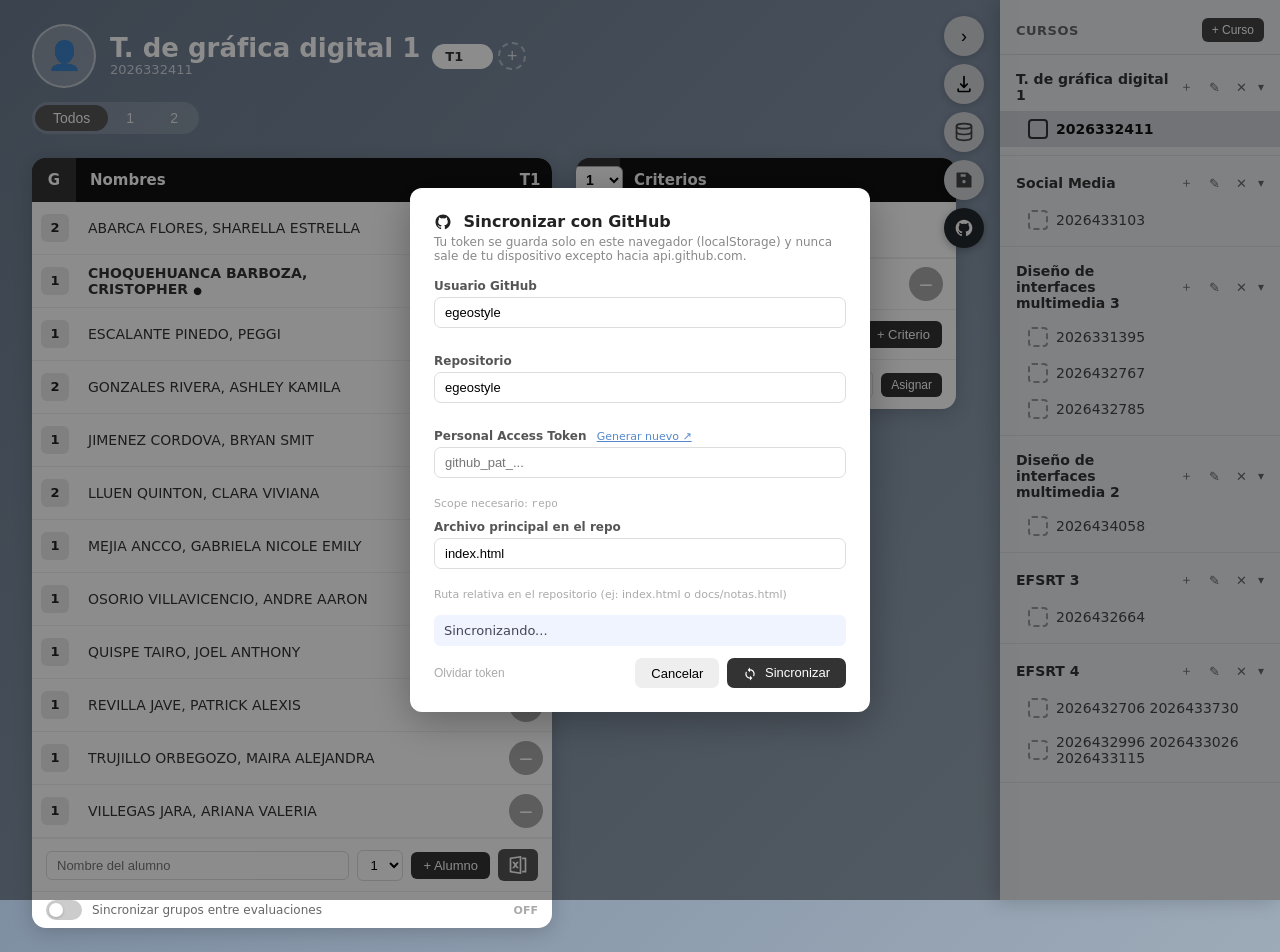
<file: index.html>
<html lang="es"><head>
<meta charset="UTF-8">
<meta name="viewport" content="width=device-width, initial-scale=1.0">
<title>E.George Notas</title>
<style>
  * { box-sizing: border-box; margin: 0; padding: 0; }
  body {
    font-family: 'Segoe UI', system-ui, sans-serif;
    background: linear-gradient(135deg, #6b7a8d 0%, #8494a7 50%, #9daab8 100%);
    min-height: 100vh; color: #222;
  }

  /* ── SIDEBAR ── */
  #sidebar {
    position: fixed; top: 0; right: 0;
    width: 280px; height: 100vh;
    background: #e8eaed; box-shadow: -4px 0 20px rgba(0,0,0,.2);
    transform: translateX(100%); transition: transform .3s ease;
    z-index: 100; overflow-y: auto; display: flex; flex-direction: column;
  }
  #sidebar.open { transform: translateX(0); }
  #sidebar-header {
    padding: 18px 16px 12px;
    display: flex; align-items: center; justify-content: space-between;
    border-bottom: 1px solid #d0d3d8;
  }
  #sidebar-header span { font-size: 13px; color: #666; font-weight: 600; letter-spacing: .5px; text-transform: uppercase; }
  #btn-add-course { background: #444; color: #fff; border: none; border-radius: 6px; padding: 5px 10px; font-size: 12px; cursor: pointer; }
  #btn-add-course:hover { background: #222; }
  .course-group { padding: 8px 0; border-bottom: 1px solid #d8dade; }
  .course-group-header { display: flex; align-items: center; justify-content: space-between; padding: 8px 16px; cursor: pointer; user-select: none; }
  .course-group-header:hover { background: #dde0e5; }
  .course-group-name { font-weight: 600; font-size: 14px; color: #333; }
  .course-group-arrow { font-size: 12px; color: #666; transition: transform .2s; }
  .course-group-arrow.collapsed { transform: rotate(-90deg); }
  .course-group-actions { display: flex; gap: 6px; align-items: center; }
  .group-edit-btn, .group-add-btn, .group-del-btn { background: none; border: none; cursor: pointer; font-size: 13px; padding: 2px 5px; border-radius: 4px; color: #666; }
  .group-edit-btn:hover { background: #c8cbd0; color: #333; }
  .group-add-btn:hover { background: #b8e4b8; color: #2a7a2a; }
  .group-del-btn:hover { background: #f4c0c0; color: #a00; }
  .subcourses { list-style: none; }
  .subcourse-item { display: flex; align-items: center; gap: 8px; padding: 8px 16px 8px 28px; cursor: pointer; font-size: 14px; color: #444; }
  .subcourse-item:hover { background: #d8dbe0; }
  .subcourse-item.active { background: #cdd0d8; font-weight: 600; color: #111; }
  .subcourse-item .sc-icon { width: 20px; height: 20px; border: 2px dashed #999; border-radius: 4px; flex-shrink: 0; }
  .subcourse-item.active .sc-icon { border-color: #333; border-style: solid; }
  .subcourse-item .sc-name { flex: 1; }
  .subcourse-item .sc-actions { display: none; gap: 4px; }
  .subcourse-item:hover .sc-actions { display: flex; }
  .sc-actions button { background: none; border: none; cursor: pointer; font-size: 12px; padding: 2px 4px; border-radius: 3px; color: #666; }
  .sc-actions button:hover { background: #bcc0c8; }

  /* ── TOGGLE ── */
  #floating-btns {
    position: fixed; top: 16px; right: 16px;
    display: flex; flex-direction: column; gap: 8px;
    z-index: 200; transition: right .3s ease;
  }
  #floating-btns.sidebar-open { right: 296px; }

  #toggle-sidebar {
    width: 40px; height: 40px; background: #d0d3d8; border: none; border-radius: 50%;
    cursor: pointer; font-size: 18px; display: flex; align-items: center; justify-content: center;
    box-shadow: 0 2px 8px rgba(0,0,0,.2); transition: background .2s;
  }
  #toggle-sidebar:hover { background: #bec2ca; }

  #btn-global-pdf {
    width: 40px; height: 40px; background: #d0d3d8; border: none; border-radius: 50%;
    cursor: pointer; font-size: 17px;
    display: flex; align-items: center; justify-content: center;
    box-shadow: 0 2px 8px rgba(0,0,0,.2);
    transition: background .2s, transform .1s;
  }
  #btn-global-pdf:hover { background: #bec2ca; transform: scale(1.08); }
  #btn-global-pdf:active { transform: scale(.94); }

  #btn-db {
    width: 40px; height: 40px; background: #d0d3d8; border: none; border-radius: 50%;
    cursor: pointer; display: flex; align-items: center; justify-content: center;
    box-shadow: 0 2px 8px rgba(0,0,0,.2); transition: background .2s, transform .1s;
    color: #444;
  }
  #btn-db:hover { background: #bec2ca; transform: scale(1.08); }
  #btn-db:active { transform: scale(.94); }

  #btn-save-float {
    width: 40px; height: 40px; background: #d0d3d8; border: none; border-radius: 50%;
    cursor: pointer; display: flex; align-items: center; justify-content: center;
    box-shadow: 0 2px 8px rgba(0,0,0,.2); transition: background .2s, transform .1s;
    color: #444;
  }
  #btn-save-float:hover { background: #bec2ca; transform: scale(1.08); }
  #btn-save-float:active { transform: scale(.94); }

  #btn-github {
    width: 40px; height: 40px; background: #24292e; border: none; border-radius: 50%;
    cursor: pointer; display: flex; align-items: center; justify-content: center;
    box-shadow: 0 2px 8px rgba(0,0,0,.3); transition: background .2s, transform .1s;
    color: #fff;
  }
  #btn-github:hover { background: #444d56; transform: scale(1.08); }
  #btn-github:active { transform: scale(.94); }
  #btn-github.syncing { animation: gh-pulse 1s infinite; }
  #btn-github.success { background: #2ea44f; }
  #btn-github.error   { background: #c00; }
  @keyframes gh-pulse { 0%,100%{opacity:1} 50%{opacity:.4} }

  /* ── MAIN ── */
  #main { padding: 24px 80px 24px 32px; min-height: 100vh; }

  /* ── AVATAR ── */
  #avatar-wrap {
    position: relative; flex-shrink: 0;
    width: 64px; height: 64px;
  }
  #avatar-circle {
    width: 64px; height: 64px; border-radius: 50%;
    background: rgba(255,255,255,.22);
    border: 2.5px solid rgba(255,255,255,.45);
    overflow: hidden; cursor: pointer;
    display: flex; align-items: center; justify-content: center;
    transition: border-color .2s, box-shadow .2s;
    position: relative;
  }
  #avatar-circle:hover { border-color: #fff; box-shadow: 0 0 0 3px rgba(255,255,255,.2); }
  #avatar-circle img {
    width: 100%; height: 100%; object-fit: cover; display: block;
  }
  #avatar-placeholder {
    font-size: 28px; line-height: 1; color: rgba(255,255,255,.7);
    user-select: none;
  }
  /* Hover overlay on avatar */
  #avatar-circle::after {
    content: '📷';
    position: absolute; inset: 0;
    background: rgba(0,0,0,.45);
    display: flex; align-items: center; justify-content: center;
    font-size: 20px; border-radius: 50%;
    opacity: 0; transition: opacity .2s;
    display: flex; align-items: center; justify-content: center;
  }
  #avatar-circle:hover::after { opacity: 1; }
  /* Delete button on avatar */
  #avatar-del {
    position: absolute; top: -3px; right: -3px;
    width: 20px; height: 20px; border-radius: 50%;
    background: #e05050; border: 2px solid #fff;
    color: #fff; font-size: 11px; font-weight: 700;
    cursor: pointer; display: none;
    align-items: center; justify-content: center;
    line-height: 1; padding: 0;
    box-shadow: 0 1px 4px rgba(0,0,0,.3);
    transition: background .15s;
  }
  #avatar-del:hover { background: #c00; }
  #avatar-wrap:hover #avatar-del { display: flex; }
  #avatar-input { display: none; }

  /* ── TITLE BLOCK (avatar + course name lines) ── */
  #title-block {
    display: flex; align-items: center; gap: 14px; flex-shrink: 0;
  }
  #title-text { display: flex; flex-direction: column; }

  /* ── HEADER ROW: title-block + eval tabs + icon toolbar all in one line ── */
  #header-row {
    display: flex; align-items: center; gap: 12px;
    margin-bottom: 14px; flex-wrap: wrap;
  }
  .page-title-small { font-size: 26px; font-weight: 700; color: #fff; white-space: nowrap; line-height: 1.1; }
  .page-title { font-size: 13px; color: rgba(255,255,255,.7); margin-bottom: 1px;
     }

  /* ── EVALUATION TABS ── */
  #eval-tabs-row {
    display: flex; align-items: center; gap: 5px; flex-wrap: wrap; flex: 1;
  }
  .eval-tab {
    display: flex; align-items: center; gap: 3px;
    padding: 5px 13px; border-radius: 20px; border: none;
    background: rgba(255,255,255,.18); color: rgba(255,255,255,.85);
    font-size: 13px; font-weight: 600; cursor: pointer;
    transition: background .15s;
  }
  .eval-tab:hover { background: rgba(255,255,255,.3); }
  .eval-tab.active { background: #fff; color: #333; }
  .eval-tab .et-rename {
    opacity: 0; font-size: 11px; padding: 0 2px; background: none; border: none;
    cursor: pointer; color: inherit; margin-left: 1px; transition: opacity .15s;
  }
  .eval-tab:hover .et-rename { opacity: .6; }
  .eval-tab .et-rename:hover { opacity: 1 !important; }
  .eval-tab .et-del {
    opacity: 0; font-size: 13px; padding: 0 2px; background: none; border: none;
    cursor: pointer; color: inherit; margin-left: 1px; transition: opacity .15s;
  }
  .eval-tab:hover .et-del { opacity: .5; }
  .eval-tab .et-del:hover { opacity: 1 !important; color: #e05050; }
  #btn-add-eval {
    width: 28px; height: 28px; border-radius: 50%;
    border: 2px dashed rgba(255,255,255,.45);
    background: none; color: rgba(255,255,255,.75); font-size: 18px; line-height: 1;
    cursor: pointer; display: flex; align-items: center; justify-content: center;
    transition: border-color .15s, color .15s, background .15s; flex-shrink: 0;
  }
  #btn-add-eval:hover { border-color: #fff; color: #fff; background: rgba(255,255,255,.12); }

  /* ── TOOLBAR — icon-only buttons ── */
  #toolbar { display: none; gap: 4px; align-items: center; flex-shrink: 0; }
  #toolbar.visible { display: flex; }
  .toolbar-btn {
    width: 36px; height: 36px; border: none; border-radius: 10px;
    font-size: 17px; cursor: pointer; display: flex; align-items: center; justify-content: center;
    transition: background .15s, transform .1s; position: relative;
  }
  .toolbar-btn:active { transform: scale(.92); }
  /* Tooltip */
  .toolbar-btn::after {
    content: attr(title);
    position: absolute; bottom: -30px; left: 50%; transform: translateX(-50%);
    background: rgba(0,0,0,.75); color: #fff; font-size: 11px; font-weight: 500;
    padding: 3px 7px; border-radius: 5px; white-space: nowrap;
    opacity: 0; pointer-events: none; transition: opacity .15s; z-index: 50;
  }
  .toolbar-btn:hover::after { opacity: 1; }
  .btn-edit-mode { background: rgba(255,255,255,.22); color: #fff; }
  .btn-edit-mode:hover { background: rgba(255,255,255,.38); }
  .btn-edit-mode.active { background: #f0a500; color: #fff; }
  .btn-pdf  { background: rgba(255,255,255,.22); color: #fff; }
  .btn-pdf:hover { background: rgba(255,255,255,.38); }
  .btn-save { background: rgba(255,255,255,.22); color: #fff; }
  .btn-save:hover { background: rgba(255,255,255,.38); }

  /* ── GROUP TABS ── */
  #group-tabs {
    display: flex; background: rgba(255,255,255,.15); border-radius: 20px;
    padding: 3px; width: fit-content; margin-bottom: 24px;
  }
  .gtab {
    padding: 5px 18px; border-radius: 16px; border: none;
    background: none; color: rgba(255,255,255,.8); font-size: 14px;
    cursor: pointer; font-weight: 500; transition: background .15s;
  }
  .gtab.active { background: #555; color: #fff; }
  .gtab:hover:not(.active) { background: rgba(255,255,255,.15); }

  /* ── TABLES ── */
  #tables-area { display: flex; gap: 24px; align-items: flex-start; flex-wrap: wrap; }
  .card { background: #fff; border-radius: 14px; overflow: hidden; box-shadow: 0 4px 20px rgba(0,0,0,.18); }
  #student-card { min-width: 420px; max-width: 520px; flex: 1; }
  .card-header { background: #111; color: #fff; display: flex; align-items: center; padding: 0; }
  .card-header-badge { width: 44px; height: 44px; display: flex; align-items: center; justify-content: center; font-weight: 700; font-size: 15px; background: #333; flex-shrink: 0; }
  .card-header-title { flex: 1; padding: 0 14px; font-weight: 700; font-size: 15px; }
  .card-header-right { width: 44px; height: 44px; display: flex; align-items: center; justify-content: center; font-weight: 700; font-size: 15px; }

  #student-table { width: 100%; border-collapse: collapse; }
  #student-table tbody tr { border-bottom: 1px solid #f0f0f0; transition: background .1s; }
  #student-table tbody tr:hover { background: #f7f8fa; }
  #student-table tbody tr.drag-over { background: #e3eeff; border-top: 2px solid #5588ff; }
  #student-table tbody tr.dragging { opacity: .4; }

  .td-drag { width: 28px; text-align: center; padding: 9px 2px; cursor: grab; color: #ccc; font-size: 16px; user-select: none; display: none; }
  .edit-mode .td-drag { display: table-cell; }
  .td-group { width: 46px; text-align: center; padding: 9px 6px; }
  .td-group span { display: inline-block; background: #e8e9eb; border-radius: 6px; width: 28px; height: 28px; line-height: 28px; text-align: center; font-size: 13px; font-weight: 600; }
  .td-name { padding: 9px 10px; font-size: 14px; color: #333; }
  .td-note { width: 52px; text-align: center; padding: 9px 6px; }
  .note-badge { display: inline-flex; align-items: center; justify-content: center; width: 34px; height: 34px; border-radius: 50%; font-size: 13px; font-weight: 700; color: #fff; }
  .note-badge.red   { background: #e07070; }
  .note-badge.green { background: #6bbf6b; }
  .note-badge.gray  { background: #aaa; }
  /* ── ACTION BUTTONS (per student row) ── */
  .td-actions {
    width: 80px; padding: 4px 6px; text-align: right;
    display: flex; align-items: center; justify-content: flex-end; gap: 3px;
  }
  .student-action-btn {
    background: none; border: none; cursor: pointer;
    font-size: 13px; padding: 3px 4px; border-radius: 4px;
    opacity: 0; transition: opacity .15s, background .1s;
    line-height: 1; flex-shrink: 0;
  }
  #student-table tbody tr:hover .student-action-btn { opacity: 1; }
  .btn-warn  { color: #e07000; }
  .btn-warn:hover  { background: #fff0d8; }
  .btn-warn.active { opacity: 1 !important; color: #c05000; }
  .btn-info  { color: #5588cc; }
  .btn-info:hover  { background: #ddeeff; }
  .btn-del-student { color: #cc4444; }
  .btn-del-student:hover { background: #ffe0e0; }

  /* Warning row — subtle left border only, no heavy background */
  #student-table tbody tr.row-warned { border-left: 3px solid #e07000; }

  /* ── SYNC GROUP TOGGLE ── */
  #sync-group-bar {
    padding: 8px 14px; border-top: 1px solid #eee;
    display: flex; align-items: center; gap: 10px;
    font-size: 12px; color: #666;
  }
  #sync-group-toggle {
    position: relative; width: 36px; height: 20px; flex-shrink: 0;
    cursor: pointer;
  }
  #sync-group-toggle input { opacity: 0; width: 0; height: 0; }
  .sync-slider {
    position: absolute; inset: 0; border-radius: 20px;
    background: #ccc; transition: background .2s;
  }
  .sync-slider::before {
    content: ''; position: absolute;
    width: 14px; height: 14px; border-radius: 50%;
    background: #fff; top: 3px; left: 3px;
    transition: transform .2s; box-shadow: 0 1px 3px rgba(0,0,0,.2);
  }
  #sync-group-toggle input:checked + .sync-slider { background: #5a9a5a; }
  #sync-group-toggle input:checked + .sync-slider::before { transform: translateX(16px); }

  /* ── DELEGATE SECTION ── */
  #delegate-section {
    padding: 10px 14px; border-top: 1px solid #eee;
    display: flex; align-items: center; gap: 8px; flex-wrap: wrap;
  }
  #delegate-section label { font-size: 12px; color: #666; font-weight: 600; white-space: nowrap; }
  #delegate-select {
    flex: 1; border: 1px solid #ddd; border-radius: 6px;
    padding: 5px 8px; font-size: 13px; background: #fff; outline: none; cursor: pointer;
    min-width: 120px;
  }
  #delegate-select:focus { border-color: #888; }
  #btn-set-delegate {
    background: #333; color: #fff; border: none; border-radius: 6px;
    padding: 5px 10px; font-size: 12px; cursor: pointer; white-space: nowrap;
  }
  #btn-set-delegate:hover { background: #111; }

  .card-footer { padding: 10px 14px; border-top: 1px solid #eee; display: flex; gap: 8px; align-items: center; }
  .card-footer input { border: 1px solid #ddd; border-radius: 6px; padding: 6px 10px; font-size: 13px; flex: 1; outline: none; }
  .card-footer input:focus { border-color: #888; }
  .card-footer select { border: 1px solid #ddd; border-radius: 6px; padding: 6px 8px; font-size: 13px; background: #fff; cursor: pointer; outline: none; }
  .btn-add { background: #333; color: #fff; border: none; border-radius: 6px; padding: 6px 12px; font-size: 13px; cursor: pointer; white-space: nowrap; }
  .btn-add:hover { background: #111; }
  .btn-import { background: #555; color: #fff; border: none; border-radius: 6px; padding: 6px 10px; font-size: 15px; cursor: pointer; flex-shrink: 0; }
  .btn-import:hover { background: #333; }

  /* ── CRITERIA CARD ── */
  #criteria-card { min-width: 300px; max-width: 380px; }
  #criteria-table { width: 100%; border-collapse: collapse; }
  #criteria-table tbody tr { border-bottom: 1px solid #f0f0f0; }
  #criteria-table tbody tr:hover { background: #f7f8fa; }
  .td-criteria-name { padding: 11px 14px; font-size: 14px; color: #333; }
  .td-criteria-name.final { font-weight: 700; }
  .td-criteria-score { width: 60px; text-align: center; padding: 8px 10px; }
  .criteria-score-input { width: 40px; height: 34px; border: 1.5px solid #ddd; border-radius: 50%; text-align: center; font-size: 13px; font-weight: 700; outline: none; background: #f4f4f4; color: #444; appearance: textfield; -moz-appearance: textfield; }
  .criteria-score-input::-webkit-outer-spin-button, .criteria-score-input::-webkit-inner-spin-button { -webkit-appearance: none; }
  .criteria-score-input:focus { border-color: #888; background: #fff; }
  .criteria-footer { padding: 10px 14px; border-top: 1px solid #eee; display: flex; gap: 8px; align-items: center; }
  .criteria-footer input { border: 1px solid #ddd; border-radius: 6px; padding: 6px 10px; font-size: 13px; flex: 1; outline: none; }
  .criteria-footer input:focus { border-color: #888; }
  #criteria-group-select { border: 1.5px solid #aaa; border-radius: 6px; padding: 4px 8px; font-size: 14px; font-weight: 700; background: #fff; cursor: pointer; outline: none; min-width: 50px; }

  /* ── MODALS ── */
  .modal-overlay { display: none; position: fixed; inset: 0; background: rgba(0,0,0,.45); z-index: 500; align-items: center; justify-content: center; }
  .modal-overlay.show { display: flex; }
  .modal { background: #fff; border-radius: 12px; padding: 24px; min-width: 320px; box-shadow: 0 8px 40px rgba(0,0,0,.3); }
  .modal h3 { margin-bottom: 14px; font-size: 16px; }
  .modal input { width: 100%; border: 1.5px solid #ddd; border-radius: 7px; padding: 8px 12px; font-size: 14px; outline: none; margin-bottom: 16px; }
  .modal input:focus { border-color: #555; }
  .modal-actions { display: flex; gap: 8px; justify-content: flex-end; }
  .btn-cancel { background: #eee; border: none; border-radius: 7px; padding: 7px 16px; font-size: 13px; cursor: pointer; }
  .btn-cancel:hover { background: #ddd; }
  .btn-confirm { background: #333; color: #fff; border: none; border-radius: 7px; padding: 7px 16px; font-size: 13px; cursor: pointer; }
  .btn-confirm:hover { background: #111; }

  .empty-state { text-align: center; padding: 32px; color: rgba(255,255,255,.6); font-size: 14px; }
  #edit-mode-banner { display: none; background: #f0a500; color: #fff; padding: 6px 14px; border-radius: 8px; font-size: 13px; font-weight: 600; margin-bottom: 10px; }
  #edit-mode-banner.visible { display: block; }


  /* ── LOGIN ── */
  #login-screen {
    position: fixed; inset: 0; z-index: 9999;
    background: linear-gradient(135deg, #6b7a8d 0%, #8494a7 50%, #9daab8 100%);
    display: flex; align-items: center; justify-content: center;
  }
  #login-box {
    background: #fff; border-radius: 18px; padding: 40px 36px; width: 320px;
    box-shadow: 0 12px 48px rgba(0,0,0,.25);
    display: flex; flex-direction: column; align-items: center;
  }
  #login-box .login-icon {
    width: 64px; height: 64px; border-radius: 50%;
    background: linear-gradient(135deg,#6b7a8d,#9daab8);
    display: flex; align-items: center; justify-content: center; margin-bottom: 18px;
  }
  #login-box h2 { font-size: 20px; font-weight: 700; color: #222; margin-bottom: 4px; }
  #login-box p  { font-size: 13px; color: #aaa; margin-bottom: 22px; }
  .login-field { width: 100%; margin-bottom: 12px; }
  .login-field label { font-size: 12px; font-weight: 600; color: #555; display: block; margin-bottom: 5px; }
  .login-field input {
    width: 100%; border: 1.5px solid #ddd; border-radius: 8px;
    padding: 10px 12px; font-size: 14px; outline: none; box-sizing: border-box;
    transition: border-color .2s;
  }
  .login-field input:focus { border-color: #8494a7; }
  #login-error { font-size: 12px; color: #c00; min-height: 16px; margin-bottom: 10px; text-align: center; width: 100%; }
  #login-btn {
    width: 100%; padding: 11px; border: none; border-radius: 8px;
    background: linear-gradient(135deg,#6b7a8d,#8494a7);
    color: #fff; font-size: 15px; font-weight: 700; cursor: pointer;
    transition: opacity .2s;
  }
  #login-btn:hover { opacity: .88; }

  /* ── SEPARATOR ROW ── */
  #student-table tbody tr.sep-row td {
    height: 6px; padding: 0; background: #111; border: none; pointer-events: none;
  }
  #student-table tbody tr.sep-row { cursor: default; }
  .sep-del-btn {
    background: none; border: none; cursor: pointer;
    color: #fff; font-size: 13px; opacity: 0;
    transition: opacity .15s; padding: 0 4px; pointer-events: all;
  }
  #student-table tbody tr.sep-row:hover .sep-del-btn { opacity: .7; }
  #student-table tbody tr.sep-row:hover td { background: #333; }
  .td-sep-del { pointer-events: all !important; text-align: center; }
  .btn-add-sep { background: rgba(255,255,255,.22); color: #fff; }
  .btn-add-sep:hover { background: rgba(255,255,255,.38); }
  @media (max-width: 700px) {
    #main { padding: 16px 16px 100px 16px; }
    #student-card, #criteria-card { min-width: unset; width: 100%; }
    #sidebar { width: 100%; }
    /* Card footer wraps on mobile so + Alumno and import button are visible */
    .card-footer { flex-wrap: wrap; }
    .card-footer input { min-width: 0; }
    /* Floating buttons → bottom bar on mobile */
    #floating-btns {
      top: auto !important; bottom: 0 !important;
      right: 0 !important; left: 0 !important;
      width: 100%; flex-direction: row !important;
      justify-content: space-evenly; align-items: center;
      background: rgba(232,234,237,.97);
      backdrop-filter: blur(8px);
      padding: 8px 8px calc(8px + env(safe-area-inset-bottom));
      border-top: 1px solid #d0d3d8; border-radius: 0;
      box-shadow: 0 -2px 12px rgba(0,0,0,.15); z-index: 300; gap: 0;
    }
    #floating-btns.sidebar-open { right: 0 !important; }
    #floating-btns button { box-shadow: none; background: rgba(0,0,0,.07) !important; border-radius: 12px !important; }
    #floating-btns #btn-github { background: #24292e !important; }
    .toolbar-btn::after { display: none; }
  }
</style>
<script>window.__SAVED_STATE__={"courses":[{"id":"g_1783822608721","name":"T. de gráfica digital 1","expanded":true,"sub":[{"id":"sc_1783822615778","name":"2026332411"}]},{"id":"g_1783822683692","name":"Social Media","expanded":true,"sub":[{"id":"sc_1783822693216","name":"2026433103"}]},{"id":"g_1783822746332","name":"Diseño de interfaces multimedia 3","expanded":true,"sub":[{"id":"sc_1783822754078","name":"2026331395"},{"id":"sc_1783822855898","name":"2026432767"},{"id":"sc_1783822946987","name":"2026432785"}]},{"id":"g_1783823042210","name":"Diseño de interfaces multimedia 2","expanded":true,"sub":[{"id":"sc_1783823053471","name":"2026434058"}]},{"id":"g_1783823148097","name":"EFSRT 3","expanded":true,"sub":[{"id":"sc_1783823155926","name":"2026432664"}]},{"id":"g_1783823183556","name":"EFSRT 4","expanded":true,"sub":[{"id":"sc_1783823191957","name":"2026432706 2026433730"},{"id":"sc_1783823221080","name":"2026432996 2026433026 2026433115"}]}],"data":{"c1.1":{"students":[{"id":"st_demo_0","name":"Ana García","group":1,"comment":"","warned":false,"evalGroups":{}},{"id":"st_demo_1","name":"Luis Pérez","group":3,"comment":"","warned":false,"evalGroups":{}},{"id":"st_demo_2","name":"María Rodríguez","group":2,"comment":"","warned":false,"evalGroups":{}},{"id":"st_demo_3","name":"Carlos López","group":2,"comment":"","warned":false,"evalGroups":{}},{"id":"st_demo_4","name":"Sofía Martínez","group":2,"comment":"","warned":false,"evalGroups":{}},{"id":"st_demo_5","name":"Diego Fernández","group":3,"comment":"","warned":false,"evalGroups":{}},{"id":"st_demo_6","name":"Laura Sánchez","group":4,"comment":"","warned":false,"evalGroups":{}},{"id":"st_demo_7","name":"Andrés Torres","group":2,"comment":"","warned":false,"evalGroups":{}},{"id":"st_demo_8","name":"Valentina Gómez","group":3,"comment":"","warned":false,"evalGroups":{}},{"id":"st_demo_9","name":"Juan Ramírez","group":1,"comment":"","warned":false,"evalGroups":{}},{"id":"st_demo_10","name":"Isabella Díaz","group":4,"comment":"","warned":false,"evalGroups":{}},{"id":"st_demo_11","name":"Sebastián Reyes","group":5,"comment":"","warned":false,"evalGroups":{}},{"id":"st_demo_12","name":"Camila Castro","group":5,"comment":"","warned":false,"evalGroups":{}},{"id":"st_demo_13","name":"Mateo Vargas","group":5,"comment":"","warned":false,"evalGroups":{}},{"id":"st_demo_14","name":"Luciana Morales","group":1,"comment":"","warned":false,"evalGroups":{}}],"evals":[{"id":"ev_17833406563620.1905435423733094","name":"T1","criteria":[{"id":"cr1","name":"Criterio 1"},{"id":"cr2","name":"Criterio 2"},{"id":"cr3","name":"Participación"},{"id":"cr4","name":"Examen Final"}],"groupScores":{"1":{},"4":{}}}],"activeEvalIdx":0,"syncGroups":false,"delegateId":null},"sc_1783340737372":{"students":[{"id":"st_17833408539010.3864992341640101","name":"ABARCA FLORES, SHARELLA ESTRELLA","group":1,"comment":"","warned":false,"evalGroups":{}},{"id":"st_17833408539010.12791070109039726","name":"CHOQUEHUANCA BARBOZA, CRISTOPHER","group":1,"comment":"","warned":false,"evalGroups":{}},{"id":"st_17833408539010.6091218732219371","name":"ESCALANTE PINEDO, PEGGI","group":1,"comment":"","warned":false,"evalGroups":{}},{"id":"st_17833408539010.819694687312071","name":"GONZALES RIVERA, ASHLEY KAMILA","group":1,"comment":"","warned":false,"evalGroups":{}},{"id":"st_17833408539010.7549106277719974","name":"JIMENEZ CORDOVA, BRYAN SMIT","group":1,"comment":"","warned":false,"evalGroups":{}},{"id":"st_17833408539010.03900741548918529","name":"LLUEN QUINTON, CLARA VIVIANA","group":1,"comment":"","warned":false,"evalGroups":{}},{"id":"st_17833408539010.02442922745889431","name":"MEJIA ANCCO, GABRIELA NICOLE EMILY","group":1,"comment":"","warned":false,"evalGroups":{}},{"id":"st_17833408539010.05813502630976375","name":"OSORIO VILLAVICENCIO, ANDRE AARON","group":1,"comment":"","warned":false,"evalGroups":{}},{"id":"st_17833408539010.8535116100040426","name":"QUISPE TAIRO, JOEL ANTHONY","group":1,"comment":"","warned":false,"evalGroups":{}},{"id":"st_17833408539010.0754104141661952","name":"REVILLA JAVE, PATRICK ALEXIS","group":1,"comment":"","warned":false,"evalGroups":{}},{"id":"st_17833408539010.7911665056678269","name":"TRUJILLO ORBEGOZO, MAIRA ALEJANDRA","group":1,"comment":"","warned":false,"evalGroups":{}},{"id":"st_17833408539010.35241147272611384","name":"VILLEGAS JARA, ARIANA VALERIA","group":1,"comment":"","warned":false,"evalGroups":{}}],"evals":[{"id":"ev_17833407407720.659072436181561","name":"T1","criteria":[],"groupScores":{"1":{},"4":{}}}],"activeEvalIdx":0,"syncGroups":false,"delegateId":"st_17833408539010.12791070109039726"},"sc_1783355827597":{"students":[{"id":"st_17833560576860.11744179393695198","name":"CHECA MARCOS, CRISTHIAN ALEXIS","group":1,"comment":"","warned":false,"evalGroups":{}},{"id":"st_17833560576860.15424699118425178","name":"MEDINA HUILCA, JEMINA ESMERALDA","group":1,"comment":"","warned":false,"evalGroups":{}},{"id":"st_17833560576860.07016169301310482","name":"MITACC YUCRA, ABRAHAM ALEXANDER","group":1,"comment":"","warned":false,"evalGroups":{}},{"id":"st_17833560576860.6939142071224472","name":"POVIS ESCOBAR, YAYOI MYRIAM","group":1,"comment":"","warned":false,"evalGroups":{}},{"id":"st_17833560576860.9253836031261515","name":"RAMOS BENDEZU, FIORELLA ARIANA","group":1,"comment":"","warned":false,"evalGroups":{}},{"id":"st_17833560576860.16085922069641945","name":"ROJAS DIAZ, CAROLINA DE LOS ANGELES","group":1,"comment":"","warned":false,"evalGroups":{}},{"id":"st_17833560576860.24961472086802028","name":"SAMAME VILLAVICENCIO, DANIEL ANTONIO","group":1,"comment":"","warned":false,"evalGroups":{}},{"id":"st_17833560576860.6383846342621623","name":"SHAPIAMA APEÑA, ARIANA LUCIA","group":1,"comment":"","warned":false,"evalGroups":{}},{"id":"st_17833560576860.775596070028938","name":"ALARCON ESTRADA, ZECIAH MARUBENY","group":1,"comment":"","warned":false,"evalGroups":{}},{"id":"st_17833560576860.6449370989607629","name":"MAYTA SALHUA, ALEJANDRA FIORELLA","group":1,"comment":"","warned":false,"evalGroups":{}}],"evals":[{"id":"ev_17833558323730.5330659417117741","name":"T1","criteria":[],"groupScores":{"1":{}}}],"activeEvalIdx":0,"syncGroups":false,"delegateId":"st_17833560576860.15424699118425178"},"sc_1783355803669":{"students":[{"id":"st_17833559432380.19806809833887606","name":"AGUILAR VASQUEZ, CESAR AGUSTO","group":1,"comment":"","warned":false,"evalGroups":{}},{"id":"st_17833559432380.13463237702517294","name":"ARMAS ALBARRAN, CRISTINA CELESTE","group":1,"comment":"","warned":false,"evalGroups":{}},{"id":"st_17833559432380.16425264331645184","name":"BECERRA INUMA, YEIKY YADHIRA DE LOS ANGELES","group":1,"comment":"","warned":false,"evalGroups":{}},{"id":"st_17833559432380.8489029045349703","name":"CARDOZA VILLAFUERTE, MATIAS ALMIR","group":1,"comment":"","warned":false,"evalGroups":{}},{"id":"st_17833559432380.7142533130614144","name":"CASTRO GIL, MARIA JULIA","group":1,"comment":"","warned":false,"evalGroups":{}},{"id":"st_17833559432380.5115413839503781","name":"CERNA VILCA, RAQUEL SARAI","group":1,"comment":"","warned":false,"evalGroups":{}},{"id":"st_17833559432380.12982018891682046","name":"CHAMPI PACHERRES, FABRIZIO ALONSO","group":1,"comment":"","warned":false,"evalGroups":{}},{"id":"st_17833559432380.7105203780281879","name":"CRUZ RONCAL, JAVIER ALEJANDRO","group":1,"comment":"","warned":false,"evalGroups":{}},{"id":"st_17833559432380.4342273294586887","name":"CUEVAS PUITIZA, JEAN POOL FRANCILES","group":1,"comment":"","warned":false,"evalGroups":{}},{"id":"st_17833559432380.6623138123696771","name":"FLORES CUZCO, DAYANA GRESSLY","group":1,"comment":"","warned":false,"evalGroups":{}},{"id":"st_17833559432380.6064287867685559","name":"GUTIERREZ RODRIGUEZ, JANIZ LIZET","group":1,"comment":"","warned":false,"evalGroups":{}},{"id":"st_17833559432380.5732603813237718","name":"MAGALLANES RODRIGUEZ, CRISTHIAN EDUARDO","group":1,"comment":"","warned":false,"evalGroups":{}},{"id":"st_17833559432380.5753149593799411","name":"MANTILLA ALVARADO, FERNANDA LIZBETH","group":1,"comment":"","warned":false,"evalGroups":{}},{"id":"st_17833559432380.24685063895058157","name":"NUÑEZ CHAVEZ, ALEJANDRA ZUAMI","group":1,"comment":"","warned":false,"evalGroups":{}},{"id":"st_17833559432380.3249941873815819","name":"OLAYA LOPEZ, HILARY NICOLL","group":1,"comment":"","warned":false,"evalGroups":{}},{"id":"st_17833559432380.5602250674188258","name":"PEÑA ZAVALETA, MARELY ROSELIN","group":1,"comment":"","warned":false,"evalGroups":{}},{"id":"st_17833559432380.5574539650676208","name":"PESANTES CARRANZA, ADRIANO DEL PIERO","group":1,"comment":"","warned":false,"evalGroups":{}},{"id":"st_17833559432380.4924737795520433","name":"RAVELLO RAMOS, JERRY MATEO","group":1,"comment":"","warned":false,"evalGroups":{}},{"id":"st_17833559432380.9182513953292412","name":"RIMARI VELASQUEZ, DANIEL ANTONIO","group":1,"comment":"","warned":false,"evalGroups":{}},{"id":"st_17833559432380.5942090652570987","name":"ROMERO ROJAS, KIARA SILVIA","group":1,"comment":"","warned":false,"evalGroups":{}},{"id":"st_17833559432380.5326493777973529","name":"SANCHEZ AGUIRRE, DANILO SEBASTIAN","group":1,"comment":"","warned":false,"evalGroups":{}},{"id":"st_17833559432380.017193889320119893","name":"TARRILLO PRADO, EMILY NAHOMI","group":1,"comment":"","warned":false,"evalGroups":{}},{"id":"st_17833559432380.2860733481662596","name":"ANDRADE DE LA CRUZ, MAICOL AARON","group":1,"comment":"","warned":false,"evalGroups":{}},{"id":"st_17833559432380.6684944668031251","name":"LOZANO SIGÜENZA, CIELO ESTRELLA","group":1,"comment":"","warned":false,"evalGroups":{}}],"evals":[{"id":"ev_17833558337650.3302151025733395","name":"T1","criteria":[],"groupScores":{"1":{}}}],"activeEvalIdx":0,"syncGroups":false,"delegateId":"st_17833559432380.4924737795520433"},"sc_1783356786673":{"students":[{"id":"st_17833568103690.13446362447136773","name":"ALVARADO VILLAR, DAFNE DAYANA","group":1,"comment":"","warned":false,"evalGroups":{}},{"id":"st_17833568103690.3532990662605715","name":"ATOCCSA CHOTON, GIANELLA LUCIA","group":1,"comment":"","warned":false,"evalGroups":{}},{"id":"st_17833568103690.8943666270647598","name":"BARDALES VILLAVICENCIO, YULY MIRTHA","group":1,"comment":"","warned":false,"evalGroups":{}},{"id":"st_17833568103690.2812561096893178","name":"BERNACHEA QUISPE, EVELYN DANIELA","group":1,"comment":"","warned":false,"evalGroups":{}},{"id":"st_17833568103690.9949048628788261","name":"CARRILLO ROLDAN, MARIA FERNANDA","group":1,"comment":"","warned":false,"evalGroups":{}},{"id":"st_17833568103690.5546822730936709","name":"DÍAZ CHACÓN, DIEGO CÉSAR","group":1,"comment":"","warned":false,"evalGroups":{}},{"id":"st_17833568103690.9676855316295074","name":"FARFAN CORDOVA, EDUARDO JOSE","group":1,"comment":"","warned":false,"evalGroups":{}},{"id":"st_17833568103690.8562996901965583","name":"GARRIDO GARCIA, JESSICA JASMINE","group":1,"comment":"","warned":false,"evalGroups":{}},{"id":"st_17833568103690.6175814207479887","name":"ITO CALIXTO, BLANCA NATSUMI","group":1,"comment":"","warned":false,"evalGroups":{}},{"id":"st_17833568103690.45025127351952277","name":"NAVARRO GRADOS, ARTURO JAVIER","group":1,"comment":"","warned":false,"evalGroups":{}},{"id":"st_17833568103690.4047318163590783","name":"PARI CRUZ, KYARA MARIA","group":1,"comment":"","warned":false,"evalGroups":{}},{"id":"st_17833568103690.6762752182393726","name":"PARIASCA VICUÑA, ANGIE MIRELLA","group":1,"comment":"","warned":false,"evalGroups":{}},{"id":"st_17833568103690.3500547502932452","name":"QUEVEDO AGUERO, ALLISÓN JAMILEY","group":1,"comment":"","warned":false,"evalGroups":{}},{"id":"st_17833568103690.09852078032393974","name":"QUISPE PRECIADO, AYMAR ARIANA","group":1,"comment":"","warned":false,"evalGroups":{}},{"id":"st_17833568103690.05499205713274702","name":"RAMIREZ PALOMINO, ASHLEY BRIGITTE","group":1,"comment":"","warned":false,"evalGroups":{}},{"id":"st_17833568103690.5291994293833264","name":"RODRIGUEZ JIMENEZ, FABIANA JOSELYN","group":1,"comment":"","warned":false,"evalGroups":{}},{"id":"st_17833568103690.0060743726070476844","name":"SOSA SANCHEZ, SARA VICTORIA","group":1,"comment":"","warned":false,"evalGroups":{}},{"id":"st_17833568103690.6347733523948764","name":"SOTELO RIVERA, ALEXANDER PAUL","group":1,"comment":"","warned":false,"evalGroups":{}},{"id":"st_17833568103690.41068848586069817","name":"TOLENTINO RUIZ, JURGEN KYLE","group":1,"comment":"","warned":false,"evalGroups":{}},{"id":"st_17833568103690.07967040584330476","name":"ZAVALETA ZAMORA, YANNELY ASTRID","group":1,"comment":"","warned":false,"evalGroups":{}},{"id":"st_17833568103690.7702045356482674","name":"BARTOLOME MANSILLA, LUZ ALISON","group":1,"comment":"","warned":false,"evalGroups":{}},{"id":"st_17833568103690.2612352920084593","name":"PINEDA LAZARO DE VELASQUE, GERALDINE LORETA","group":1,"comment":"","warned":false,"evalGroups":{}},{"id":"st_17833568103690.6618411372282665","name":"QUEVEDO DAVILA, TIFANNY AYUMÍ","group":1,"comment":"","warned":false,"evalGroups":{}}],"evals":[{"id":"ev_17833567927290.16156544486637314","name":"T1","criteria":[],"groupScores":{"1":{}}}],"activeEvalIdx":0,"syncGroups":false,"delegateId":"st_17833568103690.5546822730936709"},"sc_1783357012963":{"students":[{"id":"st_17833570264990.7519321371721656","name":"AGUADO JIMENEZ, LEONOR ANGELY","group":1,"comment":"","warned":false,"evalGroups":{}},{"id":"st_17833570264990.1363840567684378","name":"ALFARO PEÑA, KIARA STEPHANIE","group":1,"comment":"","warned":false,"evalGroups":{}},{"id":"st_17833570264990.17308034858504318","name":"ARBIETO SANCHEZ, IAN LENIN","group":1,"comment":"","warned":false,"evalGroups":{}},{"id":"st_17833570264990.7219437390353927","name":"DOMINGUEZ CUARESMA, CAROLINA XIMENA","group":1,"comment":"","warned":false,"evalGroups":{}},{"id":"st_17833570264990.9251840965389349","name":"FIGUEROA ORTIZ, RENZO SEBASTIAN","group":1,"comment":"","warned":false,"evalGroups":{}},{"id":"st_17833570264990.09600721518736899","name":"FLORES BRACAMONTE, CHARENSSE AURA ROMELIA","group":1,"comment":"","warned":false,"evalGroups":{}},{"id":"st_17833570264990.7004765903604157","name":"MENA CASTRO, MELODY ROSSE","group":1,"comment":"","warned":false,"evalGroups":{}},{"id":"st_17833570264990.206196709494607","name":"MENDOZA PAREDES, HAROLD DAVID","group":1,"comment":"","warned":false,"evalGroups":{}},{"id":"st_17833570264990.35849065848501926","name":"OSES CIERTO, ADRIANO RAUL","group":1,"comment":"","warned":false,"evalGroups":{}},{"id":"st_17833570264990.2598111762012094","name":"PARDAVE ALEJANDRO, ANA CRISTINA","group":1,"comment":"","warned":false,"evalGroups":{}},{"id":"st_17833570264990.8765473376690304","name":"SANCHEZ AGUIRRE, ALISON BRIGITTE","group":1,"comment":"","warned":false,"evalGroups":{}},{"id":"st_17833570264990.8449393244880482","name":"VEGA CERVANTES, ANA ANDREA","group":1,"comment":"","warned":false,"evalGroups":{}},{"id":"st_17833570264990.2935476076066419","name":"PEÑA CALVO, LARA MILENA","group":1,"comment":"","warned":false,"evalGroups":{}}],"evals":[{"id":"ev_17833570168500.2220594819417785","name":"T1","criteria":[],"groupScores":{"1":{}}}],"activeEvalIdx":0,"syncGroups":false,"delegateId":"st_17833570264990.09600721518736899"},"sc_1783357262100":{"students":[{"id":"st_17837808555370.2149888910091451","name":"BURGA PASTOR, SERGIO LEANDRO","group":1,"comment":"","warned":false,"evalGroups":{}},{"id":"st_17837808555370.6115527955581583","name":"CULQUE GAMBOA, CARLOS FERNANDO","group":1,"comment":"","warned":false,"evalGroups":{}},{"id":"st_17837808555370.11511852870087513","name":"ESPINOLA GARAY, ANDREA CELESTE","group":1,"comment":"","warned":false,"evalGroups":{}},{"id":"st_17837808555370.31056734938502684","name":"ESPINOLA GARAY, LUIS FERNANDO","group":1,"comment":"","warned":false,"evalGroups":{}},{"id":"st_17837808555370.35962338672026295","name":"LUNA IGLESIAS, EDDU FRANCO","group":1,"comment":"","warned":false,"evalGroups":{}},{"id":"st_17837808555370.7969890909953894","name":"ORBEGOSO COYAHUAZO, MICHEL JARID","group":1,"comment":"","warned":false,"evalGroups":{}},{"id":"st_17837808555370.03727775834437763","name":"PEREDA CAJA, FLAVIA ALEXANDRA","group":1,"comment":"","warned":false,"evalGroups":{}},{"id":"st_17837808555370.30451536206886654","name":"QUINCHO LOAYZA, BRAYAN EMIR","group":1,"comment":"","warned":false,"evalGroups":{}},{"id":"st_17837808555370.7654540814347406","name":"SOLANO QUIÑONES, ANGELA GABRIELA","group":1,"comment":"","warned":false,"evalGroups":{}}],"evals":[{"id":"ev_17833572875160.3253302730059682","name":"T1","criteria":[],"groupScores":{"1":{}}}],"activeEvalIdx":0,"syncGroups":false,"delegateId":"st_17837808555370.7654540814347406"},"sc_1783793082393":{"students":[{"id":"st_17837931464350.43167094155219976","name":"ALAYO VARGAS, PIERO ALESSANDRO","group":1,"comment":"","warned":false,"evalGroups":{}},{"id":"st_17837931464350.8505856611711885","name":"ARANA REYES, STEFANY OLENKA","group":1,"comment":"","warned":false,"evalGroups":{}},{"id":"st_17837931464350.8571885089281188","name":"AZAÑA HUAMANI, CAREN MARICIELO","group":1,"comment":"","warned":false,"evalGroups":{}},{"id":"st_17837931464350.32897968217410556","name":"CHAVEZ ALVAREZ, KEVIN ANTHONY","group":1,"comment":"","warned":false,"evalGroups":{}},{"id":"st_17837931464350.6175816133796483","name":"CONTRERAS PAREDES, JOHAN ALBERTO","group":1,"comment":"","warned":false,"evalGroups":{}},{"id":"st_17837931464350.6323269160727921","name":"CONTRERAS TORREBLANCA, CLAUDIA EDITH","group":1,"comment":"","warned":false,"evalGroups":{}},{"id":"st_17837931464350.2020927020219636","name":"CORDOVA MEJIA, JOSE ARMANDO","group":1,"comment":"","warned":false,"evalGroups":{}},{"id":"st_17837931464350.9429491294281223","name":"CUBAS ARISTA, JUAN JOSE","group":1,"comment":"","warned":false,"evalGroups":{}},{"id":"st_17837931464350.19781564716052136","name":"DAGA NORIEGA, LEYDI JAQUELYN","group":1,"comment":"","warned":false,"evalGroups":{}},{"id":"st_17837931464350.1146158038677405","name":"DIAZ CASTRILLON, TATIANA ZULEIKA","group":1,"comment":"","warned":false,"evalGroups":{}},{"id":"st_17837931464350.7120790673380334","name":"GALARRETA VILLAR, SEBASTIAN JOSUE","group":1,"comment":"","warned":false,"evalGroups":{}},{"id":"st_17837931464350.645746551125106","name":"GARCIA QUIÑONES, FIORELLA DANITZA","group":1,"comment":"","warned":false,"evalGroups":{}},{"id":"st_17837931464350.09356642174007479","name":"HIDALGO CASTILLO, SEBASTIAN ALBERTO","group":1,"comment":"","warned":false,"evalGroups":{}},{"id":"st_17837931464350.6384460785995099","name":"LOPEZ ALVARADO, JHOINER","group":1,"comment":"","warned":false,"evalGroups":{}},{"id":"st_17837931464350.2643630962082536","name":"LUNA IGLESIAS, EDDU FRANCO","group":1,"comment":"","warned":false,"evalGroups":{}},{"id":"st_17837931464350.742794927002315","name":"MACAHUACHI ROJAS, CRISTHIAN STEFANO","group":1,"comment":"","warned":false,"evalGroups":{}},{"id":"st_17837931464350.10443848591292348","name":"MENA CASTRO, SABRINA LEYDI","group":1,"comment":"","warned":false,"evalGroups":{}},{"id":"st_17837931464350.8945732205849108","name":"MENDOZA PAREDES, HAROLD DAVID","group":1,"comment":"","warned":false,"evalGroups":{}},{"id":"st_17837931464350.1855895769917848","name":"PEREDA RUBIO, MEYSY MARIFE","group":1,"comment":"","warned":false,"evalGroups":{}},{"id":"st_17837931464350.3336407186226399","name":"RONCEROS REYES, GENESIS YSAITH","group":1,"comment":"","warned":false,"evalGroups":{}},{"id":"st_17837931464350.2024135807418016","name":"VELA ESQUIVEL, AMI YADIRA","group":1,"comment":"","warned":false,"evalGroups":{}},{"id":"st_17837931464350.6962086429905624","name":"VILCARROMERO RAMOS, ROSARIO JOSELITH","group":1,"comment":"","warned":false,"evalGroups":{}},{"id":"st_17837931464350.4282807442480864","name":"HURTADO AGUADO, FERNANDO ALONSO","group":1,"comment":"","warned":false,"evalGroups":{}},{"id":"st_17837931464350.5076641328476814","name":"SERNA REMIGIO, CRISTHIAN RONNY","group":1,"comment":"","warned":false,"evalGroups":{}},{"id":"st_17837931464350.8021217449050895","name":"VIERA AGUIRRE, ANGHIE ALEJANDRA","group":1,"comment":"","warned":false,"evalGroups":{}}],"evals":[{"id":"ev_17837930840850.45965300551733046","name":"EF","criteria":[],"groupScores":{"1":{}}}],"activeEvalIdx":0,"syncGroups":false,"delegateId":"st_17837931464350.10443848591292348"},"sc_1783794779537":{"students":[{"id":"st_17837949969410.3011842878724459","name":"ALFARO PEÑA, KIARA STEPHANIE","group":1,"comment":"","warned":false,"evalGroups":{}},{"id":"st_17837949969410.8465701858560016","name":"ALVAREZ ANGELES, YARED ESTEBAN","group":1,"comment":"","warned":false,"evalGroups":{}},{"id":"st_17837949969410.0036605092526869054","name":"ARAINGA CIVICO, CARLOS ALBERTO","group":1,"comment":"","warned":false,"evalGroups":{}},{"id":"st_17837949969410.7312777444350334","name":"ARENAS SOL SOL, RENZO NEZARETH","group":1,"comment":"","warned":false,"evalGroups":{}},{"id":"st_17837949969410.17897916275126768","name":"BECERRA INUMA, YEIKY YADHIRA DE LOS ANGELES","group":1,"comment":"","warned":false,"evalGroups":{}},{"id":"st_17837949969410.7206767428585873","name":"CHERO ROJAS, JHOSIMIRY JAZMIN","group":1,"comment":"","warned":false,"evalGroups":{}},{"id":"st_17837949969410.5129723556012304","name":"CRUZ RONCAL, JAVIER ALEJANDRO","group":1,"comment":"","warned":false,"evalGroups":{}},{"id":"st_17837949969410.9740566780314093","name":"GUERRA ORTECHO, CAMILA MAZHIEL","group":1,"comment":"","warned":false,"evalGroups":{}},{"id":"st_17837949969410.43656937082262537","name":"GUTIERREZ RODRIGUEZ, JANIZ LIZET","group":1,"comment":"","warned":false,"evalGroups":{}},{"id":"st_17837949969410.8148725527426017","name":"HUAMANI PLASENCIA, TANIA LISETH","group":1,"comment":"","warned":false,"evalGroups":{}},{"id":"st_17837949969410.6782124989381719","name":"HUERTA GABINO, YESSENIA NELIA","group":1,"comment":"","warned":false,"evalGroups":{}},{"id":"st_17837949969410.2785001601700633","name":"JIBAJA MENESES, DANUSHKA FARIDE","group":1,"comment":"","warned":false,"evalGroups":{}},{"id":"st_17837949969410.9261157501288887","name":"LLANOS CHOLAN, FABIANO DEL PIERO","group":1,"comment":"","warned":false,"evalGroups":{}},{"id":"st_17837949969410.8503378673868988","name":"NEYRA LIÑAN, MARIT YAMELIN","group":1,"comment":"","warned":false,"evalGroups":{}},{"id":"st_17837949969410.9059324813914087","name":"OLAYA LOPEZ, HILARY NICOLL","group":1,"comment":"","warned":false,"evalGroups":{}},{"id":"st_17837949969410.0811545521721998","name":"SANCHEZ BOLO, MICHAEL JHORDAN","group":1,"comment":"","warned":false,"evalGroups":{}},{"id":"st_17837949969410.6359602363320777","name":"SOLANO QUIÑONES, ANGELA GABRIELA","group":1,"comment":"","warned":false,"evalGroups":{}},{"id":"st_17837949969410.29601652634276954","name":"TARRILLO PRADO, EMILY NAHOMI","group":1,"comment":"","warned":false,"evalGroups":{}},{"id":"st_17837949969410.28244863209667936","name":"RODRIGUEZ PRECIADO, BRYANT DANIEL","group":1,"comment":"","warned":false,"evalGroups":{}},{"id":"st_17837949969410.07084351014638468","name":"SERRANO CORDOVA, SEBASTIAN","group":1,"comment":"","warned":false,"evalGroups":{}},{"id":"st_1783795166388","name":"================================","group":1,"comment":"","warned":true,"evalGroups":{"ev_17837947827910.7640696741543264":999}},{"id":"st_17837952146930.581056660039806","name":"ALVARADO VILLAR, DAFNE DAYANA","group":1,"comment":"","warned":false,"evalGroups":{}},{"id":"st_17837952146930.8633576923392795","name":"ASCONA POTENCIANO, ELIDA","group":1,"comment":"","warned":false,"evalGroups":{}},{"id":"st_17837952146930.8292083129742465","name":"BARRETO RIQUEZ, STEVEN FRANCO ELMER","group":1,"comment":"","warned":false,"evalGroups":{}},{"id":"st_17837952146930.21919803502366486","name":"CABRERA ZAMBRANO, CRISMAR ANYELITH","group":1,"comment":"","warned":false,"evalGroups":{}},{"id":"st_17837952146930.9013153911450462","name":"CANCHANYA GONZALES, NILTON SAMIR","group":1,"comment":"","warned":false,"evalGroups":{}},{"id":"st_17837952146930.10453404017407131","name":"CARRASCO MONSALVE, PEDRO JOSE","group":1,"comment":"","warned":false,"evalGroups":{}},{"id":"st_17837952146930.7005510275711903","name":"CARRILLO CHOCCE, JOSE ALBERTO","group":1,"comment":"","warned":false,"evalGroups":{}},{"id":"st_17837952146930.9160732351841565","name":"COILA CUENCA, JHON VICTOR","group":1,"comment":"","warned":false,"evalGroups":{}},{"id":"st_17837952146930.1678036324099298","name":"CUYA PORTAL, FRANSHEZKA XIOMARA","group":1,"comment":"","warned":false,"evalGroups":{}},{"id":"st_17837952146930.5150118215442432","name":"DAVILA GONZALES, DALILA YAMILET","group":1,"comment":"","warned":false,"evalGroups":{}},{"id":"st_17837952146930.4854395611807012","name":"ESPINOLA GARAY, ANDREA CELESTE","group":1,"comment":"","warned":false,"evalGroups":{}},{"id":"st_17837952146930.2723241009945425","name":"ESPINOLA GARAY, LUIS FERNANDO","group":1,"comment":"","warned":false,"evalGroups":{}},{"id":"st_17837952146930.09922818308026171","name":"GARCIA VEGA, IRENKA GRAZZIA","group":1,"comment":"","warned":false,"evalGroups":{}},{"id":"st_17837952146930.9585935336674426","name":"GARRIDO GARCIA, JESSICA JASMINE","group":1,"comment":"","warned":false,"evalGroups":{}},{"id":"st_17837952146930.5643508662366739","name":"GOMEZ NUNJAR, YESSIRE NICOLLE","group":1,"comment":"","warned":false,"evalGroups":{}},{"id":"st_17837952146930.9743913776153793","name":"HURTADO APONTE, MARELYN BRENDI","group":1,"comment":"","warned":false,"evalGroups":{}},{"id":"st_17837952146930.08597108294387201","name":"LAURA SALCEDO, ARIADNA ROMINA","group":1,"comment":"","warned":false,"evalGroups":{}},{"id":"st_17837952146930.41550525095009094","name":"MARINO LAUREANO, FABIAN ANDRE","group":1,"comment":"","warned":false,"evalGroups":{}},{"id":"st_17837952146930.6192452954672258","name":"MUR REQUENA, LAURA MARIAN","group":1,"comment":"","warned":false,"evalGroups":{}},{"id":"st_17837952146930.2823071502015436","name":"PALPAN PALACIN, DIHOGO GUSTAVO","group":1,"comment":"","warned":false,"evalGroups":{}},{"id":"st_17837952146930.5609229986454907","name":"PEÑA PASTOR, MARIA GRACIA","group":1,"comment":"","warned":false,"evalGroups":{}},{"id":"st_17837952146930.3881988472516731","name":"POMA REYES, RENZO ARDASIR","group":1,"comment":"","warned":false,"evalGroups":{}},{"id":"st_17837952146930.4166519710211253","name":"RAMIREZ FLORES, NAYELI ATHANIEL","group":1,"comment":"","warned":false,"evalGroups":{}},{"id":"st_17837952146930.8618504538984195","name":"REYES GARCIA, ANA LUCIA","group":1,"comment":"","warned":false,"evalGroups":{}},{"id":"st_17837952146930.48692997018748596","name":"SALGUERO FERNANDEZ, JUANA MARIA","group":1,"comment":"","warned":false,"evalGroups":{}},{"id":"st_17837952146930.9873358745956363","name":"SHAPIAMA CATASHUNGA, LOURDES","group":1,"comment":"","warned":false,"evalGroups":{}},{"id":"st_17837952146930.8960595537586871","name":"SIMON MENDIZABAL, ISIDRO SAMUEL FELIX","group":1,"comment":"","warned":false,"evalGroups":{}},{"id":"st_17837952146930.5695052942451084","name":"SOSA SANCHEZ, SARA VICTORIA","group":1,"comment":"","warned":false,"evalGroups":{}},{"id":"st_17837952146930.33124944564284675","name":"URBANO MONTESINOS, OMAR ALFREDO","group":1,"comment":"","warned":false,"evalGroups":{}},{"id":"st_17837952146930.21061469701852398","name":"VALENZUELA CHOQUE, NICOL VALERIA","group":1,"comment":"","warned":false,"evalGroups":{}},{"id":"st_17837952146930.6286276726917277","name":"VASQUEZ GUERRERO, ADRIAN ALEXANDER","group":1,"comment":"","warned":false,"evalGroups":{}},{"id":"st_17837952146930.534723725654867","name":"VEGA BALLON, ALONSO JAVIER","group":1,"comment":"","warned":false,"evalGroups":{}},{"id":"st_17837952146930.03099547421508353","name":"YAÑEZ MORI, AYUMI HASHI","group":1,"comment":"","warned":false,"evalGroups":{}},{"id":"st_17837952146930.20945549101977445","name":"YOVERA CRUZADO, NAYELI ANAI","group":1,"comment":"","warned":false,"evalGroups":{}},{"id":"st_17837952146930.8120377182281723","name":"ZAVALETA ZAMORA, YANNELY ASTRID","group":1,"comment":"","warned":false,"evalGroups":{}},{"id":"st_17837952146930.5948421358211762","name":"PIEDRA ROMERO, GUILLERMO ENRIQUE","group":1,"comment":"","warned":false,"evalGroups":{}},{"id":"st_17837952146930.6167033043470297","name":"QUISPE COVEÑAS, CECIA ALMENDRA","group":1,"comment":"","warned":false,"evalGroups":{}}],"evals":[{"id":"ev_17837947827910.7640696741543264","name":"T1","criteria":[],"groupScores":{"1":{}}}],"activeEvalIdx":0,"syncGroups":false,"delegateId":null},"sc_1783794797233":{"students":[{"id":"st_17837953589310.521574823826929","name":"ALVARES SUNIAGA, JOSELIN DEL VALLE","group":1,"comment":"","warned":false,"evalGroups":{}},{"id":"st_17837953589310.6753721133405339","name":"ATUNCAR PISCOYA, ANDREA DANIELA","group":1,"comment":"","warned":false,"evalGroups":{}},{"id":"st_17837953589310.8915828870941263","name":"BURGA PASTOR, SERGIO LEANDRO","group":1,"comment":"","warned":false,"evalGroups":{}},{"id":"st_17837953589310.504402235917404","name":"CABRERA CASTRO, FIORELLA FRANCESCA","group":1,"comment":"","warned":false,"evalGroups":{}},{"id":"st_17837953589310.2646616292455479","name":"CALLE ROMERO, KIARA JASMIN","group":1,"comment":"","warned":false,"evalGroups":{}},{"id":"st_17837953589310.5956603334790166","name":"CHAVEZ RUIZ, JOSE JAIME","group":1,"comment":"","warned":false,"evalGroups":{}},{"id":"st_17837953589310.4869841461142973","name":"CONTRERAS LAMAS, ANITA NICOLE","group":1,"comment":"","warned":false,"evalGroups":{}},{"id":"st_17837953589310.8519827457240502","name":"CRISOLOGO CASTRO, LUCY MARITA","group":1,"comment":"","warned":false,"evalGroups":{}},{"id":"st_17837953589310.4807469233789817","name":"DIAZ RIOS, MOISES JOAO","group":1,"comment":"","warned":false,"evalGroups":{}},{"id":"st_17837953589310.3447334729374749","name":"FARFAN CORDOVA, EDUARDO JOSE","group":1,"comment":"","warned":false,"evalGroups":{}},{"id":"st_17837953589310.4371119819954016","name":"FARFAN VALVERDE, FATIMA NIEVES","group":1,"comment":"","warned":false,"evalGroups":{}},{"id":"st_17837953589310.9989483579447723","name":"GOMEZ PUJAICO, MARISOL ISABEL","group":1,"comment":"","warned":false,"evalGroups":{}},{"id":"st_17837953589310.49466456552868565","name":"GONZALES GAYTAN, ESTEFANI MARICE","group":1,"comment":"","warned":false,"evalGroups":{}},{"id":"st_17837953589310.3077635325536514","name":"MARCELO GONZALES, PIERO JULIAN","group":1,"comment":"","warned":false,"evalGroups":{}},{"id":"st_17837953589310.6791892079058743","name":"MELLO GUIVIN, LUIS ALBERTO","group":1,"comment":"","warned":false,"evalGroups":{}},{"id":"st_17837953589310.991112996845834","name":"OSORIO ASUNCION, MELISA KATHERINE","group":1,"comment":"","warned":false,"evalGroups":{}},{"id":"st_17837953589310.3221778923059646","name":"PINTADO VALDEZ, ESTHER ELIZABETH","group":1,"comment":"","warned":false,"evalGroups":{}},{"id":"st_17837953589310.6978285488053992","name":"PRETEL RIVERA, NATALY AYNEE","group":1,"comment":"","warned":false,"evalGroups":{}},{"id":"st_17837953589310.35795895311874415","name":"TAPIA MUÑOZ, VANIA NICOLLE","group":1,"comment":"","warned":false,"evalGroups":{}},{"id":"st_17837953589310.7916433307011965","name":"TORRES MAC KAY, ANDREA JIMENA","group":1,"comment":"","warned":false,"evalGroups":{}},{"id":"st_17837953589310.5214460156376013","name":"URIONA SANCHEZ, MARCIA CAROLINA","group":1,"comment":"","warned":false,"evalGroups":{}},{"id":"st_17837953589310.09000996812219075","name":"UTCAÑE GAMBINI, DENIS RODRIGO","group":1,"comment":"","warned":false,"evalGroups":{}},{"id":"st_17837953589310.7869225501301609","name":"VERA LUJAN, LUISA ALEJANDRA","group":1,"comment":"","warned":false,"evalGroups":{}},{"id":"st_17837953589310.03365614615212198","name":"GAMEZ RAMOS, BELTSASAR JHONATAN","group":1,"comment":"","warned":false,"evalGroups":{}},{"id":"st_17837953589310.08130331432087923","name":"IBAÑEZ SOTO, ALLMENDRA STEPHANNY DEL CARMEN","group":1,"comment":"","warned":false,"evalGroups":{}},{"id":"st_17837953589310.20432826612873423","name":"PAJUELO CONTRERAS, KARLY DARLINE","group":1,"comment":"","warned":false,"evalGroups":{}},{"id":"st_1783795292134","name":"================================","group":1,"comment":"","warned":true,"evalGroups":{"ev_17837947990440.09922026331158296":999}},{"id":"st_17837954489710.5198663117814889","name":"ARGOMEDO VILCA, KEITH KLEYVI","group":1,"comment":"","warned":false,"evalGroups":{}},{"id":"st_17837954489710.6215397139382832","name":"ARRUNATEGUI SANCHEZ, CARMEN ROSA","group":1,"comment":"","warned":false,"evalGroups":{}},{"id":"st_17837954489710.3039978888803364","name":"HERRERA AGUILAR, YASURI JACQUELINE","group":1,"comment":"","warned":false,"evalGroups":{}},{"id":"st_17837954489710.7101057236537932","name":"LAMA VILLACORTA, RAFAEL VALENTINO","group":1,"comment":"","warned":false,"evalGroups":{}},{"id":"st_17837954489710.7832057112523422","name":"PANDO AGUILAR, DARMA MITZUKO","group":1,"comment":"","warned":false,"evalGroups":{}},{"id":"st_17837954489710.6438361784993439","name":"SAAVEDRA CACERES, JAIR SIGFRIDO","group":1,"comment":"","warned":false,"evalGroups":{}},{"id":"st_17837954489710.5713343086905711","name":"MAYURI LONCHARICH, DAVID DANIEL ENRIQUE","group":1,"comment":"","warned":false,"evalGroups":{}},{"id":"st_1783795514355","name":"================================","group":1,"comment":"","warned":true,"evalGroups":{"ev_17837947990440.09922026331158296":999}},{"id":"st_17837955802240.2192804943697616","name":"BALDEON SANTOS, ABIGAIL DAYANA","group":1,"comment":"","warned":false,"evalGroups":{}},{"id":"st_17837955802240.9705410042516829","name":"CARDENAS MENENDEZ, ROXETTE","group":1,"comment":"","warned":false,"evalGroups":{}},{"id":"st_17837955802240.641580864085346","name":"CASTILLO MARTINEZ, ERICK HAIR","group":1,"comment":"","warned":false,"evalGroups":{}},{"id":"st_17837955802240.6425966174644543","name":"CASTRO FASANANDO, ADRIANA ZALETH","group":1,"comment":"","warned":false,"evalGroups":{}},{"id":"st_17837955802240.38587463941430356","name":"CASTRO HUARANCCA, KIRAN NISHA","group":1,"comment":"","warned":false,"evalGroups":{}},{"id":"st_17837955802240.3689442868209353","name":"CAYO BACON, MIRTHA ANDREA","group":1,"comment":"","warned":false,"evalGroups":{}},{"id":"st_17837955802240.9465162021024887","name":"DE LA CRUZ CACHAY, SAMIR ELIAS","group":1,"comment":"","warned":false,"evalGroups":{}},{"id":"st_17837955802240.5815967792418476","name":"DOMINGUEZ ROJAS, JHON LENIN","group":1,"comment":"","warned":false,"evalGroups":{}},{"id":"st_17837955802240.0860571590189716","name":"GUERRA DIAZ, ALESSANDRA CHRISTEL","group":1,"comment":"","warned":false,"evalGroups":{}},{"id":"st_17837955802240.9376928720127587","name":"MANUEL RIOS, ARIANA VALENTINA","group":1,"comment":"","warned":false,"evalGroups":{}},{"id":"st_17837955802240.9538337934505767","name":"MONTALVAN ROJAS, DANIELA EUNICE","group":1,"comment":"","warned":false,"evalGroups":{}},{"id":"st_17837955802240.9321352604062073","name":"SANCHEZ DELGADO, ORIANA TAMAR","group":1,"comment":"","warned":false,"evalGroups":{}},{"id":"st_17837955802240.20425576729442985","name":"SANTA CRUZ CONCA, ARIANA","group":1,"comment":"","warned":false,"evalGroups":{}},{"id":"st_17837955802240.5675606918293916","name":"OLIVEIRA OLIVERA, ENZO ALESSANDRO","group":1,"comment":"","warned":false,"evalGroups":{}}],"evals":[{"id":"ev_17837947990440.09922026331158296","name":"T1","criteria":[],"groupScores":{"1":{},"999":{}}}],"activeEvalIdx":0,"syncGroups":false,"delegateId":null},"sc_1783822615778":{"students":[{"id":"st_17838226328410.8264218585651429","name":"ABARCA FLORES, SHARELLA ESTRELLA","group":1,"comment":"","warned":false,"evalGroups":{"ev_17838226285210.05527841493772645":2}},{"id":"st_17838226328410.6918964307077589","name":"CHOQUEHUANCA BARBOZA, CRISTOPHER","group":1,"comment":"","warned":false,"evalGroups":{}},{"id":"st_17838226328410.8640530098646814","name":"ESCALANTE PINEDO, PEGGI","group":1,"comment":"","warned":false,"evalGroups":{}},{"id":"st_17838226328410.9965869900463579","name":"GONZALES RIVERA, ASHLEY KAMILA","group":1,"comment":"","warned":false,"evalGroups":{"ev_17838226285210.05527841493772645":2}},{"id":"st_17838226328410.12495750767708969","name":"JIMENEZ CORDOVA, BRYAN SMIT","group":1,"comment":"","warned":false,"evalGroups":{}},{"id":"st_17838226328410.7809495021104657","name":"LLUEN QUINTON, CLARA VIVIANA","group":1,"comment":"","warned":false,"evalGroups":{"ev_17838226285210.05527841493772645":2}},{"id":"st_17838226328410.17042127365219428","name":"MEJIA ANCCO, GABRIELA NICOLE EMILY","group":1,"comment":"","warned":false,"evalGroups":{}},{"id":"st_17838226328410.05763436253576226","name":"OSORIO VILLAVICENCIO, ANDRE AARON","group":1,"comment":"","warned":false,"evalGroups":{}},{"id":"st_17838226328410.6277185099479382","name":"QUISPE TAIRO, JOEL ANTHONY","group":1,"comment":"","warned":false,"evalGroups":{}},{"id":"st_17838226328410.7356830617598736","name":"REVILLA JAVE, PATRICK ALEXIS","group":1,"comment":"","warned":false,"evalGroups":{}},{"id":"st_17838226328410.6223218702994138","name":"TRUJILLO ORBEGOZO, MAIRA ALEJANDRA","group":1,"comment":"","warned":false,"evalGroups":{}},{"id":"st_17838226328410.0634516163188078","name":"VILLEGAS JARA, ARIANA VALERIA","group":1,"comment":"","warned":false,"evalGroups":{}}],"evals":[{"id":"ev_17838226285210.05527841493772645","name":"T1","criteria":[],"groupScores":{"1":{}}}],"activeEvalIdx":0,"syncGroups":false,"delegateId":"st_17838226328410.6918964307077589"},"sc_1783822693216":{"students":[{"id":"st_17838227079680.7635416033944011","name":"AGUILAR VASQUEZ, CESAR AGUSTO","group":1,"comment":"","warned":false,"evalGroups":{}},{"id":"st_17838227079680.12373286780807535","name":"ARMAS ALBARRAN, CRISTINA CELESTE","group":1,"comment":"","warned":false,"evalGroups":{}},{"id":"st_17838227079680.6564990820231453","name":"BECERRA INUMA, YEIKY YADHIRA DE LOS ANGELES","group":1,"comment":"","warned":false,"evalGroups":{}},{"id":"st_17838227079680.007111227007446597","name":"CARDOZA VILLAFUERTE, MATIAS ALMIR","group":1,"comment":"","warned":false,"evalGroups":{}},{"id":"st_17838227079680.9290014768419087","name":"CASTRO GIL, MARIA JULIA","group":1,"comment":"","warned":false,"evalGroups":{}},{"id":"st_17838227079680.7506113349587217","name":"CERNA VILCA, RAQUEL SARAI","group":1,"comment":"","warned":false,"evalGroups":{}},{"id":"st_17838227079680.10096420138915174","name":"CHAMPI PACHERRES, FABRIZIO ALONSO","group":1,"comment":"","warned":false,"evalGroups":{}},{"id":"st_17838227079680.10698651840956852","name":"CRUZ RONCAL, JAVIER ALEJANDRO","group":1,"comment":"","warned":false,"evalGroups":{}},{"id":"st_17838227079680.07835283836886409","name":"CUEVAS PUITIZA, JEAN POOL FRANCILES","group":1,"comment":"","warned":false,"evalGroups":{}},{"id":"st_17838227079680.1943693399074219","name":"FLORES CUZCO, DAYANA GRESSLY","group":1,"comment":"","warned":false,"evalGroups":{}},{"id":"st_17838227079680.3712096435076835","name":"GUTIERREZ RODRIGUEZ, JANIZ LIZET","group":1,"comment":"","warned":false,"evalGroups":{}},{"id":"st_17838227079680.9683448584824735","name":"MAGALLANES RODRIGUEZ, CRISTHIAN EDUARDO","group":1,"comment":"","warned":false,"evalGroups":{}},{"id":"st_17838227079680.41124529926234177","name":"MANTILLA ALVARADO, FERNANDA LIZBETH","group":1,"comment":"","warned":false,"evalGroups":{}},{"id":"st_17838227079680.871474142886644","name":"NUÑEZ CHAVEZ, ALEJANDRA ZUAMI","group":1,"comment":"","warned":false,"evalGroups":{}},{"id":"st_17838227079680.10263046811917331","name":"OLAYA LOPEZ, HILARY NICOLL","group":1,"comment":"","warned":false,"evalGroups":{}},{"id":"st_17838227079680.2643471929658039","name":"PEÑA ZAVALETA, MARELY ROSELIN","group":1,"comment":"","warned":false,"evalGroups":{}},{"id":"st_17838227079680.9274196241453038","name":"PESANTES CARRANZA, ADRIANO DEL PIERO","group":1,"comment":"","warned":false,"evalGroups":{}},{"id":"st_17838227079680.06270185971935593","name":"RAVELLO RAMOS, JERRY MATEO","group":1,"comment":"","warned":false,"evalGroups":{}},{"id":"st_17838227079680.45730372418158427","name":"RIMARI VELASQUEZ, DANIEL ANTONIO","group":1,"comment":"","warned":false,"evalGroups":{}},{"id":"st_17838227079680.09652884251911586","name":"ROMERO ROJAS, KIARA SILVIA","group":1,"comment":"","warned":false,"evalGroups":{}},{"id":"st_17838227079680.45914728260957094","name":"SANCHEZ AGUIRRE, DANILO SEBASTIAN","group":1,"comment":"","warned":false,"evalGroups":{}},{"id":"st_17838227079680.48423435219350464","name":"TARRILLO PRADO, EMILY NAHOMI","group":1,"comment":"","warned":false,"evalGroups":{}},{"id":"st_17838227079680.6137187903556004","name":"ANDRADE DE LA CRUZ, MAICOL AARON","group":1,"comment":"","warned":false,"evalGroups":{}},{"id":"st_17838227079680.038221707012496386","name":"LOZANO SIGÜENZA, CIELO ESTRELLA","group":1,"comment":"","warned":false,"evalGroups":{}}],"evals":[{"id":"ev_17838226947860.5827685507727088","name":"T1","criteria":[],"groupScores":{"1":{}}}],"activeEvalIdx":0,"syncGroups":false,"delegateId":"st_17838227079680.06270185971935593"},"sc_1783822754078":{"students":[{"id":"st_17838227722140.027059343769072153","name":"CHECA MARCOS, CRISTHIAN ALEXIS","group":1,"comment":"","warned":false,"evalGroups":{}},{"id":"st_17838227722140.901124334411342","name":"MEDINA HUILCA, JEMINA ESMERALDA","group":1,"comment":"","warned":false,"evalGroups":{}},{"id":"st_17838227722140.22652902065691127","name":"MITACC YUCRA, ABRAHAM ALEXANDER","group":1,"comment":"","warned":false,"evalGroups":{}},{"id":"st_17838227722140.6028433858020636","name":"POVIS ESCOBAR, YAYOI MYRIAM","group":1,"comment":"","warned":false,"evalGroups":{}},{"id":"st_17838227722140.2812166034798794","name":"RAMOS BENDEZU, FIORELLA ARIANA","group":1,"comment":"","warned":false,"evalGroups":{}},{"id":"st_17838227722140.8294925602664658","name":"ROJAS DIAZ, CAROLINA DE LOS ANGELES","group":1,"comment":"","warned":false,"evalGroups":{}},{"id":"st_17838227722140.4136120725220037","name":"SAMAME VILLAVICENCIO, DANIEL ANTONIO","group":1,"comment":"","warned":false,"evalGroups":{}},{"id":"st_17838227722140.5155085527897272","name":"SHAPIAMA APEÑA, ARIANA LUCIA","group":1,"comment":"","warned":false,"evalGroups":{}},{"id":"st_17838227722140.6540103230675236","name":"ALARCON ESTRADA, ZECIAH MARUBENY","group":1,"comment":"","warned":false,"evalGroups":{}},{"id":"st_17838227722140.2772478187842431","name":"MAYTA SALHUA, ALEJANDRA FIORELLA","group":1,"comment":"","warned":false,"evalGroups":{}}],"evals":[{"id":"ev_17838227563020.15001643063786851","name":"T1","criteria":[],"groupScores":{"1":{}}}],"activeEvalIdx":0,"syncGroups":false,"delegateId":"st_17838227722140.901124334411342"},"sc_1783822855898":{"students":[{"id":"st_17838228704260.6970840589798877","name":"ALVARADO VILLAR, DAFNE DAYANA","group":1,"comment":"","warned":false,"evalGroups":{}},{"id":"st_17838228704260.7586372229986103","name":"ATOCCSA CHOTON, GIANELLA LUCIA","group":1,"comment":"","warned":false,"evalGroups":{}},{"id":"st_17838228704260.4754170074837125","name":"BARDALES VILLAVICENCIO, YULY MIRTHA","group":1,"comment":"","warned":false,"evalGroups":{}},{"id":"st_17838228704260.4368516192412639","name":"BERNACHEA QUISPE, EVELYN DANIELA","group":1,"comment":"","warned":false,"evalGroups":{}},{"id":"st_17838228704260.7991920732114376","name":"CARRILLO ROLDAN, MARIA FERNANDA","group":1,"comment":"","warned":false,"evalGroups":{}},{"id":"st_17838228704260.3401858216785594","name":"DÍAZ CHACÓN, DIEGO CÉSAR","group":1,"comment":"","warned":false,"evalGroups":{}},{"id":"st_17838228704260.7177936713703935","name":"FARFAN CORDOVA, EDUARDO JOSE","group":1,"comment":"","warned":false,"evalGroups":{}},{"id":"st_17838228704260.8744036320635776","name":"GARRIDO GARCIA, JESSICA JASMINE","group":1,"comment":"","warned":false,"evalGroups":{}},{"id":"st_17838228704260.6738194665078472","name":"ITO CALIXTO, BLANCA NATSUMI","group":1,"comment":"","warned":false,"evalGroups":{}},{"id":"st_17838228704260.03922362894330089","name":"NAVARRO GRADOS, ARTURO JAVIER","group":1,"comment":"","warned":false,"evalGroups":{}},{"id":"st_17838228704260.701214481724369","name":"PARI CRUZ, KYARA MARIA","group":1,"comment":"","warned":false,"evalGroups":{}},{"id":"st_17838228704260.026321843258909627","name":"PARIASCA VICUÑA, ANGIE MIRELLA","group":1,"comment":"","warned":false,"evalGroups":{}},{"id":"st_17838228704260.8611547003089917","name":"QUEVEDO AGUERO, ALLISÓN JAMILEY","group":1,"comment":"","warned":false,"evalGroups":{}},{"id":"st_17838228704260.45976431080068636","name":"QUISPE PRECIADO, AYMAR ARIANA","group":1,"comment":"","warned":false,"evalGroups":{}},{"id":"st_17838228704260.39963208604499345","name":"RAMIREZ PALOMINO, ASHLEY BRIGITTE","group":1,"comment":"","warned":false,"evalGroups":{}},{"id":"st_17838228704260.4862145509797011","name":"RODRIGUEZ JIMENEZ, FABIANA JOSELYN","group":1,"comment":"","warned":false,"evalGroups":{}},{"id":"st_17838228704260.18813996327353943","name":"SOSA SANCHEZ, SARA VICTORIA","group":1,"comment":"","warned":false,"evalGroups":{}},{"id":"st_17838228704260.9290616947283659","name":"SOTELO RIVERA, ALEXANDER PAUL","group":1,"comment":"","warned":false,"evalGroups":{}},{"id":"st_17838228704260.35740812112575426","name":"TOLENTINO RUIZ, JURGEN KYLE","group":1,"comment":"","warned":false,"evalGroups":{}},{"id":"st_17838228704260.09853671390421426","name":"ZAVALETA ZAMORA, YANNELY ASTRID","group":1,"comment":"","warned":false,"evalGroups":{}},{"id":"st_17838228704260.3652816386914972","name":"BARTOLOME MANSILLA, LUZ ALISON","group":1,"comment":"","warned":false,"evalGroups":{}},{"id":"st_17838228704260.15031845902528906","name":"PINEDA LAZARO DE VELASQUE, GERALDINE LORETA","group":1,"comment":"","warned":false,"evalGroups":{}},{"id":"st_17838228704260.07405012878921102","name":"QUEVEDO DAVILA, TIFANNY AYUMÍ","group":1,"comment":"","warned":false,"evalGroups":{}}],"evals":[{"id":"ev_17838228576630.8250336651409561","name":"T1","criteria":[],"groupScores":{"1":{}}}],"activeEvalIdx":0,"syncGroups":false,"delegateId":"st_17838228704260.3401858216785594"},"sc_1783822946987":{"students":[{"id":"st_17838229595900.978886772899518","name":"BURGA PASTOR, SERGIO LEANDRO","group":1,"comment":"","warned":false,"evalGroups":{}},{"id":"st_17838229595900.5226164876232828","name":"CULQUE GAMBOA, CARLOS FERNANDO","group":1,"comment":"","warned":false,"evalGroups":{}},{"id":"st_17838229595900.17660377732466526","name":"ESPINOLA GARAY, ANDREA CELESTE","group":1,"comment":"","warned":false,"evalGroups":{}},{"id":"st_17838229595900.40922095515353163","name":"ESPINOLA GARAY, LUIS FERNANDO","group":1,"comment":"","warned":false,"evalGroups":{}},{"id":"st_17838229595900.5294803528213485","name":"LUNA IGLESIAS, EDDU FRANCO","group":1,"comment":"","warned":false,"evalGroups":{}},{"id":"st_17838229595900.004471976670050726","name":"ORBEGOSO COYAHUAZO, MICHEL JARID","group":1,"comment":"","warned":false,"evalGroups":{}},{"id":"st_17838229595900.3504624256967377","name":"PEREDA CAJA, FLAVIA ALEXANDRA","group":1,"comment":"","warned":false,"evalGroups":{}},{"id":"st_17838229595900.006785929120031731","name":"QUINCHO LOAYZA, BRAYAN EMIR","group":1,"comment":"","warned":false,"evalGroups":{}},{"id":"st_17838229595900.7522100808664645","name":"SOLANO QUIÑONES, ANGELA GABRIELA","group":1,"comment":"","warned":false,"evalGroups":{}}],"evals":[{"id":"ev_17838229491160.5536225936150095","name":"T1","criteria":[],"groupScores":{"1":{}}}],"activeEvalIdx":0,"syncGroups":false,"delegateId":"st_17838229595900.7522100808664645"},"sc_1783823053471":{"students":[{"id":"st_17838230673740.9993786415886078","name":"AGUADO JIMENEZ, LEONOR ANGELY","group":1,"comment":"","warned":false,"evalGroups":{}},{"id":"st_17838230673740.023942522000687028","name":"ALFARO PEÑA, KIARA STEPHANIE","group":1,"comment":"","warned":false,"evalGroups":{}},{"id":"st_17838230673740.3098869687447442","name":"ARBIETO SANCHEZ, IAN LENIN","group":1,"comment":"","warned":false,"evalGroups":{}},{"id":"st_17838230673740.7333434003565332","name":"DOMINGUEZ CUARESMA, CAROLINA XIMENA","group":1,"comment":"","warned":false,"evalGroups":{}},{"id":"st_17838230673740.11723364060900943","name":"FIGUEROA ORTIZ, RENZO SEBASTIAN","group":1,"comment":"","warned":false,"evalGroups":{}},{"id":"st_17838230673740.8190630457568185","name":"FLORES BRACAMONTE, CHARENSSE AURA ROMELIA","group":1,"comment":"","warned":false,"evalGroups":{}},{"id":"st_17838230673740.6645368135527258","name":"MENA CASTRO, MELODY ROSSE","group":1,"comment":"","warned":false,"evalGroups":{}},{"id":"st_17838230673740.6670165505927809","name":"MENDOZA PAREDES, HAROLD DAVID","group":1,"comment":"","warned":false,"evalGroups":{}},{"id":"st_17838230673740.8634853515477828","name":"OSES CIERTO, ADRIANO RAUL","group":1,"comment":"","warned":false,"evalGroups":{}},{"id":"st_17838230673740.5842812995346954","name":"PARDAVE ALEJANDRO, ANA CRISTINA","group":1,"comment":"","warned":false,"evalGroups":{}},{"id":"st_17838230673740.8486404795647775","name":"SANCHEZ AGUIRRE, ALISON BRIGITTE","group":1,"comment":"","warned":false,"evalGroups":{}},{"id":"st_17838230673740.050814189066607396","name":"VEGA CERVANTES, ANA ANDREA","group":1,"comment":"","warned":false,"evalGroups":{}},{"id":"st_17838230673740.519093750043472","name":"PEÑA CALVO, LARA MILENA","group":1,"comment":"","warned":false,"evalGroups":{}}],"evals":[{"id":"ev_17838230549470.2456969892076466","name":"T1","criteria":[],"groupScores":{"1":{}}}],"activeEvalIdx":0,"syncGroups":false,"delegateId":"st_17838230673740.8190630457568185"},"sc_1783823155926":{"students":[{"id":"st_17838231639310.21521695171369393","name":"ALAYO VARGAS, PIERO ALESSANDRO","group":1,"comment":"","warned":false,"evalGroups":{}},{"id":"st_17838231639310.9086524948269358","name":"ARANA REYES, STEFANY OLENKA","group":1,"comment":"","warned":false,"evalGroups":{}},{"id":"st_17838231639310.335706957469046","name":"AZAÑA HUAMANI, CAREN MARICIELO","group":1,"comment":"","warned":false,"evalGroups":{}},{"id":"st_17838231639310.26193857947677823","name":"CHAVEZ ALVAREZ, KEVIN ANTHONY","group":1,"comment":"","warned":false,"evalGroups":{}},{"id":"st_17838231639310.3039052243296435","name":"CONTRERAS PAREDES, JOHAN ALBERTO","group":1,"comment":"","warned":false,"evalGroups":{}},{"id":"st_17838231639310.10521051930150327","name":"CONTRERAS TORREBLANCA, CLAUDIA EDITH","group":1,"comment":"","warned":false,"evalGroups":{}},{"id":"st_17838231639310.03503650309671402","name":"CORDOVA MEJIA, JOSE ARMANDO","group":1,"comment":"","warned":false,"evalGroups":{}},{"id":"st_17838231639310.9854231065899363","name":"CUBAS ARISTA, JUAN JOSE","group":1,"comment":"","warned":false,"evalGroups":{}},{"id":"st_17838231639310.45604009272064083","name":"DAGA NORIEGA, LEYDI JAQUELYN","group":1,"comment":"","warned":false,"evalGroups":{}},{"id":"st_17838231639310.3133111420819922","name":"DIAZ CASTRILLON, TATIANA ZULEIKA","group":1,"comment":"","warned":false,"evalGroups":{}},{"id":"st_17838231639310.4122468306949919","name":"GALARRETA VILLAR, SEBASTIAN JOSUE","group":1,"comment":"","warned":false,"evalGroups":{}},{"id":"st_17838231639310.7613333516243208","name":"GARCIA QUIÑONES, FIORELLA DANITZA","group":1,"comment":"","warned":false,"evalGroups":{}},{"id":"st_17838231639310.26441991698987877","name":"HIDALGO CASTILLO, SEBASTIAN ALBERTO","group":1,"comment":"","warned":false,"evalGroups":{}},{"id":"st_17838231639310.5232536724199175","name":"LOPEZ ALVARADO, JHOINER","group":1,"comment":"","warned":false,"evalGroups":{}},{"id":"st_17838231639310.29031802092398706","name":"LUNA IGLESIAS, EDDU FRANCO","group":1,"comment":"","warned":false,"evalGroups":{}},{"id":"st_17838231639310.8381815383710212","name":"MACAHUACHI ROJAS, CRISTHIAN STEFANO","group":1,"comment":"","warned":false,"evalGroups":{}},{"id":"st_17838231639310.6508114309465776","name":"MENA CASTRO, SABRINA LEYDI","group":1,"comment":"","warned":false,"evalGroups":{}},{"id":"st_17838231639310.6986624544485293","name":"MENDOZA PAREDES, HAROLD DAVID","group":1,"comment":"","warned":false,"evalGroups":{}},{"id":"st_17838231639310.023978170730778126","name":"PEREDA RUBIO, MEYSY MARIFE","group":1,"comment":"","warned":false,"evalGroups":{}},{"id":"st_17838231639310.04151253546076872","name":"RONCEROS REYES, GENESIS YSAITH","group":1,"comment":"","warned":false,"evalGroups":{}},{"id":"st_17838231639310.680405185543457","name":"VELA ESQUIVEL, AMI YADIRA","group":1,"comment":"","warned":false,"evalGroups":{}},{"id":"st_17838231639310.9872664486215016","name":"VILCARROMERO RAMOS, ROSARIO JOSELITH","group":1,"comment":"","warned":false,"evalGroups":{}},{"id":"st_17838231639310.908302099562647","name":"HURTADO AGUADO, FERNANDO ALONSO","group":1,"comment":"","warned":false,"evalGroups":{}},{"id":"st_17838231639310.8365973070936414","name":"SERNA REMIGIO, CRISTHIAN RONNY","group":1,"comment":"","warned":false,"evalGroups":{}},{"id":"st_17838231639310.17147311900057016","name":"VIERA AGUIRRE, ANGHIE ALEJANDRA","group":1,"comment":"","warned":false,"evalGroups":{}}],"evals":[{"id":"ev_17838231613340.7811954648009718","name":"T1","criteria":[],"groupScores":{"1":{}}}],"activeEvalIdx":0,"syncGroups":false,"delegateId":"st_17838231639310.6508114309465776"},"sc_1783823191957":{"students":[{"id":"st_17838232088930.740790437018815","name":"ALFARO PEÑA, KIARA STEPHANIE","group":1,"comment":"","warned":false,"evalGroups":{}},{"id":"st_17838232088930.2029314137753755","name":"ALVAREZ ANGELES, YARED ESTEBAN","group":1,"comment":"","warned":false,"evalGroups":{}},{"id":"st_17838232088930.43735761162844833","name":"ARAINGA CIVICO, CARLOS ALBERTO","group":1,"comment":"","warned":false,"evalGroups":{}},{"id":"st_17838232088930.278363970474667","name":"ARENAS SOL SOL, RENZO NEZARETH","group":1,"comment":"","warned":false,"evalGroups":{}},{"id":"st_17838232088930.7246069134852995","name":"BECERRA INUMA, YEIKY YADHIRA DE LOS ANGELES","group":1,"comment":"","warned":false,"evalGroups":{}},{"id":"st_17838232088930.7322362294483038","name":"CHERO ROJAS, JHOSIMIRY JAZMIN","group":1,"comment":"","warned":false,"evalGroups":{}},{"id":"st_17838232088930.1558181983766519","name":"CRUZ RONCAL, JAVIER ALEJANDRO","group":1,"comment":"","warned":false,"evalGroups":{}},{"id":"st_17838232088930.23145621089607915","name":"GUERRA ORTECHO, CAMILA MAZHIEL","group":1,"comment":"","warned":false,"evalGroups":{}},{"id":"st_17838232088930.8606197232450686","name":"GUTIERREZ RODRIGUEZ, JANIZ LIZET","group":1,"comment":"","warned":false,"evalGroups":{}},{"id":"st_17838232088930.8005591116467972","name":"HUAMANI PLASENCIA, TANIA LISETH","group":1,"comment":"","warned":false,"evalGroups":{}},{"id":"st_17838232088930.43726825901966193","name":"HUERTA GABINO, YESSENIA NELIA","group":1,"comment":"","warned":false,"evalGroups":{}},{"id":"st_17838232088930.06867541312328285","name":"JIBAJA MENESES, DANUSHKA FARIDE","group":1,"comment":"","warned":false,"evalGroups":{}},{"id":"st_17838232088930.2409087617411163","name":"LLANOS CHOLAN, FABIANO DEL PIERO","group":1,"comment":"","warned":false,"evalGroups":{}},{"id":"st_17838232088930.524474249143722","name":"NEYRA LIÑAN, MARIT YAMELIN","group":1,"comment":"","warned":false,"evalGroups":{}},{"id":"st_17838232088930.19958041371126478","name":"OLAYA LOPEZ, HILARY NICOLL","group":1,"comment":"","warned":false,"evalGroups":{}},{"id":"st_17838232088930.5417232371424823","name":"SANCHEZ BOLO, MICHAEL JHORDAN","group":1,"comment":"","warned":false,"evalGroups":{}},{"id":"st_17838232088930.44626806323896706","name":"SOLANO QUIÑONES, ANGELA GABRIELA","group":1,"comment":"","warned":false,"evalGroups":{}},{"id":"st_17838232088930.05108102040085005","name":"TARRILLO PRADO, EMILY NAHOMI","group":1,"comment":"","warned":false,"evalGroups":{}},{"id":"st_17838232088930.8839638292246649","name":"RODRIGUEZ PRECIADO, BRYANT DANIEL","group":1,"comment":"","warned":false,"evalGroups":{}},{"id":"st_17838232088930.4262811148358163","name":"SERRANO CORDOVA, SEBASTIAN","group":1,"comment":"","warned":false,"evalGroups":{}},{"id":"sep_1784425270644","_sep":true,"comment":"","warned":false,"evalGroups":{}},{"id":"st_17838232088930.9808834061253706","name":"ALVARADO VILLAR, DAFNE DAYANA","group":1,"comment":"","warned":false,"evalGroups":{}},{"id":"st_17838232088930.6824936873846393","name":"ASCONA POTENCIANO, ELIDA","group":1,"comment":"","warned":false,"evalGroups":{}},{"id":"st_17838232088930.0580536779282419","name":"BARRETO RIQUEZ, STEVEN FRANCO ELMER","group":1,"comment":"","warned":false,"evalGroups":{}},{"id":"st_17838232088930.3657757890119032","name":"CABRERA ZAMBRANO, CRISMAR ANYELITH","group":1,"comment":"","warned":false,"evalGroups":{}},{"id":"st_17838232088930.011555218628189867","name":"CANCHANYA GONZALES, NILTON SAMIR","group":1,"comment":"","warned":false,"evalGroups":{}},{"id":"st_17838232088930.8517869209517462","name":"CARRASCO MONSALVE, PEDRO JOSE","group":1,"comment":"","warned":false,"evalGroups":{}},{"id":"st_17838232088930.6100419415246938","name":"CARRILLO CHOCCE, JOSE ALBERTO","group":1,"comment":"","warned":false,"evalGroups":{}},{"id":"st_17838232088930.3962729784932105","name":"COILA CUENCA, JHON VICTOR","group":1,"comment":"","warned":false,"evalGroups":{}},{"id":"st_17838232088930.9814760542993662","name":"CUYA PORTAL, FRANSHEZKA XIOMARA","group":1,"comment":"","warned":false,"evalGroups":{}},{"id":"st_17838232088930.8881601649028635","name":"DAVILA GONZALES, DALILA YAMILET","group":1,"comment":"","warned":false,"evalGroups":{}},{"id":"st_17838232088930.7875891621690608","name":"ESPINOLA GARAY, ANDREA CELESTE","group":1,"comment":"","warned":false,"evalGroups":{}},{"id":"st_17838232088930.5647246383588294","name":"ESPINOLA GARAY, LUIS FERNANDO","group":1,"comment":"","warned":false,"evalGroups":{}},{"id":"st_17838232088930.03144448156859447","name":"GARCIA VEGA, IRENKA GRAZZIA","group":1,"comment":"","warned":false,"evalGroups":{}},{"id":"st_17838232088930.8475557818168966","name":"GARRIDO GARCIA, JESSICA JASMINE","group":1,"comment":"","warned":false,"evalGroups":{}},{"id":"st_17838232088930.6989031942888377","name":"GOMEZ NUNJAR, YESSIRE NICOLLE","group":1,"comment":"","warned":false,"evalGroups":{}},{"id":"st_17838232088930.061187264581916256","name":"HURTADO APONTE, MARELYN BRENDI","group":1,"comment":"","warned":false,"evalGroups":{}},{"id":"st_17838232088930.31252411245539413","name":"LAURA SALCEDO, ARIADNA ROMINA","group":1,"comment":"","warned":false,"evalGroups":{}},{"id":"st_17838232088930.2741517983303966","name":"MARINO LAUREANO, FABIAN ANDRE","group":1,"comment":"","warned":false,"evalGroups":{}},{"id":"st_17838232088930.12916127210793316","name":"MUR REQUENA, LAURA MARIAN","group":1,"comment":"","warned":false,"evalGroups":{}},{"id":"st_17838232088930.8863193628094347","name":"PALPAN PALACIN, DIHOGO GUSTAVO","group":1,"comment":"","warned":false,"evalGroups":{}},{"id":"st_17838232088930.22660379880432946","name":"PEÑA PASTOR, MARIA GRACIA","group":1,"comment":"","warned":false,"evalGroups":{}},{"id":"st_17838232088930.06480131236455922","name":"POMA REYES, RENZO ARDASIR","group":1,"comment":"","warned":false,"evalGroups":{}},{"id":"st_17838232088930.5198646166837271","name":"RAMIREZ FLORES, NAYELI ATHANIEL","group":1,"comment":"","warned":false,"evalGroups":{}},{"id":"st_17838232088930.733080217263591","name":"REYES GARCIA, ANA LUCIA","group":1,"comment":"","warned":false,"evalGroups":{}},{"id":"st_17838232088930.7620373722899904","name":"SALGUERO FERNANDEZ, JUANA MARIA","group":1,"comment":"","warned":false,"evalGroups":{}},{"id":"st_17838232088930.44725828322428074","name":"SHAPIAMA CATASHUNGA, LOURDES","group":1,"comment":"","warned":false,"evalGroups":{}},{"id":"st_17838232088930.012735382837154918","name":"SIMON MENDIZABAL, ISIDRO SAMUEL FELIX","group":1,"comment":"","warned":false,"evalGroups":{}},{"id":"st_17838232088930.12150782781046221","name":"SOSA SANCHEZ, SARA VICTORIA","group":1,"comment":"","warned":false,"evalGroups":{}},{"id":"st_17838232088930.7273808072176273","name":"URBANO MONTESINOS, OMAR ALFREDO","group":1,"comment":"","warned":false,"evalGroups":{}},{"id":"st_17838232088930.13401066365153547","name":"VALENZUELA CHOQUE, NICOL VALERIA","group":1,"comment":"","warned":false,"evalGroups":{}},{"id":"st_17838232088930.9496992869769268","name":"VASQUEZ GUERRERO, ADRIAN ALEXANDER","group":1,"comment":"","warned":false,"evalGroups":{}},{"id":"st_17838232088930.7372249119716283","name":"VEGA BALLON, ALONSO JAVIER","group":1,"comment":"","warned":false,"evalGroups":{}},{"id":"st_17838232088930.7609567035510806","name":"YAÑEZ MORI, AYUMI HASHI","group":1,"comment":"","warned":false,"evalGroups":{}},{"id":"st_17838232088930.6921372039340987","name":"YOVERA CRUZADO, NAYELI ANAI","group":1,"comment":"","warned":false,"evalGroups":{}},{"id":"st_17838232088930.4181474563600962","name":"ZAVALETA ZAMORA, YANNELY ASTRID","group":1,"comment":"","warned":false,"evalGroups":{}},{"id":"st_17838232088930.9071446800819158","name":"PIEDRA ROMERO, GUILLERMO ENRIQUE","group":1,"comment":"","warned":false,"evalGroups":{}},{"id":"st_17838232088930.08659865437384195","name":"QUISPE COVEÑAS, CECIA ALMENDRA","group":1,"comment":"","warned":false,"evalGroups":{}}],"evals":[{"id":"ev_17838232055290.6900911140079741","name":"T1","criteria":[],"groupScores":{"1":{}}}],"activeEvalIdx":0,"syncGroups":false,"delegateId":null},"sc_1783823221080":{"students":[{"id":"st_17838232727080.8138618474840913","name":"ALVARES SUNIAGA, JOSELIN DEL VALLE","group":1,"comment":"","warned":false,"evalGroups":{}},{"id":"st_17838232727080.6137668457985755","name":"ATUNCAR PISCOYA, ANDREA DANIELA","group":1,"comment":"","warned":false,"evalGroups":{}},{"id":"st_17838232727080.8245027760702552","name":"BURGA PASTOR, SERGIO LEANDRO","group":1,"comment":"","warned":false,"evalGroups":{}},{"id":"st_17838232727080.6207939120212714","name":"CABRERA CASTRO, FIORELLA FRANCESCA","group":1,"comment":"","warned":false,"evalGroups":{}},{"id":"st_17838232727080.0046709791898472686","name":"CALLE ROMERO, KIARA JASMIN","group":1,"comment":"","warned":false,"evalGroups":{}},{"id":"st_17838232727080.6154483757034902","name":"CHAVEZ RUIZ, JOSE JAIME","group":1,"comment":"","warned":false,"evalGroups":{}},{"id":"st_17838232727080.3749047135534903","name":"CONTRERAS LAMAS, ANITA NICOLE","group":1,"comment":"","warned":false,"evalGroups":{}},{"id":"st_17838232727080.09150190612455211","name":"CRISOLOGO CASTRO, LUCY MARITA","group":1,"comment":"","warned":false,"evalGroups":{}},{"id":"st_17838232727080.0414557176071948","name":"DIAZ RIOS, MOISES JOAO","group":1,"comment":"","warned":false,"evalGroups":{}},{"id":"st_17838232727080.32120096522648434","name":"FARFAN CORDOVA, EDUARDO JOSE","group":1,"comment":"","warned":false,"evalGroups":{}},{"id":"st_17838232727080.0115176490841703","name":"FARFAN VALVERDE, FATIMA NIEVES","group":1,"comment":"","warned":false,"evalGroups":{}},{"id":"st_17838232727080.680863483180436","name":"GOMEZ PUJAICO, MARISOL ISABEL","group":1,"comment":"","warned":false,"evalGroups":{}},{"id":"st_17838232727080.7487773215862065","name":"GONZALES GAYTAN, ESTEFANI MARICE","group":1,"comment":"","warned":false,"evalGroups":{}},{"id":"st_17838232727080.6820738481943343","name":"MARCELO GONZALES, PIERO JULIAN","group":1,"comment":"","warned":false,"evalGroups":{}},{"id":"st_17838232727080.3636158541701854","name":"MELLO GUIVIN, LUIS ALBERTO","group":1,"comment":"","warned":false,"evalGroups":{}},{"id":"st_17838232727080.29174320094198636","name":"OSORIO ASUNCION, MELISA KATHERINE","group":1,"comment":"","warned":false,"evalGroups":{}},{"id":"st_17838232727080.7758477973348936","name":"PINTADO VALDEZ, ESTHER ELIZABETH","group":1,"comment":"","warned":false,"evalGroups":{}},{"id":"st_17838232727080.8134980987400632","name":"PRETEL RIVERA, NATALY AYNEE","group":1,"comment":"","warned":false,"evalGroups":{}},{"id":"st_17838232727080.9512379252639932","name":"TAPIA MUÑOZ, VANIA NICOLLE","group":1,"comment":"","warned":false,"evalGroups":{}},{"id":"st_17838232727080.41226284128781365","name":"TORRES MAC KAY, ANDREA JIMENA","group":1,"comment":"","warned":false,"evalGroups":{}},{"id":"st_17838232727080.5005657366518776","name":"URIONA SANCHEZ, MARCIA CAROLINA","group":1,"comment":"","warned":false,"evalGroups":{}},{"id":"st_17838232727080.718794756601215","name":"UTCAÑE GAMBINI, DENIS RODRIGO","group":1,"comment":"","warned":false,"evalGroups":{}},{"id":"st_17838232727080.47525767258414","name":"VERA LUJAN, LUISA ALEJANDRA","group":1,"comment":"","warned":false,"evalGroups":{}},{"id":"st_17838232727080.17127937916146363","name":"GAMEZ RAMOS, BELTSASAR JHONATAN","group":1,"comment":"","warned":false,"evalGroups":{}},{"id":"st_17838232727080.5064722358362493","name":"IBAÑEZ SOTO, ALLMENDRA STEPHANNY DEL CARMEN","group":1,"comment":"","warned":false,"evalGroups":{}},{"id":"st_17838232727080.9055501132187859","name":"PAJUELO CONTRERAS, KARLY DARLINE","group":1,"comment":"","warned":false,"evalGroups":{}},{"id":"sep_1784425591119","_sep":true,"comment":"","warned":false,"evalGroups":{}},{"id":"st_17838232727080.3968098739977345","name":"ARGOMEDO VILCA, KEITH KLEYVI","group":1,"comment":"","warned":false,"evalGroups":{}},{"id":"st_17838232727080.6940498626372975","name":"ARRUNATEGUI SANCHEZ, CARMEN ROSA","group":1,"comment":"","warned":false,"evalGroups":{}},{"id":"st_17838232727080.6885146634424876","name":"HERRERA AGUILAR, YASURI JACQUELINE","group":1,"comment":"","warned":false,"evalGroups":{}},{"id":"st_17838232727080.13928183856301268","name":"LAMA VILLACORTA, RAFAEL VALENTINO","group":1,"comment":"","warned":false,"evalGroups":{}},{"id":"st_17838232727080.0656578848646101","name":"PANDO AGUILAR, DARMA MITZUKO","group":1,"comment":"","warned":false,"evalGroups":{}},{"id":"st_17838232727080.3119786326442051","name":"SAAVEDRA CACERES, JAIR SIGFRIDO","group":1,"comment":"","warned":false,"evalGroups":{}},{"id":"st_17838232727080.48905662267174366","name":"MAYURI LONCHARICH, DAVID DANIEL ENRIQUE","group":1,"comment":"","warned":false,"evalGroups":{}},{"id":"sep_1784425590240","_sep":true,"comment":"","warned":false,"evalGroups":{}},{"id":"st_17838232727080.5327938875905673","name":"BALDEON SANTOS, ABIGAIL DAYANA","group":1,"comment":"","warned":false,"evalGroups":{}},{"id":"st_17838232727080.9449646012664298","name":"CARDENAS MENENDEZ, ROXETTE","group":1,"comment":"","warned":false,"evalGroups":{}},{"id":"st_17838232727080.577787200414442","name":"CASTILLO MARTINEZ, ERICK HAIR","group":1,"comment":"","warned":false,"evalGroups":{}},{"id":"st_17838232727080.020163405442965687","name":"CASTRO FASANANDO, ADRIANA ZALETH","group":1,"comment":"","warned":false,"evalGroups":{}},{"id":"st_17838232727080.10415093548495569","name":"CASTRO HUARANCCA, KIRAN NISHA","group":1,"comment":"","warned":false,"evalGroups":{}},{"id":"st_17838232727080.9935641086514829","name":"CAYO BACON, MIRTHA ANDREA","group":1,"comment":"","warned":false,"evalGroups":{}},{"id":"st_17838232727080.5725055036817587","name":"DE LA CRUZ CACHAY, SAMIR ELIAS","group":1,"comment":"","warned":false,"evalGroups":{}},{"id":"st_17838232727080.37846672090272837","name":"DOMINGUEZ ROJAS, JHON LENIN","group":1,"comment":"","warned":false,"evalGroups":{}},{"id":"st_17838232727080.5615132595439031","name":"GUERRA DIAZ, ALESSANDRA CHRISTEL","group":1,"comment":"","warned":false,"evalGroups":{}},{"id":"st_17838232727080.1148607345796786","name":"MANUEL RIOS, ARIANA VALENTINA","group":1,"comment":"","warned":false,"evalGroups":{}},{"id":"st_17838232727080.6590191248330856","name":"MONTALVAN ROJAS, DANIELA EUNICE","group":1,"comment":"","warned":false,"evalGroups":{}},{"id":"st_17838232727080.501383936839523","name":"SANCHEZ DELGADO, ORIANA TAMAR","group":1,"comment":"","warned":false,"evalGroups":{}},{"id":"st_17838232727080.7400143642908563","name":"SANTA CRUZ CONCA, ARIANA","group":1,"comment":"","warned":false,"evalGroups":{}},{"id":"st_17838232727080.5405606307219785","name":"OLIVEIRA OLIVERA, ENZO ALESSANDRO","group":1,"comment":"","warned":false,"evalGroups":{}}],"evals":[{"id":"ev_17838232337300.2997080858338905","name":"T1","criteria":[],"groupScores":{"1":{}}}],"activeEvalIdx":0,"syncGroups":false,"delegateId":null}},"activeCourse":{"parentId":"g_1783822608721","subId":"sc_1783822615778","parentName":"T. de gráfica digital 1","subName":"2026332411"},"activeGroup":"all","criteriaGroup":"1","editMode":false,"avatarDataUrl":null,"syncGroups":false};</script></head>
<body>

<!-- LOGIN SCREEN -->
<div id="login-screen" style="display: none;">
  <div id="login-box">
    <div class="login-icon">
      <svg viewBox="0 0 24 24" fill="white" width="30" height="30"><path d="M12 12c2.7 0 4.8-2.1 4.8-4.8S14.7 2.4 12 2.4 7.2 4.5 7.2 7.2 9.3 12 12 12zm0 2.4c-3.2 0-9.6 1.6-9.6 4.8v2.4h19.2v-2.4c0-3.2-6.4-4.8-9.6-4.8z"></path></svg>
    </div>
    <h2>E.George Notas</h2>
    <p>Ingresa tus credenciales para continuar</p>
    <div class="login-field">
      <label>Usuario</label>
      <input type="text" id="login-user" placeholder="Usuario" autocomplete="username">
    </div>
    <div class="login-field">
      <label>Contraseña</label>
      <input type="password" id="login-pass" placeholder="Contraseña" autocomplete="current-password">
    </div>
    <div id="login-error"></div>
    <button id="login-btn" onclick="doLogin()">Ingresar</button>
  </div>
</div>

<div id="floating-btns" class="sidebar-open">
  <button id="toggle-sidebar" title="Abrir/Cerrar menú">›</button>
  <button id="btn-global-pdf" onclick="openConsolidadoModal()" title="Descargar consolidado">
    <svg viewBox="0 0 24 24" fill="currentColor" xmlns="http://www.w3.org/2000/svg" width="20" height="20"><path d="M12 2a1 1 0 0 1 1 1v10.586l2.293-2.293a1 1 0 0 1 1.414 1.414l-4 4a1 1 0 0 1-1.414 0l-4-4a1 1 0 1 1 1.414-1.414L11 13.586V3a1 1 0 0 1 1-1zM5 17a1 1 0 0 1 1 1v2h12v-2a1 1 0 1 1 2 0v2a2 2 0 0 1-2 2H6a2 2 0 0 1-2-2v-2a1 1 0 0 1 1-1z"></path></svg>
</button>
    <button id="btn-db" onclick="openDBModal()" title="Base de datos">
    <svg viewBox="0 0 24 24" fill="none" stroke="currentColor" stroke-width="2" stroke-linecap="round" stroke-linejoin="round" width="20" height="20" xmlns="http://www.w3.org/2000/svg"><ellipse cx="12" cy="5" rx="9" ry="3"></ellipse><path d="M3 5v14c0 1.66 4.03 3 9 3s9-1.34 9-3V5"></path><path d="M3 12c0 1.66 4.03 3 9 3s9-1.34 9-3"></path></svg>
  </button>
    <button id="btn-save-float" onclick="saveHTML()" title="Guardar HTML">
    <svg viewBox="0 0 24 24" fill="currentColor" xmlns="http://www.w3.org/2000/svg" width="20" height="20"><path fill-rule="evenodd" d="M4 3a1 1 0 0 0-1 1v16a1 1 0 0 0 1 1h16a1 1 0 0 0 1-1V8a1 1 0 0 0-.293-.707l-4-4A1 1 0 0 0 16 3H4zm6 11c0-1.6 1.333-2 2-2s2 .4 2 2-1.333 2-2 2-2-.4-2-2zm4-9H8v3h6V5z" clip-rule="evenodd"></path></svg>
</button>
  <button id="btn-github" onclick="openGithubModal()" title="Sincronizar con GitHub" class="syncing">
    <svg viewBox="0 0 24 24" fill="currentColor" width="20" height="20" xmlns="http://www.w3.org/2000/svg"><path d="M12 2C6.477 2 2 6.477 2 12c0 4.418 2.865 8.166 6.839 9.489.5.092.682-.217.682-.482 0-.237-.009-.868-.013-1.703-2.782.604-3.369-1.342-3.369-1.342-.454-1.155-1.11-1.463-1.11-1.463-.908-.62.069-.608.069-.608 1.003.07 1.531 1.03 1.531 1.03.892 1.529 2.341 1.087 2.91.832.092-.647.35-1.088.636-1.338-2.22-.253-4.555-1.11-4.555-4.943 0-1.091.39-1.984 1.029-2.683-.103-.253-.446-1.27.098-2.647 0 0 .84-.269 2.75 1.025A9.578 9.578 0 0 1 12 6.836a9.59 9.59 0 0 1 2.504.337c1.909-1.294 2.747-1.025 2.747-1.025.546 1.377.203 2.394.1 2.647.64.699 1.028 1.592 1.028 2.683 0 3.842-2.339 4.687-4.566 4.935.359.309.678.919.678 1.852 0 1.336-.012 2.415-.012 2.741 0 .267.18.578.688.48C19.138 20.163 22 16.418 22 12c0-5.523-4.477-10-10-10z"></path></svg>
  </button>
      </div>


<!-- MODAL CONSOLIDADO -->
<div class="modal-overlay" id="consolidado-modal-overlay">
  <div class="modal" style="min-width:380px;max-width:480px">
    <h3 style="margin-bottom:6px">📄 Descargar Consolidado</h3>
    <p style="font-size:13px;color:#666;margin-bottom:16px">Selecciona la evaluación y se generará un PDF con todos los cursos y sus alumnos.</p>
    <label style="font-size:13px;font-weight:600;color:#444;display:block;margin-bottom:6px">Evaluación</label>
    <select id="consolidado-eval-select" style="width:100%;border:1.5px solid #ddd;border-radius:7px;padding:9px 12px;font-size:14px;background:#fff;outline:none;margin-bottom:8px;cursor:pointer;"><option value="__TOTAL__">Notas totales (todas las evaluaciones)</option></select>
    <div id="consolidado-preview" style="font-size: 12px; color: rgb(42, 122, 42); margin-bottom: 16px; min-height: 16px;">✓ Todos los cursos: 0 cursos · 0 alumnos con todas sus evaluaciones</div>
    <div class="modal-actions">
      <button class="btn-cancel" onclick="closeConsolidadoModal()">Cancelar</button>
      <button class="btn-confirm" onclick="downloadConsolidado()">⬇ Descargar PDF</button>
    </div>
  </div>
</div>

<aside id="sidebar" class="open">
  <div id="sidebar-header"><span>Cursos</span><button id="btn-add-course">+ Curso</button></div>
  <div id="course-list"><div class="course-group"><div class="course-group-header"><span class="course-group-name">T. de gráfica digital 1</span>
      <div class="course-group-actions">
        <button class="group-add-btn" title="Agregar sub-curso" onclick="addSubCourse(0)">＋</button>
        <button class="group-edit-btn" title="Editar" onclick="editGroupName(0)">✎</button>
        <button class="group-del-btn" title="Eliminar" onclick="deleteGroup(0)">✕</button>
        <span class="course-group-arrow ">▾</span>
      </div></div><ul class="subcourses" style="display: block;"><li class="subcourse-item active"><span class="sc-icon"></span><span class="sc-name">2026332411</span>
        <span class="sc-actions">
          <button title="Editar" onclick="editSubName(0,0)">✎</button>
          <button title="Eliminar" onclick="deleteSubCourse(0,0)">✕</button>
        </span></li></ul></div><div class="course-group"><div class="course-group-header"><span class="course-group-name">Social Media</span>
      <div class="course-group-actions">
        <button class="group-add-btn" title="Agregar sub-curso" onclick="addSubCourse(1)">＋</button>
        <button class="group-edit-btn" title="Editar" onclick="editGroupName(1)">✎</button>
        <button class="group-del-btn" title="Eliminar" onclick="deleteGroup(1)">✕</button>
        <span class="course-group-arrow ">▾</span>
      </div></div><ul class="subcourses" style="display: block;"><li class="subcourse-item"><span class="sc-icon"></span><span class="sc-name">2026433103</span>
        <span class="sc-actions">
          <button title="Editar" onclick="editSubName(1,0)">✎</button>
          <button title="Eliminar" onclick="deleteSubCourse(1,0)">✕</button>
        </span></li></ul></div><div class="course-group"><div class="course-group-header"><span class="course-group-name">Diseño de interfaces multimedia 3</span>
      <div class="course-group-actions">
        <button class="group-add-btn" title="Agregar sub-curso" onclick="addSubCourse(2)">＋</button>
        <button class="group-edit-btn" title="Editar" onclick="editGroupName(2)">✎</button>
        <button class="group-del-btn" title="Eliminar" onclick="deleteGroup(2)">✕</button>
        <span class="course-group-arrow ">▾</span>
      </div></div><ul class="subcourses" style="display: block;"><li class="subcourse-item"><span class="sc-icon"></span><span class="sc-name">2026331395</span>
        <span class="sc-actions">
          <button title="Editar" onclick="editSubName(2,0)">✎</button>
          <button title="Eliminar" onclick="deleteSubCourse(2,0)">✕</button>
        </span></li><li class="subcourse-item"><span class="sc-icon"></span><span class="sc-name">2026432767</span>
        <span class="sc-actions">
          <button title="Editar" onclick="editSubName(2,1)">✎</button>
          <button title="Eliminar" onclick="deleteSubCourse(2,1)">✕</button>
        </span></li><li class="subcourse-item"><span class="sc-icon"></span><span class="sc-name">2026432785</span>
        <span class="sc-actions">
          <button title="Editar" onclick="editSubName(2,2)">✎</button>
          <button title="Eliminar" onclick="deleteSubCourse(2,2)">✕</button>
        </span></li></ul></div><div class="course-group"><div class="course-group-header"><span class="course-group-name">Diseño de interfaces multimedia 2</span>
      <div class="course-group-actions">
        <button class="group-add-btn" title="Agregar sub-curso" onclick="addSubCourse(3)">＋</button>
        <button class="group-edit-btn" title="Editar" onclick="editGroupName(3)">✎</button>
        <button class="group-del-btn" title="Eliminar" onclick="deleteGroup(3)">✕</button>
        <span class="course-group-arrow ">▾</span>
      </div></div><ul class="subcourses" style="display: block;"><li class="subcourse-item"><span class="sc-icon"></span><span class="sc-name">2026434058</span>
        <span class="sc-actions">
          <button title="Editar" onclick="editSubName(3,0)">✎</button>
          <button title="Eliminar" onclick="deleteSubCourse(3,0)">✕</button>
        </span></li></ul></div><div class="course-group"><div class="course-group-header"><span class="course-group-name">EFSRT 3</span>
      <div class="course-group-actions">
        <button class="group-add-btn" title="Agregar sub-curso" onclick="addSubCourse(4)">＋</button>
        <button class="group-edit-btn" title="Editar" onclick="editGroupName(4)">✎</button>
        <button class="group-del-btn" title="Eliminar" onclick="deleteGroup(4)">✕</button>
        <span class="course-group-arrow ">▾</span>
      </div></div><ul class="subcourses" style="display: block;"><li class="subcourse-item"><span class="sc-icon"></span><span class="sc-name">2026432664</span>
        <span class="sc-actions">
          <button title="Editar" onclick="editSubName(4,0)">✎</button>
          <button title="Eliminar" onclick="deleteSubCourse(4,0)">✕</button>
        </span></li></ul></div><div class="course-group"><div class="course-group-header"><span class="course-group-name">EFSRT 4</span>
      <div class="course-group-actions">
        <button class="group-add-btn" title="Agregar sub-curso" onclick="addSubCourse(5)">＋</button>
        <button class="group-edit-btn" title="Editar" onclick="editGroupName(5)">✎</button>
        <button class="group-del-btn" title="Eliminar" onclick="deleteGroup(5)">✕</button>
        <span class="course-group-arrow ">▾</span>
      </div></div><ul class="subcourses" style="display: block;"><li class="subcourse-item"><span class="sc-icon"></span><span class="sc-name">2026432706 2026433730</span>
        <span class="sc-actions">
          <button title="Editar" onclick="editSubName(5,0)">✎</button>
          <button title="Eliminar" onclick="deleteSubCourse(5,0)">✕</button>
        </span></li><li class="subcourse-item"><span class="sc-icon"></span><span class="sc-name">2026432996 2026433026 2026433115</span>
        <span class="sc-actions">
          <button title="Editar" onclick="editSubName(5,1)">✎</button>
          <button title="Eliminar" onclick="deleteSubCourse(5,1)">✕</button>
        </span></li></ul></div></div>
</aside>

<div id="main">
  <div id="no-course-msg" class="empty-state" style="padding-top: 80px; display: none;">
    <div style="font-size:48px;margin-bottom:12px">📋</div>
    <div style="font-size:18px;font-weight:700;color:#fff;margin-bottom:6px">Bienvenido, Docente</div>
    <div>Abre el menú lateral (›) y selecciona un curso para comenzar.</div>
  </div>

  <div id="course-view" style="">

    <!-- UNIFIED HEADER ROW -->
    <div id="header-row">
      <!-- Avatar + title block -->
      <div id="title-block">
        <div id="avatar-wrap">
          <div id="avatar-circle" onclick="document.getElementById('avatar-input').click()" title="Cambiar foto">
            <span id="avatar-placeholder">👤</span>
          </div>
          <button id="avatar-del" onclick="removeAvatar()" title="Eliminar foto">✕</button>
          <input type="file" id="avatar-input" accept="image/*" onchange="loadAvatar(event)">
        </div>
        <div id="title-text">
          <div class="page-title-small" id="parent-course-label">T. de gráfica digital 1</div>
          <div class="page-title" id="current-course-title">2026332411</div>
        </div>
      </div>
      <div id="eval-tabs-row">
        <div class="eval-tab active"><span style="cursor: pointer;">T1</span><button class="et-rename" title="Renombrar">✎</button></div><button id="btn-add-eval" onclick="addEval()" title="Agregar evaluacion">+</button>
      </div>
      <div id="toolbar" class="visible">
        <button class="toolbar-btn btn-edit-mode" id="btn-edit-mode" onclick="toggleEditMode()" title="Ordenar filas">⠿</button>
        <button class="toolbar-btn btn-add-sep" onclick="addSeparator()" title="Agregar separador">
          <svg viewBox="0 0 24 24" width="18" height="18" xmlns="http://www.w3.org/2000/svg"><rect x="2" y="11" width="20" height="2" fill="currentColor" rx="1"></rect></svg>
        </button>
        <button class="toolbar-btn btn-pdf" onclick="downloadPDF()" title="Descargar PDF">
          <svg viewBox="0 0 20 20" fill="currentColor" xmlns="http://www.w3.org/2000/svg" width="20" height="20"><path fill-rule="evenodd" clip-rule="evenodd" d="M5.8 14H5v1h.8c.3 0 .5-.2.5-.5S6.1 14 5.8 14zM11 2H3v16h13V7l-5-5zm-3.8 14.6C7.2 15.4 6.6 16 5.8 16H5v1H4v-4h1.8c.8 0 1.4.6 1.4 1.4v.2zM11.3 15.1C11.3 16.1 10.5 17 9.4 17H8v-4h1.4c1 0 1.9.8 1.9 1.9v.2zM15 14h-2v1h1.5v1H13v1h-1v-4h3v1zM15 12H4V3h7v4h4v5zM9.4 14H9v2h.4c.6 0 1-.4 1-1s-.5-1-1-1z"></path></svg>
        </button>
        </div>
    </div>
    <div id="edit-mode-banner" class="">Modo edicion activo — arrastra las filas para reordenarlas.</div>

    <div id="group-tabs"><button class="gtab active">Todos</button><button class="gtab">1</button><button class="gtab">2</button></div>

    <div id="tables-area">
      <!-- STUDENT TABLE -->
      <div class="card" id="student-card">
        <div class="card-header">
          <div class="card-header-badge">G</div>
          <div class="card-header-title">Nombres</div>
          <div class="card-header-right" style="width:80px"></div>
          <div class="card-header-right" id="col-n-label">T1</div>
        </div>
        <table id="student-table" class=""><tbody id="student-tbody"><tr data-id="st_17838226328410.8264218585651429" draggable="false"><td class="td-drag">⠿</td><td class="td-group"><span title="Doble clic para editar" style="cursor: pointer;">2</span></td><td class="td-name" title="Doble clic para editar" style="font-weight: 400; cursor: pointer;"><span>ABARCA FLORES, SHARELLA ESTRELLA</span></td><td class="td-actions"><button class="student-action-btn btn-warn" title="Marcar como advertencia">⚠</button><button class="student-action-btn btn-info" title="Ver/editar comentario">ℹ</button><button class="student-action-btn btn-del-student" title="Eliminar alumno">×</button></td><td class="td-note"><span class="note-badge gray">—</span></td></tr><tr data-id="st_17838226328410.6918964307077589" draggable="false"><td class="td-drag">⠿</td><td class="td-group"><span title="Doble clic para editar" style="cursor: pointer;">1</span></td><td class="td-name" title="Doble clic para editar" style="font-weight: 700; cursor: pointer;"><span>CHOQUEHUANCA BARBOZA, CRISTOPHER</span><span title="Delegado" style="font-size: 10px; color: rgb(34, 34, 34); margin-left: 5px;">●</span></td><td class="td-actions"><button class="student-action-btn btn-warn" title="Marcar como advertencia">⚠</button><button class="student-action-btn btn-info" title="Ver/editar comentario">ℹ</button><button class="student-action-btn btn-del-student" title="Eliminar alumno">×</button></td><td class="td-note"><span class="note-badge gray">—</span></td></tr><tr data-id="st_17838226328410.8640530098646814" draggable="false"><td class="td-drag">⠿</td><td class="td-group"><span title="Doble clic para editar" style="cursor: pointer;">1</span></td><td class="td-name" title="Doble clic para editar" style="font-weight: 400; cursor: pointer;"><span>ESCALANTE PINEDO, PEGGI</span></td><td class="td-actions"><button class="student-action-btn btn-warn" title="Marcar como advertencia">⚠</button><button class="student-action-btn btn-info" title="Ver/editar comentario">ℹ</button><button class="student-action-btn btn-del-student" title="Eliminar alumno">×</button></td><td class="td-note"><span class="note-badge gray">—</span></td></tr><tr data-id="st_17838226328410.9965869900463579" draggable="false"><td class="td-drag">⠿</td><td class="td-group"><span title="Doble clic para editar" style="cursor: pointer;">2</span></td><td class="td-name" title="Doble clic para editar" style="font-weight: 400; cursor: pointer;"><span>GONZALES RIVERA, ASHLEY KAMILA</span></td><td class="td-actions"><button class="student-action-btn btn-warn" title="Marcar como advertencia">⚠</button><button class="student-action-btn btn-info" title="Ver/editar comentario">ℹ</button><button class="student-action-btn btn-del-student" title="Eliminar alumno">×</button></td><td class="td-note"><span class="note-badge gray">—</span></td></tr><tr data-id="st_17838226328410.12495750767708969" draggable="false"><td class="td-drag">⠿</td><td class="td-group"><span title="Doble clic para editar" style="cursor: pointer;">1</span></td><td class="td-name" title="Doble clic para editar" style="font-weight: 400; cursor: pointer;"><span>JIMENEZ CORDOVA, BRYAN SMIT</span></td><td class="td-actions"><button class="student-action-btn btn-warn" title="Marcar como advertencia">⚠</button><button class="student-action-btn btn-info" title="Ver/editar comentario">ℹ</button><button class="student-action-btn btn-del-student" title="Eliminar alumno">×</button></td><td class="td-note"><span class="note-badge gray">—</span></td></tr><tr data-id="st_17838226328410.7809495021104657" draggable="false"><td class="td-drag">⠿</td><td class="td-group"><span title="Doble clic para editar" style="cursor: pointer;">2</span></td><td class="td-name" title="Doble clic para editar" style="font-weight: 400; cursor: pointer;"><span>LLUEN QUINTON, CLARA VIVIANA</span></td><td class="td-actions"><button class="student-action-btn btn-warn" title="Marcar como advertencia">⚠</button><button class="student-action-btn btn-info" title="Ver/editar comentario">ℹ</button><button class="student-action-btn btn-del-student" title="Eliminar alumno">×</button></td><td class="td-note"><span class="note-badge gray">—</span></td></tr><tr data-id="st_17838226328410.17042127365219428" draggable="false"><td class="td-drag">⠿</td><td class="td-group"><span title="Doble clic para editar" style="cursor: pointer;">1</span></td><td class="td-name" title="Doble clic para editar" style="font-weight: 400; cursor: pointer;"><span>MEJIA ANCCO, GABRIELA NICOLE EMILY</span></td><td class="td-actions"><button class="student-action-btn btn-warn" title="Marcar como advertencia">⚠</button><button class="student-action-btn btn-info" title="Ver/editar comentario">ℹ</button><button class="student-action-btn btn-del-student" title="Eliminar alumno">×</button></td><td class="td-note"><span class="note-badge gray">—</span></td></tr><tr data-id="st_17838226328410.05763436253576226" draggable="false"><td class="td-drag">⠿</td><td class="td-group"><span title="Doble clic para editar" style="cursor: pointer;">1</span></td><td class="td-name" title="Doble clic para editar" style="font-weight: 400; cursor: pointer;"><span>OSORIO VILLAVICENCIO, ANDRE AARON</span></td><td class="td-actions"><button class="student-action-btn btn-warn" title="Marcar como advertencia">⚠</button><button class="student-action-btn btn-info" title="Ver/editar comentario">ℹ</button><button class="student-action-btn btn-del-student" title="Eliminar alumno">×</button></td><td class="td-note"><span class="note-badge gray">—</span></td></tr><tr data-id="st_17838226328410.6277185099479382" draggable="false"><td class="td-drag">⠿</td><td class="td-group"><span title="Doble clic para editar" style="cursor: pointer;">1</span></td><td class="td-name" title="Doble clic para editar" style="font-weight: 400; cursor: pointer;"><span>QUISPE TAIRO, JOEL ANTHONY</span></td><td class="td-actions"><button class="student-action-btn btn-warn" title="Marcar como advertencia">⚠</button><button class="student-action-btn btn-info" title="Ver/editar comentario">ℹ</button><button class="student-action-btn btn-del-student" title="Eliminar alumno">×</button></td><td class="td-note"><span class="note-badge gray">—</span></td></tr><tr data-id="st_17838226328410.7356830617598736" draggable="false"><td class="td-drag">⠿</td><td class="td-group"><span title="Doble clic para editar" style="cursor: pointer;">1</span></td><td class="td-name" title="Doble clic para editar" style="font-weight: 400; cursor: pointer;"><span>REVILLA JAVE, PATRICK ALEXIS</span></td><td class="td-actions"><button class="student-action-btn btn-warn" title="Marcar como advertencia">⚠</button><button class="student-action-btn btn-info" title="Ver/editar comentario">ℹ</button><button class="student-action-btn btn-del-student" title="Eliminar alumno">×</button></td><td class="td-note"><span class="note-badge gray">—</span></td></tr><tr data-id="st_17838226328410.6223218702994138" draggable="false"><td class="td-drag">⠿</td><td class="td-group"><span title="Doble clic para editar" style="cursor: pointer;">1</span></td><td class="td-name" title="Doble clic para editar" style="font-weight: 400; cursor: pointer;"><span>TRUJILLO ORBEGOZO, MAIRA ALEJANDRA</span></td><td class="td-actions"><button class="student-action-btn btn-warn" title="Marcar como advertencia">⚠</button><button class="student-action-btn btn-info" title="Ver/editar comentario">ℹ</button><button class="student-action-btn btn-del-student" title="Eliminar alumno">×</button></td><td class="td-note"><span class="note-badge gray">—</span></td></tr><tr data-id="st_17838226328410.0634516163188078" draggable="false"><td class="td-drag">⠿</td><td class="td-group"><span title="Doble clic para editar" style="cursor: pointer;">1</span></td><td class="td-name" title="Doble clic para editar" style="font-weight: 400; cursor: pointer;"><span>VILLEGAS JARA, ARIANA VALERIA</span></td><td class="td-actions"><button class="student-action-btn btn-warn" title="Marcar como advertencia">⚠</button><button class="student-action-btn btn-info" title="Ver/editar comentario">ℹ</button><button class="student-action-btn btn-del-student" title="Eliminar alumno">×</button></td><td class="td-note"><span class="note-badge gray">—</span></td></tr></tbody></table>
        <div class="card-footer">
          <input id="new-student-name" placeholder="Nombre del alumno">
          <select id="new-student-group"><option value="1">1</option><option value="2">2</option><option value="3">3</option></select>
          <button class="btn-add" onclick="addStudent()">+ Alumno</button>
          <button class="btn-import" onclick="openImportModal()" title="Importar desde Excel">
            <svg xmlns="http://www.w3.org/2000/svg" width="20" height="20" viewBox="0 0 24 24" fill="currentColor"><path d="M2.86 2.88L15.43 1.08A.5.5 0 0 1 16 1.58v20.84a.5.5 0 0 1-.57.5L2.86 21.12A1 1 0 0 1 2 20.13V3.87a1 1 0 0 1 .86-.99zM4 4.74v14.53l10 1.42V3.31L4 4.74zM17 19h3V5h-3V3h4a1 1 0 0 1 1 1v16a1 1 0 0 1-1 1h-4v-2zm-6.8-7L13 16h-2.4L9 13.71 7.4 16H5l2.8-4L5 8h2.4L9 10.29 10.6 8H13l-2.8 4z"></path></svg>
          </button>
        </div>
        <!-- SYNC GROUP BAR -->
        <div id="sync-group-bar">
          <label id="sync-group-toggle" title="Sincronizar grupos entre evaluaciones">
            <input type="checkbox" id="sync-group-chk" onchange="onSyncGroupChange()">
            <span class="sync-slider"></span>
          </label>
          <span>Sincronizar grupos entre evaluaciones</span>
          <span id="sync-group-status" style="margin-left:auto;font-size:11px;font-weight:600;color:#aaa">OFF</span>
        </div>
      </div>

      <!-- CRITERIA TABLE -->
      <div class="card" id="criteria-card">
        <div class="card-header">
          <div class="card-header-badge">
            <select id="criteria-group-select" title="Grupo a calificar" onchange="onCriteriaGroupChange()"><option value="1">1</option><option value="2">2</option></select>
          </div>
          <div class="card-header-title">Criterios</div>
        </div>
        <table id="criteria-table">
          <tbody id="criteria-tbody"><tr><td colspan="2" style="text-align:center;padding:20px;color:#aaa;font-size:13px">Sin criterios</td></tr></tbody>
          <tfoot>
            <tr style="border-top:2px solid #eee">
              <td class="td-criteria-name final">Nota Final</td>
              <td class="td-criteria-score"><span class="note-badge gray" id="final-note-badge">—</span></td>
            </tr>
          </tfoot>
        </table>
        <div class="criteria-footer">
          <input id="new-criteria-name" placeholder="Nombre del criterio">
          <button class="btn-add" onclick="addCriteria()">+ Criterio</button>
        </div>
        <!-- DELEGATE SECTION -->
        <div id="delegate-section">
          <label>● Delegado:</label>
          <select id="delegate-select"><option value="">— Sin delegado —</option><option value="st_17838226328410.8264218585651429">ABARCA FLORES, SHARELLA ESTRELLA</option><option value="st_17838226328410.6918964307077589">CHOQUEHUANCA BARBOZA, CRISTOPHER</option><option value="st_17838226328410.8640530098646814">ESCALANTE PINEDO, PEGGI</option><option value="st_17838226328410.9965869900463579">GONZALES RIVERA, ASHLEY KAMILA</option><option value="st_17838226328410.12495750767708969">JIMENEZ CORDOVA, BRYAN SMIT</option><option value="st_17838226328410.7809495021104657">LLUEN QUINTON, CLARA VIVIANA</option><option value="st_17838226328410.17042127365219428">MEJIA ANCCO, GABRIELA NICOLE EMILY</option><option value="st_17838226328410.05763436253576226">OSORIO VILLAVICENCIO, ANDRE AARON</option><option value="st_17838226328410.6277185099479382">QUISPE TAIRO, JOEL ANTHONY</option><option value="st_17838226328410.7356830617598736">REVILLA JAVE, PATRICK ALEXIS</option><option value="st_17838226328410.6223218702994138">TRUJILLO ORBEGOZO, MAIRA ALEJANDRA</option><option value="st_17838226328410.0634516163188078">VILLEGAS JARA, ARIANA VALERIA</option></select>
          <button id="btn-set-delegate" onclick="confirmSetDelegate()">Asignar</button>
        </div>
      </div>
    </div>
  </div>
</div>

<!-- MODAL genérico -->
<div class="modal-overlay" id="modal-overlay">
  <div class="modal">
    <h3 id="modal-title">Nuevo sub-curso</h3>
    <input id="modal-input" type="text">
    <div class="modal-actions">
      <button class="btn-cancel" onclick="closeModal()">Cancelar</button>
      <button class="btn-confirm" onclick="confirmModal()">Guardar</button>
    </div>
  </div>
</div>

<!-- MODAL comentario de alumno -->
<div class="modal-overlay" id="comment-modal-overlay">
  <div class="modal" style="min-width:360px;max-width:480px">
    <h3 id="comment-modal-title" style="margin-bottom:6px">📝 Comentario</h3>
    <p id="comment-modal-student" style="font-size:12px;color:#888;margin-bottom:10px">ABARCA FLORES, SHARELLA ESTRELLA</p>
    <textarea id="comment-textarea" placeholder="Escribe un comentario o nota sobre este alumno..." style="width:100%;height:120px;border:1.5px solid #ddd;border-radius:7px;padding:10px;font-size:13px;resize:vertical;outline:none;font-family:inherit;line-height:1.5"></textarea>
    <div class="modal-actions" style="margin-top:14px">
      <button class="btn-cancel" onclick="closeCommentModal()">Cancelar</button>
      <button class="btn-confirm" onclick="saveComment()">Guardar</button>
    </div>
  </div>
</div>

<!-- MODAL confirmar eliminación alumno -->
<div class="modal-overlay" id="delete-modal-overlay">
  <div class="modal" style="max-width:400px">
    <h3 style="margin-bottom:8px">🗑 Eliminar alumno</h3>
    <p id="delete-modal-text" style="font-size:13px;color:#555;margin-bottom:16px;line-height:1.5">¿Eliminar a <strong>ESPINOLA GARAY, ANDREA CELESTE</strong>? Se eliminará de todas las evaluaciones del curso y no se puede deshacer.</p>
    <div class="modal-actions">
      <button class="btn-cancel" onclick="closeDeleteModal()">Cancelar</button>
      <button id="delete-modal-confirm" class="btn-confirm" style="background:#c00" onclick="confirmDeleteStudent()">Eliminar</button>
    </div>
  </div>
</div>

<!-- MODAL confirmar delegado -->
<div class="modal-overlay" id="delegate-modal-overlay">
  <div class="modal" style="max-width:400px">
    <h3 style="margin-bottom:8px">Asignar delegado</h3>
    <p id="delegate-modal-text" style="font-size:13px;color:#555;margin-bottom:16px;line-height:1.5">¿Asignar a <strong>MENA CASTRO, SABRINA LEYDI</strong> como delegado del grupo?</p>
    <div class="modal-actions">
      <button class="btn-cancel" onclick="document.getElementById('delegate-modal-overlay').classList.remove('show')">Cancelar</button>
      <button class="btn-confirm" onclick="applyDelegate()">Confirmar</button>
    </div>
  </div>
</div>

<!-- MODAL confirmar sync grupos -->
<div class="modal-overlay" id="sync-modal-overlay">
  <div class="modal" style="max-width:420px">
    <h3 style="margin-bottom:8px" id="sync-modal-title">Sincronizar grupos</h3>
    <p id="sync-modal-text" style="font-size:13px;color:#555;margin-bottom:12px;line-height:1.5"></p>
    <p style="font-size:13px;color:#555;margin-bottom:8px">Escribe <strong>confirmar</strong> para continuar:</p>
    <input id="sync-confirm-input" type="text" placeholder="confirmar" style="width:100%;border:1.5px solid #ddd;border-radius:7px;padding:8px 12px;font-size:14px;outline:none;margin-bottom:14px">
    <div class="modal-actions">
      <button class="btn-cancel" onclick="cancelSyncChange()">Cancelar</button>
      <button class="btn-confirm" onclick="applySyncChange()">Aceptar</button>
    </div>
  </div>
</div>

<!-- MODAL importar Excel -->
<div class="modal-overlay" id="import-modal-overlay">
  <div class="modal" style="min-width:400px;max-width:520px">
    <h3 style="margin-bottom:6px">📋 Importar alumnos desde Excel</h3>
    <p style="font-size:13px;color:#666;margin-bottom:12px">Copia una columna de nombres desde Excel (Ctrl+C) y pégala aquí (Ctrl+V).</p>
    <textarea id="import-textarea" placeholder="Pega aquí los nombres copiados de Excel..." style="width:100%;height:160px;border:1.5px solid #ddd;border-radius:7px;padding:10px;font-size:13px;resize:vertical;outline:none;font-family:inherit;line-height:1.6"></textarea>
    <div id="import-preview" style="font-size: 12px; color: rgb(42, 122, 42); margin-top: 6px; min-height: 18px;">✓ Se importarán 14 alumnos</div>
    <div style="margin-top:10px;display:flex;align-items:center;gap:10px">
      <label style="font-size:13px;color:#555">Asignar grupo:</label>
      <select id="import-group-select" style="border:1.5px solid #ddd;border-radius:6px;padding:5px 8px;font-size:13px;background:#fff;outline:none;"><option value="1">Grupo 1</option><option value="2">Grupo 2</option><option value="3">Grupo 3</option><option value="4">Grupo 4</option><option value="5">Grupo 5</option><option value="6">Grupo 6</option><option value="7">Grupo 7</option><option value="8">Grupo 8</option><option value="9">Grupo 9</option><option value="10">Grupo 10</option><option value="11">Grupo 11</option><option value="12">Grupo 12</option><option value="13">Grupo 13</option><option value="14">Grupo 14</option><option value="15">Grupo 15</option><option value="16">Grupo 16</option><option value="17">Grupo 17</option><option value="18">Grupo 18</option><option value="19">Grupo 19</option><option value="20">Grupo 20</option><option value="21">Grupo 21</option><option value="22">Grupo 22</option><option value="23">Grupo 23</option><option value="24">Grupo 24</option><option value="25">Grupo 25</option><option value="26">Grupo 26</option><option value="27">Grupo 27</option><option value="28">Grupo 28</option><option value="29">Grupo 29</option><option value="30">Grupo 30</option><option value="31">Grupo 31</option><option value="32">Grupo 32</option><option value="33">Grupo 33</option><option value="34">Grupo 34</option><option value="35">Grupo 35</option><option value="36">Grupo 36</option><option value="37">Grupo 37</option><option value="38">Grupo 38</option><option value="39">Grupo 39</option><option value="40">Grupo 40</option><option value="41">Grupo 41</option><option value="42">Grupo 42</option><option value="43">Grupo 43</option><option value="44">Grupo 44</option><option value="45">Grupo 45</option><option value="46">Grupo 46</option><option value="47">Grupo 47</option><option value="48">Grupo 48</option><option value="49">Grupo 49</option><option value="50">Grupo 50</option><option value="51">Grupo 51</option><option value="52">Grupo 52</option><option value="53">Grupo 53</option><option value="54">Grupo 54</option><option value="55">Grupo 55</option><option value="56">Grupo 56</option><option value="57">Grupo 57</option><option value="58">Grupo 58</option><option value="59">Grupo 59</option><option value="60">Grupo 60</option><option value="61">Grupo 61</option><option value="62">Grupo 62</option><option value="63">Grupo 63</option><option value="64">Grupo 64</option><option value="65">Grupo 65</option><option value="66">Grupo 66</option><option value="67">Grupo 67</option><option value="68">Grupo 68</option><option value="69">Grupo 69</option><option value="70">Grupo 70</option><option value="71">Grupo 71</option><option value="72">Grupo 72</option><option value="73">Grupo 73</option><option value="74">Grupo 74</option><option value="75">Grupo 75</option><option value="76">Grupo 76</option><option value="77">Grupo 77</option><option value="78">Grupo 78</option><option value="79">Grupo 79</option><option value="80">Grupo 80</option><option value="81">Grupo 81</option><option value="82">Grupo 82</option><option value="83">Grupo 83</option><option value="84">Grupo 84</option><option value="85">Grupo 85</option><option value="86">Grupo 86</option><option value="87">Grupo 87</option><option value="88">Grupo 88</option><option value="89">Grupo 89</option><option value="90">Grupo 90</option><option value="91">Grupo 91</option><option value="92">Grupo 92</option><option value="93">Grupo 93</option><option value="94">Grupo 94</option><option value="95">Grupo 95</option><option value="96">Grupo 96</option><option value="97">Grupo 97</option><option value="98">Grupo 98</option><option value="99">Grupo 99</option><option value="100">Grupo 100</option><option value="101">Grupo 101</option><option value="102">Grupo 102</option><option value="103">Grupo 103</option><option value="104">Grupo 104</option><option value="105">Grupo 105</option><option value="106">Grupo 106</option><option value="107">Grupo 107</option><option value="108">Grupo 108</option><option value="109">Grupo 109</option><option value="110">Grupo 110</option><option value="111">Grupo 111</option><option value="112">Grupo 112</option><option value="113">Grupo 113</option><option value="114">Grupo 114</option><option value="115">Grupo 115</option><option value="116">Grupo 116</option><option value="117">Grupo 117</option><option value="118">Grupo 118</option><option value="119">Grupo 119</option><option value="120">Grupo 120</option><option value="121">Grupo 121</option><option value="122">Grupo 122</option><option value="123">Grupo 123</option><option value="124">Grupo 124</option><option value="125">Grupo 125</option><option value="126">Grupo 126</option><option value="127">Grupo 127</option><option value="128">Grupo 128</option><option value="129">Grupo 129</option><option value="130">Grupo 130</option><option value="131">Grupo 131</option><option value="132">Grupo 132</option><option value="133">Grupo 133</option><option value="134">Grupo 134</option><option value="135">Grupo 135</option><option value="136">Grupo 136</option><option value="137">Grupo 137</option><option value="138">Grupo 138</option><option value="139">Grupo 139</option><option value="140">Grupo 140</option><option value="141">Grupo 141</option><option value="142">Grupo 142</option><option value="143">Grupo 143</option><option value="144">Grupo 144</option><option value="145">Grupo 145</option><option value="146">Grupo 146</option><option value="147">Grupo 147</option><option value="148">Grupo 148</option><option value="149">Grupo 149</option><option value="150">Grupo 150</option><option value="151">Grupo 151</option><option value="152">Grupo 152</option><option value="153">Grupo 153</option><option value="154">Grupo 154</option><option value="155">Grupo 155</option><option value="156">Grupo 156</option><option value="157">Grupo 157</option><option value="158">Grupo 158</option><option value="159">Grupo 159</option><option value="160">Grupo 160</option><option value="161">Grupo 161</option><option value="162">Grupo 162</option><option value="163">Grupo 163</option><option value="164">Grupo 164</option><option value="165">Grupo 165</option><option value="166">Grupo 166</option><option value="167">Grupo 167</option><option value="168">Grupo 168</option><option value="169">Grupo 169</option><option value="170">Grupo 170</option><option value="171">Grupo 171</option><option value="172">Grupo 172</option><option value="173">Grupo 173</option><option value="174">Grupo 174</option><option value="175">Grupo 175</option><option value="176">Grupo 176</option><option value="177">Grupo 177</option><option value="178">Grupo 178</option><option value="179">Grupo 179</option><option value="180">Grupo 180</option><option value="181">Grupo 181</option><option value="182">Grupo 182</option><option value="183">Grupo 183</option><option value="184">Grupo 184</option><option value="185">Grupo 185</option><option value="186">Grupo 186</option><option value="187">Grupo 187</option><option value="188">Grupo 188</option><option value="189">Grupo 189</option><option value="190">Grupo 190</option><option value="191">Grupo 191</option><option value="192">Grupo 192</option><option value="193">Grupo 193</option><option value="194">Grupo 194</option><option value="195">Grupo 195</option><option value="196">Grupo 196</option><option value="197">Grupo 197</option><option value="198">Grupo 198</option><option value="199">Grupo 199</option><option value="200">Grupo 200</option><option value="201">Grupo 201</option><option value="202">Grupo 202</option><option value="203">Grupo 203</option><option value="204">Grupo 204</option><option value="205">Grupo 205</option><option value="206">Grupo 206</option><option value="207">Grupo 207</option><option value="208">Grupo 208</option><option value="209">Grupo 209</option><option value="210">Grupo 210</option><option value="211">Grupo 211</option><option value="212">Grupo 212</option><option value="213">Grupo 213</option><option value="214">Grupo 214</option><option value="215">Grupo 215</option><option value="216">Grupo 216</option><option value="217">Grupo 217</option><option value="218">Grupo 218</option><option value="219">Grupo 219</option><option value="220">Grupo 220</option><option value="221">Grupo 221</option><option value="222">Grupo 222</option><option value="223">Grupo 223</option><option value="224">Grupo 224</option><option value="225">Grupo 225</option><option value="226">Grupo 226</option><option value="227">Grupo 227</option><option value="228">Grupo 228</option><option value="229">Grupo 229</option><option value="230">Grupo 230</option><option value="231">Grupo 231</option><option value="232">Grupo 232</option><option value="233">Grupo 233</option><option value="234">Grupo 234</option><option value="235">Grupo 235</option><option value="236">Grupo 236</option><option value="237">Grupo 237</option><option value="238">Grupo 238</option><option value="239">Grupo 239</option><option value="240">Grupo 240</option><option value="241">Grupo 241</option><option value="242">Grupo 242</option><option value="243">Grupo 243</option><option value="244">Grupo 244</option><option value="245">Grupo 245</option><option value="246">Grupo 246</option><option value="247">Grupo 247</option><option value="248">Grupo 248</option><option value="249">Grupo 249</option><option value="250">Grupo 250</option><option value="251">Grupo 251</option><option value="252">Grupo 252</option><option value="253">Grupo 253</option><option value="254">Grupo 254</option><option value="255">Grupo 255</option><option value="256">Grupo 256</option><option value="257">Grupo 257</option><option value="258">Grupo 258</option><option value="259">Grupo 259</option><option value="260">Grupo 260</option><option value="261">Grupo 261</option><option value="262">Grupo 262</option><option value="263">Grupo 263</option><option value="264">Grupo 264</option><option value="265">Grupo 265</option><option value="266">Grupo 266</option><option value="267">Grupo 267</option><option value="268">Grupo 268</option><option value="269">Grupo 269</option><option value="270">Grupo 270</option><option value="271">Grupo 271</option><option value="272">Grupo 272</option><option value="273">Grupo 273</option><option value="274">Grupo 274</option><option value="275">Grupo 275</option><option value="276">Grupo 276</option><option value="277">Grupo 277</option><option value="278">Grupo 278</option><option value="279">Grupo 279</option><option value="280">Grupo 280</option><option value="281">Grupo 281</option><option value="282">Grupo 282</option><option value="283">Grupo 283</option><option value="284">Grupo 284</option><option value="285">Grupo 285</option><option value="286">Grupo 286</option><option value="287">Grupo 287</option><option value="288">Grupo 288</option><option value="289">Grupo 289</option><option value="290">Grupo 290</option><option value="291">Grupo 291</option><option value="292">Grupo 292</option><option value="293">Grupo 293</option><option value="294">Grupo 294</option><option value="295">Grupo 295</option><option value="296">Grupo 296</option><option value="297">Grupo 297</option><option value="298">Grupo 298</option><option value="299">Grupo 299</option><option value="300">Grupo 300</option><option value="301">Grupo 301</option><option value="302">Grupo 302</option><option value="303">Grupo 303</option><option value="304">Grupo 304</option><option value="305">Grupo 305</option><option value="306">Grupo 306</option><option value="307">Grupo 307</option><option value="308">Grupo 308</option><option value="309">Grupo 309</option><option value="310">Grupo 310</option><option value="311">Grupo 311</option><option value="312">Grupo 312</option><option value="313">Grupo 313</option><option value="314">Grupo 314</option><option value="315">Grupo 315</option><option value="316">Grupo 316</option><option value="317">Grupo 317</option><option value="318">Grupo 318</option><option value="319">Grupo 319</option><option value="320">Grupo 320</option><option value="321">Grupo 321</option><option value="322">Grupo 322</option><option value="323">Grupo 323</option><option value="324">Grupo 324</option><option value="325">Grupo 325</option><option value="326">Grupo 326</option><option value="327">Grupo 327</option><option value="328">Grupo 328</option><option value="329">Grupo 329</option><option value="330">Grupo 330</option><option value="331">Grupo 331</option><option value="332">Grupo 332</option><option value="333">Grupo 333</option><option value="334">Grupo 334</option><option value="335">Grupo 335</option><option value="336">Grupo 336</option><option value="337">Grupo 337</option><option value="338">Grupo 338</option><option value="339">Grupo 339</option><option value="340">Grupo 340</option><option value="341">Grupo 341</option><option value="342">Grupo 342</option><option value="343">Grupo 343</option><option value="344">Grupo 344</option><option value="345">Grupo 345</option><option value="346">Grupo 346</option><option value="347">Grupo 347</option><option value="348">Grupo 348</option><option value="349">Grupo 349</option><option value="350">Grupo 350</option><option value="351">Grupo 351</option><option value="352">Grupo 352</option><option value="353">Grupo 353</option><option value="354">Grupo 354</option><option value="355">Grupo 355</option><option value="356">Grupo 356</option><option value="357">Grupo 357</option><option value="358">Grupo 358</option><option value="359">Grupo 359</option><option value="360">Grupo 360</option><option value="361">Grupo 361</option><option value="362">Grupo 362</option><option value="363">Grupo 363</option><option value="364">Grupo 364</option><option value="365">Grupo 365</option><option value="366">Grupo 366</option><option value="367">Grupo 367</option><option value="368">Grupo 368</option><option value="369">Grupo 369</option><option value="370">Grupo 370</option><option value="371">Grupo 371</option><option value="372">Grupo 372</option><option value="373">Grupo 373</option><option value="374">Grupo 374</option><option value="375">Grupo 375</option><option value="376">Grupo 376</option><option value="377">Grupo 377</option><option value="378">Grupo 378</option><option value="379">Grupo 379</option><option value="380">Grupo 380</option><option value="381">Grupo 381</option><option value="382">Grupo 382</option><option value="383">Grupo 383</option><option value="384">Grupo 384</option><option value="385">Grupo 385</option><option value="386">Grupo 386</option><option value="387">Grupo 387</option><option value="388">Grupo 388</option><option value="389">Grupo 389</option><option value="390">Grupo 390</option><option value="391">Grupo 391</option><option value="392">Grupo 392</option><option value="393">Grupo 393</option><option value="394">Grupo 394</option><option value="395">Grupo 395</option><option value="396">Grupo 396</option><option value="397">Grupo 397</option><option value="398">Grupo 398</option><option value="399">Grupo 399</option><option value="400">Grupo 400</option><option value="401">Grupo 401</option><option value="402">Grupo 402</option><option value="403">Grupo 403</option><option value="404">Grupo 404</option><option value="405">Grupo 405</option><option value="406">Grupo 406</option><option value="407">Grupo 407</option><option value="408">Grupo 408</option><option value="409">Grupo 409</option><option value="410">Grupo 410</option><option value="411">Grupo 411</option><option value="412">Grupo 412</option><option value="413">Grupo 413</option><option value="414">Grupo 414</option><option value="415">Grupo 415</option><option value="416">Grupo 416</option><option value="417">Grupo 417</option><option value="418">Grupo 418</option><option value="419">Grupo 419</option><option value="420">Grupo 420</option><option value="421">Grupo 421</option><option value="422">Grupo 422</option><option value="423">Grupo 423</option><option value="424">Grupo 424</option><option value="425">Grupo 425</option><option value="426">Grupo 426</option><option value="427">Grupo 427</option><option value="428">Grupo 428</option><option value="429">Grupo 429</option><option value="430">Grupo 430</option><option value="431">Grupo 431</option><option value="432">Grupo 432</option><option value="433">Grupo 433</option><option value="434">Grupo 434</option><option value="435">Grupo 435</option><option value="436">Grupo 436</option><option value="437">Grupo 437</option><option value="438">Grupo 438</option><option value="439">Grupo 439</option><option value="440">Grupo 440</option><option value="441">Grupo 441</option><option value="442">Grupo 442</option><option value="443">Grupo 443</option><option value="444">Grupo 444</option><option value="445">Grupo 445</option><option value="446">Grupo 446</option><option value="447">Grupo 447</option><option value="448">Grupo 448</option><option value="449">Grupo 449</option><option value="450">Grupo 450</option><option value="451">Grupo 451</option><option value="452">Grupo 452</option><option value="453">Grupo 453</option><option value="454">Grupo 454</option><option value="455">Grupo 455</option><option value="456">Grupo 456</option><option value="457">Grupo 457</option><option value="458">Grupo 458</option><option value="459">Grupo 459</option><option value="460">Grupo 460</option><option value="461">Grupo 461</option><option value="462">Grupo 462</option><option value="463">Grupo 463</option><option value="464">Grupo 464</option><option value="465">Grupo 465</option><option value="466">Grupo 466</option><option value="467">Grupo 467</option><option value="468">Grupo 468</option><option value="469">Grupo 469</option><option value="470">Grupo 470</option><option value="471">Grupo 471</option><option value="472">Grupo 472</option><option value="473">Grupo 473</option><option value="474">Grupo 474</option><option value="475">Grupo 475</option><option value="476">Grupo 476</option><option value="477">Grupo 477</option><option value="478">Grupo 478</option><option value="479">Grupo 479</option><option value="480">Grupo 480</option><option value="481">Grupo 481</option><option value="482">Grupo 482</option><option value="483">Grupo 483</option><option value="484">Grupo 484</option><option value="485">Grupo 485</option><option value="486">Grupo 486</option><option value="487">Grupo 487</option><option value="488">Grupo 488</option><option value="489">Grupo 489</option><option value="490">Grupo 490</option><option value="491">Grupo 491</option><option value="492">Grupo 492</option><option value="493">Grupo 493</option><option value="494">Grupo 494</option><option value="495">Grupo 495</option><option value="496">Grupo 496</option><option value="497">Grupo 497</option><option value="498">Grupo 498</option><option value="499">Grupo 499</option><option value="500">Grupo 500</option><option value="501">Grupo 501</option><option value="502">Grupo 502</option><option value="503">Grupo 503</option><option value="504">Grupo 504</option><option value="505">Grupo 505</option><option value="506">Grupo 506</option><option value="507">Grupo 507</option><option value="508">Grupo 508</option><option value="509">Grupo 509</option><option value="510">Grupo 510</option><option value="511">Grupo 511</option><option value="512">Grupo 512</option><option value="513">Grupo 513</option><option value="514">Grupo 514</option><option value="515">Grupo 515</option><option value="516">Grupo 516</option><option value="517">Grupo 517</option><option value="518">Grupo 518</option><option value="519">Grupo 519</option><option value="520">Grupo 520</option><option value="521">Grupo 521</option><option value="522">Grupo 522</option><option value="523">Grupo 523</option><option value="524">Grupo 524</option><option value="525">Grupo 525</option><option value="526">Grupo 526</option><option value="527">Grupo 527</option><option value="528">Grupo 528</option><option value="529">Grupo 529</option><option value="530">Grupo 530</option><option value="531">Grupo 531</option><option value="532">Grupo 532</option><option value="533">Grupo 533</option><option value="534">Grupo 534</option><option value="535">Grupo 535</option><option value="536">Grupo 536</option><option value="537">Grupo 537</option><option value="538">Grupo 538</option><option value="539">Grupo 539</option><option value="540">Grupo 540</option><option value="541">Grupo 541</option><option value="542">Grupo 542</option><option value="543">Grupo 543</option><option value="544">Grupo 544</option><option value="545">Grupo 545</option><option value="546">Grupo 546</option><option value="547">Grupo 547</option><option value="548">Grupo 548</option><option value="549">Grupo 549</option><option value="550">Grupo 550</option><option value="551">Grupo 551</option><option value="552">Grupo 552</option><option value="553">Grupo 553</option><option value="554">Grupo 554</option><option value="555">Grupo 555</option><option value="556">Grupo 556</option><option value="557">Grupo 557</option><option value="558">Grupo 558</option><option value="559">Grupo 559</option><option value="560">Grupo 560</option><option value="561">Grupo 561</option><option value="562">Grupo 562</option><option value="563">Grupo 563</option><option value="564">Grupo 564</option><option value="565">Grupo 565</option><option value="566">Grupo 566</option><option value="567">Grupo 567</option><option value="568">Grupo 568</option><option value="569">Grupo 569</option><option value="570">Grupo 570</option><option value="571">Grupo 571</option><option value="572">Grupo 572</option><option value="573">Grupo 573</option><option value="574">Grupo 574</option><option value="575">Grupo 575</option><option value="576">Grupo 576</option><option value="577">Grupo 577</option><option value="578">Grupo 578</option><option value="579">Grupo 579</option><option value="580">Grupo 580</option><option value="581">Grupo 581</option><option value="582">Grupo 582</option><option value="583">Grupo 583</option><option value="584">Grupo 584</option><option value="585">Grupo 585</option><option value="586">Grupo 586</option><option value="587">Grupo 587</option><option value="588">Grupo 588</option><option value="589">Grupo 589</option><option value="590">Grupo 590</option><option value="591">Grupo 591</option><option value="592">Grupo 592</option><option value="593">Grupo 593</option><option value="594">Grupo 594</option><option value="595">Grupo 595</option><option value="596">Grupo 596</option><option value="597">Grupo 597</option><option value="598">Grupo 598</option><option value="599">Grupo 599</option><option value="600">Grupo 600</option><option value="601">Grupo 601</option><option value="602">Grupo 602</option><option value="603">Grupo 603</option><option value="604">Grupo 604</option><option value="605">Grupo 605</option><option value="606">Grupo 606</option><option value="607">Grupo 607</option><option value="608">Grupo 608</option><option value="609">Grupo 609</option><option value="610">Grupo 610</option><option value="611">Grupo 611</option><option value="612">Grupo 612</option><option value="613">Grupo 613</option><option value="614">Grupo 614</option><option value="615">Grupo 615</option><option value="616">Grupo 616</option><option value="617">Grupo 617</option><option value="618">Grupo 618</option><option value="619">Grupo 619</option><option value="620">Grupo 620</option><option value="621">Grupo 621</option><option value="622">Grupo 622</option><option value="623">Grupo 623</option><option value="624">Grupo 624</option><option value="625">Grupo 625</option><option value="626">Grupo 626</option><option value="627">Grupo 627</option><option value="628">Grupo 628</option><option value="629">Grupo 629</option><option value="630">Grupo 630</option><option value="631">Grupo 631</option><option value="632">Grupo 632</option><option value="633">Grupo 633</option><option value="634">Grupo 634</option><option value="635">Grupo 635</option><option value="636">Grupo 636</option><option value="637">Grupo 637</option><option value="638">Grupo 638</option><option value="639">Grupo 639</option><option value="640">Grupo 640</option><option value="641">Grupo 641</option><option value="642">Grupo 642</option><option value="643">Grupo 643</option><option value="644">Grupo 644</option><option value="645">Grupo 645</option><option value="646">Grupo 646</option><option value="647">Grupo 647</option><option value="648">Grupo 648</option><option value="649">Grupo 649</option><option value="650">Grupo 650</option><option value="651">Grupo 651</option><option value="652">Grupo 652</option><option value="653">Grupo 653</option><option value="654">Grupo 654</option><option value="655">Grupo 655</option><option value="656">Grupo 656</option><option value="657">Grupo 657</option><option value="658">Grupo 658</option><option value="659">Grupo 659</option><option value="660">Grupo 660</option><option value="661">Grupo 661</option><option value="662">Grupo 662</option><option value="663">Grupo 663</option><option value="664">Grupo 664</option><option value="665">Grupo 665</option><option value="666">Grupo 666</option><option value="667">Grupo 667</option><option value="668">Grupo 668</option><option value="669">Grupo 669</option><option value="670">Grupo 670</option><option value="671">Grupo 671</option><option value="672">Grupo 672</option><option value="673">Grupo 673</option><option value="674">Grupo 674</option><option value="675">Grupo 675</option><option value="676">Grupo 676</option><option value="677">Grupo 677</option><option value="678">Grupo 678</option><option value="679">Grupo 679</option><option value="680">Grupo 680</option><option value="681">Grupo 681</option><option value="682">Grupo 682</option><option value="683">Grupo 683</option><option value="684">Grupo 684</option><option value="685">Grupo 685</option><option value="686">Grupo 686</option><option value="687">Grupo 687</option><option value="688">Grupo 688</option><option value="689">Grupo 689</option><option value="690">Grupo 690</option><option value="691">Grupo 691</option><option value="692">Grupo 692</option><option value="693">Grupo 693</option><option value="694">Grupo 694</option><option value="695">Grupo 695</option><option value="696">Grupo 696</option><option value="697">Grupo 697</option><option value="698">Grupo 698</option><option value="699">Grupo 699</option><option value="700">Grupo 700</option><option value="701">Grupo 701</option><option value="702">Grupo 702</option><option value="703">Grupo 703</option><option value="704">Grupo 704</option><option value="705">Grupo 705</option><option value="706">Grupo 706</option><option value="707">Grupo 707</option><option value="708">Grupo 708</option><option value="709">Grupo 709</option><option value="710">Grupo 710</option><option value="711">Grupo 711</option><option value="712">Grupo 712</option><option value="713">Grupo 713</option><option value="714">Grupo 714</option><option value="715">Grupo 715</option><option value="716">Grupo 716</option><option value="717">Grupo 717</option><option value="718">Grupo 718</option><option value="719">Grupo 719</option><option value="720">Grupo 720</option><option value="721">Grupo 721</option><option value="722">Grupo 722</option><option value="723">Grupo 723</option><option value="724">Grupo 724</option><option value="725">Grupo 725</option><option value="726">Grupo 726</option><option value="727">Grupo 727</option><option value="728">Grupo 728</option><option value="729">Grupo 729</option><option value="730">Grupo 730</option><option value="731">Grupo 731</option><option value="732">Grupo 732</option><option value="733">Grupo 733</option><option value="734">Grupo 734</option><option value="735">Grupo 735</option><option value="736">Grupo 736</option><option value="737">Grupo 737</option><option value="738">Grupo 738</option><option value="739">Grupo 739</option><option value="740">Grupo 740</option><option value="741">Grupo 741</option><option value="742">Grupo 742</option><option value="743">Grupo 743</option><option value="744">Grupo 744</option><option value="745">Grupo 745</option><option value="746">Grupo 746</option><option value="747">Grupo 747</option><option value="748">Grupo 748</option><option value="749">Grupo 749</option><option value="750">Grupo 750</option><option value="751">Grupo 751</option><option value="752">Grupo 752</option><option value="753">Grupo 753</option><option value="754">Grupo 754</option><option value="755">Grupo 755</option><option value="756">Grupo 756</option><option value="757">Grupo 757</option><option value="758">Grupo 758</option><option value="759">Grupo 759</option><option value="760">Grupo 760</option><option value="761">Grupo 761</option><option value="762">Grupo 762</option><option value="763">Grupo 763</option><option value="764">Grupo 764</option><option value="765">Grupo 765</option><option value="766">Grupo 766</option><option value="767">Grupo 767</option><option value="768">Grupo 768</option><option value="769">Grupo 769</option><option value="770">Grupo 770</option><option value="771">Grupo 771</option><option value="772">Grupo 772</option><option value="773">Grupo 773</option><option value="774">Grupo 774</option><option value="775">Grupo 775</option><option value="776">Grupo 776</option><option value="777">Grupo 777</option><option value="778">Grupo 778</option><option value="779">Grupo 779</option><option value="780">Grupo 780</option><option value="781">Grupo 781</option><option value="782">Grupo 782</option><option value="783">Grupo 783</option><option value="784">Grupo 784</option><option value="785">Grupo 785</option><option value="786">Grupo 786</option><option value="787">Grupo 787</option><option value="788">Grupo 788</option><option value="789">Grupo 789</option><option value="790">Grupo 790</option><option value="791">Grupo 791</option><option value="792">Grupo 792</option><option value="793">Grupo 793</option><option value="794">Grupo 794</option><option value="795">Grupo 795</option><option value="796">Grupo 796</option><option value="797">Grupo 797</option><option value="798">Grupo 798</option><option value="799">Grupo 799</option><option value="800">Grupo 800</option><option value="801">Grupo 801</option><option value="802">Grupo 802</option><option value="803">Grupo 803</option><option value="804">Grupo 804</option><option value="805">Grupo 805</option><option value="806">Grupo 806</option><option value="807">Grupo 807</option><option value="808">Grupo 808</option><option value="809">Grupo 809</option><option value="810">Grupo 810</option><option value="811">Grupo 811</option><option value="812">Grupo 812</option><option value="813">Grupo 813</option><option value="814">Grupo 814</option><option value="815">Grupo 815</option><option value="816">Grupo 816</option><option value="817">Grupo 817</option><option value="818">Grupo 818</option><option value="819">Grupo 819</option><option value="820">Grupo 820</option><option value="821">Grupo 821</option><option value="822">Grupo 822</option><option value="823">Grupo 823</option><option value="824">Grupo 824</option><option value="825">Grupo 825</option><option value="826">Grupo 826</option><option value="827">Grupo 827</option><option value="828">Grupo 828</option><option value="829">Grupo 829</option><option value="830">Grupo 830</option><option value="831">Grupo 831</option><option value="832">Grupo 832</option><option value="833">Grupo 833</option><option value="834">Grupo 834</option><option value="835">Grupo 835</option><option value="836">Grupo 836</option><option value="837">Grupo 837</option><option value="838">Grupo 838</option><option value="839">Grupo 839</option><option value="840">Grupo 840</option><option value="841">Grupo 841</option><option value="842">Grupo 842</option><option value="843">Grupo 843</option><option value="844">Grupo 844</option><option value="845">Grupo 845</option><option value="846">Grupo 846</option><option value="847">Grupo 847</option><option value="848">Grupo 848</option><option value="849">Grupo 849</option><option value="850">Grupo 850</option><option value="851">Grupo 851</option><option value="852">Grupo 852</option><option value="853">Grupo 853</option><option value="854">Grupo 854</option><option value="855">Grupo 855</option><option value="856">Grupo 856</option><option value="857">Grupo 857</option><option value="858">Grupo 858</option><option value="859">Grupo 859</option><option value="860">Grupo 860</option><option value="861">Grupo 861</option><option value="862">Grupo 862</option><option value="863">Grupo 863</option><option value="864">Grupo 864</option><option value="865">Grupo 865</option><option value="866">Grupo 866</option><option value="867">Grupo 867</option><option value="868">Grupo 868</option><option value="869">Grupo 869</option><option value="870">Grupo 870</option><option value="871">Grupo 871</option><option value="872">Grupo 872</option><option value="873">Grupo 873</option><option value="874">Grupo 874</option><option value="875">Grupo 875</option><option value="876">Grupo 876</option><option value="877">Grupo 877</option><option value="878">Grupo 878</option><option value="879">Grupo 879</option><option value="880">Grupo 880</option><option value="881">Grupo 881</option><option value="882">Grupo 882</option><option value="883">Grupo 883</option><option value="884">Grupo 884</option><option value="885">Grupo 885</option><option value="886">Grupo 886</option><option value="887">Grupo 887</option><option value="888">Grupo 888</option><option value="889">Grupo 889</option><option value="890">Grupo 890</option><option value="891">Grupo 891</option><option value="892">Grupo 892</option><option value="893">Grupo 893</option><option value="894">Grupo 894</option><option value="895">Grupo 895</option><option value="896">Grupo 896</option><option value="897">Grupo 897</option><option value="898">Grupo 898</option><option value="899">Grupo 899</option><option value="900">Grupo 900</option><option value="901">Grupo 901</option><option value="902">Grupo 902</option><option value="903">Grupo 903</option><option value="904">Grupo 904</option><option value="905">Grupo 905</option><option value="906">Grupo 906</option><option value="907">Grupo 907</option><option value="908">Grupo 908</option><option value="909">Grupo 909</option><option value="910">Grupo 910</option><option value="911">Grupo 911</option><option value="912">Grupo 912</option><option value="913">Grupo 913</option><option value="914">Grupo 914</option><option value="915">Grupo 915</option><option value="916">Grupo 916</option><option value="917">Grupo 917</option><option value="918">Grupo 918</option><option value="919">Grupo 919</option><option value="920">Grupo 920</option><option value="921">Grupo 921</option><option value="922">Grupo 922</option><option value="923">Grupo 923</option><option value="924">Grupo 924</option><option value="925">Grupo 925</option><option value="926">Grupo 926</option><option value="927">Grupo 927</option><option value="928">Grupo 928</option><option value="929">Grupo 929</option><option value="930">Grupo 930</option><option value="931">Grupo 931</option><option value="932">Grupo 932</option><option value="933">Grupo 933</option><option value="934">Grupo 934</option><option value="935">Grupo 935</option><option value="936">Grupo 936</option><option value="937">Grupo 937</option><option value="938">Grupo 938</option><option value="939">Grupo 939</option><option value="940">Grupo 940</option><option value="941">Grupo 941</option><option value="942">Grupo 942</option><option value="943">Grupo 943</option><option value="944">Grupo 944</option><option value="945">Grupo 945</option><option value="946">Grupo 946</option><option value="947">Grupo 947</option><option value="948">Grupo 948</option><option value="949">Grupo 949</option><option value="950">Grupo 950</option><option value="951">Grupo 951</option><option value="952">Grupo 952</option><option value="953">Grupo 953</option><option value="954">Grupo 954</option><option value="955">Grupo 955</option><option value="956">Grupo 956</option><option value="957">Grupo 957</option><option value="958">Grupo 958</option><option value="959">Grupo 959</option><option value="960">Grupo 960</option><option value="961">Grupo 961</option><option value="962">Grupo 962</option><option value="963">Grupo 963</option><option value="964">Grupo 964</option><option value="965">Grupo 965</option><option value="966">Grupo 966</option><option value="967">Grupo 967</option><option value="968">Grupo 968</option><option value="969">Grupo 969</option><option value="970">Grupo 970</option><option value="971">Grupo 971</option><option value="972">Grupo 972</option><option value="973">Grupo 973</option><option value="974">Grupo 974</option><option value="975">Grupo 975</option><option value="976">Grupo 976</option><option value="977">Grupo 977</option><option value="978">Grupo 978</option><option value="979">Grupo 979</option><option value="980">Grupo 980</option><option value="981">Grupo 981</option><option value="982">Grupo 982</option><option value="983">Grupo 983</option><option value="984">Grupo 984</option><option value="985">Grupo 985</option><option value="986">Grupo 986</option><option value="987">Grupo 987</option><option value="988">Grupo 988</option><option value="989">Grupo 989</option><option value="990">Grupo 990</option><option value="991">Grupo 991</option><option value="992">Grupo 992</option><option value="993">Grupo 993</option><option value="994">Grupo 994</option><option value="995">Grupo 995</option><option value="996">Grupo 996</option><option value="997">Grupo 997</option><option value="998">Grupo 998</option><option value="999">Grupo 999</option><option value="1000">Grupo 1000</option></select>
    </div>
    <div class="modal-actions" style="margin-top:16px">
      <button class="btn-cancel" onclick="closeImportModal()">Cancelar</button>
      <button class="btn-confirm" onclick="confirmImport()">Importar</button>
    </div>
  </div>
</div>

<script>
// ══ STATE (SAVED) ══
// Data structure per sub-course:
//   students: [{ id, name, group }]           ← shared across all evals
//   evals: [{ id, name, criteria:[], groupScores:{grp:{idx:val, __final}} }]
//   activeEvalIdx: number
// ══════════════════════════════════════════════════════════════════════════════
let state = (window.__SAVED_STATE__ || {});

function makeEval(name) {
  return { id: 'ev_'+Date.now()+Math.random(), name, criteria:[], groupScores:{} };
}

function ensureData(subId) {
  if (!state.data[subId]) {
    state.data[subId] = {
      students: [],
      evals: [makeEval('T1')],
      activeEvalIdx: 0,
      syncGroups: false,
      delegateId: null,
    };
  }
  const d = state.data[subId];
  // migrate old format
  if (!d.evals) {
    d.evals = [{ id:'ev_legacy', name:'T1', criteria: d.criteria||[], groupScores: d.groupScores||{} }];
    d.activeEvalIdx = 0;
    delete d.criteria; delete d.groupScores;
  }
  if (d.syncGroups === undefined) d.syncGroups = false;
  if (d.delegateId === undefined) d.delegateId = null;
  // migrate students: add comment/warned if missing
  d.students.forEach(s => {
    if (s.comment === undefined) s.comment = '';
    if (s.warned === undefined) s.warned = false;
    // evalGroups: per-eval group assignment {evalId: groupNum}
    if (!s.evalGroups) s.evalGroups = {};
  });
  return d;
}

function currentEval() {
  if (!state.activeCourse) return null;
  const d = ensureData(state.activeCourse.subId);
  return d.evals[d.activeEvalIdx];
}

// ── MODAL ──────────────────────────────────────────────────────────────────────
let modalCallback = null;
function openModal(title, val, cb) {
  document.getElementById('modal-title').textContent = title;
  document.getElementById('modal-input').value = val||'';
  modalCallback = cb;
  document.getElementById('modal-overlay').classList.add('show');
  setTimeout(()=>document.getElementById('modal-input').focus(), 50);
}
function closeModal() { document.getElementById('modal-overlay').classList.remove('show'); modalCallback=null; }
function confirmModal() { const v=document.getElementById('modal-input').value.trim(); if(v&&modalCallback)modalCallback(v); closeModal(); }
document.getElementById('modal-input').addEventListener('keydown',e=>{ if(e.key==='Enter')confirmModal(); if(e.key==='Escape')closeModal(); });
document.getElementById('modal-overlay').addEventListener('click',e=>{ if(e.target===document.getElementById('modal-overlay'))closeModal(); });

// ── SIDEBAR ────────────────────────────────────────────────────────────────────
const sidebar=document.getElementById('sidebar');
const toggleBtn=document.getElementById('toggle-sidebar');
let sidebarOpen=false;
toggleBtn.addEventListener('click',()=>{
  sidebarOpen=!sidebarOpen;
  sidebar.classList.toggle('open',sidebarOpen);
  document.getElementById('floating-btns').classList.toggle('sidebar-open',sidebarOpen);
  toggleBtn.textContent=sidebarOpen?'›':'‹';
});

function renderSidebar() {
  const list=document.getElementById('course-list'); list.innerHTML='';
  state.courses.forEach((group,gi)=>{
    const gDiv=document.createElement('div'); gDiv.className='course-group';
    const hdr=document.createElement('div'); hdr.className='course-group-header';
    hdr.innerHTML=`<span class="course-group-name">${group.name}</span>
      <div class="course-group-actions">
        <button class="group-add-btn" title="Agregar sub-curso" onclick="addSubCourse(${gi})">＋</button>
        <button class="group-edit-btn" title="Editar" onclick="editGroupName(${gi})">✎</button>
        <button class="group-del-btn" title="Eliminar" onclick="deleteGroup(${gi})">✕</button>
        <span class="course-group-arrow ${group.expanded?'':'collapsed'}">▾</span>
      </div>`;
    hdr.querySelector('.course-group-name').addEventListener('click',()=>{group.expanded=!group.expanded;renderSidebar();});
    hdr.querySelector('.course-group-arrow').addEventListener('click',()=>{group.expanded=!group.expanded;renderSidebar();});
    const ul=document.createElement('ul'); ul.className='subcourses'; ul.style.display=group.expanded?'block':'none';
    group.sub.forEach((sub,si)=>{
      const li=document.createElement('li');
      li.className='subcourse-item'+(state.activeCourse?.subId===sub.id?' active':'');
      li.innerHTML=`<span class="sc-icon"></span><span class="sc-name">${sub.name}</span>
        <span class="sc-actions">
          <button title="Editar" onclick="editSubName(${gi},${si})">✎</button>
          <button title="Eliminar" onclick="deleteSubCourse(${gi},${si})">✕</button>
        </span>`;
      li.querySelector('.sc-name').addEventListener('click',()=>selectCourse(gi,si));
      li.querySelector('.sc-icon').addEventListener('click',()=>selectCourse(gi,si));
      ul.appendChild(li);
    });
    gDiv.appendChild(hdr); gDiv.appendChild(ul); list.appendChild(gDiv);
  });
}
function editGroupName(gi){openModal('Editar nombre del grupo',state.courses[gi].name,v=>{state.courses[gi].name=v;renderSidebar();});}
function deleteGroup(gi){
  if(!confirm(`¿Eliminar "${state.courses[gi].name}" y todos sus cursos?`))return;
  state.courses.splice(gi,1);
  if(state.activeCourse&&!state.courses.some(g=>g.sub.some(s=>s.id===state.activeCourse.subId))){state.activeCourse=null;showNoCourse();}
  renderSidebar();
}
function addSubCourse(gi){openModal('Nuevo sub-curso','',v=>{state.courses[gi].sub.push({id:'sc_'+Date.now(),name:v});state.courses[gi].expanded=true;renderSidebar();});}
function editSubName(gi,si){
  openModal('Editar nombre del curso',state.courses[gi].sub[si].name,v=>{
    state.courses[gi].sub[si].name=v;
    if(state.activeCourse?.subId===state.courses[gi].sub[si].id)document.getElementById('current-course-title').textContent=v;
    renderSidebar();
  });
}
function deleteSubCourse(gi,si){
  const sub=state.courses[gi].sub[si];
  if(!confirm(`¿Eliminar "${sub.name}"?`))return;
  state.courses[gi].sub.splice(si,1);
  if(state.activeCourse?.subId===sub.id){state.activeCourse=null;showNoCourse();}
  renderSidebar();
}
document.getElementById('btn-add-course').addEventListener('click',()=>{
  openModal('Nuevo grupo de cursos','',v=>{state.courses.push({id:'g_'+Date.now(),name:v,expanded:true,sub:[]});renderSidebar();});
});

// ── SELECT COURSE ─────────────────────────────────────────────────────────────
function selectCourse(gi,si){
  const g=state.courses[gi],s=g.sub[si];
  state.activeCourse={parentId:g.id,subId:s.id,parentName:g.name,subName:s.name};
  state.activeGroup='all'; state.editMode=false;
  const d=ensureData(s.id);
  state.criteriaGroup=getGroups(s.id)[0]||'1';
  renderSidebar(); renderCourseView();
}
function showNoCourse(){
  document.getElementById('no-course-msg').style.display='';
  document.getElementById('course-view').style.display='none';
}

// ── COURSE VIEW ───────────────────────────────────────────────────────────────
function renderCourseView(){
  if(!state.activeCourse){showNoCourse();return;}
  document.getElementById('no-course-msg').style.display='none';
  document.getElementById('course-view').style.display='';
  const {parentName,subName}=state.activeCourse;
  document.getElementById('parent-course-label').textContent=parentName;
  document.getElementById('current-course-title').textContent=subName;
  renderEvalTabs();
  renderGroupTabs();
  renderStudentTable();
  renderCriteriaTable();
  renderGroupSelects();
}

// ── EVALUATION TABS ───────────────────────────────────────────────────────────
function renderEvalTabs(){
  const d=ensureData(state.activeCourse.subId);
  const row=document.getElementById('eval-tabs-row');
  // Remove old tabs (all except the + button)
  [...row.querySelectorAll('.eval-tab')].forEach(el=>el.remove());
  const addBtn=document.getElementById('btn-add-eval');

  d.evals.forEach((ev,idx)=>{
    const tab=document.createElement('div');
    tab.className='eval-tab'+(d.activeEvalIdx===idx?' active':'');

    const nameSpan=document.createElement('span');
    nameSpan.textContent=ev.name; nameSpan.style.cursor='pointer';
    nameSpan.addEventListener('click',()=>switchEval(idx));

    const renameBtn=document.createElement('button');
    renameBtn.className='et-rename'; renameBtn.textContent='✎'; renameBtn.title='Renombrar';
    renameBtn.addEventListener('click',e=>{e.stopPropagation();renameEval(idx);});

    const delBtn=document.createElement('button');
    delBtn.className='et-del'; delBtn.textContent='×'; delBtn.title='Eliminar evaluación';
    delBtn.addEventListener('click',e=>{e.stopPropagation();deleteEval(idx);});

    tab.appendChild(nameSpan);
    tab.appendChild(renameBtn);
    if(d.evals.length>1) tab.appendChild(delBtn); // can't delete last eval
    row.insertBefore(tab, addBtn);
  });

  // Update column N label to show current eval name
  document.getElementById('col-n-label').textContent=d.evals[d.activeEvalIdx].name;
}

function switchEval(idx){
  const d=ensureData(state.activeCourse.subId);
  d.activeEvalIdx=idx;
  state.criteriaGroup=getGroups(state.activeCourse.subId)[0]||'1';
  renderEvalTabs();
  renderStudentTable();
  renderCriteriaTable();
  renderGroupSelects();
}

function addEval(){
  const d=ensureData(state.activeCourse.subId);
  const existing=d.evals.map(e=>e.name);
  let num=d.evals.length+1;
  let name='T'+num;
  while(existing.includes(name)){num++;name='T'+num;}
  const newEval=makeEval(name);
  // Seed each student's group for the new eval from their T1 (base) group
  // so they start with the same group and can be changed independently
  d.students.forEach(s=>{
    if(!s.evalGroups) s.evalGroups={};
    s.evalGroups[newEval.id]=s.group;
  });
  d.evals.push(newEval);
  d.activeEvalIdx=d.evals.length-1;
  state.criteriaGroup=getGroups(state.activeCourse.subId)[0]||'1';
  renderEvalTabs();
  renderStudentTable();
  renderCriteriaTable();
  renderGroupSelects();
}

function renameEval(idx){
  const d=ensureData(state.activeCourse.subId);
  openModal('Renombrar evaluación',d.evals[idx].name,v=>{
    d.evals[idx].name=v;
    renderEvalTabs();
  });
}

function deleteEval(idx){
  const d=ensureData(state.activeCourse.subId);
  if(d.evals.length<=1){alert('Debe haber al menos una evaluación.');return;}
  if(!confirm(`¿Eliminar la evaluación "${d.evals[idx].name}"? Se perderán sus criterios y notas.`))return;
  d.evals.splice(idx,1);
  if(d.activeEvalIdx>=d.evals.length)d.activeEvalIdx=d.evals.length-1;
  renderEvalTabs();
  renderStudentTable();
  renderCriteriaTable();
  renderGroupSelects();
}

// ── GROUPS ────────────────────────────────────────────────────────────────────
function getGroups(subId){
  const d=ensureData(subId);
  // If this is the active course, use getStudentGroup (respects per-eval overrides)
  // Otherwise use base group
  const isActive=state.activeCourse?.subId===subId;
  const nums=[...new Set(d.students.filter(s=>!s._sep).map(s=>{
    if(isActive) return String(getStudentGroup(s));
    return String(s.group);
  }).filter(Boolean))];
  return nums.sort((a,b)=>Number(a)-Number(b));
}
function renderGroupTabs(){
  const groups=getGroups(state.activeCourse.subId);
  const tabs=document.getElementById('group-tabs'); tabs.innerHTML='';
  const mk=(label,val)=>{
    const btn=document.createElement('button'); btn.className='gtab'+(state.activeGroup===val?' active':'');
    btn.textContent=label; btn.onclick=()=>{state.activeGroup=val;renderGroupTabs();renderStudentTable();};
    tabs.appendChild(btn);
  };
  mk('Todos','all'); groups.forEach(g=>mk(g,g));
}

// ── STUDENT TABLE + DRAG ──────────────────────────────────────────────────────
let dragSrcId=null;

function getStudentGroup(student) {
  // Returns the effective group for the student in the current eval
  const d = ensureData(state.activeCourse.subId);
  const ev = d.evals[d.activeEvalIdx];
  if (!d.syncGroups && student.evalGroups && student.evalGroups[ev.id] !== undefined) {
    return student.evalGroups[ev.id];
  }
  return student.group;
}

function getStudentNote(student){
  const ev=currentEval(); if(!ev)return null;
  const grp=String(getStudentGroup(student));
  return ev.groupScores[grp]?.__final??null;
}

function renderStudentTable(){
  const subId=state.activeCourse.subId;
  const d=ensureData(subId);
  const tbody=document.getElementById('student-tbody'); tbody.innerHTML='';
  document.getElementById('student-table').classList.toggle('edit-mode',state.editMode);

  // Update sync toggle UI
  const chk=document.getElementById('sync-group-chk');
  chk.checked=d.syncGroups;
  document.getElementById('sync-group-status').textContent=d.syncGroups?'ON':'OFF';
  document.getElementById('sync-group-status').style.color=d.syncGroups?'#5a9a5a':'#aaa';

  const visible=state.activeGroup==='all'?d.students:d.students.filter(s=>{
    const g=getStudentGroup(s);
    return String(g)===state.activeGroup;
  });

  if(!visible.length){
    tbody.innerHTML=`<tr><td colspan="6" style="text-align:center;padding:20px;color:#aaa;font-size:13px">Sin alumnos${state.activeGroup!=='all'?' en este grupo':''}</td></tr>`;
    return;
  }

  visible.forEach(student=>{
    // ── SEPARATOR ROW ──
    if(student._sep){
      const tr=document.createElement('tr');
      tr.className='sep-row'; tr.dataset.id=student.id;
      tr.draggable=true;
      // 5 cells matching student row columns: drag | group | name | actions | note
      const tdD=document.createElement('td'); tdD.className='td-drag'; tdD.style.cursor='grab'; tdD.style.pointerEvents='all';
      tr.appendChild(tdD);
      const tdG=document.createElement('td'); tdG.className='td-group'; tr.appendChild(tdG);
      const tdN=document.createElement('td'); tdN.className='td-name'; tr.appendChild(tdN);
      const tdA=document.createElement('td'); tdA.className='td-actions td-sep-del';
      const delBtn=document.createElement('button'); delBtn.className='sep-del-btn';
      delBtn.textContent='×'; delBtn.title='Eliminar separador';
      delBtn.onclick=()=>{ d.students=d.students.filter(s=>s.id!==student.id); renderStudentTable(); };
      tdA.appendChild(delBtn); tr.appendChild(tdA);
      const tdNo=document.createElement('td'); tdNo.className='td-note'; tr.appendChild(tdNo);
      // Drag events — same as students
      tr.addEventListener('dragstart',e=>{if(!state.editMode)return;dragSrcId=student.id;tr.classList.add('dragging');e.dataTransfer.effectAllowed='move';});
      tr.addEventListener('dragend',()=>tr.classList.remove('dragging'));
      tr.addEventListener('dragover',e=>{if(!state.editMode||!dragSrcId||dragSrcId===student.id)return;e.preventDefault();document.querySelectorAll('#student-tbody tr').forEach(r=>r.classList.remove('drag-over'));tr.classList.add('drag-over');});
      tr.addEventListener('dragleave',()=>tr.classList.remove('drag-over'));
      tr.addEventListener('drop',e=>{
        e.preventDefault();if(!state.editMode||!dragSrcId||dragSrcId===student.id)return;
        tr.classList.remove('drag-over');
        const fi=d.students.findIndex(s=>s.id===dragSrcId),ti=d.students.findIndex(s=>s.id===student.id);
        if(fi<0||ti<0)return;
        const [mv]=d.students.splice(fi,1);d.students.splice(ti,0,mv);
        dragSrcId=null;renderStudentTable();
      });
      tbody.appendChild(tr);
      return;
    }
    const note=getStudentNote(student);
    const cls=note===null?'gray':note>=13?'green':'red';
    const disp=note!==null?note:'—';
    const grp=getStudentGroup(student);
    const isDelegate=d.delegateId===student.id;
    const tr=document.createElement('tr'); tr.dataset.id=student.id;
    if(student.warned) tr.classList.add('row-warned');

    // drag handle
    const tdDrag=document.createElement('td'); tdDrag.className='td-drag'; tdDrag.textContent='⠿';

    // group
    const tdG=document.createElement('td'); tdG.className='td-group';
    const gSpan=document.createElement('span'); gSpan.textContent=grp||'—'; gSpan.title='Doble clic para editar'; gSpan.style.cursor='pointer';
    gSpan.addEventListener('dblclick',()=>startEditGroup(student,gSpan));
    tdG.appendChild(gSpan);

    // name (bold if delegate) + inline indicators
    const tdN=document.createElement('td'); tdN.className='td-name';
    tdN.style.fontWeight=isDelegate?'700':'400';
    tdN.title='Doble clic para editar'; tdN.style.cursor='pointer';

    const nameSpan=document.createElement('span'); nameSpan.textContent=student.name;
    tdN.appendChild(nameSpan);
    if(isDelegate){
      const crown=document.createElement('span');
      crown.style.cssText='font-size:10px;color:#222;margin-left:5px;'; crown.title='Delegado'; crown.textContent='●';
      tdN.appendChild(crown);
    }
    if(student.warned){
      const warnIco=document.createElement('span');
      warnIco.style.cssText='font-size:11px;color:#e07000;margin-left:4px;'; warnIco.title='Advertencia'; warnIco.textContent='⚠';
      tdN.appendChild(warnIco);
    }
    if(student.comment&&student.comment.trim()){
      const dot=document.createElement('span');
      dot.style.cssText='font-size:10px;color:#5588cc;margin-left:4px;'; dot.title='Tiene comentario'; dot.textContent='●';
      tdN.appendChild(dot);
    }
    tdN.addEventListener('dblclick',()=>startEditName(student,tdN));

    // actions cell (⚠ ℹ ×) — left of the note badge
    const tdAct=document.createElement('td'); tdAct.className='td-actions';

    const warnBtn=document.createElement('button');
    warnBtn.className='student-action-btn btn-warn';
    warnBtn.title=student.warned?'Quitar advertencia':'Marcar como advertencia';
    warnBtn.textContent='⚠';
    warnBtn.onclick=()=>{ student.warned=!student.warned; renderStudentTable(); };

    const infoBtn=document.createElement('button');
    infoBtn.className='student-action-btn btn-info';
    infoBtn.title='Ver/editar comentario';
    infoBtn.textContent='ℹ';
    infoBtn.onclick=()=>openCommentModal(student);

    const delBtn=document.createElement('button');
    delBtn.className='student-action-btn btn-del-student';
    delBtn.title='Eliminar alumno';
    delBtn.textContent='×';
    delBtn.onclick=()=>openDeleteModal(student);

    tdAct.appendChild(warnBtn); tdAct.appendChild(infoBtn); tdAct.appendChild(delBtn);

    // note badge — rightmost
    const tdNote=document.createElement('td'); tdNote.className='td-note';
    tdNote.innerHTML=`<span class="note-badge ${cls}">${disp}</span>`;

    tr.appendChild(tdDrag); tr.appendChild(tdG); tr.appendChild(tdN); tr.appendChild(tdAct); tr.appendChild(tdNote);

    tr.draggable=state.editMode;
    tr.addEventListener('dragstart',e=>{if(!state.editMode)return;dragSrcId=student.id;tr.classList.add('dragging');e.dataTransfer.effectAllowed='move';});
    tr.addEventListener('dragend',()=>tr.classList.remove('dragging'));
    tr.addEventListener('dragover',e=>{if(!state.editMode||!dragSrcId||dragSrcId===student.id)return;e.preventDefault();document.querySelectorAll('#student-tbody tr').forEach(r=>r.classList.remove('drag-over'));tr.classList.add('drag-over');});
    tr.addEventListener('dragleave',()=>tr.classList.remove('drag-over'));
    tr.addEventListener('drop',e=>{
      e.preventDefault(); if(!state.editMode||!dragSrcId||dragSrcId===student.id)return;
      tr.classList.remove('drag-over');
      const all=d.students;
      const fi=all.findIndex(s=>s.id===dragSrcId), ti=all.findIndex(s=>s.id===student.id);
      if(fi<0||ti<0)return;
      const [mv]=all.splice(fi,1); all.splice(ti,0,mv);
      dragSrcId=null; renderStudentTable();
    });
    tbody.appendChild(tr);
  });

  // Update delegate select
  renderDelegateSelect();
}

function startEditName(student,td){
  if(td.querySelector('input'))return;
  const orig=student.name; td.innerHTML='';
  const inp=document.createElement('input'); inp.value=orig;
  inp.style.cssText='width:100%;border:1.5px solid #888;border-radius:5px;padding:3px 7px;font-size:14px;outline:none;';
  td.appendChild(inp); inp.focus(); inp.select();
  const commit=()=>{student.name=inp.value.trim()||orig;renderStudentTable();};
  inp.addEventListener('blur',commit);
  inp.addEventListener('keydown',e=>{if(e.key==='Enter')inp.blur();if(e.key==='Escape'){student.name=orig;renderStudentTable();}});
}
// ── SYNC GROUPS ───────────────────────────────────────────────────────────────
let pendingSyncValue=null;
function onSyncGroupChange(){
  const chk=document.getElementById('sync-group-chk');
  const d=ensureData(state.activeCourse.subId);
  const toEnable=chk.checked;
  // Revert checkbox — wait for confirmation
  chk.checked=d.syncGroups;
  pendingSyncValue=toEnable;
  const title=toEnable?'Activar sincronización de grupos':'Desactivar sincronización de grupos';
  const text=toEnable
    ? 'Al activar, todos los alumnos tendrán el mismo grupo en todas las evaluaciones (basado en su grupo base). Los grupos individuales por evaluación se perderán.'
    : 'Al desactivar, podrás asignar grupos diferentes por evaluación. Los grupos base se mantienen en T1.';
  document.getElementById('sync-modal-title').textContent=title;
  document.getElementById('sync-modal-text').textContent=text;
  document.getElementById('sync-confirm-input').value='';
  document.getElementById('sync-modal-overlay').classList.add('show');
  setTimeout(()=>document.getElementById('sync-confirm-input').focus(),50);
}
function cancelSyncChange(){
  document.getElementById('sync-modal-overlay').classList.remove('show');
  pendingSyncValue=null;
  // Restore checkbox to actual state
  const d=ensureData(state.activeCourse.subId);
  document.getElementById('sync-group-chk').checked=d.syncGroups;
}
function applySyncChange(){
  const val=document.getElementById('sync-confirm-input').value.trim().toLowerCase();
  if(val!=='confirmar'){
    document.getElementById('sync-confirm-input').style.borderColor='#c00';
    document.getElementById('sync-confirm-input').focus(); return;
  }
  document.getElementById('sync-modal-overlay').classList.remove('show');
  const d=ensureData(state.activeCourse.subId);
  d.syncGroups=pendingSyncValue;
  if(d.syncGroups){
    // Clear all evalGroups overrides — sync back to base group
    d.students.forEach(s=>{ s.evalGroups={}; });
  }
  pendingSyncValue=null;
  renderGroupTabs();renderStudentTable();renderGroupSelects();renderCriteriaTable();
}
document.getElementById('sync-confirm-input').addEventListener('input',e=>{e.target.style.borderColor='#ddd';});
document.getElementById('sync-modal-overlay').addEventListener('click',e=>{if(e.target===document.getElementById('sync-modal-overlay'))cancelSyncChange();});

// ── COMMENT MODAL ─────────────────────────────────────────────────────────────
let commentStudentId=null;
function openCommentModal(student){
  commentStudentId=student.id;
  document.getElementById('comment-modal-title').textContent='📝 Comentario';
  document.getElementById('comment-modal-student').textContent=student.name;
  document.getElementById('comment-textarea').value=student.comment||'';
  document.getElementById('comment-modal-overlay').classList.add('show');
  setTimeout(()=>document.getElementById('comment-textarea').focus(),50);
}
function closeCommentModal(){
  document.getElementById('comment-modal-overlay').classList.remove('show');
  commentStudentId=null;
}
function saveComment(){
  if(!commentStudentId)return;
  const d=ensureData(state.activeCourse.subId);
  const student=d.students.find(s=>s.id===commentStudentId);
  if(student) student.comment=document.getElementById('comment-textarea').value;
  closeCommentModal();
  renderStudentTable();
}
document.getElementById('comment-modal-overlay').addEventListener('click',e=>{if(e.target===document.getElementById('comment-modal-overlay'))closeCommentModal();});

// ── DELEGATE ──────────────────────────────────────────────────────────────────
function renderDelegateSelect(){
  const d=ensureData(state.activeCourse.subId);
  const sel=document.getElementById('delegate-select');
  const prev=sel.value;
  sel.innerHTML='<option value="">— Sin delegado —</option>';
  d.students.forEach(s=>{
    const o=document.createElement('option'); o.value=s.id; o.textContent=s.name;
    sel.appendChild(o);
  });
  sel.value=d.delegateId||'';
}
let pendingDelegateId=null;
function confirmSetDelegate(){
  const sel=document.getElementById('delegate-select');
  const d=ensureData(state.activeCourse.subId);
  const newId=sel.value||null;
  if(newId===d.delegateId)return;
  pendingDelegateId=newId;
  const name=newId?d.students.find(s=>s.id===newId)?.name:'ninguno';
  document.getElementById('delegate-modal-text').innerHTML=
    newId?`¿Asignar a <strong>${name}</strong> como delegado del grupo?`:'¿Remover al delegado actual?';
  document.getElementById('delegate-modal-overlay').classList.add('show');
}
function applyDelegate(){
  const d=ensureData(state.activeCourse.subId);
  d.delegateId=pendingDelegateId;
  document.getElementById('delegate-modal-overlay').classList.remove('show');
  pendingDelegateId=null;
  renderStudentTable();
}
document.getElementById('delegate-modal-overlay').addEventListener('click',e=>{if(e.target===document.getElementById('delegate-modal-overlay')){document.getElementById('delegate-modal-overlay').classList.remove('show');pendingDelegateId=null;}});

function renderGroupSelects(){
  const subId=state.activeCourse.subId;
  const groups=getGroups(subId);
  const sel=document.getElementById('new-student-group');
  const prev=sel.value; sel.innerHTML='';
  const maxG=groups.length>0?Math.max(...groups.map(Number)):0;
  for(let i=1;i<=maxG+1;i++){const o=document.createElement('option');o.value=i;o.textContent=i;sel.appendChild(o);}
  if(prev)sel.value=prev;
  const csel=document.getElementById('criteria-group-select');
  const cprev=csel.value||state.criteriaGroup; csel.innerHTML='';
  if(!groups.length){const o=document.createElement('option');o.value='1';o.textContent='—';csel.appendChild(o);}
  else groups.forEach(g=>{const o=document.createElement('option');o.value=g;o.textContent=g;csel.appendChild(o);});
  csel.value=cprev; if(!csel.value&&groups.length)csel.value=groups[0];
  state.criteriaGroup=csel.value;
}
function onCriteriaGroupChange(){state.criteriaGroup=document.getElementById('criteria-group-select').value;renderCriteriaTable();}

// ── EDIT MODE ─────────────────────────────────────────────────────────────────
function toggleEditMode(){
  state.editMode=!state.editMode;
  const btn=document.getElementById('btn-edit-mode');
  btn.classList.toggle('active',state.editMode);
  document.getElementById('edit-mode-banner').classList.toggle('visible',state.editMode);
  renderStudentTable();
}

function startEditGroup(student,span){
  const td=span.parentElement; if(td.querySelector('input'))return;
  const d=ensureData(state.activeCourse.subId);
  const ev=d.evals[d.activeEvalIdx];
  const orig=getStudentGroup(student);
  const maxG=Math.max(...d.students.map(s=>Number(getStudentGroup(s))||0),0);
  td.innerHTML='';
  const inp=document.createElement('input'); inp.type='number'; inp.min=1; inp.max=maxG+1; inp.value=orig||1;
  inp.style.cssText='width:40px;border:1.5px solid #888;border-radius:5px;padding:2px 4px;font-size:13px;font-weight:700;text-align:center;outline:none;';
  td.appendChild(inp); inp.focus(); inp.select();
  const commit=()=>{
    const v=parseInt(inp.value);
    const newGrp=(!isNaN(v)&&v>0)?v:orig;
    if(d.syncGroups){
      student.group=newGrp;
      // clear evalGroups overrides
      student.evalGroups={};
    } else {
      student.evalGroups[ev.id]=newGrp;
    }
    renderGroupTabs();renderStudentTable();renderGroupSelects();renderCriteriaTable();
  };
  inp.addEventListener('blur',commit);
  inp.addEventListener('keydown',e=>{if(e.key==='Enter')inp.blur();if(e.key==='Escape')renderStudentTable();});
}

// ── STUDENTS CRUD ─────────────────────────────────────────────────────────────
function addStudent(){
  const name=document.getElementById('new-student-name').value.trim();
  const group=document.getElementById('new-student-group').value;
  if(!name){document.getElementById('new-student-name').focus();return;}
  ensureData(state.activeCourse.subId).students.push({
    id:'st_'+Date.now(), name, group:Number(group),
    comment:'', warned:false, evalGroups:{}
  });
  document.getElementById('new-student-name').value='';
  renderGroupTabs();renderStudentTable();renderGroupSelects();renderCriteriaTable();
}

let pendingDeleteId=null;
function openDeleteModal(student){
  pendingDeleteId=student.id;
  document.getElementById('delete-modal-text').innerHTML=
    `¿Eliminar a <strong>${student.name}</strong>? Se eliminará de todas las evaluaciones del curso y no se puede deshacer.`;
  document.getElementById('delete-modal-overlay').classList.add('show');
}
function closeDeleteModal(){
  document.getElementById('delete-modal-overlay').classList.remove('show');
  pendingDeleteId=null;
}
function confirmDeleteStudent(){
  if(!pendingDeleteId)return;
  const d=ensureData(state.activeCourse.subId);
  d.students=d.students.filter(s=>s.id!==pendingDeleteId);
  if(d.delegateId===pendingDeleteId)d.delegateId=null;
  closeDeleteModal();
  renderGroupTabs();renderStudentTable();renderGroupSelects();renderCriteriaTable();
}
document.getElementById('delete-modal-overlay').addEventListener('click',e=>{if(e.target===document.getElementById('delete-modal-overlay'))closeDeleteModal();});

// ── CRITERIA ──────────────────────────────────────────────────────────────────
function renderCriteriaTable(){
  const subId=state.activeCourse.subId;
  const d=ensureData(subId);
  const ev=d.evals[d.activeEvalIdx];
  const grp=state.criteriaGroup;
  if(!ev.groupScores[grp])ev.groupScores[grp]={};
  const tbody=document.getElementById('criteria-tbody'); tbody.innerHTML='';

  if(!ev.criteria.length){
    tbody.innerHTML='<tr><td colspan="2" style="text-align:center;padding:20px;color:#aaa;font-size:13px">Sin criterios</td></tr>';
    document.getElementById('final-note-badge').textContent='—';
    document.getElementById('final-note-badge').className='note-badge gray'; return;
  }

  ev.criteria.forEach((crit,idx)=>{
    const val=ev.groupScores[grp][idx]??'';
    const tr=document.createElement('tr');
    tr.innerHTML=`<td class="td-criteria-name">${crit.name}
      <button onclick="deleteCriteria(${idx})" style="background:none;border:none;cursor:pointer;color:#ddd;font-size:14px;margin-left:4px;vertical-align:middle" title="Eliminar">×</button></td>
      <td class="td-criteria-score"><input class="criteria-score-input" type="number" min="0" value="${val}" data-idx="${idx}" placeholder="—"/></td>`;
    tbody.appendChild(tr);
  });

  tbody.querySelectorAll('.criteria-score-input').forEach(inp=>{
    inp.addEventListener('input',()=>{
      const idx=Number(inp.dataset.idx);
      const v=inp.value===''?null:Math.max(0,Number(inp.value));
      ev.groupScores[grp][idx]=v;
      updateFinalNote(ev,grp);
      applyGroupNote(d,ev,grp);
    });
  });
  updateFinalNote(ev,grp);
}

function updateFinalNote(ev,grp){
  const scores=Object.entries(ev.groupScores[grp]||{})
    .filter(([k,v])=>!isNaN(Number(k))&&v!==null&&v!==undefined).map(([,v])=>v);
  const badge=document.getElementById('final-note-badge');
  if(!scores.length){badge.textContent='—';badge.className='note-badge gray';ev.groupScores[grp].__final=undefined;return;}
  const total=scores.reduce((a,b)=>a+b,0);
  badge.textContent=total;
  badge.className='note-badge '+(total>=13?'green':'red');
  ev.groupScores[grp].__final=total;
}

function applyGroupNote(d,ev,grp){
  // notes are derived at render time from groupScores via getStudentNote
  renderStudentTable();
}

function addCriteria(){
  const name=document.getElementById('new-criteria-name').value.trim();
  if(!name){document.getElementById('new-criteria-name').focus();return;}
  const d=ensureData(state.activeCourse.subId);
  d.evals[d.activeEvalIdx].criteria.push({id:'cr_'+Date.now(),name});
  document.getElementById('new-criteria-name').value='';renderCriteriaTable();
}
function deleteCriteria(idx){
  const d=ensureData(state.activeCourse.subId);
  const ev=d.evals[d.activeEvalIdx];
  ev.criteria.splice(idx,1);
  Object.keys(ev.groupScores).forEach(grp=>{
    const s=ev.groupScores[grp];const ns={};
    Object.keys(s).forEach(k=>{const ki=Number(k);if(isNaN(ki)){ns[k]=s[k];return;}if(ki<idx)ns[ki]=s[k];else if(ki>idx)ns[ki-1]=s[k];});
    ev.groupScores[grp]=ns;
  });
  renderCriteriaTable();
}

// ── IMPORT FROM EXCEL ─────────────────────────────────────────────────────────
function openImportModal(){
  if(!state.activeCourse)return;
  const groups=getGroups(state.activeCourse.subId);
  const maxG=groups.length>0?Math.max(...groups.map(Number)):0;
  const sel=document.getElementById('import-group-select');sel.innerHTML='';
  for(let i=1;i<=maxG+1;i++){const o=document.createElement('option');o.value=i;o.textContent='Grupo '+i;sel.appendChild(o);}
  document.getElementById('import-textarea').value='';
  document.getElementById('import-preview').textContent='';
  document.getElementById('import-modal-overlay').classList.add('show');
  setTimeout(()=>document.getElementById('import-textarea').focus(),50);
}
function closeImportModal(){document.getElementById('import-modal-overlay').classList.remove('show');}
document.getElementById('import-textarea').addEventListener('input',()=>{
  const names=parseImportText(document.getElementById('import-textarea').value);
  const p=document.getElementById('import-preview');
  if(!names.length){p.textContent='';return;}
  p.textContent=`✓ Se importarán ${names.length} alumno${names.length!==1?'s':''}`;p.style.color='#2a7a2a';
});
function parseImportText(raw){return raw.split(/[\n\r\t]+/).map(s=>s.trim()).filter(s=>s.length>0);}
function confirmImport(){
  const names=parseImportText(document.getElementById('import-textarea').value);
  const p=document.getElementById('import-preview');
  if(!names.length){p.textContent='No se detectaron nombres.';p.style.color='#c00';return;}
  const group=Number(document.getElementById('import-group-select').value);
  const d=ensureData(state.activeCourse.subId);
  names.forEach(name=>d.students.push({id:'st_'+Date.now()+Math.random(),name,group}));
  closeImportModal();
  renderGroupTabs();renderStudentTable();renderGroupSelects();renderCriteriaTable();
}
document.getElementById('import-modal-overlay').addEventListener('click',e=>{if(e.target===document.getElementById('import-modal-overlay'))closeImportModal();});

// ── DATE HELPERS ──────────────────────────────────────────────────────────────
function dateStamp(){
  const now=new Date();
  const day=now.getDate();
  const months=['Enero','Febrero','Marzo','Abril','Mayo','Junio','Julio','Agosto','Septiembre','Octubre','Noviembre','Diciembre'];
  return `${day}-${months[now.getMonth()]}`;
}

// ── PDF STYLES (shared) ───────────────────────────────────────────────────────
const PDF_CSS=`body{font-family:Arial,sans-serif;padding:28px 32px;color:#222;font-size:12px;}
h1{font-size:17px;margin-bottom:3px;color:#111;}
h2{font-size:12px;color:#666;font-weight:normal;margin-bottom:16px;border-bottom:1px solid #ddd;padding-bottom:6px;}
h3{font-size:13px;margin:20px 0 6px;color:#333;}
table{width:100%;border-collapse:collapse;margin-bottom:4px;}
th{background:#222;color:#fff;padding:6px 10px;text-align:left;font-size:11px;}
th:first-child,th:last-child{text-align:center;width:50px;}
td{padding:5px 10px;border-bottom:1px solid #eee;font-size:12px;}
td:first-child,td:last-child{text-align:center;}
tr:nth-child(even){background:#f8f8f8;}
.green{color:#1a7a1a;font-weight:700;} .red{color:#c00;font-weight:700;} .gray{color:#777;}
@media print{@page{margin:15mm;size:A4;}h3{page-break-before:auto;}}`;

function buildStudentRows(students, evObj){
  if(!realStudents.length) return '<tr><td colspan="3" style="color:#aaa;text-align:center;padding:10px">Sin alumnos</td></tr>';
  const realStudents=students.filter(s=>!s._sep);
  return realStudents.map(s=>{
    const grp=String(s.group);
    const note=evObj.groupScores[grp]?.__final??null;
    const nota=note!==null?note:'—';
    const cls=note===null?'gray':note>=13?'green':'red';
    return `<tr><td>${s.group||'—'}</td><td>${s.name}</td><td class="${cls}">${nota}</td></tr>`;
  }).join('');
}

// ── INDIVIDUAL PDF ────────────────────────────────────────────────────────────
function downloadPDF(){
  if(!state.activeCourse){alert('Selecciona un curso primero.');return;}
  const {subName,parentName}=state.activeCourse;
  const d=ensureData(state.activeCourse.subId);
  const ev=d.evals[d.activeEvalIdx];
  const stamp=dateStamp();

  const html=`<!DOCTYPE html><html><head><meta charset="UTF-8"><title>${subName} ${ev.name}</title>
  <style>${PDF_CSS}</style></head><body>
  <h1>${parentName} — ${subName} — ${ev.name}</h1>
  <h2>${d.students.length} alumno${d.students.length!==1?'s':''} · ${stamp}</h2>
  <table><thead><tr><th>Grupo</th><th>Nombre</th><th>Nota</th></tr></thead>
  <tbody>${buildStudentRows(d.students,ev)}</tbody></table>
  <script>window.onload=()=>{window.print();}<\/script></body></html>`;

  // Filename: SubName_EvalName_DD-Mes  (individual)
  const fname=`${subName}_${ev.name}_${stamp}`.replace(/[^a-zA-Z0-9áéíóúÁÉÍÓÚñÑ _–-]/g,'_');
  triggerDownload(html, fname+'.html');
}

// ── CONSOLIDADO MODAL ─────────────────────────────────────────────────────────
function openConsolidadoModal(){
  // Collect all unique eval names across all courses
  const evalNames=new Set();
  state.courses.forEach(g=>g.sub.forEach(s=>{
    const d=state.data[s.id];
    if(d&&d.evals) d.evals.forEach(e=>evalNames.add(e.name));
  }));

  const sel=document.getElementById('consolidado-eval-select');
  sel.innerHTML='';

  // Add "Notas Totales" first
  const optTotal=document.createElement('option');
  optTotal.value='__TOTAL__'; optTotal.textContent='Notas totales (todas las evaluaciones)';
  sel.appendChild(optTotal);

  if(evalNames.size){
    [...evalNames].sort().forEach(name=>{
      const o=document.createElement('option');o.value=name;o.textContent=name;sel.appendChild(o);
    });
  }
  updateConsolidadoPreview();
  sel.onchange=updateConsolidadoPreview;
  document.getElementById('consolidado-modal-overlay').classList.add('show');
}
function closeConsolidadoModal(){document.getElementById('consolidado-modal-overlay').classList.remove('show');}
document.getElementById('consolidado-modal-overlay').addEventListener('click',e=>{
  if(e.target===document.getElementById('consolidado-modal-overlay'))closeConsolidadoModal();
});

function updateConsolidadoPreview(){
  const evName=document.getElementById('consolidado-eval-select').value;
  const preview=document.getElementById('consolidado-preview');
  if(!evName){preview.textContent='';return;}
  if(evName==='__TOTAL__'){
    let cc=0,sc=0;
    state.courses.forEach(g=>g.sub.forEach(s=>{const d=state.data[s.id];if(!d)return;cc++;sc+=d.students.length;}));
    preview.textContent=`✓ Todos los cursos: ${cc} cursos · ${sc} alumnos con todas sus evaluaciones`;
    preview.style.color='#2a7a2a'; return;
  }
  let courseCount=0, studentCount=0;
  state.courses.forEach(g=>g.sub.forEach(s=>{
    const d=state.data[s.id]; if(!d||!d.evals)return;
    if(d.evals.find(e=>e.name===evName)){courseCount++;studentCount+=d.students.length;}
  }));
  preview.textContent=`✓ ${courseCount} curso${courseCount!==1?'s':''} · ${studentCount} alumno${studentCount!==1?'s':''}`;
  preview.style.color='#2a7a2a';
}

function downloadConsolidado(){
  const evName=document.getElementById('consolidado-eval-select').value;
  if(!evName){alert('Selecciona una evaluación.');return;}
  const stamp=dateStamp();
  if(evName==='__TOTAL__'){downloadNotasTotales(stamp);return;}

  let sections='';
  state.courses.forEach(g=>{
    g.sub.forEach(s=>{
      const d=state.data[s.id]; if(!d||!d.evals)return;
      const ev=d.evals.find(e=>e.name===evName); if(!ev)return;
      sections+=`<h3>${g.name} — ${s.name}</h3>
      <table><thead><tr><th>Grupo</th><th>Nombre</th><th>Nota (${evName})</th></tr></thead>
      <tbody>${buildStudentRows(d.students,ev)}</tbody></table>`;
    });
  });
  if(!sections){alert(`No hay cursos con evaluación "${evName}".`);return;}

  const html=`<!DOCTYPE html><html><head><meta charset="UTF-8"><title>Consolidado ${evName}</title>
  <style>${PDF_CSS}</style></head><body>
  <h1>Consolidado — ${evName}</h1><h2>Generado el ${stamp}</h2>
  ${sections}<script>window.onload=()=>{window.print();}<\/script></body></html>`;

  const fname=`Consolidado_${evName}_${stamp}`.replace(/[^a-zA-Z0-9áéíóúÁÉÍÓÚñÑ _–-]/g,'_');
  triggerDownload(html,fname+'.html');
  closeConsolidadoModal();
}

function downloadNotasTotales(stamp){
  const allEvalNames=[...new Set(
    state.courses.flatMap(g=>g.sub.flatMap(s=>(state.data[s.id]?.evals||[]).map(e=>e.name)))
  )].sort();

  let sections='';
  state.courses.forEach(g=>{
    g.sub.forEach(s=>{
      const d=state.data[s.id]; if(!d||!d.students.length)return;
      const thEvals=allEvalNames.map(n=>`<th>${n}</th>`).join('');
      const rows=d.students.map(st=>{
        const tdEvals=allEvalNames.map(evName=>{
          const ev=d.evals?.find(e=>e.name===evName);
          if(!ev)return'<td class="gray">—</td>';
          const note=ev.groupScores[String(st.group)]?.__final??null;
          const cls=note===null?'gray':note>=13?'green':'red';
          return`<td class="${cls}">${note!==null?note:'—'}</td>`;
        }).join('');
        return`<tr><td>${st.group||'—'}</td><td style="text-align:left">${st.name}</td>${tdEvals}</tr>`;
      }).join('');
      sections+=`<h3>${g.name} — ${s.name}</h3>
      <table><thead><tr><th>Grupo</th><th style="text-align:left">Nombre</th>${thEvals}</tr></thead>
      <tbody>${rows}</tbody></table>`;
    });
  });
  if(!sections){alert('No hay cursos con alumnos.');return;}

  const html=`<!DOCTYPE html><html><head><meta charset="UTF-8"><title>Notas Totales</title>
  <style>${PDF_CSS}
  th:nth-child(n+3){width:52px;text-align:center;}
  td:nth-child(n+3){text-align:center;}
  </style></head><body>
  <h1>Notas Totales — Todas las Evaluaciones</h1><h2>Generado el ${stamp}</h2>
  ${sections}<script>window.onload=()=>{window.print();}<\/script></body></html>`;

  const fname=`Consolidado_NotasTotales_${stamp}`.replace(/[^a-zA-Z0-9áéíóúÁÉÍÓÚñÑ _–-]/g,'_');
  triggerDownload(html,fname+'.html');
  closeConsolidadoModal();
}

function triggerDownload(html, filename){
  const blob=new Blob([html],{type:'text/html;charset=utf-8'});
  const url=URL.createObjectURL(blob);
  const a=document.createElement('a');a.href=url;a.download=filename;a.click();
  setTimeout(()=>URL.revokeObjectURL(url),1000);
}

// ── AVATAR ────────────────────────────────────────────────────────────────────
function loadAvatar(e) {
  const file = e.target.files[0]; if (!file) return;
  const reader = new FileReader();
  reader.onload = ev => {
    state.avatarDataUrl = ev.target.result;
    applyAvatar();
  };
  reader.readAsDataURL(file);
  e.target.value = ''; // reset so same file can be re-selected
}
function removeAvatar() {
  state.avatarDataUrl = null;
  applyAvatar();
}
function applyAvatar() {
  const circle = document.getElementById('avatar-circle');
  const placeholder = document.getElementById('avatar-placeholder');
  // Remove existing img if any
  const existing = circle.querySelector('img');
  if (existing) existing.remove();
  if (state.avatarDataUrl) {
    placeholder.style.display = 'none';
    const img = document.createElement('img');
    img.src = state.avatarDataUrl;
    circle.insertBefore(img, circle.firstChild);
  } else {
    placeholder.style.display = '';
  }
}

// ── INIT ──────────────────────────────────────────────────────────────────────
renderSidebar();
showNoCourse();
applyAvatar();
// Only auto-select first course if it exists
if(state.courses.length && state.courses[0].sub && state.courses[0].sub.length){
  selectCourse(0,0);
  (function(){
    const d=ensureData('c1.1');
    if(d && !d.students.length){
      const names=['Ana García','Luis Pérez','María Rodríguez','Carlos López','Sofía Martínez',
        'Diego Fernández','Laura Sánchez','Andrés Torres','Valentina Gómez','Juan Ramírez',
        'Isabella Díaz','Sebastián Reyes','Camila Castro','Mateo Vargas','Luciana Morales'];
      const groups=[1,3,2,2,2,3,4,2,3,1,4,5,5,5];
      names.forEach((name,i)=>d.students.push({id:'st_demo_'+i,name,group:groups[i]||1,comment:'',evalWarnings:{},evalGroups:{}}));
      const ev=d.evals[0];
      ev.criteria.push({id:'cr1',name:'Criterio 1'},{id:'cr2',name:'Criterio 2'},{id:'cr3',name:'Participación'},{id:'cr4',name:'Examen Final'});
      state.criteriaGroup='4';
    }
    renderCourseView();
  })();
}

// ── PASSWORD PROTECT SAVE HTML ─────────────────────────────────────────────────
const SAVE_PASSWORD = 'george';
function saveHTML(){
  const modal=document.getElementById('password-modal-overlay');
  if(!modal){ doSaveHTML(); return; } // fallback if modal missing
  document.getElementById('password-input').value='';
  document.getElementById('password-error').textContent='';
  modal.classList.add('show');
  setTimeout(()=>document.getElementById('password-input').focus(),50);
}
function closePasswordModal(){
  const m=document.getElementById('password-modal-overlay');
  if(m) m.classList.remove('show');
}
function confirmPassword(){
  const val=document.getElementById('password-input').value;
  if(val!==SAVE_PASSWORD){
    document.getElementById('password-error').textContent='Contraseña incorrecta.';
    document.getElementById('password-input').value='';
    document.getElementById('password-input').focus();
    return;
  }
  closePasswordModal();
  doSaveHTML();
}

function doSaveHTML(){
  const stateJSON=JSON.stringify(state);
  const src=document.documentElement.outerHTML;
  // Inject state as a script tag right before </head>
  // This will override the state variable on load via __SAVED_STATE__
  const injection=`<script>window.__SAVED_STATE__=${stateJSON};<\/script>`;
  // Replace the state declaration — look for the const/let at the top of our script
  let saved=src.replace('</head>', injection+'</head>');
  // Replace the live state object with a loader
  saved=saved.replace(
    /let state = (\{[\s\S]*?\}|window\.__SAVED_STATE__ \|\| \{\});\n/,
    'let state = (window.__SAVED_STATE__ || {});\n'
  );
  const fname=(state.activeCourse?.subName||'dashboard_notas').replace(/[^a-zA-Z0-9áéíóúÁÉÍÓÚñÑ _-]/g,'_');
  triggerDownload(saved, fname+'.html');
}

// ── DATABASE ───────────────────────────────────────────────────────────────────
function openDBModal(){
  const m=document.getElementById('db-modal-overlay');
  if(m) m.classList.add('show');
}
function closeDBModal(){
  const m=document.getElementById('db-modal-overlay');
  if(m) m.classList.remove('show');
}

function dateTimeStamp(){
  const n=new Date();
  const pad=v=>String(v).padStart(2,'0');
  const months=['Ene','Feb','Mar','Abr','May','Jun','Jul','Ago','Sep','Oct','Nov','Dic'];
  return `${pad(n.getDate())}-${months[n.getMonth()]}-${n.getFullYear()}_${pad(n.getHours())}-${pad(n.getMinutes())}`;
}

function exportDB(){
  const payload={ version:1, exportedAt:new Date().toISOString(), state };
  const json=JSON.stringify(payload, null, 2);
  const fname=`Evaluaciones_${dateTimeStamp()}.json`;
  const blob=new Blob([json],{type:'application/json;charset=utf-8'});
  const url=URL.createObjectURL(blob);
  const a=document.createElement('a'); a.href=url; a.download=fname;
  document.body.appendChild(a); a.click(); document.body.removeChild(a);
  setTimeout(()=>URL.revokeObjectURL(url),1000);
  closeDBModal();
}

function importDB(e){
  const file=e.target.files[0]; if(!file)return;
  const reader=new FileReader();
  reader.onload=ev=>{
    try{
      const payload=JSON.parse(ev.target.result);
      const imported=payload.state||payload;
      if(!imported.courses||!imported.data) throw new Error('Formato inválido');
      if(!confirm(`¿Cargar "${file.name}"?\nEsto reemplazará todos los datos actuales.`)) return;
      state.courses=imported.courses;
      state.data=imported.data;
      state.avatarDataUrl=imported.avatarDataUrl||null;
      state.activeCourse=null; state.activeGroup='all';
      state.criteriaGroup='1'; state.editMode=false; state.syncGroups=false;
      applyAvatar(); renderSidebar(); showNoCourse(); closeDBModal();
      alert('✓ Base de datos cargada correctamente.');
    } catch(err){ alert('Error al importar: '+err.message); }
  };
  reader.readAsText(file);
  e.target.value='';
}

// ── GITHUB SYNC ───────────────────────────────────────────────────────────────
const GH_DEFAULTS = { user:'egeostyle', repo:'egeostyle', filepath:'index.html' };

function openGithubModal(){
  // Load saved config from localStorage
  const saved = JSON.parse(localStorage.getItem('gh_config')||'{}');
  document.getElementById('gh-user').value      = saved.user     || GH_DEFAULTS.user;
  document.getElementById('gh-repo').value      = saved.repo     || GH_DEFAULTS.repo;
  document.getElementById('gh-filepath').value  = saved.filepath || GH_DEFAULTS.filepath;
  document.getElementById('gh-token').value     = saved.token    || '';
  ghSetStatus('','');
  document.getElementById('github-modal-overlay').classList.add('show');
  if(!saved.token) setTimeout(()=>document.getElementById('gh-token').focus(),50);
}
function closeGithubModal(){
  document.getElementById('github-modal-overlay').classList.remove('show');
}
function ghForgetToken(){
  localStorage.removeItem('gh_config');
  document.getElementById('gh-token').value='';
  ghSetStatus('Token eliminado del navegador.','info');
}
function ghSetStatus(msg, type){
  const el=document.getElementById('gh-status');
  if(!msg){ el.style.display='none'; return; }
  el.style.display='block';
  el.style.background = type==='ok'?'#e6f4ea': type==='error'?'#fde8e8': '#f0f4ff';
  el.style.color      = type==='ok'?'#1a7a1a': type==='error'?'#c00'   : '#445';
  el.textContent=msg;
}

async function ghGetFileSHA(headers, user, repo, path){
  const r = await fetch(`https://api.github.com/repos/${user}/${repo}/contents/${path}`,{headers});
  if(r.status===404) return null;
  if(!r.ok) throw new Error(`Error al obtener SHA: ${r.status}`);
  const d = await r.json();
  return d.sha || null;
}

async function ghPutFile(headers, user, repo, path, content, message, sha){
  const body = { message, content: btoa(unescape(encodeURIComponent(content))), branch:'main' };
  if(sha) body.sha = sha;
  const r = await fetch(`https://api.github.com/repos/${user}/${repo}/contents/${path}`,{
    method:'PUT', headers:{...headers,'Content-Type':'application/json'},
    body: JSON.stringify(body)
  });
  // Try master branch if main fails
  if(r.status===422 || r.status===404){
    body.branch='master';
    const r2 = await fetch(`https://api.github.com/repos/${user}/${repo}/contents/${path}`,{
      method:'PUT', headers:{...headers,'Content-Type':'application/json'},
      body: JSON.stringify(body)
    });
    if(!r2.ok){ const e=await r2.json(); throw new Error(e.message||r2.status); }
    return r2;
  }
  if(!r.ok){ const e=await r.json(); throw new Error(e.message||r.status); }
  return r;
}

async function ghSync(){
  const user     = document.getElementById('gh-user').value.trim();
  const repo     = document.getElementById('gh-repo').value.trim();
  const filepath = document.getElementById('gh-filepath').value.trim();
  const token    = document.getElementById('gh-token').value.trim();

  if(!user||!repo||!filepath||!token){
    ghSetStatus('Completa todos los campos.','error'); return;
  }

  // Save config (including token) to localStorage
  localStorage.setItem('gh_config', JSON.stringify({user,repo,filepath,token}));

  const btn=document.getElementById('gh-sync-btn');
  btn.disabled=true;
  document.getElementById('btn-github').classList.add('syncing');
  ghSetStatus('Sincronizando...','info');

  const headers = {
    'Authorization': `token ${token}`,
    'Accept': 'application/vnd.github.v3+json'
  };

  try {
    // 1. Build the HTML content to upload (same as doSaveHTML)
    const stateJSON = JSON.stringify(state);
    const src = document.documentElement.outerHTML;
    const injection = `<script>window.__SAVED_STATE__=${stateJSON};<\/script>`;
    let htmlContent = src.replace('</head>', injection+'</head>')
      .replace(/let state = (\{[\s\S]*?\}|window\.__SAVED_STATE__ \|\| \{\});\n/,
               'let state = (window.__SAVED_STATE__ || {});\n');

    // 2. Build the JSON backup content
    const stamp = dateTimeStamp();
    const jsonContent = JSON.stringify({ version:1, exportedAt:new Date().toISOString(), state }, null, 2);
    const historialPath = `historial/Evaluaciones_${stamp}.json`;

    ghSetStatus('Subiendo index.html...','info');

    // 3. Get SHA of existing index.html (needed to update it)
    const mainSHA = await ghGetFileSHA(headers, user, repo, filepath);

    // 4. Upload main HTML file
    await ghPutFile(headers, user, repo, filepath, htmlContent,
      `📋 Sync dashboard ${stamp}`, mainSHA);

    ghSetStatus('Guardando historial...','info');

    // 5. Upload JSON to historial/ (no SHA needed — always new file)
    await ghPutFile(headers, user, repo, historialPath, jsonContent,
      `📦 Historial ${stamp}`, null);

    ghSetStatus(`✓ Sincronizado correctamente · ${stamp}`,'ok');
    document.getElementById('btn-github').classList.remove('syncing');
    document.getElementById('btn-github').classList.add('success');
    setTimeout(()=>document.getElementById('btn-github').classList.remove('success'),3000);

  } catch(err){
    ghSetStatus(`Error: ${err.message}`,'error');
    document.getElementById('btn-github').classList.remove('syncing');
    document.getElementById('btn-github').classList.add('error');
    setTimeout(()=>document.getElementById('btn-github').classList.remove('error'),3000);
  }

  btn.disabled=false;
}

// Defer modal event listeners until DOM is fully parsed
document.addEventListener('DOMContentLoaded', function(){
  const pwOverlay=document.getElementById('password-modal-overlay');
  if(pwOverlay){
    pwOverlay.addEventListener('click',e=>{ if(e.target===pwOverlay) closePasswordModal(); });
    document.getElementById('password-input').addEventListener('keydown',e=>{
      if(e.key==='Enter') confirmPassword();
      if(e.key==='Escape') closePasswordModal();
    });
  }
  const dbOverlay=document.getElementById('db-modal-overlay');
  if(dbOverlay) dbOverlay.addEventListener('click',e=>{ if(e.target===dbOverlay) closeDBModal(); });

  const ghOverlay=document.getElementById('github-modal-overlay');
  if(ghOverlay) ghOverlay.addEventListener('click',e=>{ if(e.target===ghOverlay) closeGithubModal(); });

  // Auto-load saved token into modal fields
  const saved = JSON.parse(localStorage.getItem('gh_config')||'{}');
  if(saved.token) document.getElementById('gh-token').value=saved.token;
});

// ── LOGIN ─────────────────────────────────────────────────────────────────────
// Credentials as SHA-256 hashes — not reversible from source
const _LC = ['0522a55e2d5f0993a3d66d28864b2862a7218a75ea7968b075333434404485c3',
              '7dc632db219fbc5dc7421a7d5cbeba14d87be9302c6d4c119b51fb2099596182'];

async function _lh(s) {
  const buf = await crypto.subtle.digest('SHA-256', new TextEncoder().encode(s));
  return Array.from(new Uint8Array(buf)).map(b=>b.toString(16).padStart(2,'0')).join('');
}
async function doLogin() {
  const u = (document.getElementById('login-user').value||'').trim();
  const p = document.getElementById('login-pass').value||'';
  const err = document.getElementById('login-error');
  if(!u||!p){ err.textContent='Completa todos los campos.'; return; }
  const [hu,hp] = await Promise.all([_lh(u),_lh(p)]);
  if(hu===_LC[0] && hp===_LC[1]){
    sessionStorage.setItem('_lauth','1');
    document.getElementById('login-screen').style.display='none';
  } else {
    err.textContent='Usuario o contraseña incorrectos.';
    document.getElementById('login-pass').value='';
    document.getElementById('login-pass').focus();
  }
}
// Check on load
if(sessionStorage.getItem('_lauth')==='1'){
  document.getElementById('login-screen').style.display='none';
}
// Enter key support
document.getElementById('login-pass').addEventListener('keydown',e=>{ if(e.key==='Enter') doLogin(); });
document.getElementById('login-user').addEventListener('keydown',e=>{ if(e.key==='Enter') document.getElementById('login-pass').focus(); });

// ── SEPARATOR ─────────────────────────────────────────────────────────────────
function addSeparator(){
  if(!state.activeCourse) return;
  const d = ensureData(state.activeCourse.subId);
  d.students.push({ id:'sep_'+Date.now(), _sep:true });
  renderStudentTable();
}

</script>

<!-- MODAL CONTRASEÑA -->
<div class="modal-overlay" id="password-modal-overlay">
  <div class="modal" style="max-width:360px">
    <h3 style="margin-bottom:6px">🔒 Guardar HTML</h3>
    <p style="font-size:13px;color:#666;margin-bottom:12px">Ingresa la contraseña para continuar.</p>
    <input id="password-input" type="password" placeholder="Contraseña" style="margin-bottom:8px">
    <div id="password-error" style="font-size:12px;color:#c00;min-height:16px;margin-bottom:8px"></div>
    <div class="modal-actions">
      <button class="btn-cancel" onclick="closePasswordModal()">Cancelar</button>
      <button class="btn-confirm" onclick="confirmPassword()">Confirmar</button>
    </div>
  </div>
</div>

<!-- MODAL BASE DE DATOS -->
<div class="modal-overlay" id="db-modal-overlay">
  <div class="modal" style="max-width:400px">
    <h3 style="margin-bottom:6px">🗄 Base de datos</h3>
    <p style="font-size:13px;color:#666;margin-bottom:20px">Exporta o importa todos los datos del dashboard.</p>
    <div style="display:flex;flex-direction:column;gap:10px;margin-bottom:18px">
      <button onclick="exportDB()" style="background:#333;color:#fff;border:none;border-radius:8px;padding:12px 16px;font-size:14px;cursor:pointer;display:flex;align-items:center;gap:10px;text-align:left">
        <svg viewBox="0 0 24 24" fill="currentColor" width="20" height="20"><path d="M12 2a1 1 0 0 1 1 1v10.586l2.293-2.293a1 1 0 0 1 1.414 1.414l-4 4a1 1 0 0 1-1.414 0l-4-4a1 1 0 1 1 1.414-1.414L11 13.586V3a1 1 0 0 1 1-1zM5 17a1 1 0 0 1 1 1v2h12v-2a1 1 0 1 1 2 0v2a2 2 0 0 1-2 2H6a2 2 0 0 1-2-2v-2a1 1 0 0 1 1-1z"></path></svg>
        <div><div style="font-weight:700">Descargar base de datos</div><div style="font-size:12px;opacity:.7">Exporta toda la información como archivo JSON</div></div>
      </button>
      <button onclick="document.getElementById('import-db-input').click()" style="background:#eee;color:#333;border:none;border-radius:8px;padding:12px 16px;font-size:14px;cursor:pointer;display:flex;align-items:center;gap:10px;text-align:left">
        <svg viewBox="0 0 24 24" fill="currentColor" width="20" height="20"><path d="M12 16a1 1 0 0 1-1-1V4.414l-2.293 2.293a1 1 0 0 1-1.414-1.414l4-4a1 1 0 0 1 1.414 0l4 4a1 1 0 0 1-1.414 1.414L13 4.414V15a1 1 0 0 1-1 1zM5 17a1 1 0 0 1 1 1v2h12v-2a1 1 0 1 1 2 0v2a2 2 0 0 1-2 2H6a2 2 0 0 1-2-2v-2a1 1 0 0 1 1-1z"></path></svg>
        <div><div style="font-weight:700">Cargar base de datos</div><div style="font-size:12px;opacity:.7">Importa un archivo JSON exportado previamente</div></div>
      </button>
      <input type="file" id="import-db-input" accept=".json" style="display:none" onchange="importDB(event)">
    </div>
    <div class="modal-actions">
      <button class="btn-cancel" onclick="closeDBModal()">Cerrar</button>
    </div>
  </div>
</div>
<!-- MODAL GITHUB -->
<div class="modal-overlay show" id="github-modal-overlay">
  <div class="modal" style="max-width:460px">
    <h3 style="margin-bottom:4px">
      <svg viewBox="0 0 24 24" fill="currentColor" width="18" height="18" style="vertical-align:middle;margin-right:6px"><path d="M12 2C6.477 2 2 6.477 2 12c0 4.418 2.865 8.166 6.839 9.489.5.092.682-.217.682-.482 0-.237-.009-.868-.013-1.703-2.782.604-3.369-1.342-3.369-1.342-.454-1.155-1.11-1.463-1.11-1.463-.908-.62.069-.608.069-.608 1.003.07 1.531 1.03 1.531 1.03.892 1.529 2.341 1.087 2.91.832.092-.647.35-1.088.636-1.338-2.22-.253-4.555-1.11-4.555-4.943 0-1.091.39-1.984 1.029-2.683-.103-.253-.446-1.27.098-2.647 0 0 .84-.269 2.75 1.025A9.578 9.578 0 0 1 12 6.836a9.59 9.59 0 0 1 2.504.337c1.909-1.294 2.747-1.025 2.747-1.025.546 1.377.203 2.394.1 2.647.64.699 1.028 1.592 1.028 2.683 0 3.842-2.339 4.687-4.566 4.935.359.309.678.919.678 1.852 0 1.336-.012 2.415-.012 2.741 0 .267.18.578.688.48C19.138 20.163 22 16.418 22 12c0-5.523-4.477-10-10-10z"></path></svg>
      Sincronizar con GitHub
    </h3>
    <p style="font-size:12px;color:#888;margin-bottom:16px">Tu token se guarda solo en este navegador (localStorage) y nunca sale de tu dispositivo excepto hacia api.github.com.</p>

    <div style="display:grid;gap:10px;margin-bottom:14px">
      <div>
        <label style="font-size:12px;font-weight:600;color:#555;display:block;margin-bottom:4px">Usuario GitHub</label>
        <input id="gh-user" type="text" value="egeostyle" style="width:100%;border:1.5px solid #ddd;border-radius:7px;padding:7px 10px;font-size:13px;outline:none">
      </div>
      <div>
        <label style="font-size:12px;font-weight:600;color:#555;display:block;margin-bottom:4px">Repositorio</label>
        <input id="gh-repo" type="text" value="egeostyle" style="width:100%;border:1.5px solid #ddd;border-radius:7px;padding:7px 10px;font-size:13px;outline:none">
      </div>
      <div>
        <label style="font-size:12px;font-weight:600;color:#555;display:block;margin-bottom:4px">
          Personal Access Token
          <a href="https://github.com/settings/tokens/new?scopes=repo&amp;description=Dashboard+Notas" target="_blank" style="font-weight:400;color:#5588cc;margin-left:6px;font-size:11px">Generar nuevo ↗</a>
        </label>
        <input id="gh-token" type="password" placeholder="github_pat_..." style="width:100%;border:1.5px solid #ddd;border-radius:7px;padding:7px 10px;font-size:13px;outline:none">
        <div style="font-size:11px;color:#aaa;margin-top:3px">Scope necesario: <code>repo</code></div>
      </div>
      <div>
        <label style="font-size:12px;font-weight:600;color:#555;display:block;margin-bottom:4px">Archivo principal en el repo</label>
        <input id="gh-filepath" type="text" value="index.html" style="width:100%;border:1.5px solid #ddd;border-radius:7px;padding:7px 10px;font-size:13px;outline:none">
        <div style="font-size:11px;color:#aaa;margin-top:3px">Ruta relativa en el repositorio (ej: index.html o docs/notas.html)</div>
      </div>
    </div>

    <div id="gh-status" style="font-size: 13px; min-height: 20px; margin-bottom: 12px; padding: 8px 10px; border-radius: 6px; display: block; background: rgb(240, 244, 255); color: rgb(68, 68, 85);">Sincronizando...</div>

    <div style="display:flex;gap:8px;justify-content:space-between;align-items:center">
      <button onclick="ghForgetToken()" style="background:none;border:none;color:#aaa;font-size:12px;cursor:pointer;padding:0">Olvidar token</button>
      <div style="display:flex;gap:8px">
        <button class="btn-cancel" onclick="closeGithubModal()">Cancelar</button>
        <button class="btn-confirm" onclick="ghSync()" id="gh-sync-btn" disabled="">
          <svg viewBox="0 0 24 24" fill="currentColor" width="14" height="14" style="vertical-align:middle;margin-right:4px"><path d="M12 4V1L8 5l4 4V6c3.31 0 6 2.69 6 6 0 1.01-.25 1.97-.7 2.8l1.46 1.46A7.93 7.93 0 0 0 20 12c0-4.42-3.58-8-8-8zm0 14c-3.31 0-6-2.69-6-6 0-1.01.25-1.97.7-2.8L5.24 7.74A7.93 7.93 0 0 0 4 12c0 4.42 3.58 8 8 8v3l4-4-4-4v3z"></path></svg>
          Sincronizar
        </button>
      </div>
    </div>
  </div>
</div>


</body></html>
</file>
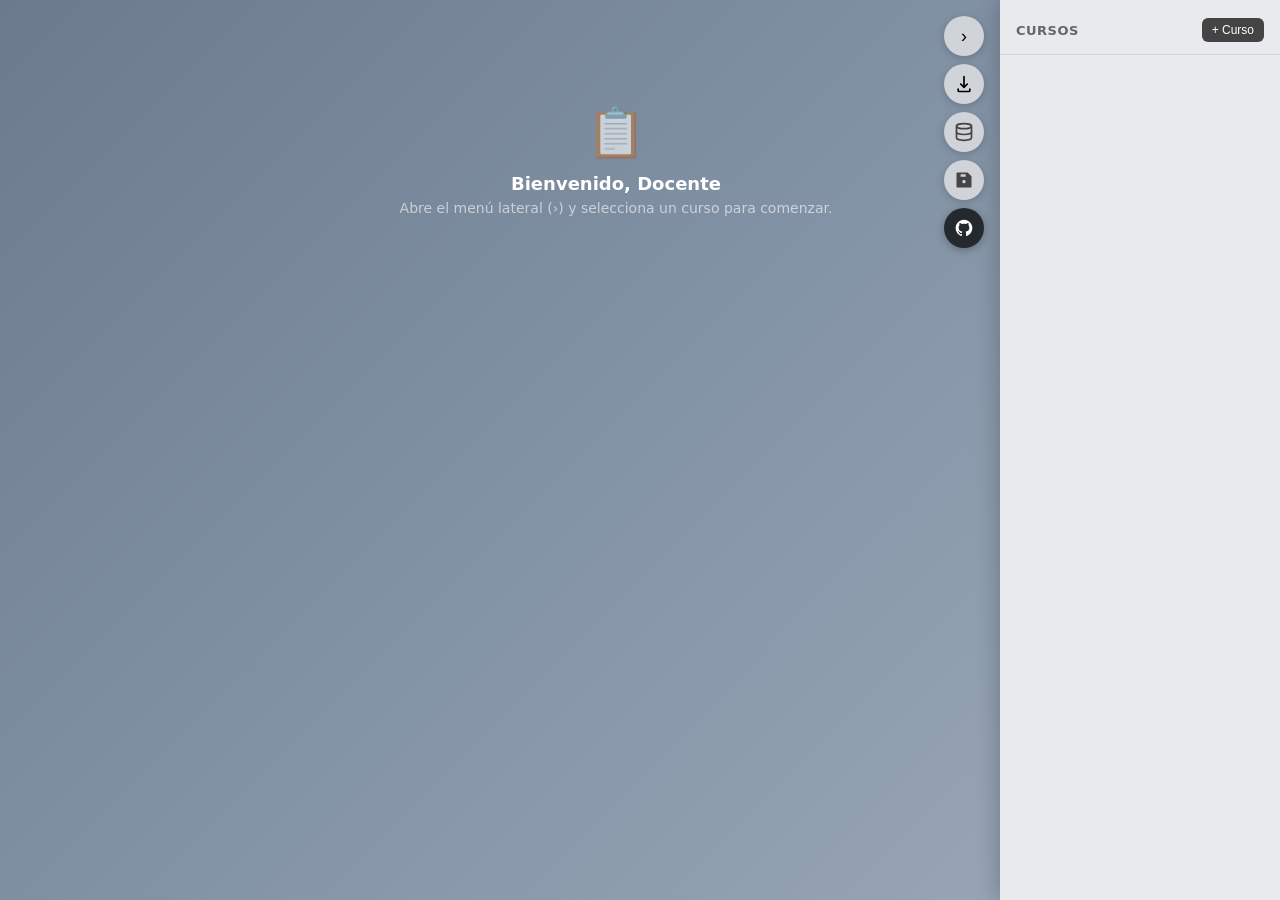
<file: dashboard_notas-2.html>
<html lang="es"><head>
<meta charset="UTF-8">
<meta name="viewport" content="width=device-width, initial-scale=1.0">
<title>E.George Notas</title>
<style>
  * { box-sizing: border-box; margin: 0; padding: 0; }
  body {
    font-family: 'Segoe UI', system-ui, sans-serif;
    background: linear-gradient(135deg, #6b7a8d 0%, #8494a7 50%, #9daab8 100%);
    min-height: 100vh; color: #222;
  }

  /* ── SIDEBAR ── */
  #sidebar {
    position: fixed; top: 0; right: 0;
    width: 280px; height: 100vh;
    background: #e8eaed; box-shadow: -4px 0 20px rgba(0,0,0,.2);
    transform: translateX(100%); transition: transform .3s ease;
    z-index: 100; overflow-y: auto; display: flex; flex-direction: column;
  }
  #sidebar.open { transform: translateX(0); }
  #sidebar-header {
    padding: 18px 16px 12px;
    display: flex; align-items: center; justify-content: space-between;
    border-bottom: 1px solid #d0d3d8;
  }
  #sidebar-header span { font-size: 13px; color: #666; font-weight: 600; letter-spacing: .5px; text-transform: uppercase; }
  #btn-add-course { background: #444; color: #fff; border: none; border-radius: 6px; padding: 5px 10px; font-size: 12px; cursor: pointer; }
  #btn-add-course:hover { background: #222; }
  .course-group { padding: 8px 0; border-bottom: 1px solid #d8dade; }
  .course-group-header { display: flex; align-items: center; justify-content: space-between; padding: 8px 16px; cursor: pointer; user-select: none; }
  .course-group-header:hover { background: #dde0e5; }
  .course-group-name { font-weight: 600; font-size: 14px; color: #333; }
  .course-group-arrow { font-size: 12px; color: #666; transition: transform .2s; }
  .course-group-arrow.collapsed { transform: rotate(-90deg); }
  .course-group-actions { display: flex; gap: 6px; align-items: center; }
  .group-edit-btn, .group-add-btn, .group-del-btn { background: none; border: none; cursor: pointer; font-size: 13px; padding: 2px 5px; border-radius: 4px; color: #666; }
  .group-edit-btn:hover { background: #c8cbd0; color: #333; }
  .group-add-btn:hover { background: #b8e4b8; color: #2a7a2a; }
  .group-del-btn:hover { background: #f4c0c0; color: #a00; }
  .subcourses { list-style: none; }
  .subcourse-item { display: flex; align-items: center; gap: 8px; padding: 8px 16px 8px 28px; cursor: pointer; font-size: 14px; color: #444; }
  .subcourse-item:hover { background: #d8dbe0; }
  .subcourse-item.active { background: #cdd0d8; font-weight: 600; color: #111; }
  .subcourse-item .sc-icon { width: 20px; height: 20px; border: 2px dashed #999; border-radius: 4px; flex-shrink: 0; }
  .subcourse-item.active .sc-icon { border-color: #333; border-style: solid; }
  .subcourse-item .sc-name { flex: 1; }
  .subcourse-item .sc-actions { display: none; gap: 4px; }
  .subcourse-item:hover .sc-actions { display: flex; }
  .sc-actions button { background: none; border: none; cursor: pointer; font-size: 12px; padding: 2px 4px; border-radius: 3px; color: #666; }
  .sc-actions button:hover { background: #bcc0c8; }

  /* ── TOGGLE ── */
  #floating-btns {
    position: fixed; top: 16px; right: 16px;
    display: flex; flex-direction: column; gap: 8px;
    z-index: 200; transition: right .3s ease;
  }
  #floating-btns.sidebar-open { right: 296px; }

  #toggle-sidebar {
    width: 40px; height: 40px; background: #d0d3d8; border: none; border-radius: 50%;
    cursor: pointer; font-size: 18px; display: flex; align-items: center; justify-content: center;
    box-shadow: 0 2px 8px rgba(0,0,0,.2); transition: background .2s;
  }
  #toggle-sidebar:hover { background: #bec2ca; }

  #btn-global-pdf {
    width: 40px; height: 40px; background: #d0d3d8; border: none; border-radius: 50%;
    cursor: pointer; font-size: 17px;
    display: flex; align-items: center; justify-content: center;
    box-shadow: 0 2px 8px rgba(0,0,0,.2);
    transition: background .2s, transform .1s;
  }
  #btn-global-pdf:hover { background: #bec2ca; transform: scale(1.08); }
  #btn-global-pdf:active { transform: scale(.94); }

  #btn-db {
    width: 40px; height: 40px; background: #d0d3d8; border: none; border-radius: 50%;
    cursor: pointer; display: flex; align-items: center; justify-content: center;
    box-shadow: 0 2px 8px rgba(0,0,0,.2); transition: background .2s, transform .1s;
    color: #444;
  }
  #btn-db:hover { background: #bec2ca; transform: scale(1.08); }
  #btn-db:active { transform: scale(.94); }

  #btn-save-float {
    width: 40px; height: 40px; background: #d0d3d8; border: none; border-radius: 50%;
    cursor: pointer; display: flex; align-items: center; justify-content: center;
    box-shadow: 0 2px 8px rgba(0,0,0,.2); transition: background .2s, transform .1s;
    color: #444;
  }
  #btn-save-float:hover { background: #bec2ca; transform: scale(1.08); }
  #btn-save-float:active { transform: scale(.94); }

  #btn-github {
    width: 40px; height: 40px; background: #24292e; border: none; border-radius: 50%;
    cursor: pointer; display: flex; align-items: center; justify-content: center;
    box-shadow: 0 2px 8px rgba(0,0,0,.3); transition: background .2s, transform .1s;
    color: #fff;
  }
  #btn-github:hover { background: #444d56; transform: scale(1.08); }
  #btn-github:active { transform: scale(.94); }
  #btn-github.syncing { animation: gh-pulse 1s infinite; }
  #btn-github.success { background: #2ea44f; }
  #btn-github.error   { background: #c00; }
  @keyframes gh-pulse { 0%,100%{opacity:1} 50%{opacity:.4} }

  /* ── MAIN ── */
  #main { padding: 24px 80px 24px 32px; min-height: 100vh; }

  /* ── AVATAR ── */
  #avatar-wrap {
    position: relative; flex-shrink: 0;
    width: 64px; height: 64px;
  }
  #avatar-circle {
    width: 64px; height: 64px; border-radius: 50%;
    background: rgba(255,255,255,.22);
    border: 2.5px solid rgba(255,255,255,.45);
    overflow: hidden; cursor: pointer;
    display: flex; align-items: center; justify-content: center;
    transition: border-color .2s, box-shadow .2s;
    position: relative;
  }
  #avatar-circle:hover { border-color: #fff; box-shadow: 0 0 0 3px rgba(255,255,255,.2); }
  #avatar-circle img {
    width: 100%; height: 100%; object-fit: cover; display: block;
  }
  #avatar-placeholder {
    font-size: 28px; line-height: 1; color: rgba(255,255,255,.7);
    user-select: none;
  }
  /* Hover overlay on avatar */
  #avatar-circle::after {
    content: '📷';
    position: absolute; inset: 0;
    background: rgba(0,0,0,.45);
    display: flex; align-items: center; justify-content: center;
    font-size: 20px; border-radius: 50%;
    opacity: 0; transition: opacity .2s;
    display: flex; align-items: center; justify-content: center;
  }
  #avatar-circle:hover::after { opacity: 1; }
  /* Delete button on avatar */
  #avatar-del {
    position: absolute; top: -3px; right: -3px;
    width: 20px; height: 20px; border-radius: 50%;
    background: #e05050; border: 2px solid #fff;
    color: #fff; font-size: 11px; font-weight: 700;
    cursor: pointer; display: none;
    align-items: center; justify-content: center;
    line-height: 1; padding: 0;
    box-shadow: 0 1px 4px rgba(0,0,0,.3);
    transition: background .15s;
  }
  #avatar-del:hover { background: #c00; }
  #avatar-wrap:hover #avatar-del { display: flex; }
  #avatar-input { display: none; }

  /* ── TITLE BLOCK (avatar + course name lines) ── */
  #title-block {
    display: flex; align-items: center; gap: 14px; flex-shrink: 0;
  }
  #title-text { display: flex; flex-direction: column; }

  /* ── HEADER ROW: title-block + eval tabs + icon toolbar all in one line ── */
  #header-row {
    display: flex; align-items: center; gap: 12px;
    margin-bottom: 14px; flex-wrap: wrap;
  }
  .page-title-small { font-size: 26px; font-weight: 700; color: #fff; white-space: nowrap; line-height: 1.1; }
  .page-title { font-size: 13px; color: rgba(255,255,255,.7); margin-bottom: 1px;
     }

  /* ── EVALUATION TABS ── */
  #eval-tabs-row {
    display: flex; align-items: center; gap: 5px; flex-wrap: wrap; flex: 1;
  }
  .eval-tab {
    display: flex; align-items: center; gap: 3px;
    padding: 5px 13px; border-radius: 20px; border: none;
    background: rgba(255,255,255,.18); color: rgba(255,255,255,.85);
    font-size: 13px; font-weight: 600; cursor: pointer;
    transition: background .15s;
  }
  .eval-tab:hover { background: rgba(255,255,255,.3); }
  .eval-tab.active { background: #fff; color: #333; }
  .eval-tab .et-rename {
    opacity: 0; font-size: 11px; padding: 0 2px; background: none; border: none;
    cursor: pointer; color: inherit; margin-left: 1px; transition: opacity .15s;
  }
  .eval-tab:hover .et-rename { opacity: .6; }
  .eval-tab .et-rename:hover { opacity: 1 !important; }
  .eval-tab .et-del {
    opacity: 0; font-size: 13px; padding: 0 2px; background: none; border: none;
    cursor: pointer; color: inherit; margin-left: 1px; transition: opacity .15s;
  }
  .eval-tab:hover .et-del { opacity: .5; }
  .eval-tab .et-del:hover { opacity: 1 !important; color: #e05050; }
  #btn-add-eval {
    width: 28px; height: 28px; border-radius: 50%;
    border: 2px dashed rgba(255,255,255,.45);
    background: none; color: rgba(255,255,255,.75); font-size: 18px; line-height: 1;
    cursor: pointer; display: flex; align-items: center; justify-content: center;
    transition: border-color .15s, color .15s, background .15s; flex-shrink: 0;
  }
  #btn-add-eval:hover { border-color: #fff; color: #fff; background: rgba(255,255,255,.12); }

  /* ── TOOLBAR — icon-only buttons ── */
  #toolbar { display: none; gap: 4px; align-items: center; flex-shrink: 0; }
  #toolbar.visible { display: flex; }
  .toolbar-btn {
    width: 36px; height: 36px; border: none; border-radius: 10px;
    font-size: 17px; cursor: pointer; display: flex; align-items: center; justify-content: center;
    transition: background .15s, transform .1s; position: relative;
  }
  .toolbar-btn:active { transform: scale(.92); }
  /* Tooltip */
  .toolbar-btn::after {
    content: attr(title);
    position: absolute; bottom: -30px; left: 50%; transform: translateX(-50%);
    background: rgba(0,0,0,.75); color: #fff; font-size: 11px; font-weight: 500;
    padding: 3px 7px; border-radius: 5px; white-space: nowrap;
    opacity: 0; pointer-events: none; transition: opacity .15s; z-index: 50;
  }
  .toolbar-btn:hover::after { opacity: 1; }
  .btn-edit-mode { background: rgba(255,255,255,.22); color: #fff; }
  .btn-edit-mode:hover { background: rgba(255,255,255,.38); }
  .btn-edit-mode.active { background: #f0a500; color: #fff; }
  .btn-pdf  { background: rgba(255,255,255,.22); color: #fff; }
  .btn-pdf:hover { background: rgba(255,255,255,.38); }
  .btn-save { background: rgba(255,255,255,.22); color: #fff; }
  .btn-save:hover { background: rgba(255,255,255,.38); }

  /* ── GROUP TABS ── */
  #group-tabs {
    display: flex; background: rgba(255,255,255,.15); border-radius: 20px;
    padding: 3px; width: fit-content; margin-bottom: 24px;
  }
  .gtab {
    padding: 5px 18px; border-radius: 16px; border: none;
    background: none; color: rgba(255,255,255,.8); font-size: 14px;
    cursor: pointer; font-weight: 500; transition: background .15s;
  }
  .gtab.active { background: #555; color: #fff; }
  .gtab:hover:not(.active) { background: rgba(255,255,255,.15); }

  /* ── TABLES ── */
  #tables-area { display: flex; gap: 24px; align-items: flex-start; flex-wrap: wrap; }
  .card { background: #fff; border-radius: 14px; overflow: hidden; box-shadow: 0 4px 20px rgba(0,0,0,.18); }
  #student-card { min-width: 420px; max-width: 520px; flex: 1; }
  .card-header { background: #111; color: #fff; display: flex; align-items: center; padding: 0; }
  .card-header-badge { width: 44px; height: 44px; display: flex; align-items: center; justify-content: center; font-weight: 700; font-size: 15px; background: #333; flex-shrink: 0; }
  .card-header-title { flex: 1; padding: 0 14px; font-weight: 700; font-size: 15px; }
  .card-header-right { width: 44px; height: 44px; display: flex; align-items: center; justify-content: center; font-weight: 700; font-size: 15px; }

  #student-table { width: 100%; border-collapse: collapse; }
  #student-table tbody tr { border-bottom: 1px solid #f0f0f0; transition: background .1s; }
  #student-table tbody tr:hover { background: #f7f8fa; }
  #student-table tbody tr.drag-over { background: #e3eeff; border-top: 2px solid #5588ff; }
  #student-table tbody tr.dragging { opacity: .4; }

  .td-drag { width: 28px; text-align: center; padding: 9px 2px; cursor: grab; color: #ccc; font-size: 16px; user-select: none; display: none; }
  .edit-mode .td-drag { display: table-cell; }
  .td-group { width: 46px; text-align: center; padding: 9px 6px; }
  .td-group span { display: inline-block; background: #e8e9eb; border-radius: 6px; width: 28px; height: 28px; line-height: 28px; text-align: center; font-size: 13px; font-weight: 600; }
  .td-name { padding: 9px 10px; font-size: 14px; color: #333; }
  .td-note { width: 52px; text-align: center; padding: 9px 6px; }
  .note-badge { display: inline-flex; align-items: center; justify-content: center; width: 34px; height: 34px; border-radius: 50%; font-size: 13px; font-weight: 700; color: #fff; }
  .note-badge.red   { background: #e07070; }
  .note-badge.green { background: #6bbf6b; }
  .note-badge.gray  { background: #aaa; }
  /* ── ACTION BUTTONS (per student row) ── */
  .td-actions {
    width: 80px; padding: 4px 6px; text-align: right;
    display: flex; align-items: center; justify-content: flex-end; gap: 3px;
  }
  .student-action-btn {
    background: none; border: none; cursor: pointer;
    font-size: 13px; padding: 3px 4px; border-radius: 4px;
    opacity: 0; transition: opacity .15s, background .1s;
    line-height: 1; flex-shrink: 0;
  }
  #student-table tbody tr:hover .student-action-btn { opacity: 1; }
  .btn-warn  { color: #e07000; }
  .btn-warn:hover  { background: #fff0d8; }
  .btn-warn.active { opacity: 1 !important; color: #c05000; }
  .btn-info  { color: #5588cc; }
  .btn-info:hover  { background: #ddeeff; }
  .btn-del-student { color: #cc4444; }
  .btn-del-student:hover { background: #ffe0e0; }

  /* Warning row — subtle left border only, no heavy background */
  #student-table tbody tr.row-warned { border-left: 3px solid #e07000; }

  /* ── SYNC GROUP TOGGLE ── */
  #sync-group-bar {
    padding: 8px 14px; border-top: 1px solid #eee;
    display: flex; align-items: center; gap: 10px;
    font-size: 12px; color: #666;
  }
  #sync-group-toggle {
    position: relative; width: 36px; height: 20px; flex-shrink: 0;
    cursor: pointer;
  }
  #sync-group-toggle input { opacity: 0; width: 0; height: 0; }
  .sync-slider {
    position: absolute; inset: 0; border-radius: 20px;
    background: #ccc; transition: background .2s;
  }
  .sync-slider::before {
    content: ''; position: absolute;
    width: 14px; height: 14px; border-radius: 50%;
    background: #fff; top: 3px; left: 3px;
    transition: transform .2s; box-shadow: 0 1px 3px rgba(0,0,0,.2);
  }
  #sync-group-toggle input:checked + .sync-slider { background: #5a9a5a; }
  #sync-group-toggle input:checked + .sync-slider::before { transform: translateX(16px); }

  /* ── DELEGATE SECTION ── */
  #delegate-section {
    padding: 10px 14px; border-top: 1px solid #eee;
    display: flex; align-items: center; gap: 8px; flex-wrap: wrap;
  }
  #delegate-section label { font-size: 12px; color: #666; font-weight: 600; white-space: nowrap; }
  #delegate-select {
    flex: 1; border: 1px solid #ddd; border-radius: 6px;
    padding: 5px 8px; font-size: 13px; background: #fff; outline: none; cursor: pointer;
    min-width: 120px;
  }
  #delegate-select:focus { border-color: #888; }
  #btn-set-delegate {
    background: #333; color: #fff; border: none; border-radius: 6px;
    padding: 5px 10px; font-size: 12px; cursor: pointer; white-space: nowrap;
  }
  #btn-set-delegate:hover { background: #111; }

  .card-footer { padding: 10px 14px; border-top: 1px solid #eee; display: flex; gap: 8px; align-items: center; }
  .card-footer input { border: 1px solid #ddd; border-radius: 6px; padding: 6px 10px; font-size: 13px; flex: 1; outline: none; }
  .card-footer input:focus { border-color: #888; }
  .card-footer select { border: 1px solid #ddd; border-radius: 6px; padding: 6px 8px; font-size: 13px; background: #fff; cursor: pointer; outline: none; }
  .btn-add { background: #333; color: #fff; border: none; border-radius: 6px; padding: 6px 12px; font-size: 13px; cursor: pointer; white-space: nowrap; }
  .btn-add:hover { background: #111; }
  .btn-import { background: #555; color: #fff; border: none; border-radius: 6px; padding: 6px 10px; font-size: 15px; cursor: pointer; flex-shrink: 0; }
  .btn-import:hover { background: #333; }

  /* ── CRITERIA CARD ── */
  #criteria-card { min-width: 300px; max-width: 380px; }
  #criteria-table { width: 100%; border-collapse: collapse; }
  #criteria-table tbody tr { border-bottom: 1px solid #f0f0f0; }
  #criteria-table tbody tr:hover { background: #f7f8fa; }
  .td-criteria-name { padding: 11px 14px; font-size: 14px; color: #333; }
  .td-criteria-name.final { font-weight: 700; }
  .td-criteria-score { width: 60px; text-align: center; padding: 8px 10px; }
  .criteria-score-input { width: 40px; height: 34px; border: 1.5px solid #ddd; border-radius: 50%; text-align: center; font-size: 13px; font-weight: 700; outline: none; background: #f4f4f4; color: #444; appearance: textfield; -moz-appearance: textfield; }
  .criteria-score-input::-webkit-outer-spin-button, .criteria-score-input::-webkit-inner-spin-button { -webkit-appearance: none; }
  .criteria-score-input:focus { border-color: #888; background: #fff; }
  .criteria-footer { padding: 10px 14px; border-top: 1px solid #eee; display: flex; gap: 8px; align-items: center; }
  .criteria-footer input { border: 1px solid #ddd; border-radius: 6px; padding: 6px 10px; font-size: 13px; flex: 1; outline: none; }
  .criteria-footer input:focus { border-color: #888; }
  #criteria-group-select { border: 1.5px solid #aaa; border-radius: 6px; padding: 4px 8px; font-size: 14px; font-weight: 700; background: #fff; cursor: pointer; outline: none; min-width: 50px; }

  /* ── MODALS ── */
  .modal-overlay { display: none; position: fixed; inset: 0; background: rgba(0,0,0,.45); z-index: 500; align-items: center; justify-content: center; }
  .modal-overlay.show { display: flex; }
  .modal { background: #fff; border-radius: 12px; padding: 24px; min-width: 320px; box-shadow: 0 8px 40px rgba(0,0,0,.3); }
  .modal h3 { margin-bottom: 14px; font-size: 16px; }
  .modal input { width: 100%; border: 1.5px solid #ddd; border-radius: 7px; padding: 8px 12px; font-size: 14px; outline: none; margin-bottom: 16px; }
  .modal input:focus { border-color: #555; }
  .modal-actions { display: flex; gap: 8px; justify-content: flex-end; }
  .btn-cancel { background: #eee; border: none; border-radius: 7px; padding: 7px 16px; font-size: 13px; cursor: pointer; }
  .btn-cancel:hover { background: #ddd; }
  .btn-confirm { background: #333; color: #fff; border: none; border-radius: 7px; padding: 7px 16px; font-size: 13px; cursor: pointer; }
  .btn-confirm:hover { background: #111; }

  .empty-state { text-align: center; padding: 32px; color: rgba(255,255,255,.6); font-size: 14px; }
  #edit-mode-banner { display: none; background: #f0a500; color: #fff; padding: 6px 14px; border-radius: 8px; font-size: 13px; font-weight: 600; margin-bottom: 10px; }
  #edit-mode-banner.visible { display: block; }

  @media (max-width: 700px) {
    #main { padding: 16px; }
    #student-card, #criteria-card { min-width: unset; width: 100%; }
    #sidebar { width: 100%; }
  }
</style>
</head>
<body>

<div id="floating-btns" class="sidebar-open">
  <button id="toggle-sidebar" title="Abrir/Cerrar menú">›</button>
  <button id="btn-global-pdf" onclick="openConsolidadoModal()" title="Descargar consolidado">
    <svg viewBox="0 0 24 24" fill="currentColor" xmlns="http://www.w3.org/2000/svg" width="20" height="20"><path d="M12 2a1 1 0 0 1 1 1v10.586l2.293-2.293a1 1 0 0 1 1.414 1.414l-4 4a1 1 0 0 1-1.414 0l-4-4a1 1 0 1 1 1.414-1.414L11 13.586V3a1 1 0 0 1 1-1zM5 17a1 1 0 0 1 1 1v2h12v-2a1 1 0 1 1 2 0v2a2 2 0 0 1-2 2H6a2 2 0 0 1-2-2v-2a1 1 0 0 1 1-1z"/></svg>
</button>
    <button id="btn-db" onclick="openDBModal()" title="Base de datos">
    <svg viewBox="0 0 24 24" fill="none" stroke="currentColor" stroke-width="2" stroke-linecap="round" stroke-linejoin="round" width="20" height="20" xmlns="http://www.w3.org/2000/svg"><ellipse cx="12" cy="5" rx="9" ry="3"/><path d="M3 5v14c0 1.66 4.03 3 9 3s9-1.34 9-3V5"/><path d="M3 12c0 1.66 4.03 3 9 3s9-1.34 9-3"/></svg>
  </button>
    <button id="btn-save-float" onclick="saveHTML()" title="Guardar HTML">
    <svg viewBox="0 0 24 24" fill="currentColor" xmlns="http://www.w3.org/2000/svg" width="20" height="20"><path fill-rule="evenodd" d="M4 3a1 1 0 0 0-1 1v16a1 1 0 0 0 1 1h16a1 1 0 0 0 1-1V8a1 1 0 0 0-.293-.707l-4-4A1 1 0 0 0 16 3H4zm6 11c0-1.6 1.333-2 2-2s2 .4 2 2-1.333 2-2 2-2-.4-2-2zm4-9H8v3h6V5z" clip-rule="evenodd"/></svg>
</button>
  <button id="btn-github" onclick="openGithubModal()" title="Sincronizar con GitHub">
    <svg viewBox="0 0 24 24" fill="currentColor" width="20" height="20" xmlns="http://www.w3.org/2000/svg"><path d="M12 2C6.477 2 2 6.477 2 12c0 4.418 2.865 8.166 6.839 9.489.5.092.682-.217.682-.482 0-.237-.009-.868-.013-1.703-2.782.604-3.369-1.342-3.369-1.342-.454-1.155-1.11-1.463-1.11-1.463-.908-.62.069-.608.069-.608 1.003.07 1.531 1.03 1.531 1.03.892 1.529 2.341 1.087 2.91.832.092-.647.35-1.088.636-1.338-2.22-.253-4.555-1.11-4.555-4.943 0-1.091.39-1.984 1.029-2.683-.103-.253-.446-1.27.098-2.647 0 0 .84-.269 2.75 1.025A9.578 9.578 0 0 1 12 6.836a9.59 9.59 0 0 1 2.504.337c1.909-1.294 2.747-1.025 2.747-1.025.546 1.377.203 2.394.1 2.647.64.699 1.028 1.592 1.028 2.683 0 3.842-2.339 4.687-4.566 4.935.359.309.678.919.678 1.852 0 1.336-.012 2.415-.012 2.741 0 .267.18.578.688.48C19.138 20.163 22 16.418 22 12c0-5.523-4.477-10-10-10z"/></svg>
  </button>
      </div>


<!-- MODAL CONSOLIDADO -->
<div class="modal-overlay" id="consolidado-modal-overlay">
  <div class="modal" style="min-width:380px;max-width:480px">
    <h3 style="margin-bottom:6px">📄 Descargar Consolidado</h3>
    <p style="font-size:13px;color:#666;margin-bottom:16px">Selecciona la evaluación y se generará un PDF con todos los cursos y sus alumnos.</p>
    <label style="font-size:13px;font-weight:600;color:#444;display:block;margin-bottom:6px">Evaluación</label>
    <select id="consolidado-eval-select" style="width:100%;border:1.5px solid #ddd;border-radius:7px;padding:9px 12px;font-size:14px;background:#fff;outline:none;margin-bottom:8px;cursor:pointer;"><option value="__TOTAL__">Notas totales (todas las evaluaciones)</option></select>
    <div id="consolidado-preview" style="font-size: 12px; color: rgb(42, 122, 42); margin-bottom: 16px; min-height: 16px;">✓ Todos los cursos: 0 cursos · 0 alumnos con todas sus evaluaciones</div>
    <div class="modal-actions">
      <button class="btn-cancel" onclick="closeConsolidadoModal()">Cancelar</button>
      <button class="btn-confirm" onclick="downloadConsolidado()">⬇ Descargar PDF</button>
    </div>
  </div>
</div>

<aside id="sidebar" class="open">
  <div id="sidebar-header"><span>Cursos</span><button id="btn-add-course">+ Curso</button></div>
  <div id="course-list"></div>
</aside>

<div id="main">
  <div id="no-course-msg" class="empty-state" style="padding-top: 80px;">
    <div style="font-size:48px;margin-bottom:12px">📋</div>
    <div style="font-size:18px;font-weight:700;color:#fff;margin-bottom:6px">Bienvenido, Docente</div>
    <div>Abre el menú lateral (›) y selecciona un curso para comenzar.</div>
  </div>

  <div id="course-view" style="display: none;">

    <!-- UNIFIED HEADER ROW -->
    <div id="header-row">
      <!-- Avatar + title block -->
      <div id="title-block">
        <div id="avatar-wrap">
          <div id="avatar-circle" onclick="document.getElementById('avatar-input').click()" title="Cambiar foto">
            <span id="avatar-placeholder">👤</span>
          </div>
          <button id="avatar-del" onclick="removeAvatar()" title="Eliminar foto">✕</button>
          <input type="file" id="avatar-input" accept="image/*" onchange="loadAvatar(event)">
        </div>
        <div id="title-text">
          <div class="page-title-small" id="parent-course-label">T. de gráfica digital 1</div>
          <div class="page-title" id="current-course-title">2026332411</div>
        </div>
      </div>
      <div id="eval-tabs-row">
        <div class="eval-tab active"><span style="cursor: pointer;">T1</span><button class="et-rename" title="Renombrar">✎</button></div><button id="btn-add-eval" onclick="addEval()" title="Agregar evaluacion">+</button>
      </div>
      <div id="toolbar" class="visible">
        <button class="toolbar-btn btn-edit-mode" id="btn-edit-mode" onclick="toggleEditMode()" title="Ordenar filas">⠿</button>
        <button class="toolbar-btn btn-pdf" onclick="downloadPDF()" title="Descargar PDF">
          <svg viewBox="0 0 20 20" fill="currentColor" xmlns="http://www.w3.org/2000/svg" width="20" height="20"><path fill-rule="evenodd" clip-rule="evenodd" d="M5.8 14H5v1h.8c.3 0 .5-.2.5-.5S6.1 14 5.8 14zM11 2H3v16h13V7l-5-5zm-3.8 14.6C7.2 15.4 6.6 16 5.8 16H5v1H4v-4h1.8c.8 0 1.4.6 1.4 1.4v.2zM11.3 15.1C11.3 16.1 10.5 17 9.4 17H8v-4h1.4c1 0 1.9.8 1.9 1.9v.2zM15 14h-2v1h1.5v1H13v1h-1v-4h3v1zM15 12H4V3h7v4h4v5zM9.4 14H9v2h.4c.6 0 1-.4 1-1s-.5-1-1-1z"/></svg>
        </button>
        </div>
    </div>
    <div id="edit-mode-banner" class="">Modo edicion activo — arrastra las filas para reordenarlas.</div>

    <div id="group-tabs"><button class="gtab active">Todos</button><button class="gtab">1</button></div>

    <div id="tables-area">
      <!-- STUDENT TABLE -->
      <div class="card" id="student-card">
        <div class="card-header">
          <div class="card-header-badge">G</div>
          <div class="card-header-title">Nombres</div>
          <div class="card-header-right" style="width:80px"></div>
          <div class="card-header-right" id="col-n-label">T1</div>
        </div>
        <table id="student-table" class=""><tbody id="student-tbody"><tr data-id="st_17833408539010.3864992341640101" draggable="false"><td class="td-drag">⠿</td><td class="td-group"><span title="Doble clic para editar" style="cursor: pointer;">1</span></td><td class="td-name" title="Doble clic para editar" style="font-weight: 400; cursor: pointer;"><span>ABARCA FLORES, SHARELLA ESTRELLA</span></td><td class="td-actions"><button class="student-action-btn btn-warn" title="Marcar como advertencia">⚠</button><button class="student-action-btn btn-info" title="Ver/editar comentario">ℹ</button><button class="student-action-btn btn-del-student" title="Eliminar alumno">×</button></td><td class="td-note"><span class="note-badge gray">—</span></td></tr><tr data-id="st_17833408539010.12791070109039726" draggable="false"><td class="td-drag">⠿</td><td class="td-group"><span title="Doble clic para editar" style="cursor: pointer;">1</span></td><td class="td-name" title="Doble clic para editar" style="font-weight: 700; cursor: pointer;"><span>CHOQUEHUANCA BARBOZA, CRISTOPHER</span><span title="Delegado" style="font-size: 10px; color: rgb(34, 34, 34); margin-left: 5px;">●</span></td><td class="td-actions"><button class="student-action-btn btn-warn" title="Marcar como advertencia">⚠</button><button class="student-action-btn btn-info" title="Ver/editar comentario">ℹ</button><button class="student-action-btn btn-del-student" title="Eliminar alumno">×</button></td><td class="td-note"><span class="note-badge gray">—</span></td></tr><tr data-id="st_17833408539010.6091218732219371" draggable="false"><td class="td-drag">⠿</td><td class="td-group"><span title="Doble clic para editar" style="cursor: pointer;">1</span></td><td class="td-name" title="Doble clic para editar" style="font-weight: 400; cursor: pointer;"><span>ESCALANTE PINEDO, PEGGI</span></td><td class="td-actions"><button class="student-action-btn btn-warn" title="Marcar como advertencia">⚠</button><button class="student-action-btn btn-info" title="Ver/editar comentario">ℹ</button><button class="student-action-btn btn-del-student" title="Eliminar alumno">×</button></td><td class="td-note"><span class="note-badge gray">—</span></td></tr><tr data-id="st_17833408539010.819694687312071" draggable="false"><td class="td-drag">⠿</td><td class="td-group"><span title="Doble clic para editar" style="cursor: pointer;">1</span></td><td class="td-name" title="Doble clic para editar" style="font-weight: 400; cursor: pointer;"><span>GONZALES RIVERA, ASHLEY KAMILA</span></td><td class="td-actions"><button class="student-action-btn btn-warn" title="Marcar como advertencia">⚠</button><button class="student-action-btn btn-info" title="Ver/editar comentario">ℹ</button><button class="student-action-btn btn-del-student" title="Eliminar alumno">×</button></td><td class="td-note"><span class="note-badge gray">—</span></td></tr><tr data-id="st_17833408539010.7549106277719974" draggable="false"><td class="td-drag">⠿</td><td class="td-group"><span title="Doble clic para editar" style="cursor: pointer;">1</span></td><td class="td-name" title="Doble clic para editar" style="font-weight: 400; cursor: pointer;"><span>JIMENEZ CORDOVA, BRYAN SMIT</span></td><td class="td-actions"><button class="student-action-btn btn-warn" title="Marcar como advertencia">⚠</button><button class="student-action-btn btn-info" title="Ver/editar comentario">ℹ</button><button class="student-action-btn btn-del-student" title="Eliminar alumno">×</button></td><td class="td-note"><span class="note-badge gray">—</span></td></tr><tr data-id="st_17833408539010.03900741548918529" draggable="false"><td class="td-drag">⠿</td><td class="td-group"><span title="Doble clic para editar" style="cursor: pointer;">1</span></td><td class="td-name" title="Doble clic para editar" style="font-weight: 400; cursor: pointer;"><span>LLUEN QUINTON, CLARA VIVIANA</span></td><td class="td-actions"><button class="student-action-btn btn-warn" title="Marcar como advertencia">⚠</button><button class="student-action-btn btn-info" title="Ver/editar comentario">ℹ</button><button class="student-action-btn btn-del-student" title="Eliminar alumno">×</button></td><td class="td-note"><span class="note-badge gray">—</span></td></tr><tr data-id="st_17833408539010.02442922745889431" draggable="false"><td class="td-drag">⠿</td><td class="td-group"><span title="Doble clic para editar" style="cursor: pointer;">1</span></td><td class="td-name" title="Doble clic para editar" style="font-weight: 400; cursor: pointer;"><span>MEJIA ANCCO, GABRIELA NICOLE EMILY</span></td><td class="td-actions"><button class="student-action-btn btn-warn" title="Marcar como advertencia">⚠</button><button class="student-action-btn btn-info" title="Ver/editar comentario">ℹ</button><button class="student-action-btn btn-del-student" title="Eliminar alumno">×</button></td><td class="td-note"><span class="note-badge gray">—</span></td></tr><tr data-id="st_17833408539010.05813502630976375" draggable="false"><td class="td-drag">⠿</td><td class="td-group"><span title="Doble clic para editar" style="cursor: pointer;">1</span></td><td class="td-name" title="Doble clic para editar" style="font-weight: 400; cursor: pointer;"><span>OSORIO VILLAVICENCIO, ANDRE AARON</span></td><td class="td-actions"><button class="student-action-btn btn-warn" title="Marcar como advertencia">⚠</button><button class="student-action-btn btn-info" title="Ver/editar comentario">ℹ</button><button class="student-action-btn btn-del-student" title="Eliminar alumno">×</button></td><td class="td-note"><span class="note-badge gray">—</span></td></tr><tr data-id="st_17833408539010.8535116100040426" draggable="false"><td class="td-drag">⠿</td><td class="td-group"><span title="Doble clic para editar" style="cursor: pointer;">1</span></td><td class="td-name" title="Doble clic para editar" style="font-weight: 400; cursor: pointer;"><span>QUISPE TAIRO, JOEL ANTHONY</span></td><td class="td-actions"><button class="student-action-btn btn-warn" title="Marcar como advertencia">⚠</button><button class="student-action-btn btn-info" title="Ver/editar comentario">ℹ</button><button class="student-action-btn btn-del-student" title="Eliminar alumno">×</button></td><td class="td-note"><span class="note-badge gray">—</span></td></tr><tr data-id="st_17833408539010.0754104141661952" draggable="false"><td class="td-drag">⠿</td><td class="td-group"><span title="Doble clic para editar" style="cursor: pointer;">1</span></td><td class="td-name" title="Doble clic para editar" style="font-weight: 400; cursor: pointer;"><span>REVILLA JAVE, PATRICK ALEXIS</span></td><td class="td-actions"><button class="student-action-btn btn-warn" title="Marcar como advertencia">⚠</button><button class="student-action-btn btn-info" title="Ver/editar comentario">ℹ</button><button class="student-action-btn btn-del-student" title="Eliminar alumno">×</button></td><td class="td-note"><span class="note-badge gray">—</span></td></tr><tr data-id="st_17833408539010.7911665056678269" draggable="false"><td class="td-drag">⠿</td><td class="td-group"><span title="Doble clic para editar" style="cursor: pointer;">1</span></td><td class="td-name" title="Doble clic para editar" style="font-weight: 400; cursor: pointer;"><span>TRUJILLO ORBEGOZO, MAIRA ALEJANDRA</span></td><td class="td-actions"><button class="student-action-btn btn-warn" title="Marcar como advertencia">⚠</button><button class="student-action-btn btn-info" title="Ver/editar comentario">ℹ</button><button class="student-action-btn btn-del-student" title="Eliminar alumno">×</button></td><td class="td-note"><span class="note-badge gray">—</span></td></tr><tr data-id="st_17833408539010.35241147272611384" draggable="false"><td class="td-drag">⠿</td><td class="td-group"><span title="Doble clic para editar" style="cursor: pointer;">1</span></td><td class="td-name" title="Doble clic para editar" style="font-weight: 400; cursor: pointer;"><span>VILLEGAS JARA, ARIANA VALERIA</span></td><td class="td-actions"><button class="student-action-btn btn-warn" title="Marcar como advertencia">⚠</button><button class="student-action-btn btn-info" title="Ver/editar comentario">ℹ</button><button class="student-action-btn btn-del-student" title="Eliminar alumno">×</button></td><td class="td-note"><span class="note-badge gray">—</span></td></tr></tbody></table>
        <div class="card-footer">
          <input id="new-student-name" placeholder="Nombre del alumno">
          <select id="new-student-group"><option value="1">1</option><option value="2">2</option></select>
          <button class="btn-add" onclick="addStudent()">+ Alumno</button>
          <button class="btn-import" onclick="openImportModal()" title="Importar desde Excel">
            <svg xmlns="http://www.w3.org/2000/svg" width="20" height="20" viewBox="0 0 24 24" fill="currentColor"><path d="M2.86 2.88L15.43 1.08A.5.5 0 0 1 16 1.58v20.84a.5.5 0 0 1-.57.5L2.86 21.12A1 1 0 0 1 2 20.13V3.87a1 1 0 0 1 .86-.99zM4 4.74v14.53l10 1.42V3.31L4 4.74zM17 19h3V5h-3V3h4a1 1 0 0 1 1 1v16a1 1 0 0 1-1 1h-4v-2zm-6.8-7L13 16h-2.4L9 13.71 7.4 16H5l2.8-4L5 8h2.4L9 10.29 10.6 8H13l-2.8 4z"/></svg>
          </button>
        </div>
        <!-- SYNC GROUP BAR -->
        <div id="sync-group-bar">
          <label id="sync-group-toggle" title="Sincronizar grupos entre evaluaciones">
            <input type="checkbox" id="sync-group-chk" onchange="onSyncGroupChange()">
            <span class="sync-slider"></span>
          </label>
          <span>Sincronizar grupos entre evaluaciones</span>
          <span id="sync-group-status" style="margin-left:auto;font-size:11px;font-weight:600;color:#aaa">OFF</span>
        </div>
      </div>

      <!-- CRITERIA TABLE -->
      <div class="card" id="criteria-card">
        <div class="card-header">
          <div class="card-header-badge">
            <select id="criteria-group-select" title="Grupo a calificar" onchange="onCriteriaGroupChange()"><option value="1">1</option></select>
          </div>
          <div class="card-header-title">Criterios</div>
        </div>
        <table id="criteria-table">
          <tbody id="criteria-tbody"><tr><td colspan="2" style="text-align:center;padding:20px;color:#aaa;font-size:13px">Sin criterios</td></tr></tbody>
          <tfoot>
            <tr style="border-top:2px solid #eee">
              <td class="td-criteria-name final">Nota Final</td>
              <td class="td-criteria-score"><span class="note-badge gray" id="final-note-badge">—</span></td>
            </tr>
          </tfoot>
        </table>
        <div class="criteria-footer">
          <input id="new-criteria-name" placeholder="Nombre del criterio">
          <button class="btn-add" onclick="addCriteria()">+ Criterio</button>
        </div>
        <!-- DELEGATE SECTION -->
        <div id="delegate-section">
          <label>● Delegado:</label>
          <select id="delegate-select"><option value="">— Sin delegado —</option><option value="st_17833408539010.3864992341640101">ABARCA FLORES, SHARELLA ESTRELLA</option><option value="st_17833408539010.12791070109039726">CHOQUEHUANCA BARBOZA, CRISTOPHER</option><option value="st_17833408539010.6091218732219371">ESCALANTE PINEDO, PEGGI</option><option value="st_17833408539010.819694687312071">GONZALES RIVERA, ASHLEY KAMILA</option><option value="st_17833408539010.7549106277719974">JIMENEZ CORDOVA, BRYAN SMIT</option><option value="st_17833408539010.03900741548918529">LLUEN QUINTON, CLARA VIVIANA</option><option value="st_17833408539010.02442922745889431">MEJIA ANCCO, GABRIELA NICOLE EMILY</option><option value="st_17833408539010.05813502630976375">OSORIO VILLAVICENCIO, ANDRE AARON</option><option value="st_17833408539010.8535116100040426">QUISPE TAIRO, JOEL ANTHONY</option><option value="st_17833408539010.0754104141661952">REVILLA JAVE, PATRICK ALEXIS</option><option value="st_17833408539010.7911665056678269">TRUJILLO ORBEGOZO, MAIRA ALEJANDRA</option><option value="st_17833408539010.35241147272611384">VILLEGAS JARA, ARIANA VALERIA</option></select>
          <button id="btn-set-delegate" onclick="confirmSetDelegate()">Asignar</button>
        </div>
      </div>
    </div>
  </div>
</div>

<!-- MODAL genérico -->
<div class="modal-overlay" id="modal-overlay">
  <div class="modal">
    <h3 id="modal-title">Nuevo sub-curso</h3>
    <input id="modal-input" type="text">
    <div class="modal-actions">
      <button class="btn-cancel" onclick="closeModal()">Cancelar</button>
      <button class="btn-confirm" onclick="confirmModal()">Guardar</button>
    </div>
  </div>
</div>

<!-- MODAL comentario de alumno -->
<div class="modal-overlay" id="comment-modal-overlay">
  <div class="modal" style="min-width:360px;max-width:480px">
    <h3 id="comment-modal-title" style="margin-bottom:6px">📝 Comentario</h3>
    <p id="comment-modal-student" style="font-size:12px;color:#888;margin-bottom:10px">ABARCA FLORES, SHARELLA ESTRELLA</p>
    <textarea id="comment-textarea" placeholder="Escribe un comentario o nota sobre este alumno..." style="width:100%;height:120px;border:1.5px solid #ddd;border-radius:7px;padding:10px;font-size:13px;resize:vertical;outline:none;font-family:inherit;line-height:1.5"></textarea>
    <div class="modal-actions" style="margin-top:14px">
      <button class="btn-cancel" onclick="closeCommentModal()">Cancelar</button>
      <button class="btn-confirm" onclick="saveComment()">Guardar</button>
    </div>
  </div>
</div>

<!-- MODAL confirmar eliminación alumno -->
<div class="modal-overlay" id="delete-modal-overlay">
  <div class="modal" style="max-width:400px">
    <h3 style="margin-bottom:8px">🗑 Eliminar alumno</h3>
    <p id="delete-modal-text" style="font-size:13px;color:#555;margin-bottom:16px;line-height:1.5">¿Eliminar a <strong>ESPINOLA GARAY, ANDREA CELESTE</strong>? Se eliminará de todas las evaluaciones del curso y no se puede deshacer.</p>
    <div class="modal-actions">
      <button class="btn-cancel" onclick="closeDeleteModal()">Cancelar</button>
      <button id="delete-modal-confirm" class="btn-confirm" style="background:#c00" onclick="confirmDeleteStudent()">Eliminar</button>
    </div>
  </div>
</div>

<!-- MODAL confirmar delegado -->
<div class="modal-overlay" id="delegate-modal-overlay">
  <div class="modal" style="max-width:400px">
    <h3 style="margin-bottom:8px">Asignar delegado</h3>
    <p id="delegate-modal-text" style="font-size:13px;color:#555;margin-bottom:16px;line-height:1.5">¿Asignar a <strong>MENA CASTRO, SABRINA LEYDI</strong> como delegado del grupo?</p>
    <div class="modal-actions">
      <button class="btn-cancel" onclick="document.getElementById('delegate-modal-overlay').classList.remove('show')">Cancelar</button>
      <button class="btn-confirm" onclick="applyDelegate()">Confirmar</button>
    </div>
  </div>
</div>

<!-- MODAL confirmar sync grupos -->
<div class="modal-overlay" id="sync-modal-overlay">
  <div class="modal" style="max-width:420px">
    <h3 style="margin-bottom:8px" id="sync-modal-title">Sincronizar grupos</h3>
    <p id="sync-modal-text" style="font-size:13px;color:#555;margin-bottom:12px;line-height:1.5"></p>
    <p style="font-size:13px;color:#555;margin-bottom:8px">Escribe <strong>confirmar</strong> para continuar:</p>
    <input id="sync-confirm-input" type="text" placeholder="confirmar" style="width:100%;border:1.5px solid #ddd;border-radius:7px;padding:8px 12px;font-size:14px;outline:none;margin-bottom:14px">
    <div class="modal-actions">
      <button class="btn-cancel" onclick="cancelSyncChange()">Cancelar</button>
      <button class="btn-confirm" onclick="applySyncChange()">Aceptar</button>
    </div>
  </div>
</div>

<!-- MODAL importar Excel -->
<div class="modal-overlay" id="import-modal-overlay">
  <div class="modal" style="min-width:400px;max-width:520px">
    <h3 style="margin-bottom:6px">📋 Importar alumnos desde Excel</h3>
    <p style="font-size:13px;color:#666;margin-bottom:12px">Copia una columna de nombres desde Excel (Ctrl+C) y pégala aquí (Ctrl+V).</p>
    <textarea id="import-textarea" placeholder="Pega aquí los nombres copiados de Excel..." style="width:100%;height:160px;border:1.5px solid #ddd;border-radius:7px;padding:10px;font-size:13px;resize:vertical;outline:none;font-family:inherit;line-height:1.6"></textarea>
    <div id="import-preview" style="font-size: 12px; color: rgb(42, 122, 42); margin-top: 6px; min-height: 18px;">✓ Se importarán 14 alumnos</div>
    <div style="margin-top:10px;display:flex;align-items:center;gap:10px">
      <label style="font-size:13px;color:#555">Asignar grupo:</label>
      <select id="import-group-select" style="border:1.5px solid #ddd;border-radius:6px;padding:5px 8px;font-size:13px;background:#fff;outline:none;"><option value="1">Grupo 1</option><option value="2">Grupo 2</option><option value="3">Grupo 3</option><option value="4">Grupo 4</option><option value="5">Grupo 5</option><option value="6">Grupo 6</option><option value="7">Grupo 7</option><option value="8">Grupo 8</option><option value="9">Grupo 9</option><option value="10">Grupo 10</option><option value="11">Grupo 11</option><option value="12">Grupo 12</option><option value="13">Grupo 13</option><option value="14">Grupo 14</option><option value="15">Grupo 15</option><option value="16">Grupo 16</option><option value="17">Grupo 17</option><option value="18">Grupo 18</option><option value="19">Grupo 19</option><option value="20">Grupo 20</option><option value="21">Grupo 21</option><option value="22">Grupo 22</option><option value="23">Grupo 23</option><option value="24">Grupo 24</option><option value="25">Grupo 25</option><option value="26">Grupo 26</option><option value="27">Grupo 27</option><option value="28">Grupo 28</option><option value="29">Grupo 29</option><option value="30">Grupo 30</option><option value="31">Grupo 31</option><option value="32">Grupo 32</option><option value="33">Grupo 33</option><option value="34">Grupo 34</option><option value="35">Grupo 35</option><option value="36">Grupo 36</option><option value="37">Grupo 37</option><option value="38">Grupo 38</option><option value="39">Grupo 39</option><option value="40">Grupo 40</option><option value="41">Grupo 41</option><option value="42">Grupo 42</option><option value="43">Grupo 43</option><option value="44">Grupo 44</option><option value="45">Grupo 45</option><option value="46">Grupo 46</option><option value="47">Grupo 47</option><option value="48">Grupo 48</option><option value="49">Grupo 49</option><option value="50">Grupo 50</option><option value="51">Grupo 51</option><option value="52">Grupo 52</option><option value="53">Grupo 53</option><option value="54">Grupo 54</option><option value="55">Grupo 55</option><option value="56">Grupo 56</option><option value="57">Grupo 57</option><option value="58">Grupo 58</option><option value="59">Grupo 59</option><option value="60">Grupo 60</option><option value="61">Grupo 61</option><option value="62">Grupo 62</option><option value="63">Grupo 63</option><option value="64">Grupo 64</option><option value="65">Grupo 65</option><option value="66">Grupo 66</option><option value="67">Grupo 67</option><option value="68">Grupo 68</option><option value="69">Grupo 69</option><option value="70">Grupo 70</option><option value="71">Grupo 71</option><option value="72">Grupo 72</option><option value="73">Grupo 73</option><option value="74">Grupo 74</option><option value="75">Grupo 75</option><option value="76">Grupo 76</option><option value="77">Grupo 77</option><option value="78">Grupo 78</option><option value="79">Grupo 79</option><option value="80">Grupo 80</option><option value="81">Grupo 81</option><option value="82">Grupo 82</option><option value="83">Grupo 83</option><option value="84">Grupo 84</option><option value="85">Grupo 85</option><option value="86">Grupo 86</option><option value="87">Grupo 87</option><option value="88">Grupo 88</option><option value="89">Grupo 89</option><option value="90">Grupo 90</option><option value="91">Grupo 91</option><option value="92">Grupo 92</option><option value="93">Grupo 93</option><option value="94">Grupo 94</option><option value="95">Grupo 95</option><option value="96">Grupo 96</option><option value="97">Grupo 97</option><option value="98">Grupo 98</option><option value="99">Grupo 99</option><option value="100">Grupo 100</option><option value="101">Grupo 101</option><option value="102">Grupo 102</option><option value="103">Grupo 103</option><option value="104">Grupo 104</option><option value="105">Grupo 105</option><option value="106">Grupo 106</option><option value="107">Grupo 107</option><option value="108">Grupo 108</option><option value="109">Grupo 109</option><option value="110">Grupo 110</option><option value="111">Grupo 111</option><option value="112">Grupo 112</option><option value="113">Grupo 113</option><option value="114">Grupo 114</option><option value="115">Grupo 115</option><option value="116">Grupo 116</option><option value="117">Grupo 117</option><option value="118">Grupo 118</option><option value="119">Grupo 119</option><option value="120">Grupo 120</option><option value="121">Grupo 121</option><option value="122">Grupo 122</option><option value="123">Grupo 123</option><option value="124">Grupo 124</option><option value="125">Grupo 125</option><option value="126">Grupo 126</option><option value="127">Grupo 127</option><option value="128">Grupo 128</option><option value="129">Grupo 129</option><option value="130">Grupo 130</option><option value="131">Grupo 131</option><option value="132">Grupo 132</option><option value="133">Grupo 133</option><option value="134">Grupo 134</option><option value="135">Grupo 135</option><option value="136">Grupo 136</option><option value="137">Grupo 137</option><option value="138">Grupo 138</option><option value="139">Grupo 139</option><option value="140">Grupo 140</option><option value="141">Grupo 141</option><option value="142">Grupo 142</option><option value="143">Grupo 143</option><option value="144">Grupo 144</option><option value="145">Grupo 145</option><option value="146">Grupo 146</option><option value="147">Grupo 147</option><option value="148">Grupo 148</option><option value="149">Grupo 149</option><option value="150">Grupo 150</option><option value="151">Grupo 151</option><option value="152">Grupo 152</option><option value="153">Grupo 153</option><option value="154">Grupo 154</option><option value="155">Grupo 155</option><option value="156">Grupo 156</option><option value="157">Grupo 157</option><option value="158">Grupo 158</option><option value="159">Grupo 159</option><option value="160">Grupo 160</option><option value="161">Grupo 161</option><option value="162">Grupo 162</option><option value="163">Grupo 163</option><option value="164">Grupo 164</option><option value="165">Grupo 165</option><option value="166">Grupo 166</option><option value="167">Grupo 167</option><option value="168">Grupo 168</option><option value="169">Grupo 169</option><option value="170">Grupo 170</option><option value="171">Grupo 171</option><option value="172">Grupo 172</option><option value="173">Grupo 173</option><option value="174">Grupo 174</option><option value="175">Grupo 175</option><option value="176">Grupo 176</option><option value="177">Grupo 177</option><option value="178">Grupo 178</option><option value="179">Grupo 179</option><option value="180">Grupo 180</option><option value="181">Grupo 181</option><option value="182">Grupo 182</option><option value="183">Grupo 183</option><option value="184">Grupo 184</option><option value="185">Grupo 185</option><option value="186">Grupo 186</option><option value="187">Grupo 187</option><option value="188">Grupo 188</option><option value="189">Grupo 189</option><option value="190">Grupo 190</option><option value="191">Grupo 191</option><option value="192">Grupo 192</option><option value="193">Grupo 193</option><option value="194">Grupo 194</option><option value="195">Grupo 195</option><option value="196">Grupo 196</option><option value="197">Grupo 197</option><option value="198">Grupo 198</option><option value="199">Grupo 199</option><option value="200">Grupo 200</option><option value="201">Grupo 201</option><option value="202">Grupo 202</option><option value="203">Grupo 203</option><option value="204">Grupo 204</option><option value="205">Grupo 205</option><option value="206">Grupo 206</option><option value="207">Grupo 207</option><option value="208">Grupo 208</option><option value="209">Grupo 209</option><option value="210">Grupo 210</option><option value="211">Grupo 211</option><option value="212">Grupo 212</option><option value="213">Grupo 213</option><option value="214">Grupo 214</option><option value="215">Grupo 215</option><option value="216">Grupo 216</option><option value="217">Grupo 217</option><option value="218">Grupo 218</option><option value="219">Grupo 219</option><option value="220">Grupo 220</option><option value="221">Grupo 221</option><option value="222">Grupo 222</option><option value="223">Grupo 223</option><option value="224">Grupo 224</option><option value="225">Grupo 225</option><option value="226">Grupo 226</option><option value="227">Grupo 227</option><option value="228">Grupo 228</option><option value="229">Grupo 229</option><option value="230">Grupo 230</option><option value="231">Grupo 231</option><option value="232">Grupo 232</option><option value="233">Grupo 233</option><option value="234">Grupo 234</option><option value="235">Grupo 235</option><option value="236">Grupo 236</option><option value="237">Grupo 237</option><option value="238">Grupo 238</option><option value="239">Grupo 239</option><option value="240">Grupo 240</option><option value="241">Grupo 241</option><option value="242">Grupo 242</option><option value="243">Grupo 243</option><option value="244">Grupo 244</option><option value="245">Grupo 245</option><option value="246">Grupo 246</option><option value="247">Grupo 247</option><option value="248">Grupo 248</option><option value="249">Grupo 249</option><option value="250">Grupo 250</option><option value="251">Grupo 251</option><option value="252">Grupo 252</option><option value="253">Grupo 253</option><option value="254">Grupo 254</option><option value="255">Grupo 255</option><option value="256">Grupo 256</option><option value="257">Grupo 257</option><option value="258">Grupo 258</option><option value="259">Grupo 259</option><option value="260">Grupo 260</option><option value="261">Grupo 261</option><option value="262">Grupo 262</option><option value="263">Grupo 263</option><option value="264">Grupo 264</option><option value="265">Grupo 265</option><option value="266">Grupo 266</option><option value="267">Grupo 267</option><option value="268">Grupo 268</option><option value="269">Grupo 269</option><option value="270">Grupo 270</option><option value="271">Grupo 271</option><option value="272">Grupo 272</option><option value="273">Grupo 273</option><option value="274">Grupo 274</option><option value="275">Grupo 275</option><option value="276">Grupo 276</option><option value="277">Grupo 277</option><option value="278">Grupo 278</option><option value="279">Grupo 279</option><option value="280">Grupo 280</option><option value="281">Grupo 281</option><option value="282">Grupo 282</option><option value="283">Grupo 283</option><option value="284">Grupo 284</option><option value="285">Grupo 285</option><option value="286">Grupo 286</option><option value="287">Grupo 287</option><option value="288">Grupo 288</option><option value="289">Grupo 289</option><option value="290">Grupo 290</option><option value="291">Grupo 291</option><option value="292">Grupo 292</option><option value="293">Grupo 293</option><option value="294">Grupo 294</option><option value="295">Grupo 295</option><option value="296">Grupo 296</option><option value="297">Grupo 297</option><option value="298">Grupo 298</option><option value="299">Grupo 299</option><option value="300">Grupo 300</option><option value="301">Grupo 301</option><option value="302">Grupo 302</option><option value="303">Grupo 303</option><option value="304">Grupo 304</option><option value="305">Grupo 305</option><option value="306">Grupo 306</option><option value="307">Grupo 307</option><option value="308">Grupo 308</option><option value="309">Grupo 309</option><option value="310">Grupo 310</option><option value="311">Grupo 311</option><option value="312">Grupo 312</option><option value="313">Grupo 313</option><option value="314">Grupo 314</option><option value="315">Grupo 315</option><option value="316">Grupo 316</option><option value="317">Grupo 317</option><option value="318">Grupo 318</option><option value="319">Grupo 319</option><option value="320">Grupo 320</option><option value="321">Grupo 321</option><option value="322">Grupo 322</option><option value="323">Grupo 323</option><option value="324">Grupo 324</option><option value="325">Grupo 325</option><option value="326">Grupo 326</option><option value="327">Grupo 327</option><option value="328">Grupo 328</option><option value="329">Grupo 329</option><option value="330">Grupo 330</option><option value="331">Grupo 331</option><option value="332">Grupo 332</option><option value="333">Grupo 333</option><option value="334">Grupo 334</option><option value="335">Grupo 335</option><option value="336">Grupo 336</option><option value="337">Grupo 337</option><option value="338">Grupo 338</option><option value="339">Grupo 339</option><option value="340">Grupo 340</option><option value="341">Grupo 341</option><option value="342">Grupo 342</option><option value="343">Grupo 343</option><option value="344">Grupo 344</option><option value="345">Grupo 345</option><option value="346">Grupo 346</option><option value="347">Grupo 347</option><option value="348">Grupo 348</option><option value="349">Grupo 349</option><option value="350">Grupo 350</option><option value="351">Grupo 351</option><option value="352">Grupo 352</option><option value="353">Grupo 353</option><option value="354">Grupo 354</option><option value="355">Grupo 355</option><option value="356">Grupo 356</option><option value="357">Grupo 357</option><option value="358">Grupo 358</option><option value="359">Grupo 359</option><option value="360">Grupo 360</option><option value="361">Grupo 361</option><option value="362">Grupo 362</option><option value="363">Grupo 363</option><option value="364">Grupo 364</option><option value="365">Grupo 365</option><option value="366">Grupo 366</option><option value="367">Grupo 367</option><option value="368">Grupo 368</option><option value="369">Grupo 369</option><option value="370">Grupo 370</option><option value="371">Grupo 371</option><option value="372">Grupo 372</option><option value="373">Grupo 373</option><option value="374">Grupo 374</option><option value="375">Grupo 375</option><option value="376">Grupo 376</option><option value="377">Grupo 377</option><option value="378">Grupo 378</option><option value="379">Grupo 379</option><option value="380">Grupo 380</option><option value="381">Grupo 381</option><option value="382">Grupo 382</option><option value="383">Grupo 383</option><option value="384">Grupo 384</option><option value="385">Grupo 385</option><option value="386">Grupo 386</option><option value="387">Grupo 387</option><option value="388">Grupo 388</option><option value="389">Grupo 389</option><option value="390">Grupo 390</option><option value="391">Grupo 391</option><option value="392">Grupo 392</option><option value="393">Grupo 393</option><option value="394">Grupo 394</option><option value="395">Grupo 395</option><option value="396">Grupo 396</option><option value="397">Grupo 397</option><option value="398">Grupo 398</option><option value="399">Grupo 399</option><option value="400">Grupo 400</option><option value="401">Grupo 401</option><option value="402">Grupo 402</option><option value="403">Grupo 403</option><option value="404">Grupo 404</option><option value="405">Grupo 405</option><option value="406">Grupo 406</option><option value="407">Grupo 407</option><option value="408">Grupo 408</option><option value="409">Grupo 409</option><option value="410">Grupo 410</option><option value="411">Grupo 411</option><option value="412">Grupo 412</option><option value="413">Grupo 413</option><option value="414">Grupo 414</option><option value="415">Grupo 415</option><option value="416">Grupo 416</option><option value="417">Grupo 417</option><option value="418">Grupo 418</option><option value="419">Grupo 419</option><option value="420">Grupo 420</option><option value="421">Grupo 421</option><option value="422">Grupo 422</option><option value="423">Grupo 423</option><option value="424">Grupo 424</option><option value="425">Grupo 425</option><option value="426">Grupo 426</option><option value="427">Grupo 427</option><option value="428">Grupo 428</option><option value="429">Grupo 429</option><option value="430">Grupo 430</option><option value="431">Grupo 431</option><option value="432">Grupo 432</option><option value="433">Grupo 433</option><option value="434">Grupo 434</option><option value="435">Grupo 435</option><option value="436">Grupo 436</option><option value="437">Grupo 437</option><option value="438">Grupo 438</option><option value="439">Grupo 439</option><option value="440">Grupo 440</option><option value="441">Grupo 441</option><option value="442">Grupo 442</option><option value="443">Grupo 443</option><option value="444">Grupo 444</option><option value="445">Grupo 445</option><option value="446">Grupo 446</option><option value="447">Grupo 447</option><option value="448">Grupo 448</option><option value="449">Grupo 449</option><option value="450">Grupo 450</option><option value="451">Grupo 451</option><option value="452">Grupo 452</option><option value="453">Grupo 453</option><option value="454">Grupo 454</option><option value="455">Grupo 455</option><option value="456">Grupo 456</option><option value="457">Grupo 457</option><option value="458">Grupo 458</option><option value="459">Grupo 459</option><option value="460">Grupo 460</option><option value="461">Grupo 461</option><option value="462">Grupo 462</option><option value="463">Grupo 463</option><option value="464">Grupo 464</option><option value="465">Grupo 465</option><option value="466">Grupo 466</option><option value="467">Grupo 467</option><option value="468">Grupo 468</option><option value="469">Grupo 469</option><option value="470">Grupo 470</option><option value="471">Grupo 471</option><option value="472">Grupo 472</option><option value="473">Grupo 473</option><option value="474">Grupo 474</option><option value="475">Grupo 475</option><option value="476">Grupo 476</option><option value="477">Grupo 477</option><option value="478">Grupo 478</option><option value="479">Grupo 479</option><option value="480">Grupo 480</option><option value="481">Grupo 481</option><option value="482">Grupo 482</option><option value="483">Grupo 483</option><option value="484">Grupo 484</option><option value="485">Grupo 485</option><option value="486">Grupo 486</option><option value="487">Grupo 487</option><option value="488">Grupo 488</option><option value="489">Grupo 489</option><option value="490">Grupo 490</option><option value="491">Grupo 491</option><option value="492">Grupo 492</option><option value="493">Grupo 493</option><option value="494">Grupo 494</option><option value="495">Grupo 495</option><option value="496">Grupo 496</option><option value="497">Grupo 497</option><option value="498">Grupo 498</option><option value="499">Grupo 499</option><option value="500">Grupo 500</option><option value="501">Grupo 501</option><option value="502">Grupo 502</option><option value="503">Grupo 503</option><option value="504">Grupo 504</option><option value="505">Grupo 505</option><option value="506">Grupo 506</option><option value="507">Grupo 507</option><option value="508">Grupo 508</option><option value="509">Grupo 509</option><option value="510">Grupo 510</option><option value="511">Grupo 511</option><option value="512">Grupo 512</option><option value="513">Grupo 513</option><option value="514">Grupo 514</option><option value="515">Grupo 515</option><option value="516">Grupo 516</option><option value="517">Grupo 517</option><option value="518">Grupo 518</option><option value="519">Grupo 519</option><option value="520">Grupo 520</option><option value="521">Grupo 521</option><option value="522">Grupo 522</option><option value="523">Grupo 523</option><option value="524">Grupo 524</option><option value="525">Grupo 525</option><option value="526">Grupo 526</option><option value="527">Grupo 527</option><option value="528">Grupo 528</option><option value="529">Grupo 529</option><option value="530">Grupo 530</option><option value="531">Grupo 531</option><option value="532">Grupo 532</option><option value="533">Grupo 533</option><option value="534">Grupo 534</option><option value="535">Grupo 535</option><option value="536">Grupo 536</option><option value="537">Grupo 537</option><option value="538">Grupo 538</option><option value="539">Grupo 539</option><option value="540">Grupo 540</option><option value="541">Grupo 541</option><option value="542">Grupo 542</option><option value="543">Grupo 543</option><option value="544">Grupo 544</option><option value="545">Grupo 545</option><option value="546">Grupo 546</option><option value="547">Grupo 547</option><option value="548">Grupo 548</option><option value="549">Grupo 549</option><option value="550">Grupo 550</option><option value="551">Grupo 551</option><option value="552">Grupo 552</option><option value="553">Grupo 553</option><option value="554">Grupo 554</option><option value="555">Grupo 555</option><option value="556">Grupo 556</option><option value="557">Grupo 557</option><option value="558">Grupo 558</option><option value="559">Grupo 559</option><option value="560">Grupo 560</option><option value="561">Grupo 561</option><option value="562">Grupo 562</option><option value="563">Grupo 563</option><option value="564">Grupo 564</option><option value="565">Grupo 565</option><option value="566">Grupo 566</option><option value="567">Grupo 567</option><option value="568">Grupo 568</option><option value="569">Grupo 569</option><option value="570">Grupo 570</option><option value="571">Grupo 571</option><option value="572">Grupo 572</option><option value="573">Grupo 573</option><option value="574">Grupo 574</option><option value="575">Grupo 575</option><option value="576">Grupo 576</option><option value="577">Grupo 577</option><option value="578">Grupo 578</option><option value="579">Grupo 579</option><option value="580">Grupo 580</option><option value="581">Grupo 581</option><option value="582">Grupo 582</option><option value="583">Grupo 583</option><option value="584">Grupo 584</option><option value="585">Grupo 585</option><option value="586">Grupo 586</option><option value="587">Grupo 587</option><option value="588">Grupo 588</option><option value="589">Grupo 589</option><option value="590">Grupo 590</option><option value="591">Grupo 591</option><option value="592">Grupo 592</option><option value="593">Grupo 593</option><option value="594">Grupo 594</option><option value="595">Grupo 595</option><option value="596">Grupo 596</option><option value="597">Grupo 597</option><option value="598">Grupo 598</option><option value="599">Grupo 599</option><option value="600">Grupo 600</option><option value="601">Grupo 601</option><option value="602">Grupo 602</option><option value="603">Grupo 603</option><option value="604">Grupo 604</option><option value="605">Grupo 605</option><option value="606">Grupo 606</option><option value="607">Grupo 607</option><option value="608">Grupo 608</option><option value="609">Grupo 609</option><option value="610">Grupo 610</option><option value="611">Grupo 611</option><option value="612">Grupo 612</option><option value="613">Grupo 613</option><option value="614">Grupo 614</option><option value="615">Grupo 615</option><option value="616">Grupo 616</option><option value="617">Grupo 617</option><option value="618">Grupo 618</option><option value="619">Grupo 619</option><option value="620">Grupo 620</option><option value="621">Grupo 621</option><option value="622">Grupo 622</option><option value="623">Grupo 623</option><option value="624">Grupo 624</option><option value="625">Grupo 625</option><option value="626">Grupo 626</option><option value="627">Grupo 627</option><option value="628">Grupo 628</option><option value="629">Grupo 629</option><option value="630">Grupo 630</option><option value="631">Grupo 631</option><option value="632">Grupo 632</option><option value="633">Grupo 633</option><option value="634">Grupo 634</option><option value="635">Grupo 635</option><option value="636">Grupo 636</option><option value="637">Grupo 637</option><option value="638">Grupo 638</option><option value="639">Grupo 639</option><option value="640">Grupo 640</option><option value="641">Grupo 641</option><option value="642">Grupo 642</option><option value="643">Grupo 643</option><option value="644">Grupo 644</option><option value="645">Grupo 645</option><option value="646">Grupo 646</option><option value="647">Grupo 647</option><option value="648">Grupo 648</option><option value="649">Grupo 649</option><option value="650">Grupo 650</option><option value="651">Grupo 651</option><option value="652">Grupo 652</option><option value="653">Grupo 653</option><option value="654">Grupo 654</option><option value="655">Grupo 655</option><option value="656">Grupo 656</option><option value="657">Grupo 657</option><option value="658">Grupo 658</option><option value="659">Grupo 659</option><option value="660">Grupo 660</option><option value="661">Grupo 661</option><option value="662">Grupo 662</option><option value="663">Grupo 663</option><option value="664">Grupo 664</option><option value="665">Grupo 665</option><option value="666">Grupo 666</option><option value="667">Grupo 667</option><option value="668">Grupo 668</option><option value="669">Grupo 669</option><option value="670">Grupo 670</option><option value="671">Grupo 671</option><option value="672">Grupo 672</option><option value="673">Grupo 673</option><option value="674">Grupo 674</option><option value="675">Grupo 675</option><option value="676">Grupo 676</option><option value="677">Grupo 677</option><option value="678">Grupo 678</option><option value="679">Grupo 679</option><option value="680">Grupo 680</option><option value="681">Grupo 681</option><option value="682">Grupo 682</option><option value="683">Grupo 683</option><option value="684">Grupo 684</option><option value="685">Grupo 685</option><option value="686">Grupo 686</option><option value="687">Grupo 687</option><option value="688">Grupo 688</option><option value="689">Grupo 689</option><option value="690">Grupo 690</option><option value="691">Grupo 691</option><option value="692">Grupo 692</option><option value="693">Grupo 693</option><option value="694">Grupo 694</option><option value="695">Grupo 695</option><option value="696">Grupo 696</option><option value="697">Grupo 697</option><option value="698">Grupo 698</option><option value="699">Grupo 699</option><option value="700">Grupo 700</option><option value="701">Grupo 701</option><option value="702">Grupo 702</option><option value="703">Grupo 703</option><option value="704">Grupo 704</option><option value="705">Grupo 705</option><option value="706">Grupo 706</option><option value="707">Grupo 707</option><option value="708">Grupo 708</option><option value="709">Grupo 709</option><option value="710">Grupo 710</option><option value="711">Grupo 711</option><option value="712">Grupo 712</option><option value="713">Grupo 713</option><option value="714">Grupo 714</option><option value="715">Grupo 715</option><option value="716">Grupo 716</option><option value="717">Grupo 717</option><option value="718">Grupo 718</option><option value="719">Grupo 719</option><option value="720">Grupo 720</option><option value="721">Grupo 721</option><option value="722">Grupo 722</option><option value="723">Grupo 723</option><option value="724">Grupo 724</option><option value="725">Grupo 725</option><option value="726">Grupo 726</option><option value="727">Grupo 727</option><option value="728">Grupo 728</option><option value="729">Grupo 729</option><option value="730">Grupo 730</option><option value="731">Grupo 731</option><option value="732">Grupo 732</option><option value="733">Grupo 733</option><option value="734">Grupo 734</option><option value="735">Grupo 735</option><option value="736">Grupo 736</option><option value="737">Grupo 737</option><option value="738">Grupo 738</option><option value="739">Grupo 739</option><option value="740">Grupo 740</option><option value="741">Grupo 741</option><option value="742">Grupo 742</option><option value="743">Grupo 743</option><option value="744">Grupo 744</option><option value="745">Grupo 745</option><option value="746">Grupo 746</option><option value="747">Grupo 747</option><option value="748">Grupo 748</option><option value="749">Grupo 749</option><option value="750">Grupo 750</option><option value="751">Grupo 751</option><option value="752">Grupo 752</option><option value="753">Grupo 753</option><option value="754">Grupo 754</option><option value="755">Grupo 755</option><option value="756">Grupo 756</option><option value="757">Grupo 757</option><option value="758">Grupo 758</option><option value="759">Grupo 759</option><option value="760">Grupo 760</option><option value="761">Grupo 761</option><option value="762">Grupo 762</option><option value="763">Grupo 763</option><option value="764">Grupo 764</option><option value="765">Grupo 765</option><option value="766">Grupo 766</option><option value="767">Grupo 767</option><option value="768">Grupo 768</option><option value="769">Grupo 769</option><option value="770">Grupo 770</option><option value="771">Grupo 771</option><option value="772">Grupo 772</option><option value="773">Grupo 773</option><option value="774">Grupo 774</option><option value="775">Grupo 775</option><option value="776">Grupo 776</option><option value="777">Grupo 777</option><option value="778">Grupo 778</option><option value="779">Grupo 779</option><option value="780">Grupo 780</option><option value="781">Grupo 781</option><option value="782">Grupo 782</option><option value="783">Grupo 783</option><option value="784">Grupo 784</option><option value="785">Grupo 785</option><option value="786">Grupo 786</option><option value="787">Grupo 787</option><option value="788">Grupo 788</option><option value="789">Grupo 789</option><option value="790">Grupo 790</option><option value="791">Grupo 791</option><option value="792">Grupo 792</option><option value="793">Grupo 793</option><option value="794">Grupo 794</option><option value="795">Grupo 795</option><option value="796">Grupo 796</option><option value="797">Grupo 797</option><option value="798">Grupo 798</option><option value="799">Grupo 799</option><option value="800">Grupo 800</option><option value="801">Grupo 801</option><option value="802">Grupo 802</option><option value="803">Grupo 803</option><option value="804">Grupo 804</option><option value="805">Grupo 805</option><option value="806">Grupo 806</option><option value="807">Grupo 807</option><option value="808">Grupo 808</option><option value="809">Grupo 809</option><option value="810">Grupo 810</option><option value="811">Grupo 811</option><option value="812">Grupo 812</option><option value="813">Grupo 813</option><option value="814">Grupo 814</option><option value="815">Grupo 815</option><option value="816">Grupo 816</option><option value="817">Grupo 817</option><option value="818">Grupo 818</option><option value="819">Grupo 819</option><option value="820">Grupo 820</option><option value="821">Grupo 821</option><option value="822">Grupo 822</option><option value="823">Grupo 823</option><option value="824">Grupo 824</option><option value="825">Grupo 825</option><option value="826">Grupo 826</option><option value="827">Grupo 827</option><option value="828">Grupo 828</option><option value="829">Grupo 829</option><option value="830">Grupo 830</option><option value="831">Grupo 831</option><option value="832">Grupo 832</option><option value="833">Grupo 833</option><option value="834">Grupo 834</option><option value="835">Grupo 835</option><option value="836">Grupo 836</option><option value="837">Grupo 837</option><option value="838">Grupo 838</option><option value="839">Grupo 839</option><option value="840">Grupo 840</option><option value="841">Grupo 841</option><option value="842">Grupo 842</option><option value="843">Grupo 843</option><option value="844">Grupo 844</option><option value="845">Grupo 845</option><option value="846">Grupo 846</option><option value="847">Grupo 847</option><option value="848">Grupo 848</option><option value="849">Grupo 849</option><option value="850">Grupo 850</option><option value="851">Grupo 851</option><option value="852">Grupo 852</option><option value="853">Grupo 853</option><option value="854">Grupo 854</option><option value="855">Grupo 855</option><option value="856">Grupo 856</option><option value="857">Grupo 857</option><option value="858">Grupo 858</option><option value="859">Grupo 859</option><option value="860">Grupo 860</option><option value="861">Grupo 861</option><option value="862">Grupo 862</option><option value="863">Grupo 863</option><option value="864">Grupo 864</option><option value="865">Grupo 865</option><option value="866">Grupo 866</option><option value="867">Grupo 867</option><option value="868">Grupo 868</option><option value="869">Grupo 869</option><option value="870">Grupo 870</option><option value="871">Grupo 871</option><option value="872">Grupo 872</option><option value="873">Grupo 873</option><option value="874">Grupo 874</option><option value="875">Grupo 875</option><option value="876">Grupo 876</option><option value="877">Grupo 877</option><option value="878">Grupo 878</option><option value="879">Grupo 879</option><option value="880">Grupo 880</option><option value="881">Grupo 881</option><option value="882">Grupo 882</option><option value="883">Grupo 883</option><option value="884">Grupo 884</option><option value="885">Grupo 885</option><option value="886">Grupo 886</option><option value="887">Grupo 887</option><option value="888">Grupo 888</option><option value="889">Grupo 889</option><option value="890">Grupo 890</option><option value="891">Grupo 891</option><option value="892">Grupo 892</option><option value="893">Grupo 893</option><option value="894">Grupo 894</option><option value="895">Grupo 895</option><option value="896">Grupo 896</option><option value="897">Grupo 897</option><option value="898">Grupo 898</option><option value="899">Grupo 899</option><option value="900">Grupo 900</option><option value="901">Grupo 901</option><option value="902">Grupo 902</option><option value="903">Grupo 903</option><option value="904">Grupo 904</option><option value="905">Grupo 905</option><option value="906">Grupo 906</option><option value="907">Grupo 907</option><option value="908">Grupo 908</option><option value="909">Grupo 909</option><option value="910">Grupo 910</option><option value="911">Grupo 911</option><option value="912">Grupo 912</option><option value="913">Grupo 913</option><option value="914">Grupo 914</option><option value="915">Grupo 915</option><option value="916">Grupo 916</option><option value="917">Grupo 917</option><option value="918">Grupo 918</option><option value="919">Grupo 919</option><option value="920">Grupo 920</option><option value="921">Grupo 921</option><option value="922">Grupo 922</option><option value="923">Grupo 923</option><option value="924">Grupo 924</option><option value="925">Grupo 925</option><option value="926">Grupo 926</option><option value="927">Grupo 927</option><option value="928">Grupo 928</option><option value="929">Grupo 929</option><option value="930">Grupo 930</option><option value="931">Grupo 931</option><option value="932">Grupo 932</option><option value="933">Grupo 933</option><option value="934">Grupo 934</option><option value="935">Grupo 935</option><option value="936">Grupo 936</option><option value="937">Grupo 937</option><option value="938">Grupo 938</option><option value="939">Grupo 939</option><option value="940">Grupo 940</option><option value="941">Grupo 941</option><option value="942">Grupo 942</option><option value="943">Grupo 943</option><option value="944">Grupo 944</option><option value="945">Grupo 945</option><option value="946">Grupo 946</option><option value="947">Grupo 947</option><option value="948">Grupo 948</option><option value="949">Grupo 949</option><option value="950">Grupo 950</option><option value="951">Grupo 951</option><option value="952">Grupo 952</option><option value="953">Grupo 953</option><option value="954">Grupo 954</option><option value="955">Grupo 955</option><option value="956">Grupo 956</option><option value="957">Grupo 957</option><option value="958">Grupo 958</option><option value="959">Grupo 959</option><option value="960">Grupo 960</option><option value="961">Grupo 961</option><option value="962">Grupo 962</option><option value="963">Grupo 963</option><option value="964">Grupo 964</option><option value="965">Grupo 965</option><option value="966">Grupo 966</option><option value="967">Grupo 967</option><option value="968">Grupo 968</option><option value="969">Grupo 969</option><option value="970">Grupo 970</option><option value="971">Grupo 971</option><option value="972">Grupo 972</option><option value="973">Grupo 973</option><option value="974">Grupo 974</option><option value="975">Grupo 975</option><option value="976">Grupo 976</option><option value="977">Grupo 977</option><option value="978">Grupo 978</option><option value="979">Grupo 979</option><option value="980">Grupo 980</option><option value="981">Grupo 981</option><option value="982">Grupo 982</option><option value="983">Grupo 983</option><option value="984">Grupo 984</option><option value="985">Grupo 985</option><option value="986">Grupo 986</option><option value="987">Grupo 987</option><option value="988">Grupo 988</option><option value="989">Grupo 989</option><option value="990">Grupo 990</option><option value="991">Grupo 991</option><option value="992">Grupo 992</option><option value="993">Grupo 993</option><option value="994">Grupo 994</option><option value="995">Grupo 995</option><option value="996">Grupo 996</option><option value="997">Grupo 997</option><option value="998">Grupo 998</option><option value="999">Grupo 999</option><option value="1000">Grupo 1000</option></select>
    </div>
    <div class="modal-actions" style="margin-top:16px">
      <button class="btn-cancel" onclick="closeImportModal()">Cancelar</button>
      <button class="btn-confirm" onclick="confirmImport()">Importar</button>
    </div>
  </div>
</div>

<script>
// ══ STATE (SAVED) ══
// Data structure per sub-course:
//   students: [{ id, name, group }]           ← shared across all evals
//   evals: [{ id, name, criteria:[], groupScores:{grp:{idx:val, __final}} }]
//   activeEvalIdx: number
// ══════════════════════════════════════════════════════════════════════════════
let state = {"courses":[],"data":{"c1.1":{"students":[{"id":"st_demo_0","name":"Ana García","group":1,"comment":"","warned":false,"evalGroups":{}},{"id":"st_demo_1","name":"Luis Pérez","group":3,"comment":"","warned":false,"evalGroups":{}},{"id":"st_demo_2","name":"María Rodríguez","group":2,"comment":"","warned":false,"evalGroups":{}},{"id":"st_demo_3","name":"Carlos López","group":2,"comment":"","warned":false,"evalGroups":{}},{"id":"st_demo_4","name":"Sofía Martínez","group":2,"comment":"","warned":false,"evalGroups":{}},{"id":"st_demo_5","name":"Diego Fernández","group":3,"comment":"","warned":false,"evalGroups":{}},{"id":"st_demo_6","name":"Laura Sánchez","group":4,"comment":"","warned":false,"evalGroups":{}},{"id":"st_demo_7","name":"Andrés Torres","group":2,"comment":"","warned":false,"evalGroups":{}},{"id":"st_demo_8","name":"Valentina Gómez","group":3,"comment":"","warned":false,"evalGroups":{}},{"id":"st_demo_9","name":"Juan Ramírez","group":1,"comment":"","warned":false,"evalGroups":{}},{"id":"st_demo_10","name":"Isabella Díaz","group":4,"comment":"","warned":false,"evalGroups":{}},{"id":"st_demo_11","name":"Sebastián Reyes","group":5,"comment":"","warned":false,"evalGroups":{}},{"id":"st_demo_12","name":"Camila Castro","group":5,"comment":"","warned":false,"evalGroups":{}},{"id":"st_demo_13","name":"Mateo Vargas","group":5,"comment":"","warned":false,"evalGroups":{}},{"id":"st_demo_14","name":"Luciana Morales","group":1,"comment":"","warned":false,"evalGroups":{}}],"evals":[{"id":"ev_17833406563620.1905435423733094","name":"T1","criteria":[{"id":"cr1","name":"Criterio 1"},{"id":"cr2","name":"Criterio 2"},{"id":"cr3","name":"Participación"},{"id":"cr4","name":"Examen Final"}],"groupScores":{"1":{},"4":{}}}],"activeEvalIdx":0,"syncGroups":false,"delegateId":null},"sc_1783340737372":{"students":[{"id":"st_17833408539010.3864992341640101","name":"ABARCA FLORES, SHARELLA ESTRELLA","group":1,"comment":"","warned":false,"evalGroups":{}},{"id":"st_17833408539010.12791070109039726","name":"CHOQUEHUANCA BARBOZA, CRISTOPHER","group":1,"comment":"","warned":false,"evalGroups":{}},{"id":"st_17833408539010.6091218732219371","name":"ESCALANTE PINEDO, PEGGI","group":1,"comment":"","warned":false,"evalGroups":{}},{"id":"st_17833408539010.819694687312071","name":"GONZALES RIVERA, ASHLEY KAMILA","group":1,"comment":"","warned":false,"evalGroups":{}},{"id":"st_17833408539010.7549106277719974","name":"JIMENEZ CORDOVA, BRYAN SMIT","group":1,"comment":"","warned":false,"evalGroups":{}},{"id":"st_17833408539010.03900741548918529","name":"LLUEN QUINTON, CLARA VIVIANA","group":1,"comment":"","warned":false,"evalGroups":{}},{"id":"st_17833408539010.02442922745889431","name":"MEJIA ANCCO, GABRIELA NICOLE EMILY","group":1,"comment":"","warned":false,"evalGroups":{}},{"id":"st_17833408539010.05813502630976375","name":"OSORIO VILLAVICENCIO, ANDRE AARON","group":1,"comment":"","warned":false,"evalGroups":{}},{"id":"st_17833408539010.8535116100040426","name":"QUISPE TAIRO, JOEL ANTHONY","group":1,"comment":"","warned":false,"evalGroups":{}},{"id":"st_17833408539010.0754104141661952","name":"REVILLA JAVE, PATRICK ALEXIS","group":1,"comment":"","warned":false,"evalGroups":{}},{"id":"st_17833408539010.7911665056678269","name":"TRUJILLO ORBEGOZO, MAIRA ALEJANDRA","group":1,"comment":"","warned":false,"evalGroups":{}},{"id":"st_17833408539010.35241147272611384","name":"VILLEGAS JARA, ARIANA VALERIA","group":1,"comment":"","warned":false,"evalGroups":{}}],"evals":[{"id":"ev_17833407407720.659072436181561","name":"T1","criteria":[],"groupScores":{"1":{},"4":{}}}],"activeEvalIdx":0,"syncGroups":false,"delegateId":"st_17833408539010.12791070109039726"},"sc_1783355827597":{"students":[{"id":"st_17833560576860.11744179393695198","name":"CHECA MARCOS, CRISTHIAN ALEXIS","group":1,"comment":"","warned":false,"evalGroups":{}},{"id":"st_17833560576860.15424699118425178","name":"MEDINA HUILCA, JEMINA ESMERALDA","group":1,"comment":"","warned":false,"evalGroups":{}},{"id":"st_17833560576860.07016169301310482","name":"MITACC YUCRA, ABRAHAM ALEXANDER","group":1,"comment":"","warned":false,"evalGroups":{}},{"id":"st_17833560576860.6939142071224472","name":"POVIS ESCOBAR, YAYOI MYRIAM","group":1,"comment":"","warned":false,"evalGroups":{}},{"id":"st_17833560576860.9253836031261515","name":"RAMOS BENDEZU, FIORELLA ARIANA","group":1,"comment":"","warned":false,"evalGroups":{}},{"id":"st_17833560576860.16085922069641945","name":"ROJAS DIAZ, CAROLINA DE LOS ANGELES","group":1,"comment":"","warned":false,"evalGroups":{}},{"id":"st_17833560576860.24961472086802028","name":"SAMAME VILLAVICENCIO, DANIEL ANTONIO","group":1,"comment":"","warned":false,"evalGroups":{}},{"id":"st_17833560576860.6383846342621623","name":"SHAPIAMA APEÑA, ARIANA LUCIA","group":1,"comment":"","warned":false,"evalGroups":{}},{"id":"st_17833560576860.775596070028938","name":"ALARCON ESTRADA, ZECIAH MARUBENY","group":1,"comment":"","warned":false,"evalGroups":{}},{"id":"st_17833560576860.6449370989607629","name":"MAYTA SALHUA, ALEJANDRA FIORELLA","group":1,"comment":"","warned":false,"evalGroups":{}}],"evals":[{"id":"ev_17833558323730.5330659417117741","name":"T1","criteria":[],"groupScores":{"1":{}}}],"activeEvalIdx":0,"syncGroups":false,"delegateId":"st_17833560576860.15424699118425178"},"sc_1783355803669":{"students":[{"id":"st_17833559432380.19806809833887606","name":"AGUILAR VASQUEZ, CESAR AGUSTO","group":1,"comment":"","warned":false,"evalGroups":{}},{"id":"st_17833559432380.13463237702517294","name":"ARMAS ALBARRAN, CRISTINA CELESTE","group":1,"comment":"","warned":false,"evalGroups":{}},{"id":"st_17833559432380.16425264331645184","name":"BECERRA INUMA, YEIKY YADHIRA DE LOS ANGELES","group":1,"comment":"","warned":false,"evalGroups":{}},{"id":"st_17833559432380.8489029045349703","name":"CARDOZA VILLAFUERTE, MATIAS ALMIR","group":1,"comment":"","warned":false,"evalGroups":{}},{"id":"st_17833559432380.7142533130614144","name":"CASTRO GIL, MARIA JULIA","group":1,"comment":"","warned":false,"evalGroups":{}},{"id":"st_17833559432380.5115413839503781","name":"CERNA VILCA, RAQUEL SARAI","group":1,"comment":"","warned":false,"evalGroups":{}},{"id":"st_17833559432380.12982018891682046","name":"CHAMPI PACHERRES, FABRIZIO ALONSO","group":1,"comment":"","warned":false,"evalGroups":{}},{"id":"st_17833559432380.7105203780281879","name":"CRUZ RONCAL, JAVIER ALEJANDRO","group":1,"comment":"","warned":false,"evalGroups":{}},{"id":"st_17833559432380.4342273294586887","name":"CUEVAS PUITIZA, JEAN POOL FRANCILES","group":1,"comment":"","warned":false,"evalGroups":{}},{"id":"st_17833559432380.6623138123696771","name":"FLORES CUZCO, DAYANA GRESSLY","group":1,"comment":"","warned":false,"evalGroups":{}},{"id":"st_17833559432380.6064287867685559","name":"GUTIERREZ RODRIGUEZ, JANIZ LIZET","group":1,"comment":"","warned":false,"evalGroups":{}},{"id":"st_17833559432380.5732603813237718","name":"MAGALLANES RODRIGUEZ, CRISTHIAN EDUARDO","group":1,"comment":"","warned":false,"evalGroups":{}},{"id":"st_17833559432380.5753149593799411","name":"MANTILLA ALVARADO, FERNANDA LIZBETH","group":1,"comment":"","warned":false,"evalGroups":{}},{"id":"st_17833559432380.24685063895058157","name":"NUÑEZ CHAVEZ, ALEJANDRA ZUAMI","group":1,"comment":"","warned":false,"evalGroups":{}},{"id":"st_17833559432380.3249941873815819","name":"OLAYA LOPEZ, HILARY NICOLL","group":1,"comment":"","warned":false,"evalGroups":{}},{"id":"st_17833559432380.5602250674188258","name":"PEÑA ZAVALETA, MARELY ROSELIN","group":1,"comment":"","warned":false,"evalGroups":{}},{"id":"st_17833559432380.5574539650676208","name":"PESANTES CARRANZA, ADRIANO DEL PIERO","group":1,"comment":"","warned":false,"evalGroups":{}},{"id":"st_17833559432380.4924737795520433","name":"RAVELLO RAMOS, JERRY MATEO","group":1,"comment":"","warned":false,"evalGroups":{}},{"id":"st_17833559432380.9182513953292412","name":"RIMARI VELASQUEZ, DANIEL ANTONIO","group":1,"comment":"","warned":false,"evalGroups":{}},{"id":"st_17833559432380.5942090652570987","name":"ROMERO ROJAS, KIARA SILVIA","group":1,"comment":"","warned":false,"evalGroups":{}},{"id":"st_17833559432380.5326493777973529","name":"SANCHEZ AGUIRRE, DANILO SEBASTIAN","group":1,"comment":"","warned":false,"evalGroups":{}},{"id":"st_17833559432380.017193889320119893","name":"TARRILLO PRADO, EMILY NAHOMI","group":1,"comment":"","warned":false,"evalGroups":{}},{"id":"st_17833559432380.2860733481662596","name":"ANDRADE DE LA CRUZ, MAICOL AARON","group":1,"comment":"","warned":false,"evalGroups":{}},{"id":"st_17833559432380.6684944668031251","name":"LOZANO SIGÜENZA, CIELO ESTRELLA","group":1,"comment":"","warned":false,"evalGroups":{}}],"evals":[{"id":"ev_17833558337650.3302151025733395","name":"T1","criteria":[],"groupScores":{"1":{}}}],"activeEvalIdx":0,"syncGroups":false,"delegateId":"st_17833559432380.4924737795520433"},"sc_1783356786673":{"students":[{"id":"st_17833568103690.13446362447136773","name":"ALVARADO VILLAR, DAFNE DAYANA","group":1,"comment":"","warned":false,"evalGroups":{}},{"id":"st_17833568103690.3532990662605715","name":"ATOCCSA CHOTON, GIANELLA LUCIA","group":1,"comment":"","warned":false,"evalGroups":{}},{"id":"st_17833568103690.8943666270647598","name":"BARDALES VILLAVICENCIO, YULY MIRTHA","group":1,"comment":"","warned":false,"evalGroups":{}},{"id":"st_17833568103690.2812561096893178","name":"BERNACHEA QUISPE, EVELYN DANIELA","group":1,"comment":"","warned":false,"evalGroups":{}},{"id":"st_17833568103690.9949048628788261","name":"CARRILLO ROLDAN, MARIA FERNANDA","group":1,"comment":"","warned":false,"evalGroups":{}},{"id":"st_17833568103690.5546822730936709","name":"DÍAZ CHACÓN, DIEGO CÉSAR","group":1,"comment":"","warned":false,"evalGroups":{}},{"id":"st_17833568103690.9676855316295074","name":"FARFAN CORDOVA, EDUARDO JOSE","group":1,"comment":"","warned":false,"evalGroups":{}},{"id":"st_17833568103690.8562996901965583","name":"GARRIDO GARCIA, JESSICA JASMINE","group":1,"comment":"","warned":false,"evalGroups":{}},{"id":"st_17833568103690.6175814207479887","name":"ITO CALIXTO, BLANCA NATSUMI","group":1,"comment":"","warned":false,"evalGroups":{}},{"id":"st_17833568103690.45025127351952277","name":"NAVARRO GRADOS, ARTURO JAVIER","group":1,"comment":"","warned":false,"evalGroups":{}},{"id":"st_17833568103690.4047318163590783","name":"PARI CRUZ, KYARA MARIA","group":1,"comment":"","warned":false,"evalGroups":{}},{"id":"st_17833568103690.6762752182393726","name":"PARIASCA VICUÑA, ANGIE MIRELLA","group":1,"comment":"","warned":false,"evalGroups":{}},{"id":"st_17833568103690.3500547502932452","name":"QUEVEDO AGUERO, ALLISÓN JAMILEY","group":1,"comment":"","warned":false,"evalGroups":{}},{"id":"st_17833568103690.09852078032393974","name":"QUISPE PRECIADO, AYMAR ARIANA","group":1,"comment":"","warned":false,"evalGroups":{}},{"id":"st_17833568103690.05499205713274702","name":"RAMIREZ PALOMINO, ASHLEY BRIGITTE","group":1,"comment":"","warned":false,"evalGroups":{}},{"id":"st_17833568103690.5291994293833264","name":"RODRIGUEZ JIMENEZ, FABIANA JOSELYN","group":1,"comment":"","warned":false,"evalGroups":{}},{"id":"st_17833568103690.0060743726070476844","name":"SOSA SANCHEZ, SARA VICTORIA","group":1,"comment":"","warned":false,"evalGroups":{}},{"id":"st_17833568103690.6347733523948764","name":"SOTELO RIVERA, ALEXANDER PAUL","group":1,"comment":"","warned":false,"evalGroups":{}},{"id":"st_17833568103690.41068848586069817","name":"TOLENTINO RUIZ, JURGEN KYLE","group":1,"comment":"","warned":false,"evalGroups":{}},{"id":"st_17833568103690.07967040584330476","name":"ZAVALETA ZAMORA, YANNELY ASTRID","group":1,"comment":"","warned":false,"evalGroups":{}},{"id":"st_17833568103690.7702045356482674","name":"BARTOLOME MANSILLA, LUZ ALISON","group":1,"comment":"","warned":false,"evalGroups":{}},{"id":"st_17833568103690.2612352920084593","name":"PINEDA LAZARO DE VELASQUE, GERALDINE LORETA","group":1,"comment":"","warned":false,"evalGroups":{}},{"id":"st_17833568103690.6618411372282665","name":"QUEVEDO DAVILA, TIFANNY AYUMÍ","group":1,"comment":"","warned":false,"evalGroups":{}}],"evals":[{"id":"ev_17833567927290.16156544486637314","name":"T1","criteria":[],"groupScores":{"1":{}}}],"activeEvalIdx":0,"syncGroups":false,"delegateId":"st_17833568103690.5546822730936709"},"sc_1783357012963":{"students":[{"id":"st_17833570264990.7519321371721656","name":"AGUADO JIMENEZ, LEONOR ANGELY","group":1,"comment":"","warned":false,"evalGroups":{}},{"id":"st_17833570264990.1363840567684378","name":"ALFARO PEÑA, KIARA STEPHANIE","group":1,"comment":"","warned":false,"evalGroups":{}},{"id":"st_17833570264990.17308034858504318","name":"ARBIETO SANCHEZ, IAN LENIN","group":1,"comment":"","warned":false,"evalGroups":{}},{"id":"st_17833570264990.7219437390353927","name":"DOMINGUEZ CUARESMA, CAROLINA XIMENA","group":1,"comment":"","warned":false,"evalGroups":{}},{"id":"st_17833570264990.9251840965389349","name":"FIGUEROA ORTIZ, RENZO SEBASTIAN","group":1,"comment":"","warned":false,"evalGroups":{}},{"id":"st_17833570264990.09600721518736899","name":"FLORES BRACAMONTE, CHARENSSE AURA ROMELIA","group":1,"comment":"","warned":false,"evalGroups":{}},{"id":"st_17833570264990.7004765903604157","name":"MENA CASTRO, MELODY ROSSE","group":1,"comment":"","warned":false,"evalGroups":{}},{"id":"st_17833570264990.206196709494607","name":"MENDOZA PAREDES, HAROLD DAVID","group":1,"comment":"","warned":false,"evalGroups":{}},{"id":"st_17833570264990.35849065848501926","name":"OSES CIERTO, ADRIANO RAUL","group":1,"comment":"","warned":false,"evalGroups":{}},{"id":"st_17833570264990.2598111762012094","name":"PARDAVE ALEJANDRO, ANA CRISTINA","group":1,"comment":"","warned":false,"evalGroups":{}},{"id":"st_17833570264990.8765473376690304","name":"SANCHEZ AGUIRRE, ALISON BRIGITTE","group":1,"comment":"","warned":false,"evalGroups":{}},{"id":"st_17833570264990.8449393244880482","name":"VEGA CERVANTES, ANA ANDREA","group":1,"comment":"","warned":false,"evalGroups":{}},{"id":"st_17833570264990.2935476076066419","name":"PEÑA CALVO, LARA MILENA","group":1,"comment":"","warned":false,"evalGroups":{}}],"evals":[{"id":"ev_17833570168500.2220594819417785","name":"T1","criteria":[],"groupScores":{"1":{}}}],"activeEvalIdx":0,"syncGroups":false,"delegateId":"st_17833570264990.09600721518736899"},"sc_1783357262100":{"students":[{"id":"st_17837808555370.2149888910091451","name":"BURGA PASTOR, SERGIO LEANDRO","group":1,"comment":"","warned":false,"evalGroups":{}},{"id":"st_17837808555370.6115527955581583","name":"CULQUE GAMBOA, CARLOS FERNANDO","group":1,"comment":"","warned":false,"evalGroups":{}},{"id":"st_17837808555370.11511852870087513","name":"ESPINOLA GARAY, ANDREA CELESTE","group":1,"comment":"","warned":false,"evalGroups":{}},{"id":"st_17837808555370.31056734938502684","name":"ESPINOLA GARAY, LUIS FERNANDO","group":1,"comment":"","warned":false,"evalGroups":{}},{"id":"st_17837808555370.35962338672026295","name":"LUNA IGLESIAS, EDDU FRANCO","group":1,"comment":"","warned":false,"evalGroups":{}},{"id":"st_17837808555370.7969890909953894","name":"ORBEGOSO COYAHUAZO, MICHEL JARID","group":1,"comment":"","warned":false,"evalGroups":{}},{"id":"st_17837808555370.03727775834437763","name":"PEREDA CAJA, FLAVIA ALEXANDRA","group":1,"comment":"","warned":false,"evalGroups":{}},{"id":"st_17837808555370.30451536206886654","name":"QUINCHO LOAYZA, BRAYAN EMIR","group":1,"comment":"","warned":false,"evalGroups":{}},{"id":"st_17837808555370.7654540814347406","name":"SOLANO QUIÑONES, ANGELA GABRIELA","group":1,"comment":"","warned":false,"evalGroups":{}}],"evals":[{"id":"ev_17833572875160.3253302730059682","name":"T1","criteria":[],"groupScores":{"1":{}}}],"activeEvalIdx":0,"syncGroups":false,"delegateId":"st_17837808555370.7654540814347406"},"sc_1783793082393":{"students":[{"id":"st_17837931464350.43167094155219976","name":"ALAYO VARGAS, PIERO ALESSANDRO","group":1,"comment":"","warned":false,"evalGroups":{}},{"id":"st_17837931464350.8505856611711885","name":"ARANA REYES, STEFANY OLENKA","group":1,"comment":"","warned":false,"evalGroups":{}},{"id":"st_17837931464350.8571885089281188","name":"AZAÑA HUAMANI, CAREN MARICIELO","group":1,"comment":"","warned":false,"evalGroups":{}},{"id":"st_17837931464350.32897968217410556","name":"CHAVEZ ALVAREZ, KEVIN ANTHONY","group":1,"comment":"","warned":false,"evalGroups":{}},{"id":"st_17837931464350.6175816133796483","name":"CONTRERAS PAREDES, JOHAN ALBERTO","group":1,"comment":"","warned":false,"evalGroups":{}},{"id":"st_17837931464350.6323269160727921","name":"CONTRERAS TORREBLANCA, CLAUDIA EDITH","group":1,"comment":"","warned":false,"evalGroups":{}},{"id":"st_17837931464350.2020927020219636","name":"CORDOVA MEJIA, JOSE ARMANDO","group":1,"comment":"","warned":false,"evalGroups":{}},{"id":"st_17837931464350.9429491294281223","name":"CUBAS ARISTA, JUAN JOSE","group":1,"comment":"","warned":false,"evalGroups":{}},{"id":"st_17837931464350.19781564716052136","name":"DAGA NORIEGA, LEYDI JAQUELYN","group":1,"comment":"","warned":false,"evalGroups":{}},{"id":"st_17837931464350.1146158038677405","name":"DIAZ CASTRILLON, TATIANA ZULEIKA","group":1,"comment":"","warned":false,"evalGroups":{}},{"id":"st_17837931464350.7120790673380334","name":"GALARRETA VILLAR, SEBASTIAN JOSUE","group":1,"comment":"","warned":false,"evalGroups":{}},{"id":"st_17837931464350.645746551125106","name":"GARCIA QUIÑONES, FIORELLA DANITZA","group":1,"comment":"","warned":false,"evalGroups":{}},{"id":"st_17837931464350.09356642174007479","name":"HIDALGO CASTILLO, SEBASTIAN ALBERTO","group":1,"comment":"","warned":false,"evalGroups":{}},{"id":"st_17837931464350.6384460785995099","name":"LOPEZ ALVARADO, JHOINER","group":1,"comment":"","warned":false,"evalGroups":{}},{"id":"st_17837931464350.2643630962082536","name":"LUNA IGLESIAS, EDDU FRANCO","group":1,"comment":"","warned":false,"evalGroups":{}},{"id":"st_17837931464350.742794927002315","name":"MACAHUACHI ROJAS, CRISTHIAN STEFANO","group":1,"comment":"","warned":false,"evalGroups":{}},{"id":"st_17837931464350.10443848591292348","name":"MENA CASTRO, SABRINA LEYDI","group":1,"comment":"","warned":false,"evalGroups":{}},{"id":"st_17837931464350.8945732205849108","name":"MENDOZA PAREDES, HAROLD DAVID","group":1,"comment":"","warned":false,"evalGroups":{}},{"id":"st_17837931464350.1855895769917848","name":"PEREDA RUBIO, MEYSY MARIFE","group":1,"comment":"","warned":false,"evalGroups":{}},{"id":"st_17837931464350.3336407186226399","name":"RONCEROS REYES, GENESIS YSAITH","group":1,"comment":"","warned":false,"evalGroups":{}},{"id":"st_17837931464350.2024135807418016","name":"VELA ESQUIVEL, AMI YADIRA","group":1,"comment":"","warned":false,"evalGroups":{}},{"id":"st_17837931464350.6962086429905624","name":"VILCARROMERO RAMOS, ROSARIO JOSELITH","group":1,"comment":"","warned":false,"evalGroups":{}},{"id":"st_17837931464350.4282807442480864","name":"HURTADO AGUADO, FERNANDO ALONSO","group":1,"comment":"","warned":false,"evalGroups":{}},{"id":"st_17837931464350.5076641328476814","name":"SERNA REMIGIO, CRISTHIAN RONNY","group":1,"comment":"","warned":false,"evalGroups":{}},{"id":"st_17837931464350.8021217449050895","name":"VIERA AGUIRRE, ANGHIE ALEJANDRA","group":1,"comment":"","warned":false,"evalGroups":{}}],"evals":[{"id":"ev_17837930840850.45965300551733046","name":"EF","criteria":[],"groupScores":{"1":{}}}],"activeEvalIdx":0,"syncGroups":false,"delegateId":"st_17837931464350.10443848591292348"},"sc_1783794779537":{"students":[{"id":"st_17837949969410.3011842878724459","name":"ALFARO PEÑA, KIARA STEPHANIE","group":1,"comment":"","warned":false,"evalGroups":{}},{"id":"st_17837949969410.8465701858560016","name":"ALVAREZ ANGELES, YARED ESTEBAN","group":1,"comment":"","warned":false,"evalGroups":{}},{"id":"st_17837949969410.0036605092526869054","name":"ARAINGA CIVICO, CARLOS ALBERTO","group":1,"comment":"","warned":false,"evalGroups":{}},{"id":"st_17837949969410.7312777444350334","name":"ARENAS SOL SOL, RENZO NEZARETH","group":1,"comment":"","warned":false,"evalGroups":{}},{"id":"st_17837949969410.17897916275126768","name":"BECERRA INUMA, YEIKY YADHIRA DE LOS ANGELES","group":1,"comment":"","warned":false,"evalGroups":{}},{"id":"st_17837949969410.7206767428585873","name":"CHERO ROJAS, JHOSIMIRY JAZMIN","group":1,"comment":"","warned":false,"evalGroups":{}},{"id":"st_17837949969410.5129723556012304","name":"CRUZ RONCAL, JAVIER ALEJANDRO","group":1,"comment":"","warned":false,"evalGroups":{}},{"id":"st_17837949969410.9740566780314093","name":"GUERRA ORTECHO, CAMILA MAZHIEL","group":1,"comment":"","warned":false,"evalGroups":{}},{"id":"st_17837949969410.43656937082262537","name":"GUTIERREZ RODRIGUEZ, JANIZ LIZET","group":1,"comment":"","warned":false,"evalGroups":{}},{"id":"st_17837949969410.8148725527426017","name":"HUAMANI PLASENCIA, TANIA LISETH","group":1,"comment":"","warned":false,"evalGroups":{}},{"id":"st_17837949969410.6782124989381719","name":"HUERTA GABINO, YESSENIA NELIA","group":1,"comment":"","warned":false,"evalGroups":{}},{"id":"st_17837949969410.2785001601700633","name":"JIBAJA MENESES, DANUSHKA FARIDE","group":1,"comment":"","warned":false,"evalGroups":{}},{"id":"st_17837949969410.9261157501288887","name":"LLANOS CHOLAN, FABIANO DEL PIERO","group":1,"comment":"","warned":false,"evalGroups":{}},{"id":"st_17837949969410.8503378673868988","name":"NEYRA LIÑAN, MARIT YAMELIN","group":1,"comment":"","warned":false,"evalGroups":{}},{"id":"st_17837949969410.9059324813914087","name":"OLAYA LOPEZ, HILARY NICOLL","group":1,"comment":"","warned":false,"evalGroups":{}},{"id":"st_17837949969410.0811545521721998","name":"SANCHEZ BOLO, MICHAEL JHORDAN","group":1,"comment":"","warned":false,"evalGroups":{}},{"id":"st_17837949969410.6359602363320777","name":"SOLANO QUIÑONES, ANGELA GABRIELA","group":1,"comment":"","warned":false,"evalGroups":{}},{"id":"st_17837949969410.29601652634276954","name":"TARRILLO PRADO, EMILY NAHOMI","group":1,"comment":"","warned":false,"evalGroups":{}},{"id":"st_17837949969410.28244863209667936","name":"RODRIGUEZ PRECIADO, BRYANT DANIEL","group":1,"comment":"","warned":false,"evalGroups":{}},{"id":"st_17837949969410.07084351014638468","name":"SERRANO CORDOVA, SEBASTIAN","group":1,"comment":"","warned":false,"evalGroups":{}},{"id":"st_1783795166388","name":"================================","group":1,"comment":"","warned":true,"evalGroups":{"ev_17837947827910.7640696741543264":999}},{"id":"st_17837952146930.581056660039806","name":"ALVARADO VILLAR, DAFNE DAYANA","group":1,"comment":"","warned":false,"evalGroups":{}},{"id":"st_17837952146930.8633576923392795","name":"ASCONA POTENCIANO, ELIDA","group":1,"comment":"","warned":false,"evalGroups":{}},{"id":"st_17837952146930.8292083129742465","name":"BARRETO RIQUEZ, STEVEN FRANCO ELMER","group":1,"comment":"","warned":false,"evalGroups":{}},{"id":"st_17837952146930.21919803502366486","name":"CABRERA ZAMBRANO, CRISMAR ANYELITH","group":1,"comment":"","warned":false,"evalGroups":{}},{"id":"st_17837952146930.9013153911450462","name":"CANCHANYA GONZALES, NILTON SAMIR","group":1,"comment":"","warned":false,"evalGroups":{}},{"id":"st_17837952146930.10453404017407131","name":"CARRASCO MONSALVE, PEDRO JOSE","group":1,"comment":"","warned":false,"evalGroups":{}},{"id":"st_17837952146930.7005510275711903","name":"CARRILLO CHOCCE, JOSE ALBERTO","group":1,"comment":"","warned":false,"evalGroups":{}},{"id":"st_17837952146930.9160732351841565","name":"COILA CUENCA, JHON VICTOR","group":1,"comment":"","warned":false,"evalGroups":{}},{"id":"st_17837952146930.1678036324099298","name":"CUYA PORTAL, FRANSHEZKA XIOMARA","group":1,"comment":"","warned":false,"evalGroups":{}},{"id":"st_17837952146930.5150118215442432","name":"DAVILA GONZALES, DALILA YAMILET","group":1,"comment":"","warned":false,"evalGroups":{}},{"id":"st_17837952146930.4854395611807012","name":"ESPINOLA GARAY, ANDREA CELESTE","group":1,"comment":"","warned":false,"evalGroups":{}},{"id":"st_17837952146930.2723241009945425","name":"ESPINOLA GARAY, LUIS FERNANDO","group":1,"comment":"","warned":false,"evalGroups":{}},{"id":"st_17837952146930.09922818308026171","name":"GARCIA VEGA, IRENKA GRAZZIA","group":1,"comment":"","warned":false,"evalGroups":{}},{"id":"st_17837952146930.9585935336674426","name":"GARRIDO GARCIA, JESSICA JASMINE","group":1,"comment":"","warned":false,"evalGroups":{}},{"id":"st_17837952146930.5643508662366739","name":"GOMEZ NUNJAR, YESSIRE NICOLLE","group":1,"comment":"","warned":false,"evalGroups":{}},{"id":"st_17837952146930.9743913776153793","name":"HURTADO APONTE, MARELYN BRENDI","group":1,"comment":"","warned":false,"evalGroups":{}},{"id":"st_17837952146930.08597108294387201","name":"LAURA SALCEDO, ARIADNA ROMINA","group":1,"comment":"","warned":false,"evalGroups":{}},{"id":"st_17837952146930.41550525095009094","name":"MARINO LAUREANO, FABIAN ANDRE","group":1,"comment":"","warned":false,"evalGroups":{}},{"id":"st_17837952146930.6192452954672258","name":"MUR REQUENA, LAURA MARIAN","group":1,"comment":"","warned":false,"evalGroups":{}},{"id":"st_17837952146930.2823071502015436","name":"PALPAN PALACIN, DIHOGO GUSTAVO","group":1,"comment":"","warned":false,"evalGroups":{}},{"id":"st_17837952146930.5609229986454907","name":"PEÑA PASTOR, MARIA GRACIA","group":1,"comment":"","warned":false,"evalGroups":{}},{"id":"st_17837952146930.3881988472516731","name":"POMA REYES, RENZO ARDASIR","group":1,"comment":"","warned":false,"evalGroups":{}},{"id":"st_17837952146930.4166519710211253","name":"RAMIREZ FLORES, NAYELI ATHANIEL","group":1,"comment":"","warned":false,"evalGroups":{}},{"id":"st_17837952146930.8618504538984195","name":"REYES GARCIA, ANA LUCIA","group":1,"comment":"","warned":false,"evalGroups":{}},{"id":"st_17837952146930.48692997018748596","name":"SALGUERO FERNANDEZ, JUANA MARIA","group":1,"comment":"","warned":false,"evalGroups":{}},{"id":"st_17837952146930.9873358745956363","name":"SHAPIAMA CATASHUNGA, LOURDES","group":1,"comment":"","warned":false,"evalGroups":{}},{"id":"st_17837952146930.8960595537586871","name":"SIMON MENDIZABAL, ISIDRO SAMUEL FELIX","group":1,"comment":"","warned":false,"evalGroups":{}},{"id":"st_17837952146930.5695052942451084","name":"SOSA SANCHEZ, SARA VICTORIA","group":1,"comment":"","warned":false,"evalGroups":{}},{"id":"st_17837952146930.33124944564284675","name":"URBANO MONTESINOS, OMAR ALFREDO","group":1,"comment":"","warned":false,"evalGroups":{}},{"id":"st_17837952146930.21061469701852398","name":"VALENZUELA CHOQUE, NICOL VALERIA","group":1,"comment":"","warned":false,"evalGroups":{}},{"id":"st_17837952146930.6286276726917277","name":"VASQUEZ GUERRERO, ADRIAN ALEXANDER","group":1,"comment":"","warned":false,"evalGroups":{}},{"id":"st_17837952146930.534723725654867","name":"VEGA BALLON, ALONSO JAVIER","group":1,"comment":"","warned":false,"evalGroups":{}},{"id":"st_17837952146930.03099547421508353","name":"YAÑEZ MORI, AYUMI HASHI","group":1,"comment":"","warned":false,"evalGroups":{}},{"id":"st_17837952146930.20945549101977445","name":"YOVERA CRUZADO, NAYELI ANAI","group":1,"comment":"","warned":false,"evalGroups":{}},{"id":"st_17837952146930.8120377182281723","name":"ZAVALETA ZAMORA, YANNELY ASTRID","group":1,"comment":"","warned":false,"evalGroups":{}},{"id":"st_17837952146930.5948421358211762","name":"PIEDRA ROMERO, GUILLERMO ENRIQUE","group":1,"comment":"","warned":false,"evalGroups":{}},{"id":"st_17837952146930.6167033043470297","name":"QUISPE COVEÑAS, CECIA ALMENDRA","group":1,"comment":"","warned":false,"evalGroups":{}}],"evals":[{"id":"ev_17837947827910.7640696741543264","name":"T1","criteria":[],"groupScores":{"1":{}}}],"activeEvalIdx":0,"syncGroups":false,"delegateId":null},"sc_1783794797233":{"students":[{"id":"st_17837953589310.521574823826929","name":"ALVARES SUNIAGA, JOSELIN DEL VALLE","group":1,"comment":"","warned":false,"evalGroups":{}},{"id":"st_17837953589310.6753721133405339","name":"ATUNCAR PISCOYA, ANDREA DANIELA","group":1,"comment":"","warned":false,"evalGroups":{}},{"id":"st_17837953589310.8915828870941263","name":"BURGA PASTOR, SERGIO LEANDRO","group":1,"comment":"","warned":false,"evalGroups":{}},{"id":"st_17837953589310.504402235917404","name":"CABRERA CASTRO, FIORELLA FRANCESCA","group":1,"comment":"","warned":false,"evalGroups":{}},{"id":"st_17837953589310.2646616292455479","name":"CALLE ROMERO, KIARA JASMIN","group":1,"comment":"","warned":false,"evalGroups":{}},{"id":"st_17837953589310.5956603334790166","name":"CHAVEZ RUIZ, JOSE JAIME","group":1,"comment":"","warned":false,"evalGroups":{}},{"id":"st_17837953589310.4869841461142973","name":"CONTRERAS LAMAS, ANITA NICOLE","group":1,"comment":"","warned":false,"evalGroups":{}},{"id":"st_17837953589310.8519827457240502","name":"CRISOLOGO CASTRO, LUCY MARITA","group":1,"comment":"","warned":false,"evalGroups":{}},{"id":"st_17837953589310.4807469233789817","name":"DIAZ RIOS, MOISES JOAO","group":1,"comment":"","warned":false,"evalGroups":{}},{"id":"st_17837953589310.3447334729374749","name":"FARFAN CORDOVA, EDUARDO JOSE","group":1,"comment":"","warned":false,"evalGroups":{}},{"id":"st_17837953589310.4371119819954016","name":"FARFAN VALVERDE, FATIMA NIEVES","group":1,"comment":"","warned":false,"evalGroups":{}},{"id":"st_17837953589310.9989483579447723","name":"GOMEZ PUJAICO, MARISOL ISABEL","group":1,"comment":"","warned":false,"evalGroups":{}},{"id":"st_17837953589310.49466456552868565","name":"GONZALES GAYTAN, ESTEFANI MARICE","group":1,"comment":"","warned":false,"evalGroups":{}},{"id":"st_17837953589310.3077635325536514","name":"MARCELO GONZALES, PIERO JULIAN","group":1,"comment":"","warned":false,"evalGroups":{}},{"id":"st_17837953589310.6791892079058743","name":"MELLO GUIVIN, LUIS ALBERTO","group":1,"comment":"","warned":false,"evalGroups":{}},{"id":"st_17837953589310.991112996845834","name":"OSORIO ASUNCION, MELISA KATHERINE","group":1,"comment":"","warned":false,"evalGroups":{}},{"id":"st_17837953589310.3221778923059646","name":"PINTADO VALDEZ, ESTHER ELIZABETH","group":1,"comment":"","warned":false,"evalGroups":{}},{"id":"st_17837953589310.6978285488053992","name":"PRETEL RIVERA, NATALY AYNEE","group":1,"comment":"","warned":false,"evalGroups":{}},{"id":"st_17837953589310.35795895311874415","name":"TAPIA MUÑOZ, VANIA NICOLLE","group":1,"comment":"","warned":false,"evalGroups":{}},{"id":"st_17837953589310.7916433307011965","name":"TORRES MAC KAY, ANDREA JIMENA","group":1,"comment":"","warned":false,"evalGroups":{}},{"id":"st_17837953589310.5214460156376013","name":"URIONA SANCHEZ, MARCIA CAROLINA","group":1,"comment":"","warned":false,"evalGroups":{}},{"id":"st_17837953589310.09000996812219075","name":"UTCAÑE GAMBINI, DENIS RODRIGO","group":1,"comment":"","warned":false,"evalGroups":{}},{"id":"st_17837953589310.7869225501301609","name":"VERA LUJAN, LUISA ALEJANDRA","group":1,"comment":"","warned":false,"evalGroups":{}},{"id":"st_17837953589310.03365614615212198","name":"GAMEZ RAMOS, BELTSASAR JHONATAN","group":1,"comment":"","warned":false,"evalGroups":{}},{"id":"st_17837953589310.08130331432087923","name":"IBAÑEZ SOTO, ALLMENDRA STEPHANNY DEL CARMEN","group":1,"comment":"","warned":false,"evalGroups":{}},{"id":"st_17837953589310.20432826612873423","name":"PAJUELO CONTRERAS, KARLY DARLINE","group":1,"comment":"","warned":false,"evalGroups":{}},{"id":"st_1783795292134","name":"================================","group":1,"comment":"","warned":true,"evalGroups":{"ev_17837947990440.09922026331158296":999}},{"id":"st_17837954489710.5198663117814889","name":"ARGOMEDO VILCA, KEITH KLEYVI","group":1,"comment":"","warned":false,"evalGroups":{}},{"id":"st_17837954489710.6215397139382832","name":"ARRUNATEGUI SANCHEZ, CARMEN ROSA","group":1,"comment":"","warned":false,"evalGroups":{}},{"id":"st_17837954489710.3039978888803364","name":"HERRERA AGUILAR, YASURI JACQUELINE","group":1,"comment":"","warned":false,"evalGroups":{}},{"id":"st_17837954489710.7101057236537932","name":"LAMA VILLACORTA, RAFAEL VALENTINO","group":1,"comment":"","warned":false,"evalGroups":{}},{"id":"st_17837954489710.7832057112523422","name":"PANDO AGUILAR, DARMA MITZUKO","group":1,"comment":"","warned":false,"evalGroups":{}},{"id":"st_17837954489710.6438361784993439","name":"SAAVEDRA CACERES, JAIR SIGFRIDO","group":1,"comment":"","warned":false,"evalGroups":{}},{"id":"st_17837954489710.5713343086905711","name":"MAYURI LONCHARICH, DAVID DANIEL ENRIQUE","group":1,"comment":"","warned":false,"evalGroups":{}},{"id":"st_1783795514355","name":"================================","group":1,"comment":"","warned":true,"evalGroups":{"ev_17837947990440.09922026331158296":999}},{"id":"st_17837955802240.2192804943697616","name":"BALDEON SANTOS, ABIGAIL DAYANA","group":1,"comment":"","warned":false,"evalGroups":{}},{"id":"st_17837955802240.9705410042516829","name":"CARDENAS MENENDEZ, ROXETTE","group":1,"comment":"","warned":false,"evalGroups":{}},{"id":"st_17837955802240.641580864085346","name":"CASTILLO MARTINEZ, ERICK HAIR","group":1,"comment":"","warned":false,"evalGroups":{}},{"id":"st_17837955802240.6425966174644543","name":"CASTRO FASANANDO, ADRIANA ZALETH","group":1,"comment":"","warned":false,"evalGroups":{}},{"id":"st_17837955802240.38587463941430356","name":"CASTRO HUARANCCA, KIRAN NISHA","group":1,"comment":"","warned":false,"evalGroups":{}},{"id":"st_17837955802240.3689442868209353","name":"CAYO BACON, MIRTHA ANDREA","group":1,"comment":"","warned":false,"evalGroups":{}},{"id":"st_17837955802240.9465162021024887","name":"DE LA CRUZ CACHAY, SAMIR ELIAS","group":1,"comment":"","warned":false,"evalGroups":{}},{"id":"st_17837955802240.5815967792418476","name":"DOMINGUEZ ROJAS, JHON LENIN","group":1,"comment":"","warned":false,"evalGroups":{}},{"id":"st_17837955802240.0860571590189716","name":"GUERRA DIAZ, ALESSANDRA CHRISTEL","group":1,"comment":"","warned":false,"evalGroups":{}},{"id":"st_17837955802240.9376928720127587","name":"MANUEL RIOS, ARIANA VALENTINA","group":1,"comment":"","warned":false,"evalGroups":{}},{"id":"st_17837955802240.9538337934505767","name":"MONTALVAN ROJAS, DANIELA EUNICE","group":1,"comment":"","warned":false,"evalGroups":{}},{"id":"st_17837955802240.9321352604062073","name":"SANCHEZ DELGADO, ORIANA TAMAR","group":1,"comment":"","warned":false,"evalGroups":{}},{"id":"st_17837955802240.20425576729442985","name":"SANTA CRUZ CONCA, ARIANA","group":1,"comment":"","warned":false,"evalGroups":{}},{"id":"st_17837955802240.5675606918293916","name":"OLIVEIRA OLIVERA, ENZO ALESSANDRO","group":1,"comment":"","warned":false,"evalGroups":{}}],"evals":[{"id":"ev_17837947990440.09922026331158296","name":"T1","criteria":[],"groupScores":{"1":{},"999":{}}}],"activeEvalIdx":0,"syncGroups":false,"delegateId":null}},"activeCourse":null,"activeGroup":"all","criteriaGroup":"1","editMode":false,"avatarDataUrl":null,"syncGroups":false};

function makeEval(name) {
  return { id: 'ev_'+Date.now()+Math.random(), name, criteria:[], groupScores:{} };
}

function ensureData(subId) {
  if (!state.data[subId]) {
    state.data[subId] = {
      students: [],
      evals: [makeEval('T1')],
      activeEvalIdx: 0,
      syncGroups: false,
      delegateId: null,
    };
  }
  const d = state.data[subId];
  // migrate old format
  if (!d.evals) {
    d.evals = [{ id:'ev_legacy', name:'T1', criteria: d.criteria||[], groupScores: d.groupScores||{} }];
    d.activeEvalIdx = 0;
    delete d.criteria; delete d.groupScores;
  }
  if (d.syncGroups === undefined) d.syncGroups = false;
  if (d.delegateId === undefined) d.delegateId = null;
  // migrate students: add comment/warned if missing
  d.students.forEach(s => {
    if (s.comment === undefined) s.comment = '';
    if (s.warned === undefined) s.warned = false;
    // evalGroups: per-eval group assignment {evalId: groupNum}
    if (!s.evalGroups) s.evalGroups = {};
  });
  return d;
}

function currentEval() {
  if (!state.activeCourse) return null;
  const d = ensureData(state.activeCourse.subId);
  return d.evals[d.activeEvalIdx];
}

// ── MODAL ──────────────────────────────────────────────────────────────────────
let modalCallback = null;
function openModal(title, val, cb) {
  document.getElementById('modal-title').textContent = title;
  document.getElementById('modal-input').value = val||'';
  modalCallback = cb;
  document.getElementById('modal-overlay').classList.add('show');
  setTimeout(()=>document.getElementById('modal-input').focus(), 50);
}
function closeModal() { document.getElementById('modal-overlay').classList.remove('show'); modalCallback=null; }
function confirmModal() { const v=document.getElementById('modal-input').value.trim(); if(v&&modalCallback)modalCallback(v); closeModal(); }
document.getElementById('modal-input').addEventListener('keydown',e=>{ if(e.key==='Enter')confirmModal(); if(e.key==='Escape')closeModal(); });
document.getElementById('modal-overlay').addEventListener('click',e=>{ if(e.target===document.getElementById('modal-overlay'))closeModal(); });

// ── SIDEBAR ────────────────────────────────────────────────────────────────────
const sidebar=document.getElementById('sidebar');
const toggleBtn=document.getElementById('toggle-sidebar');
let sidebarOpen=false;
toggleBtn.addEventListener('click',()=>{
  sidebarOpen=!sidebarOpen;
  sidebar.classList.toggle('open',sidebarOpen);
  document.getElementById('floating-btns').classList.toggle('sidebar-open',sidebarOpen);
  toggleBtn.textContent=sidebarOpen?'›':'‹';
});

function renderSidebar() {
  const list=document.getElementById('course-list'); list.innerHTML='';
  state.courses.forEach((group,gi)=>{
    const gDiv=document.createElement('div'); gDiv.className='course-group';
    const hdr=document.createElement('div'); hdr.className='course-group-header';
    hdr.innerHTML=`<span class="course-group-name">${group.name}</span>
      <div class="course-group-actions">
        <button class="group-add-btn" title="Agregar sub-curso" onclick="addSubCourse(${gi})">＋</button>
        <button class="group-edit-btn" title="Editar" onclick="editGroupName(${gi})">✎</button>
        <button class="group-del-btn" title="Eliminar" onclick="deleteGroup(${gi})">✕</button>
        <span class="course-group-arrow ${group.expanded?'':'collapsed'}">▾</span>
      </div>`;
    hdr.querySelector('.course-group-name').addEventListener('click',()=>{group.expanded=!group.expanded;renderSidebar();});
    hdr.querySelector('.course-group-arrow').addEventListener('click',()=>{group.expanded=!group.expanded;renderSidebar();});
    const ul=document.createElement('ul'); ul.className='subcourses'; ul.style.display=group.expanded?'block':'none';
    group.sub.forEach((sub,si)=>{
      const li=document.createElement('li');
      li.className='subcourse-item'+(state.activeCourse?.subId===sub.id?' active':'');
      li.innerHTML=`<span class="sc-icon"></span><span class="sc-name">${sub.name}</span>
        <span class="sc-actions">
          <button title="Editar" onclick="editSubName(${gi},${si})">✎</button>
          <button title="Eliminar" onclick="deleteSubCourse(${gi},${si})">✕</button>
        </span>`;
      li.querySelector('.sc-name').addEventListener('click',()=>selectCourse(gi,si));
      li.querySelector('.sc-icon').addEventListener('click',()=>selectCourse(gi,si));
      ul.appendChild(li);
    });
    gDiv.appendChild(hdr); gDiv.appendChild(ul); list.appendChild(gDiv);
  });
}
function editGroupName(gi){openModal('Editar nombre del grupo',state.courses[gi].name,v=>{state.courses[gi].name=v;renderSidebar();});}
function deleteGroup(gi){
  if(!confirm(`¿Eliminar "${state.courses[gi].name}" y todos sus cursos?`))return;
  state.courses.splice(gi,1);
  if(state.activeCourse&&!state.courses.some(g=>g.sub.some(s=>s.id===state.activeCourse.subId))){state.activeCourse=null;showNoCourse();}
  renderSidebar();
}
function addSubCourse(gi){openModal('Nuevo sub-curso','',v=>{state.courses[gi].sub.push({id:'sc_'+Date.now(),name:v});state.courses[gi].expanded=true;renderSidebar();});}
function editSubName(gi,si){
  openModal('Editar nombre del curso',state.courses[gi].sub[si].name,v=>{
    state.courses[gi].sub[si].name=v;
    if(state.activeCourse?.subId===state.courses[gi].sub[si].id)document.getElementById('current-course-title').textContent=v;
    renderSidebar();
  });
}
function deleteSubCourse(gi,si){
  const sub=state.courses[gi].sub[si];
  if(!confirm(`¿Eliminar "${sub.name}"?`))return;
  state.courses[gi].sub.splice(si,1);
  if(state.activeCourse?.subId===sub.id){state.activeCourse=null;showNoCourse();}
  renderSidebar();
}
document.getElementById('btn-add-course').addEventListener('click',()=>{
  openModal('Nuevo grupo de cursos','',v=>{state.courses.push({id:'g_'+Date.now(),name:v,expanded:true,sub:[]});renderSidebar();});
});

// ── SELECT COURSE ─────────────────────────────────────────────────────────────
function selectCourse(gi,si){
  const g=state.courses[gi],s=g.sub[si];
  state.activeCourse={parentId:g.id,subId:s.id,parentName:g.name,subName:s.name};
  state.activeGroup='all'; state.editMode=false;
  const d=ensureData(s.id);
  state.criteriaGroup=getGroups(s.id)[0]||'1';
  renderSidebar(); renderCourseView();
}
function showNoCourse(){
  document.getElementById('no-course-msg').style.display='';
  document.getElementById('course-view').style.display='none';
}

// ── COURSE VIEW ───────────────────────────────────────────────────────────────
function renderCourseView(){
  if(!state.activeCourse){showNoCourse();return;}
  document.getElementById('no-course-msg').style.display='none';
  document.getElementById('course-view').style.display='';
  const {parentName,subName}=state.activeCourse;
  document.getElementById('parent-course-label').textContent=parentName;
  document.getElementById('current-course-title').textContent=subName;
  renderEvalTabs();
  renderGroupTabs();
  renderStudentTable();
  renderCriteriaTable();
  renderGroupSelects();
}

// ── EVALUATION TABS ───────────────────────────────────────────────────────────
function renderEvalTabs(){
  const d=ensureData(state.activeCourse.subId);
  const row=document.getElementById('eval-tabs-row');
  // Remove old tabs (all except the + button)
  [...row.querySelectorAll('.eval-tab')].forEach(el=>el.remove());
  const addBtn=document.getElementById('btn-add-eval');

  d.evals.forEach((ev,idx)=>{
    const tab=document.createElement('div');
    tab.className='eval-tab'+(d.activeEvalIdx===idx?' active':'');

    const nameSpan=document.createElement('span');
    nameSpan.textContent=ev.name; nameSpan.style.cursor='pointer';
    nameSpan.addEventListener('click',()=>switchEval(idx));

    const renameBtn=document.createElement('button');
    renameBtn.className='et-rename'; renameBtn.textContent='✎'; renameBtn.title='Renombrar';
    renameBtn.addEventListener('click',e=>{e.stopPropagation();renameEval(idx);});

    const delBtn=document.createElement('button');
    delBtn.className='et-del'; delBtn.textContent='×'; delBtn.title='Eliminar evaluación';
    delBtn.addEventListener('click',e=>{e.stopPropagation();deleteEval(idx);});

    tab.appendChild(nameSpan);
    tab.appendChild(renameBtn);
    if(d.evals.length>1) tab.appendChild(delBtn); // can't delete last eval
    row.insertBefore(tab, addBtn);
  });

  // Update column N label to show current eval name
  document.getElementById('col-n-label').textContent=d.evals[d.activeEvalIdx].name;
}

function switchEval(idx){
  const d=ensureData(state.activeCourse.subId);
  d.activeEvalIdx=idx;
  state.criteriaGroup=getGroups(state.activeCourse.subId)[0]||'1';
  renderEvalTabs();
  renderStudentTable();
  renderCriteriaTable();
  renderGroupSelects();
}

function addEval(){
  const d=ensureData(state.activeCourse.subId);
  const existing=d.evals.map(e=>e.name);
  let num=d.evals.length+1;
  let name='T'+num;
  while(existing.includes(name)){num++;name='T'+num;}
  const newEval=makeEval(name);
  // Seed each student's group for the new eval from their T1 (base) group
  // so they start with the same group and can be changed independently
  d.students.forEach(s=>{
    if(!s.evalGroups) s.evalGroups={};
    s.evalGroups[newEval.id]=s.group;
  });
  d.evals.push(newEval);
  d.activeEvalIdx=d.evals.length-1;
  state.criteriaGroup=getGroups(state.activeCourse.subId)[0]||'1';
  renderEvalTabs();
  renderStudentTable();
  renderCriteriaTable();
  renderGroupSelects();
}

function renameEval(idx){
  const d=ensureData(state.activeCourse.subId);
  openModal('Renombrar evaluación',d.evals[idx].name,v=>{
    d.evals[idx].name=v;
    renderEvalTabs();
  });
}

function deleteEval(idx){
  const d=ensureData(state.activeCourse.subId);
  if(d.evals.length<=1){alert('Debe haber al menos una evaluación.');return;}
  if(!confirm(`¿Eliminar la evaluación "${d.evals[idx].name}"? Se perderán sus criterios y notas.`))return;
  d.evals.splice(idx,1);
  if(d.activeEvalIdx>=d.evals.length)d.activeEvalIdx=d.evals.length-1;
  renderEvalTabs();
  renderStudentTable();
  renderCriteriaTable();
  renderGroupSelects();
}

// ── GROUPS ────────────────────────────────────────────────────────────────────
function getGroups(subId){
  const d=ensureData(subId);
  // If this is the active course, use getStudentGroup (respects per-eval overrides)
  // Otherwise use base group
  const isActive=state.activeCourse?.subId===subId;
  const nums=[...new Set(d.students.map(s=>{
    if(isActive) return String(getStudentGroup(s));
    return String(s.group);
  }).filter(Boolean))];
  return nums.sort((a,b)=>Number(a)-Number(b));
}
function renderGroupTabs(){
  const groups=getGroups(state.activeCourse.subId);
  const tabs=document.getElementById('group-tabs'); tabs.innerHTML='';
  const mk=(label,val)=>{
    const btn=document.createElement('button'); btn.className='gtab'+(state.activeGroup===val?' active':'');
    btn.textContent=label; btn.onclick=()=>{state.activeGroup=val;renderGroupTabs();renderStudentTable();};
    tabs.appendChild(btn);
  };
  mk('Todos','all'); groups.forEach(g=>mk(g,g));
}

// ── STUDENT TABLE + DRAG ──────────────────────────────────────────────────────
let dragSrcId=null;

function getStudentGroup(student) {
  // Returns the effective group for the student in the current eval
  const d = ensureData(state.activeCourse.subId);
  const ev = d.evals[d.activeEvalIdx];
  if (!d.syncGroups && student.evalGroups && student.evalGroups[ev.id] !== undefined) {
    return student.evalGroups[ev.id];
  }
  return student.group;
}

function getStudentNote(student){
  const ev=currentEval(); if(!ev)return null;
  const grp=String(getStudentGroup(student));
  return ev.groupScores[grp]?.__final??null;
}

function renderStudentTable(){
  const subId=state.activeCourse.subId;
  const d=ensureData(subId);
  const tbody=document.getElementById('student-tbody'); tbody.innerHTML='';
  document.getElementById('student-table').classList.toggle('edit-mode',state.editMode);

  // Update sync toggle UI
  const chk=document.getElementById('sync-group-chk');
  chk.checked=d.syncGroups;
  document.getElementById('sync-group-status').textContent=d.syncGroups?'ON':'OFF';
  document.getElementById('sync-group-status').style.color=d.syncGroups?'#5a9a5a':'#aaa';

  const visible=state.activeGroup==='all'?d.students:d.students.filter(s=>{
    const g=getStudentGroup(s);
    return String(g)===state.activeGroup;
  });

  if(!visible.length){
    tbody.innerHTML=`<tr><td colspan="6" style="text-align:center;padding:20px;color:#aaa;font-size:13px">Sin alumnos${state.activeGroup!=='all'?' en este grupo':''}</td></tr>`;
    return;
  }

  visible.forEach(student=>{
    const note=getStudentNote(student);
    const cls=note===null?'gray':note>=13?'green':'red';
    const disp=note!==null?note:'—';
    const grp=getStudentGroup(student);
    const isDelegate=d.delegateId===student.id;
    const tr=document.createElement('tr'); tr.dataset.id=student.id;
    if(student.warned) tr.classList.add('row-warned');

    // drag handle
    const tdDrag=document.createElement('td'); tdDrag.className='td-drag'; tdDrag.textContent='⠿';

    // group
    const tdG=document.createElement('td'); tdG.className='td-group';
    const gSpan=document.createElement('span'); gSpan.textContent=grp||'—'; gSpan.title='Doble clic para editar'; gSpan.style.cursor='pointer';
    gSpan.addEventListener('dblclick',()=>startEditGroup(student,gSpan));
    tdG.appendChild(gSpan);

    // name (bold if delegate) + inline indicators
    const tdN=document.createElement('td'); tdN.className='td-name';
    tdN.style.fontWeight=isDelegate?'700':'400';
    tdN.title='Doble clic para editar'; tdN.style.cursor='pointer';

    const nameSpan=document.createElement('span'); nameSpan.textContent=student.name;
    tdN.appendChild(nameSpan);
    if(isDelegate){
      const crown=document.createElement('span');
      crown.style.cssText='font-size:10px;color:#222;margin-left:5px;'; crown.title='Delegado'; crown.textContent='●';
      tdN.appendChild(crown);
    }
    if(student.warned){
      const warnIco=document.createElement('span');
      warnIco.style.cssText='font-size:11px;color:#e07000;margin-left:4px;'; warnIco.title='Advertencia'; warnIco.textContent='⚠';
      tdN.appendChild(warnIco);
    }
    if(student.comment&&student.comment.trim()){
      const dot=document.createElement('span');
      dot.style.cssText='font-size:10px;color:#5588cc;margin-left:4px;'; dot.title='Tiene comentario'; dot.textContent='●';
      tdN.appendChild(dot);
    }
    tdN.addEventListener('dblclick',()=>startEditName(student,tdN));

    // actions cell (⚠ ℹ ×) — left of the note badge
    const tdAct=document.createElement('td'); tdAct.className='td-actions';

    const warnBtn=document.createElement('button');
    warnBtn.className='student-action-btn btn-warn';
    warnBtn.title=student.warned?'Quitar advertencia':'Marcar como advertencia';
    warnBtn.textContent='⚠';
    warnBtn.onclick=()=>{ student.warned=!student.warned; renderStudentTable(); };

    const infoBtn=document.createElement('button');
    infoBtn.className='student-action-btn btn-info';
    infoBtn.title='Ver/editar comentario';
    infoBtn.textContent='ℹ';
    infoBtn.onclick=()=>openCommentModal(student);

    const delBtn=document.createElement('button');
    delBtn.className='student-action-btn btn-del-student';
    delBtn.title='Eliminar alumno';
    delBtn.textContent='×';
    delBtn.onclick=()=>openDeleteModal(student);

    tdAct.appendChild(warnBtn); tdAct.appendChild(infoBtn); tdAct.appendChild(delBtn);

    // note badge — rightmost
    const tdNote=document.createElement('td'); tdNote.className='td-note';
    tdNote.innerHTML=`<span class="note-badge ${cls}">${disp}</span>`;

    tr.appendChild(tdDrag); tr.appendChild(tdG); tr.appendChild(tdN); tr.appendChild(tdAct); tr.appendChild(tdNote);

    tr.draggable=state.editMode;
    tr.addEventListener('dragstart',e=>{if(!state.editMode)return;dragSrcId=student.id;tr.classList.add('dragging');e.dataTransfer.effectAllowed='move';});
    tr.addEventListener('dragend',()=>tr.classList.remove('dragging'));
    tr.addEventListener('dragover',e=>{if(!state.editMode||!dragSrcId||dragSrcId===student.id)return;e.preventDefault();document.querySelectorAll('#student-tbody tr').forEach(r=>r.classList.remove('drag-over'));tr.classList.add('drag-over');});
    tr.addEventListener('dragleave',()=>tr.classList.remove('drag-over'));
    tr.addEventListener('drop',e=>{
      e.preventDefault(); if(!state.editMode||!dragSrcId||dragSrcId===student.id)return;
      tr.classList.remove('drag-over');
      const all=d.students;
      const fi=all.findIndex(s=>s.id===dragSrcId), ti=all.findIndex(s=>s.id===student.id);
      if(fi<0||ti<0)return;
      const [mv]=all.splice(fi,1); all.splice(ti,0,mv);
      dragSrcId=null; renderStudentTable();
    });
    tbody.appendChild(tr);
  });

  // Update delegate select
  renderDelegateSelect();
}

function startEditName(student,td){
  if(td.querySelector('input'))return;
  const orig=student.name; td.innerHTML='';
  const inp=document.createElement('input'); inp.value=orig;
  inp.style.cssText='width:100%;border:1.5px solid #888;border-radius:5px;padding:3px 7px;font-size:14px;outline:none;';
  td.appendChild(inp); inp.focus(); inp.select();
  const commit=()=>{student.name=inp.value.trim()||orig;renderStudentTable();};
  inp.addEventListener('blur',commit);
  inp.addEventListener('keydown',e=>{if(e.key==='Enter')inp.blur();if(e.key==='Escape'){student.name=orig;renderStudentTable();}});
}
// ── SYNC GROUPS ───────────────────────────────────────────────────────────────
let pendingSyncValue=null;
function onSyncGroupChange(){
  const chk=document.getElementById('sync-group-chk');
  const d=ensureData(state.activeCourse.subId);
  const toEnable=chk.checked;
  // Revert checkbox — wait for confirmation
  chk.checked=d.syncGroups;
  pendingSyncValue=toEnable;
  const title=toEnable?'Activar sincronización de grupos':'Desactivar sincronización de grupos';
  const text=toEnable
    ? 'Al activar, todos los alumnos tendrán el mismo grupo en todas las evaluaciones (basado en su grupo base). Los grupos individuales por evaluación se perderán.'
    : 'Al desactivar, podrás asignar grupos diferentes por evaluación. Los grupos base se mantienen en T1.';
  document.getElementById('sync-modal-title').textContent=title;
  document.getElementById('sync-modal-text').textContent=text;
  document.getElementById('sync-confirm-input').value='';
  document.getElementById('sync-modal-overlay').classList.add('show');
  setTimeout(()=>document.getElementById('sync-confirm-input').focus(),50);
}
function cancelSyncChange(){
  document.getElementById('sync-modal-overlay').classList.remove('show');
  pendingSyncValue=null;
  // Restore checkbox to actual state
  const d=ensureData(state.activeCourse.subId);
  document.getElementById('sync-group-chk').checked=d.syncGroups;
}
function applySyncChange(){
  const val=document.getElementById('sync-confirm-input').value.trim().toLowerCase();
  if(val!=='confirmar'){
    document.getElementById('sync-confirm-input').style.borderColor='#c00';
    document.getElementById('sync-confirm-input').focus(); return;
  }
  document.getElementById('sync-modal-overlay').classList.remove('show');
  const d=ensureData(state.activeCourse.subId);
  d.syncGroups=pendingSyncValue;
  if(d.syncGroups){
    // Clear all evalGroups overrides — sync back to base group
    d.students.forEach(s=>{ s.evalGroups={}; });
  }
  pendingSyncValue=null;
  renderGroupTabs();renderStudentTable();renderGroupSelects();renderCriteriaTable();
}
document.getElementById('sync-confirm-input').addEventListener('input',e=>{e.target.style.borderColor='#ddd';});
document.getElementById('sync-modal-overlay').addEventListener('click',e=>{if(e.target===document.getElementById('sync-modal-overlay'))cancelSyncChange();});

// ── COMMENT MODAL ─────────────────────────────────────────────────────────────
let commentStudentId=null;
function openCommentModal(student){
  commentStudentId=student.id;
  document.getElementById('comment-modal-title').textContent='📝 Comentario';
  document.getElementById('comment-modal-student').textContent=student.name;
  document.getElementById('comment-textarea').value=student.comment||'';
  document.getElementById('comment-modal-overlay').classList.add('show');
  setTimeout(()=>document.getElementById('comment-textarea').focus(),50);
}
function closeCommentModal(){
  document.getElementById('comment-modal-overlay').classList.remove('show');
  commentStudentId=null;
}
function saveComment(){
  if(!commentStudentId)return;
  const d=ensureData(state.activeCourse.subId);
  const student=d.students.find(s=>s.id===commentStudentId);
  if(student) student.comment=document.getElementById('comment-textarea').value;
  closeCommentModal();
  renderStudentTable();
}
document.getElementById('comment-modal-overlay').addEventListener('click',e=>{if(e.target===document.getElementById('comment-modal-overlay'))closeCommentModal();});

// ── DELEGATE ──────────────────────────────────────────────────────────────────
function renderDelegateSelect(){
  const d=ensureData(state.activeCourse.subId);
  const sel=document.getElementById('delegate-select');
  const prev=sel.value;
  sel.innerHTML='<option value="">— Sin delegado —</option>';
  d.students.forEach(s=>{
    const o=document.createElement('option'); o.value=s.id; o.textContent=s.name;
    sel.appendChild(o);
  });
  sel.value=d.delegateId||'';
}
let pendingDelegateId=null;
function confirmSetDelegate(){
  const sel=document.getElementById('delegate-select');
  const d=ensureData(state.activeCourse.subId);
  const newId=sel.value||null;
  if(newId===d.delegateId)return;
  pendingDelegateId=newId;
  const name=newId?d.students.find(s=>s.id===newId)?.name:'ninguno';
  document.getElementById('delegate-modal-text').innerHTML=
    newId?`¿Asignar a <strong>${name}</strong> como delegado del grupo?`:'¿Remover al delegado actual?';
  document.getElementById('delegate-modal-overlay').classList.add('show');
}
function applyDelegate(){
  const d=ensureData(state.activeCourse.subId);
  d.delegateId=pendingDelegateId;
  document.getElementById('delegate-modal-overlay').classList.remove('show');
  pendingDelegateId=null;
  renderStudentTable();
}
document.getElementById('delegate-modal-overlay').addEventListener('click',e=>{if(e.target===document.getElementById('delegate-modal-overlay')){document.getElementById('delegate-modal-overlay').classList.remove('show');pendingDelegateId=null;}});

function renderGroupSelects(){
  const subId=state.activeCourse.subId;
  const groups=getGroups(subId);
  const sel=document.getElementById('new-student-group');
  const prev=sel.value; sel.innerHTML='';
  const maxG=groups.length>0?Math.max(...groups.map(Number)):0;
  for(let i=1;i<=maxG+1;i++){const o=document.createElement('option');o.value=i;o.textContent=i;sel.appendChild(o);}
  if(prev)sel.value=prev;
  const csel=document.getElementById('criteria-group-select');
  const cprev=csel.value||state.criteriaGroup; csel.innerHTML='';
  if(!groups.length){const o=document.createElement('option');o.value='1';o.textContent='—';csel.appendChild(o);}
  else groups.forEach(g=>{const o=document.createElement('option');o.value=g;o.textContent=g;csel.appendChild(o);});
  csel.value=cprev; if(!csel.value&&groups.length)csel.value=groups[0];
  state.criteriaGroup=csel.value;
}
function onCriteriaGroupChange(){state.criteriaGroup=document.getElementById('criteria-group-select').value;renderCriteriaTable();}

// ── EDIT MODE ─────────────────────────────────────────────────────────────────
function toggleEditMode(){
  state.editMode=!state.editMode;
  const btn=document.getElementById('btn-edit-mode');
  btn.classList.toggle('active',state.editMode);
  document.getElementById('edit-mode-banner').classList.toggle('visible',state.editMode);
  renderStudentTable();
}

function startEditGroup(student,span){
  const td=span.parentElement; if(td.querySelector('input'))return;
  const d=ensureData(state.activeCourse.subId);
  const ev=d.evals[d.activeEvalIdx];
  const orig=getStudentGroup(student);
  const maxG=Math.max(...d.students.map(s=>Number(getStudentGroup(s))||0),0);
  td.innerHTML='';
  const inp=document.createElement('input'); inp.type='number'; inp.min=1; inp.max=maxG+1; inp.value=orig||1;
  inp.style.cssText='width:40px;border:1.5px solid #888;border-radius:5px;padding:2px 4px;font-size:13px;font-weight:700;text-align:center;outline:none;';
  td.appendChild(inp); inp.focus(); inp.select();
  const commit=()=>{
    const v=parseInt(inp.value);
    const newGrp=(!isNaN(v)&&v>0)?v:orig;
    if(d.syncGroups){
      student.group=newGrp;
      // clear evalGroups overrides
      student.evalGroups={};
    } else {
      student.evalGroups[ev.id]=newGrp;
    }
    renderGroupTabs();renderStudentTable();renderGroupSelects();renderCriteriaTable();
  };
  inp.addEventListener('blur',commit);
  inp.addEventListener('keydown',e=>{if(e.key==='Enter')inp.blur();if(e.key==='Escape')renderStudentTable();});
}

// ── STUDENTS CRUD ─────────────────────────────────────────────────────────────
function addStudent(){
  const name=document.getElementById('new-student-name').value.trim();
  const group=document.getElementById('new-student-group').value;
  if(!name){document.getElementById('new-student-name').focus();return;}
  ensureData(state.activeCourse.subId).students.push({
    id:'st_'+Date.now(), name, group:Number(group),
    comment:'', warned:false, evalGroups:{}
  });
  document.getElementById('new-student-name').value='';
  renderGroupTabs();renderStudentTable();renderGroupSelects();renderCriteriaTable();
}

let pendingDeleteId=null;
function openDeleteModal(student){
  pendingDeleteId=student.id;
  document.getElementById('delete-modal-text').innerHTML=
    `¿Eliminar a <strong>${student.name}</strong>? Se eliminará de todas las evaluaciones del curso y no se puede deshacer.`;
  document.getElementById('delete-modal-overlay').classList.add('show');
}
function closeDeleteModal(){
  document.getElementById('delete-modal-overlay').classList.remove('show');
  pendingDeleteId=null;
}
function confirmDeleteStudent(){
  if(!pendingDeleteId)return;
  const d=ensureData(state.activeCourse.subId);
  d.students=d.students.filter(s=>s.id!==pendingDeleteId);
  if(d.delegateId===pendingDeleteId)d.delegateId=null;
  closeDeleteModal();
  renderGroupTabs();renderStudentTable();renderGroupSelects();renderCriteriaTable();
}
document.getElementById('delete-modal-overlay').addEventListener('click',e=>{if(e.target===document.getElementById('delete-modal-overlay'))closeDeleteModal();});

// ── CRITERIA ──────────────────────────────────────────────────────────────────
function renderCriteriaTable(){
  const subId=state.activeCourse.subId;
  const d=ensureData(subId);
  const ev=d.evals[d.activeEvalIdx];
  const grp=state.criteriaGroup;
  if(!ev.groupScores[grp])ev.groupScores[grp]={};
  const tbody=document.getElementById('criteria-tbody'); tbody.innerHTML='';

  if(!ev.criteria.length){
    tbody.innerHTML='<tr><td colspan="2" style="text-align:center;padding:20px;color:#aaa;font-size:13px">Sin criterios</td></tr>';
    document.getElementById('final-note-badge').textContent='—';
    document.getElementById('final-note-badge').className='note-badge gray'; return;
  }

  ev.criteria.forEach((crit,idx)=>{
    const val=ev.groupScores[grp][idx]??'';
    const tr=document.createElement('tr');
    tr.innerHTML=`<td class="td-criteria-name">${crit.name}
      <button onclick="deleteCriteria(${idx})" style="background:none;border:none;cursor:pointer;color:#ddd;font-size:14px;margin-left:4px;vertical-align:middle" title="Eliminar">×</button></td>
      <td class="td-criteria-score"><input class="criteria-score-input" type="number" min="0" value="${val}" data-idx="${idx}" placeholder="—"/></td>`;
    tbody.appendChild(tr);
  });

  tbody.querySelectorAll('.criteria-score-input').forEach(inp=>{
    inp.addEventListener('input',()=>{
      const idx=Number(inp.dataset.idx);
      const v=inp.value===''?null:Math.max(0,Number(inp.value));
      ev.groupScores[grp][idx]=v;
      updateFinalNote(ev,grp);
      applyGroupNote(d,ev,grp);
    });
  });
  updateFinalNote(ev,grp);
}

function updateFinalNote(ev,grp){
  const scores=Object.entries(ev.groupScores[grp]||{})
    .filter(([k,v])=>!isNaN(Number(k))&&v!==null&&v!==undefined).map(([,v])=>v);
  const badge=document.getElementById('final-note-badge');
  if(!scores.length){badge.textContent='—';badge.className='note-badge gray';ev.groupScores[grp].__final=undefined;return;}
  const total=scores.reduce((a,b)=>a+b,0);
  badge.textContent=total;
  badge.className='note-badge '+(total>=13?'green':'red');
  ev.groupScores[grp].__final=total;
}

function applyGroupNote(d,ev,grp){
  // notes are derived at render time from groupScores via getStudentNote
  renderStudentTable();
}

function addCriteria(){
  const name=document.getElementById('new-criteria-name').value.trim();
  if(!name){document.getElementById('new-criteria-name').focus();return;}
  const d=ensureData(state.activeCourse.subId);
  d.evals[d.activeEvalIdx].criteria.push({id:'cr_'+Date.now(),name});
  document.getElementById('new-criteria-name').value='';renderCriteriaTable();
}
function deleteCriteria(idx){
  const d=ensureData(state.activeCourse.subId);
  const ev=d.evals[d.activeEvalIdx];
  ev.criteria.splice(idx,1);
  Object.keys(ev.groupScores).forEach(grp=>{
    const s=ev.groupScores[grp];const ns={};
    Object.keys(s).forEach(k=>{const ki=Number(k);if(isNaN(ki)){ns[k]=s[k];return;}if(ki<idx)ns[ki]=s[k];else if(ki>idx)ns[ki-1]=s[k];});
    ev.groupScores[grp]=ns;
  });
  renderCriteriaTable();
}

// ── IMPORT FROM EXCEL ─────────────────────────────────────────────────────────
function openImportModal(){
  if(!state.activeCourse)return;
  const groups=getGroups(state.activeCourse.subId);
  const maxG=groups.length>0?Math.max(...groups.map(Number)):0;
  const sel=document.getElementById('import-group-select');sel.innerHTML='';
  for(let i=1;i<=maxG+1;i++){const o=document.createElement('option');o.value=i;o.textContent='Grupo '+i;sel.appendChild(o);}
  document.getElementById('import-textarea').value='';
  document.getElementById('import-preview').textContent='';
  document.getElementById('import-modal-overlay').classList.add('show');
  setTimeout(()=>document.getElementById('import-textarea').focus(),50);
}
function closeImportModal(){document.getElementById('import-modal-overlay').classList.remove('show');}
document.getElementById('import-textarea').addEventListener('input',()=>{
  const names=parseImportText(document.getElementById('import-textarea').value);
  const p=document.getElementById('import-preview');
  if(!names.length){p.textContent='';return;}
  p.textContent=`✓ Se importarán ${names.length} alumno${names.length!==1?'s':''}`;p.style.color='#2a7a2a';
});
function parseImportText(raw){return raw.split(/[\n\r\t]+/).map(s=>s.trim()).filter(s=>s.length>0);}
function confirmImport(){
  const names=parseImportText(document.getElementById('import-textarea').value);
  const p=document.getElementById('import-preview');
  if(!names.length){p.textContent='No se detectaron nombres.';p.style.color='#c00';return;}
  const group=Number(document.getElementById('import-group-select').value);
  const d=ensureData(state.activeCourse.subId);
  names.forEach(name=>d.students.push({id:'st_'+Date.now()+Math.random(),name,group}));
  closeImportModal();
  renderGroupTabs();renderStudentTable();renderGroupSelects();renderCriteriaTable();
}
document.getElementById('import-modal-overlay').addEventListener('click',e=>{if(e.target===document.getElementById('import-modal-overlay'))closeImportModal();});

// ── DATE HELPERS ──────────────────────────────────────────────────────────────
function dateStamp(){
  const now=new Date();
  const day=now.getDate();
  const months=['Enero','Febrero','Marzo','Abril','Mayo','Junio','Julio','Agosto','Septiembre','Octubre','Noviembre','Diciembre'];
  return `${day}-${months[now.getMonth()]}`;
}

// ── PDF STYLES (shared) ───────────────────────────────────────────────────────
const PDF_CSS=`body{font-family:Arial,sans-serif;padding:28px 32px;color:#222;font-size:12px;}
h1{font-size:17px;margin-bottom:3px;color:#111;}
h2{font-size:12px;color:#666;font-weight:normal;margin-bottom:16px;border-bottom:1px solid #ddd;padding-bottom:6px;}
h3{font-size:13px;margin:20px 0 6px;color:#333;}
table{width:100%;border-collapse:collapse;margin-bottom:4px;}
th{background:#222;color:#fff;padding:6px 10px;text-align:left;font-size:11px;}
th:first-child,th:last-child{text-align:center;width:50px;}
td{padding:5px 10px;border-bottom:1px solid #eee;font-size:12px;}
td:first-child,td:last-child{text-align:center;}
tr:nth-child(even){background:#f8f8f8;}
.green{color:#1a7a1a;font-weight:700;} .red{color:#c00;font-weight:700;} .gray{color:#777;}
@media print{@page{margin:15mm;size:A4;}h3{page-break-before:auto;}}`;

function buildStudentRows(students, evObj){
  if(!students.length) return '<tr><td colspan="3" style="color:#aaa;text-align:center;padding:10px">Sin alumnos</td></tr>';
  return students.map(s=>{
    const grp=String(s.group);
    const note=evObj.groupScores[grp]?.__final??null;
    const nota=note!==null?note:'—';
    const cls=note===null?'gray':note>=13?'green':'red';
    return `<tr><td>${s.group||'—'}</td><td>${s.name}</td><td class="${cls}">${nota}</td></tr>`;
  }).join('');
}

// ── INDIVIDUAL PDF ────────────────────────────────────────────────────────────
function downloadPDF(){
  if(!state.activeCourse){alert('Selecciona un curso primero.');return;}
  const {subName,parentName}=state.activeCourse;
  const d=ensureData(state.activeCourse.subId);
  const ev=d.evals[d.activeEvalIdx];
  const stamp=dateStamp();

  const html=`<!DOCTYPE html><html><head><meta charset="UTF-8"><title>${subName} ${ev.name}</title>
  <style>${PDF_CSS}</style></head><body>
  <h1>${parentName} — ${subName} — ${ev.name}</h1>
  <h2>${d.students.length} alumno${d.students.length!==1?'s':''} · ${stamp}</h2>
  <table><thead><tr><th>Grupo</th><th>Nombre</th><th>Nota</th></tr></thead>
  <tbody>${buildStudentRows(d.students,ev)}</tbody></table>
  <script>window.onload=()=>{window.print();}<\/script></body></html>`;

  // Filename: SubName_EvalName_DD-Mes  (individual)
  const fname=`${subName}_${ev.name}_${stamp}`.replace(/[^a-zA-Z0-9áéíóúÁÉÍÓÚñÑ _–-]/g,'_');
  triggerDownload(html, fname+'.html');
}

// ── CONSOLIDADO MODAL ─────────────────────────────────────────────────────────
function openConsolidadoModal(){
  // Collect all unique eval names across all courses
  const evalNames=new Set();
  state.courses.forEach(g=>g.sub.forEach(s=>{
    const d=state.data[s.id];
    if(d&&d.evals) d.evals.forEach(e=>evalNames.add(e.name));
  }));

  const sel=document.getElementById('consolidado-eval-select');
  sel.innerHTML='';

  // Add "Notas Totales" first
  const optTotal=document.createElement('option');
  optTotal.value='__TOTAL__'; optTotal.textContent='Notas totales (todas las evaluaciones)';
  sel.appendChild(optTotal);

  if(evalNames.size){
    [...evalNames].sort().forEach(name=>{
      const o=document.createElement('option');o.value=name;o.textContent=name;sel.appendChild(o);
    });
  }
  updateConsolidadoPreview();
  sel.onchange=updateConsolidadoPreview;
  document.getElementById('consolidado-modal-overlay').classList.add('show');
}
function closeConsolidadoModal(){document.getElementById('consolidado-modal-overlay').classList.remove('show');}
document.getElementById('consolidado-modal-overlay').addEventListener('click',e=>{
  if(e.target===document.getElementById('consolidado-modal-overlay'))closeConsolidadoModal();
});

function updateConsolidadoPreview(){
  const evName=document.getElementById('consolidado-eval-select').value;
  const preview=document.getElementById('consolidado-preview');
  if(!evName){preview.textContent='';return;}
  if(evName==='__TOTAL__'){
    let cc=0,sc=0;
    state.courses.forEach(g=>g.sub.forEach(s=>{const d=state.data[s.id];if(!d)return;cc++;sc+=d.students.length;}));
    preview.textContent=`✓ Todos los cursos: ${cc} cursos · ${sc} alumnos con todas sus evaluaciones`;
    preview.style.color='#2a7a2a'; return;
  }
  let courseCount=0, studentCount=0;
  state.courses.forEach(g=>g.sub.forEach(s=>{
    const d=state.data[s.id]; if(!d||!d.evals)return;
    if(d.evals.find(e=>e.name===evName)){courseCount++;studentCount+=d.students.length;}
  }));
  preview.textContent=`✓ ${courseCount} curso${courseCount!==1?'s':''} · ${studentCount} alumno${studentCount!==1?'s':''}`;
  preview.style.color='#2a7a2a';
}

function downloadConsolidado(){
  const evName=document.getElementById('consolidado-eval-select').value;
  if(!evName){alert('Selecciona una evaluación.');return;}
  const stamp=dateStamp();
  if(evName==='__TOTAL__'){downloadNotasTotales(stamp);return;}

  let sections='';
  state.courses.forEach(g=>{
    g.sub.forEach(s=>{
      const d=state.data[s.id]; if(!d||!d.evals)return;
      const ev=d.evals.find(e=>e.name===evName); if(!ev)return;
      sections+=`<h3>${g.name} — ${s.name}</h3>
      <table><thead><tr><th>Grupo</th><th>Nombre</th><th>Nota (${evName})</th></tr></thead>
      <tbody>${buildStudentRows(d.students,ev)}</tbody></table>`;
    });
  });
  if(!sections){alert(`No hay cursos con evaluación "${evName}".`);return;}

  const html=`<!DOCTYPE html><html><head><meta charset="UTF-8"><title>Consolidado ${evName}</title>
  <style>${PDF_CSS}</style></head><body>
  <h1>Consolidado — ${evName}</h1><h2>Generado el ${stamp}</h2>
  ${sections}<script>window.onload=()=>{window.print();}<\/script></body></html>`;

  const fname=`Consolidado_${evName}_${stamp}`.replace(/[^a-zA-Z0-9áéíóúÁÉÍÓÚñÑ _–-]/g,'_');
  triggerDownload(html,fname+'.html');
  closeConsolidadoModal();
}

function downloadNotasTotales(stamp){
  const allEvalNames=[...new Set(
    state.courses.flatMap(g=>g.sub.flatMap(s=>(state.data[s.id]?.evals||[]).map(e=>e.name)))
  )].sort();

  let sections='';
  state.courses.forEach(g=>{
    g.sub.forEach(s=>{
      const d=state.data[s.id]; if(!d||!d.students.length)return;
      const thEvals=allEvalNames.map(n=>`<th>${n}</th>`).join('');
      const rows=d.students.map(st=>{
        const tdEvals=allEvalNames.map(evName=>{
          const ev=d.evals?.find(e=>e.name===evName);
          if(!ev)return'<td class="gray">—</td>';
          const note=ev.groupScores[String(st.group)]?.__final??null;
          const cls=note===null?'gray':note>=13?'green':'red';
          return`<td class="${cls}">${note!==null?note:'—'}</td>`;
        }).join('');
        return`<tr><td>${st.group||'—'}</td><td style="text-align:left">${st.name}</td>${tdEvals}</tr>`;
      }).join('');
      sections+=`<h3>${g.name} — ${s.name}</h3>
      <table><thead><tr><th>Grupo</th><th style="text-align:left">Nombre</th>${thEvals}</tr></thead>
      <tbody>${rows}</tbody></table>`;
    });
  });
  if(!sections){alert('No hay cursos con alumnos.');return;}

  const html=`<!DOCTYPE html><html><head><meta charset="UTF-8"><title>Notas Totales</title>
  <style>${PDF_CSS}
  th:nth-child(n+3){width:52px;text-align:center;}
  td:nth-child(n+3){text-align:center;}
  </style></head><body>
  <h1>Notas Totales — Todas las Evaluaciones</h1><h2>Generado el ${stamp}</h2>
  ${sections}<script>window.onload=()=>{window.print();}<\/script></body></html>`;

  const fname=`Consolidado_NotasTotales_${stamp}`.replace(/[^a-zA-Z0-9áéíóúÁÉÍÓÚñÑ _–-]/g,'_');
  triggerDownload(html,fname+'.html');
  closeConsolidadoModal();
}

function triggerDownload(html, filename){
  const blob=new Blob([html],{type:'text/html;charset=utf-8'});
  const url=URL.createObjectURL(blob);
  const a=document.createElement('a');a.href=url;a.download=filename;a.click();
  setTimeout(()=>URL.revokeObjectURL(url),1000);
}

// ── AVATAR ────────────────────────────────────────────────────────────────────
function loadAvatar(e) {
  const file = e.target.files[0]; if (!file) return;
  const reader = new FileReader();
  reader.onload = ev => {
    state.avatarDataUrl = ev.target.result;
    applyAvatar();
  };
  reader.readAsDataURL(file);
  e.target.value = ''; // reset so same file can be re-selected
}
function removeAvatar() {
  state.avatarDataUrl = null;
  applyAvatar();
}
function applyAvatar() {
  const circle = document.getElementById('avatar-circle');
  const placeholder = document.getElementById('avatar-placeholder');
  // Remove existing img if any
  const existing = circle.querySelector('img');
  if (existing) existing.remove();
  if (state.avatarDataUrl) {
    placeholder.style.display = 'none';
    const img = document.createElement('img');
    img.src = state.avatarDataUrl;
    circle.insertBefore(img, circle.firstChild);
  } else {
    placeholder.style.display = '';
  }
}

// ── INIT ──────────────────────────────────────────────────────────────────────
renderSidebar();
showNoCourse();
applyAvatar();
// Only auto-select first course if it exists
if(state.courses.length && state.courses[0].sub && state.courses[0].sub.length){
  selectCourse(0,0);
  (function(){
    const d=ensureData('c1.1');
    if(d && !d.students.length){
      const names=['Ana García','Luis Pérez','María Rodríguez','Carlos López','Sofía Martínez',
        'Diego Fernández','Laura Sánchez','Andrés Torres','Valentina Gómez','Juan Ramírez',
        'Isabella Díaz','Sebastián Reyes','Camila Castro','Mateo Vargas','Luciana Morales'];
      const groups=[1,3,2,2,2,3,4,2,3,1,4,5,5,5];
      names.forEach((name,i)=>d.students.push({id:'st_demo_'+i,name,group:groups[i]||1,comment:'',evalWarnings:{},evalGroups:{}}));
      const ev=d.evals[0];
      ev.criteria.push({id:'cr1',name:'Criterio 1'},{id:'cr2',name:'Criterio 2'},{id:'cr3',name:'Participación'},{id:'cr4',name:'Examen Final'});
      state.criteriaGroup='4';
    }
    renderCourseView();
  })();
}

// ── PASSWORD PROTECT SAVE HTML ─────────────────────────────────────────────────
const SAVE_PASSWORD = 'george';
function saveHTML(){
  const modal=document.getElementById('password-modal-overlay');
  if(!modal){ doSaveHTML(); return; } // fallback if modal missing
  document.getElementById('password-input').value='';
  document.getElementById('password-error').textContent='';
  modal.classList.add('show');
  setTimeout(()=>document.getElementById('password-input').focus(),50);
}
function closePasswordModal(){
  const m=document.getElementById('password-modal-overlay');
  if(m) m.classList.remove('show');
}
function confirmPassword(){
  const val=document.getElementById('password-input').value;
  if(val!==SAVE_PASSWORD){
    document.getElementById('password-error').textContent='Contraseña incorrecta.';
    document.getElementById('password-input').value='';
    document.getElementById('password-input').focus();
    return;
  }
  closePasswordModal();
  doSaveHTML();
}

function doSaveHTML(){
  const stateJSON=JSON.stringify(state);
  const src=document.documentElement.outerHTML;
  // Inject state as a script tag right before </head>
  // This will override the state variable on load via __SAVED_STATE__
  const injection=`<script>window.__SAVED_STATE__=${stateJSON};<\/script>`;
  // Replace the state declaration — look for the const/let at the top of our script
  let saved=src.replace('</head>', injection+'</head>');
  // Replace the live state object with a loader
  saved=saved.replace(
    /let state = (\{[\s\S]*?\}|window\.__SAVED_STATE__ \|\| \{\});\n/,
    'let state = (window.__SAVED_STATE__ || {});\n'
  );
  const fname=(state.activeCourse?.subName||'dashboard_notas').replace(/[^a-zA-Z0-9áéíóúÁÉÍÓÚñÑ _-]/g,'_');
  triggerDownload(saved, fname+'.html');
}

// ── DATABASE ───────────────────────────────────────────────────────────────────
function openDBModal(){
  const m=document.getElementById('db-modal-overlay');
  if(m) m.classList.add('show');
}
function closeDBModal(){
  const m=document.getElementById('db-modal-overlay');
  if(m) m.classList.remove('show');
}

function dateTimeStamp(){
  const n=new Date();
  const pad=v=>String(v).padStart(2,'0');
  const months=['Ene','Feb','Mar','Abr','May','Jun','Jul','Ago','Sep','Oct','Nov','Dic'];
  return `${pad(n.getDate())}-${months[n.getMonth()]}-${n.getFullYear()}_${pad(n.getHours())}-${pad(n.getMinutes())}`;
}

function exportDB(){
  const payload={ version:1, exportedAt:new Date().toISOString(), state };
  const json=JSON.stringify(payload, null, 2);
  const fname=`Evaluaciones_${dateTimeStamp()}.json`;
  const blob=new Blob([json],{type:'application/json;charset=utf-8'});
  const url=URL.createObjectURL(blob);
  const a=document.createElement('a'); a.href=url; a.download=fname;
  document.body.appendChild(a); a.click(); document.body.removeChild(a);
  setTimeout(()=>URL.revokeObjectURL(url),1000);
  closeDBModal();
}

function importDB(e){
  const file=e.target.files[0]; if(!file)return;
  const reader=new FileReader();
  reader.onload=ev=>{
    try{
      const payload=JSON.parse(ev.target.result);
      const imported=payload.state||payload;
      if(!imported.courses||!imported.data) throw new Error('Formato inválido');
      if(!confirm(`¿Cargar "${file.name}"?\nEsto reemplazará todos los datos actuales.`)) return;
      state.courses=imported.courses;
      state.data=imported.data;
      state.avatarDataUrl=imported.avatarDataUrl||null;
      state.activeCourse=null; state.activeGroup='all';
      state.criteriaGroup='1'; state.editMode=false; state.syncGroups=false;
      applyAvatar(); renderSidebar(); showNoCourse(); closeDBModal();
      alert('✓ Base de datos cargada correctamente.');
    } catch(err){ alert('Error al importar: '+err.message); }
  };
  reader.readAsText(file);
  e.target.value='';
}

// ── GITHUB SYNC ───────────────────────────────────────────────────────────────
const GH_DEFAULTS = { user:'egeostyle', repo:'egeostyle', filepath:'index.html' };

function openGithubModal(){
  // Load saved config from localStorage
  const saved = JSON.parse(localStorage.getItem('gh_config')||'{}');
  document.getElementById('gh-user').value      = saved.user     || GH_DEFAULTS.user;
  document.getElementById('gh-repo').value      = saved.repo     || GH_DEFAULTS.repo;
  document.getElementById('gh-filepath').value  = saved.filepath || GH_DEFAULTS.filepath;
  document.getElementById('gh-token').value     = saved.token    || '';
  ghSetStatus('','');
  document.getElementById('github-modal-overlay').classList.add('show');
  if(!saved.token) setTimeout(()=>document.getElementById('gh-token').focus(),50);
}
function closeGithubModal(){
  document.getElementById('github-modal-overlay').classList.remove('show');
}
function ghForgetToken(){
  localStorage.removeItem('gh_config');
  document.getElementById('gh-token').value='';
  ghSetStatus('Token eliminado del navegador.','info');
}
function ghSetStatus(msg, type){
  const el=document.getElementById('gh-status');
  if(!msg){ el.style.display='none'; return; }
  el.style.display='block';
  el.style.background = type==='ok'?'#e6f4ea': type==='error'?'#fde8e8': '#f0f4ff';
  el.style.color      = type==='ok'?'#1a7a1a': type==='error'?'#c00'   : '#445';
  el.textContent=msg;
}

async function ghGetFileSHA(headers, user, repo, path){
  const r = await fetch(`https://api.github.com/repos/${user}/${repo}/contents/${path}`,{headers});
  if(r.status===404) return null;
  if(!r.ok) throw new Error(`Error al obtener SHA: ${r.status}`);
  const d = await r.json();
  return d.sha || null;
}

async function ghPutFile(headers, user, repo, path, content, message, sha){
  const body = { message, content: btoa(unescape(encodeURIComponent(content))), branch:'main' };
  if(sha) body.sha = sha;
  const r = await fetch(`https://api.github.com/repos/${user}/${repo}/contents/${path}`,{
    method:'PUT', headers:{...headers,'Content-Type':'application/json'},
    body: JSON.stringify(body)
  });
  // Try master branch if main fails
  if(r.status===422 || r.status===404){
    body.branch='master';
    const r2 = await fetch(`https://api.github.com/repos/${user}/${repo}/contents/${path}`,{
      method:'PUT', headers:{...headers,'Content-Type':'application/json'},
      body: JSON.stringify(body)
    });
    if(!r2.ok){ const e=await r2.json(); throw new Error(e.message||r2.status); }
    return r2;
  }
  if(!r.ok){ const e=await r.json(); throw new Error(e.message||r.status); }
  return r;
}

async function ghSync(){
  const user     = document.getElementById('gh-user').value.trim();
  const repo     = document.getElementById('gh-repo').value.trim();
  const filepath = document.getElementById('gh-filepath').value.trim();
  const token    = document.getElementById('gh-token').value.trim();

  if(!user||!repo||!filepath||!token){
    ghSetStatus('Completa todos los campos.','error'); return;
  }

  // Save config (including token) to localStorage
  localStorage.setItem('gh_config', JSON.stringify({user,repo,filepath,token}));

  const btn=document.getElementById('gh-sync-btn');
  btn.disabled=true;
  document.getElementById('btn-github').classList.add('syncing');
  ghSetStatus('Sincronizando...','info');

  const headers = {
    'Authorization': `token ${token}`,
    'Accept': 'application/vnd.github.v3+json'
  };

  try {
    // 1. Build the HTML content to upload (same as doSaveHTML)
    const stateJSON = JSON.stringify(state);
    const src = document.documentElement.outerHTML;
    const injection = `<script>window.__SAVED_STATE__=${stateJSON};<\/script>`;
    let htmlContent = src.replace('</head>', injection+'</head>')
      .replace(/let state = (\{[\s\S]*?\}|window\.__SAVED_STATE__ \|\| \{\});\n/,
               'let state = (window.__SAVED_STATE__ || {});\n');

    // 2. Build the JSON backup content
    const stamp = dateTimeStamp();
    const jsonContent = JSON.stringify({ version:1, exportedAt:new Date().toISOString(), state }, null, 2);
    const historialPath = `historial/Evaluaciones_${stamp}.json`;

    ghSetStatus('Subiendo index.html...','info');

    // 3. Get SHA of existing index.html (needed to update it)
    const mainSHA = await ghGetFileSHA(headers, user, repo, filepath);

    // 4. Upload main HTML file
    await ghPutFile(headers, user, repo, filepath, htmlContent,
      `📋 Sync dashboard ${stamp}`, mainSHA);

    ghSetStatus('Guardando historial...','info');

    // 5. Upload JSON to historial/ (no SHA needed — always new file)
    await ghPutFile(headers, user, repo, historialPath, jsonContent,
      `📦 Historial ${stamp}`, null);

    ghSetStatus(`✓ Sincronizado correctamente · ${stamp}`,'ok');
    document.getElementById('btn-github').classList.remove('syncing');
    document.getElementById('btn-github').classList.add('success');
    setTimeout(()=>document.getElementById('btn-github').classList.remove('success'),3000);

  } catch(err){
    ghSetStatus(`Error: ${err.message}`,'error');
    document.getElementById('btn-github').classList.remove('syncing');
    document.getElementById('btn-github').classList.add('error');
    setTimeout(()=>document.getElementById('btn-github').classList.remove('error'),3000);
  }

  btn.disabled=false;
}

// Defer modal event listeners until DOM is fully parsed
document.addEventListener('DOMContentLoaded', function(){
  const pwOverlay=document.getElementById('password-modal-overlay');
  if(pwOverlay){
    pwOverlay.addEventListener('click',e=>{ if(e.target===pwOverlay) closePasswordModal(); });
    document.getElementById('password-input').addEventListener('keydown',e=>{
      if(e.key==='Enter') confirmPassword();
      if(e.key==='Escape') closePasswordModal();
    });
  }
  const dbOverlay=document.getElementById('db-modal-overlay');
  if(dbOverlay) dbOverlay.addEventListener('click',e=>{ if(e.target===dbOverlay) closeDBModal(); });

  const ghOverlay=document.getElementById('github-modal-overlay');
  if(ghOverlay) ghOverlay.addEventListener('click',e=>{ if(e.target===ghOverlay) closeGithubModal(); });

  // Auto-load saved token into modal fields
  const saved = JSON.parse(localStorage.getItem('gh_config')||'{}');
  if(saved.token) document.getElementById('gh-token').value=saved.token;
});
</script>

<!-- MODAL CONTRASEÑA -->
<div class="modal-overlay" id="password-modal-overlay">
  <div class="modal" style="max-width:360px">
    <h3 style="margin-bottom:6px">🔒 Guardar HTML</h3>
    <p style="font-size:13px;color:#666;margin-bottom:12px">Ingresa la contraseña para continuar.</p>
    <input id="password-input" type="password" placeholder="Contraseña" style="margin-bottom:8px" />
    <div id="password-error" style="font-size:12px;color:#c00;min-height:16px;margin-bottom:8px"></div>
    <div class="modal-actions">
      <button class="btn-cancel" onclick="closePasswordModal()">Cancelar</button>
      <button class="btn-confirm" onclick="confirmPassword()">Confirmar</button>
    </div>
  </div>
</div>

<!-- MODAL BASE DE DATOS -->
<div class="modal-overlay" id="db-modal-overlay">
  <div class="modal" style="max-width:400px">
    <h3 style="margin-bottom:6px">🗄 Base de datos</h3>
    <p style="font-size:13px;color:#666;margin-bottom:20px">Exporta o importa todos los datos del dashboard.</p>
    <div style="display:flex;flex-direction:column;gap:10px;margin-bottom:18px">
      <button onclick="exportDB()" style="background:#333;color:#fff;border:none;border-radius:8px;padding:12px 16px;font-size:14px;cursor:pointer;display:flex;align-items:center;gap:10px;text-align:left">
        <svg viewBox="0 0 24 24" fill="currentColor" width="20" height="20"><path d="M12 2a1 1 0 0 1 1 1v10.586l2.293-2.293a1 1 0 0 1 1.414 1.414l-4 4a1 1 0 0 1-1.414 0l-4-4a1 1 0 1 1 1.414-1.414L11 13.586V3a1 1 0 0 1 1-1zM5 17a1 1 0 0 1 1 1v2h12v-2a1 1 0 1 1 2 0v2a2 2 0 0 1-2 2H6a2 2 0 0 1-2-2v-2a1 1 0 0 1 1-1z"/></svg>
        <div><div style="font-weight:700">Descargar base de datos</div><div style="font-size:12px;opacity:.7">Exporta toda la información como archivo JSON</div></div>
      </button>
      <button onclick="document.getElementById('import-db-input').click()" style="background:#eee;color:#333;border:none;border-radius:8px;padding:12px 16px;font-size:14px;cursor:pointer;display:flex;align-items:center;gap:10px;text-align:left">
        <svg viewBox="0 0 24 24" fill="currentColor" width="20" height="20"><path d="M12 16a1 1 0 0 1-1-1V4.414l-2.293 2.293a1 1 0 0 1-1.414-1.414l4-4a1 1 0 0 1 1.414 0l4 4a1 1 0 0 1-1.414 1.414L13 4.414V15a1 1 0 0 1-1 1zM5 17a1 1 0 0 1 1 1v2h12v-2a1 1 0 1 1 2 0v2a2 2 0 0 1-2 2H6a2 2 0 0 1-2-2v-2a1 1 0 0 1 1-1z"/></svg>
        <div><div style="font-weight:700">Cargar base de datos</div><div style="font-size:12px;opacity:.7">Importa un archivo JSON exportado previamente</div></div>
      </button>
      <input type="file" id="import-db-input" accept=".json" style="display:none" onchange="importDB(event)" />
    </div>
    <div class="modal-actions">
      <button class="btn-cancel" onclick="closeDBModal()">Cerrar</button>
    </div>
  </div>
</div>
<!-- MODAL GITHUB -->
<div class="modal-overlay" id="github-modal-overlay">
  <div class="modal" style="max-width:460px">
    <h3 style="margin-bottom:4px">
      <svg viewBox="0 0 24 24" fill="currentColor" width="18" height="18" style="vertical-align:middle;margin-right:6px"><path d="M12 2C6.477 2 2 6.477 2 12c0 4.418 2.865 8.166 6.839 9.489.5.092.682-.217.682-.482 0-.237-.009-.868-.013-1.703-2.782.604-3.369-1.342-3.369-1.342-.454-1.155-1.11-1.463-1.11-1.463-.908-.62.069-.608.069-.608 1.003.07 1.531 1.03 1.531 1.03.892 1.529 2.341 1.087 2.91.832.092-.647.35-1.088.636-1.338-2.22-.253-4.555-1.11-4.555-4.943 0-1.091.39-1.984 1.029-2.683-.103-.253-.446-1.27.098-2.647 0 0 .84-.269 2.75 1.025A9.578 9.578 0 0 1 12 6.836a9.59 9.59 0 0 1 2.504.337c1.909-1.294 2.747-1.025 2.747-1.025.546 1.377.203 2.394.1 2.647.64.699 1.028 1.592 1.028 2.683 0 3.842-2.339 4.687-4.566 4.935.359.309.678.919.678 1.852 0 1.336-.012 2.415-.012 2.741 0 .267.18.578.688.48C19.138 20.163 22 16.418 22 12c0-5.523-4.477-10-10-10z"/></svg>
      Sincronizar con GitHub
    </h3>
    <p style="font-size:12px;color:#888;margin-bottom:16px">Tu token se guarda solo en este navegador (localStorage) y nunca sale de tu dispositivo excepto hacia api.github.com.</p>

    <div style="display:grid;gap:10px;margin-bottom:14px">
      <div>
        <label style="font-size:12px;font-weight:600;color:#555;display:block;margin-bottom:4px">Usuario GitHub</label>
        <input id="gh-user" type="text" value="egeostyle" style="width:100%;border:1.5px solid #ddd;border-radius:7px;padding:7px 10px;font-size:13px;outline:none" />
      </div>
      <div>
        <label style="font-size:12px;font-weight:600;color:#555;display:block;margin-bottom:4px">Repositorio</label>
        <input id="gh-repo" type="text" value="egeostyle" style="width:100%;border:1.5px solid #ddd;border-radius:7px;padding:7px 10px;font-size:13px;outline:none" />
      </div>
      <div>
        <label style="font-size:12px;font-weight:600;color:#555;display:block;margin-bottom:4px">
          Personal Access Token
          <a href="https://github.com/settings/tokens/new?scopes=repo&description=Dashboard+Notas" target="_blank" style="font-weight:400;color:#5588cc;margin-left:6px;font-size:11px">Generar nuevo ↗</a>
        </label>
        <input id="gh-token" type="password" placeholder="github_pat_..." style="width:100%;border:1.5px solid #ddd;border-radius:7px;padding:7px 10px;font-size:13px;outline:none" />
        <div style="font-size:11px;color:#aaa;margin-top:3px">Scope necesario: <code>repo</code></div>
      </div>
      <div>
        <label style="font-size:12px;font-weight:600;color:#555;display:block;margin-bottom:4px">Archivo principal en el repo</label>
        <input id="gh-filepath" type="text" value="index.html" style="width:100%;border:1.5px solid #ddd;border-radius:7px;padding:7px 10px;font-size:13px;outline:none" />
        <div style="font-size:11px;color:#aaa;margin-top:3px">Ruta relativa en el repositorio (ej: index.html o docs/notas.html)</div>
      </div>
    </div>

    <div id="gh-status" style="font-size:13px;min-height:20px;margin-bottom:12px;padding:8px 10px;border-radius:6px;display:none"></div>

    <div style="display:flex;gap:8px;justify-content:space-between;align-items:center">
      <button onclick="ghForgetToken()" style="background:none;border:none;color:#aaa;font-size:12px;cursor:pointer;padding:0">Olvidar token</button>
      <div style="display:flex;gap:8px">
        <button class="btn-cancel" onclick="closeGithubModal()">Cancelar</button>
        <button class="btn-confirm" onclick="ghSync()" id="gh-sync-btn">
          <svg viewBox="0 0 24 24" fill="currentColor" width="14" height="14" style="vertical-align:middle;margin-right:4px"><path d="M12 4V1L8 5l4 4V6c3.31 0 6 2.69 6 6 0 1.01-.25 1.97-.7 2.8l1.46 1.46A7.93 7.93 0 0 0 20 12c0-4.42-3.58-8-8-8zm0 14c-3.31 0-6-2.69-6-6 0-1.01.25-1.97.7-2.8L5.24 7.74A7.93 7.93 0 0 0 4 12c0 4.42 3.58 8 8 8v3l4-4-4-4v3z"/></svg>
          Sincronizar
        </button>
      </div>
    </div>
  </div>
</div>

</body></html>
</file>
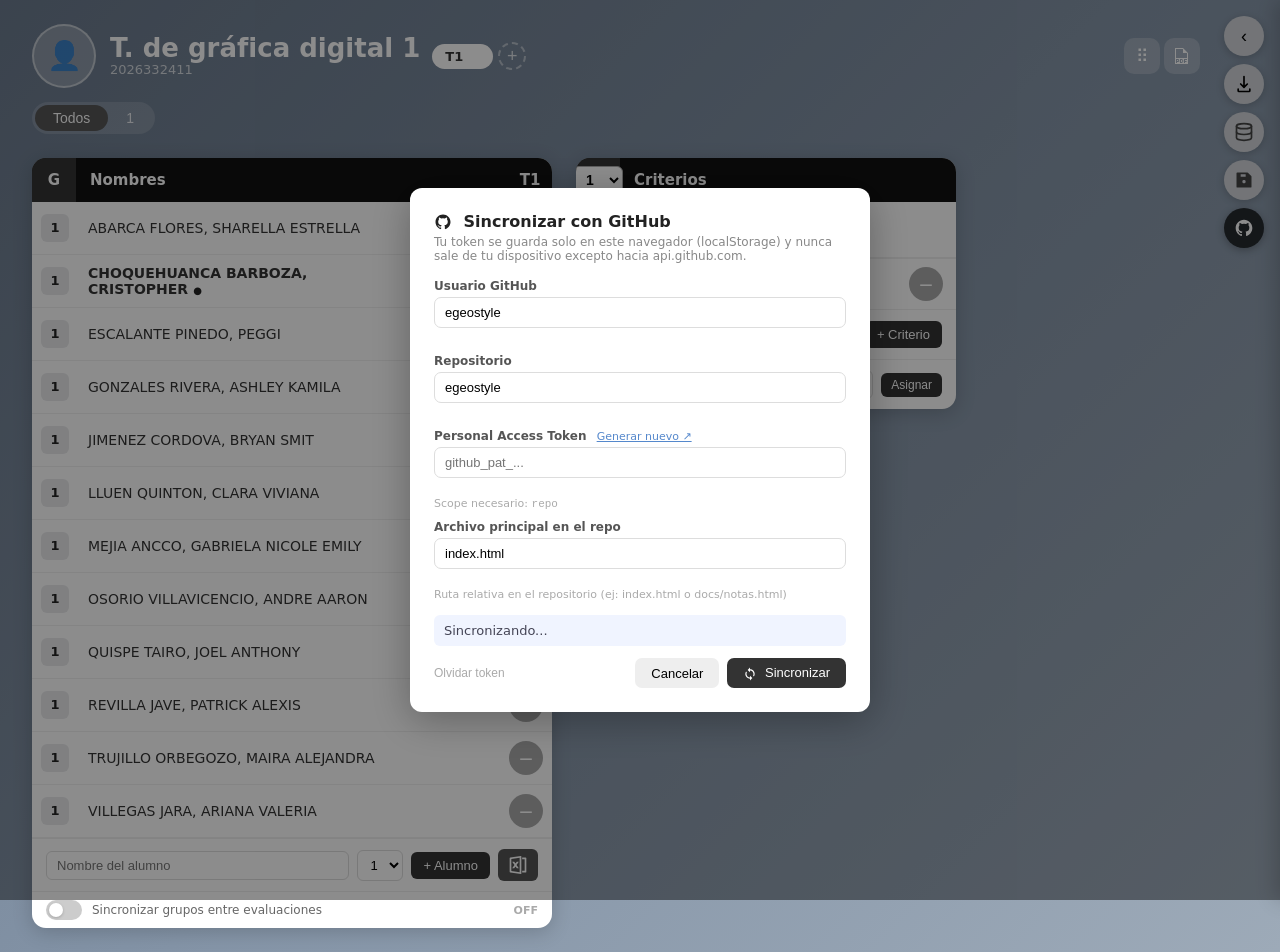
<file: notas.html>
<html lang="es"><head>
<meta charset="UTF-8">
<meta name="viewport" content="width=device-width, initial-scale=1.0">
<title>E.George Notas</title>
<style>
  * { box-sizing: border-box; margin: 0; padding: 0; }
  body {
    font-family: 'Segoe UI', system-ui, sans-serif;
    background: linear-gradient(135deg, #6b7a8d 0%, #8494a7 50%, #9daab8 100%);
    min-height: 100vh; color: #222;
  }

  /* ── SIDEBAR ── */
  #sidebar {
    position: fixed; top: 0; right: 0;
    width: 280px; height: 100vh;
    background: #e8eaed; box-shadow: -4px 0 20px rgba(0,0,0,.2);
    transform: translateX(100%); transition: transform .3s ease;
    z-index: 100; overflow-y: auto; display: flex; flex-direction: column;
  }
  #sidebar.open { transform: translateX(0); }
  #sidebar-header {
    padding: 18px 16px 12px;
    display: flex; align-items: center; justify-content: space-between;
    border-bottom: 1px solid #d0d3d8;
  }
  #sidebar-header span { font-size: 13px; color: #666; font-weight: 600; letter-spacing: .5px; text-transform: uppercase; }
  #btn-add-course { background: #444; color: #fff; border: none; border-radius: 6px; padding: 5px 10px; font-size: 12px; cursor: pointer; }
  #btn-add-course:hover { background: #222; }
  .course-group { padding: 8px 0; border-bottom: 1px solid #d8dade; }
  .course-group-header { display: flex; align-items: center; justify-content: space-between; padding: 8px 16px; cursor: pointer; user-select: none; }
  .course-group-header:hover { background: #dde0e5; }
  .course-group-name { font-weight: 600; font-size: 14px; color: #333; }
  .course-group-arrow { font-size: 12px; color: #666; transition: transform .2s; }
  .course-group-arrow.collapsed { transform: rotate(-90deg); }
  .course-group-actions { display: flex; gap: 6px; align-items: center; }
  .group-edit-btn, .group-add-btn, .group-del-btn { background: none; border: none; cursor: pointer; font-size: 13px; padding: 2px 5px; border-radius: 4px; color: #666; }
  .group-edit-btn:hover { background: #c8cbd0; color: #333; }
  .group-add-btn:hover { background: #b8e4b8; color: #2a7a2a; }
  .group-del-btn:hover { background: #f4c0c0; color: #a00; }
  .subcourses { list-style: none; }
  .subcourse-item { display: flex; align-items: center; gap: 8px; padding: 8px 16px 8px 28px; cursor: pointer; font-size: 14px; color: #444; }
  .subcourse-item:hover { background: #d8dbe0; }
  .subcourse-item.active { background: #cdd0d8; font-weight: 600; color: #111; }
  .subcourse-item .sc-icon { width: 20px; height: 20px; border: 2px dashed #999; border-radius: 4px; flex-shrink: 0; }
  .subcourse-item.active .sc-icon { border-color: #333; border-style: solid; }
  .subcourse-item .sc-name { flex: 1; }
  .subcourse-item .sc-actions { display: none; gap: 4px; }
  .subcourse-item:hover .sc-actions { display: flex; }
  .sc-actions button { background: none; border: none; cursor: pointer; font-size: 12px; padding: 2px 4px; border-radius: 3px; color: #666; }
  .sc-actions button:hover { background: #bcc0c8; }

  /* ── TOGGLE ── */
  #floating-btns {
    position: fixed; top: 16px; right: 16px;
    display: flex; flex-direction: column; gap: 8px;
    z-index: 200; transition: right .3s ease;
  }
  #floating-btns.sidebar-open { right: 296px; }

  #toggle-sidebar {
    width: 40px; height: 40px; background: #d0d3d8; border: none; border-radius: 50%;
    cursor: pointer; font-size: 18px; display: flex; align-items: center; justify-content: center;
    box-shadow: 0 2px 8px rgba(0,0,0,.2); transition: background .2s;
  }
  #toggle-sidebar:hover { background: #bec2ca; }

  #btn-global-pdf {
    width: 40px; height: 40px; background: #d0d3d8; border: none; border-radius: 50%;
    cursor: pointer; font-size: 17px;
    display: flex; align-items: center; justify-content: center;
    box-shadow: 0 2px 8px rgba(0,0,0,.2);
    transition: background .2s, transform .1s;
  }
  #btn-global-pdf:hover { background: #bec2ca; transform: scale(1.08); }
  #btn-global-pdf:active { transform: scale(.94); }

  #btn-db {
    width: 40px; height: 40px; background: #d0d3d8; border: none; border-radius: 50%;
    cursor: pointer; display: flex; align-items: center; justify-content: center;
    box-shadow: 0 2px 8px rgba(0,0,0,.2); transition: background .2s, transform .1s;
    color: #444;
  }
  #btn-db:hover { background: #bec2ca; transform: scale(1.08); }
  #btn-db:active { transform: scale(.94); }

  #btn-save-float {
    width: 40px; height: 40px; background: #d0d3d8; border: none; border-radius: 50%;
    cursor: pointer; display: flex; align-items: center; justify-content: center;
    box-shadow: 0 2px 8px rgba(0,0,0,.2); transition: background .2s, transform .1s;
    color: #444;
  }
  #btn-save-float:hover { background: #bec2ca; transform: scale(1.08); }
  #btn-save-float:active { transform: scale(.94); }

  #btn-github {
    width: 40px; height: 40px; background: #24292e; border: none; border-radius: 50%;
    cursor: pointer; display: flex; align-items: center; justify-content: center;
    box-shadow: 0 2px 8px rgba(0,0,0,.3); transition: background .2s, transform .1s;
    color: #fff;
  }
  #btn-github:hover { background: #444d56; transform: scale(1.08); }
  #btn-github:active { transform: scale(.94); }
  #btn-github.syncing { animation: gh-pulse 1s infinite; }
  #btn-github.success { background: #2ea44f; }
  #btn-github.error   { background: #c00; }
  @keyframes gh-pulse { 0%,100%{opacity:1} 50%{opacity:.4} }

  /* ── MAIN ── */
  #main { padding: 24px 80px 24px 32px; min-height: 100vh; }

  /* ── AVATAR ── */
  #avatar-wrap {
    position: relative; flex-shrink: 0;
    width: 64px; height: 64px;
  }
  #avatar-circle {
    width: 64px; height: 64px; border-radius: 50%;
    background: rgba(255,255,255,.22);
    border: 2.5px solid rgba(255,255,255,.45);
    overflow: hidden; cursor: pointer;
    display: flex; align-items: center; justify-content: center;
    transition: border-color .2s, box-shadow .2s;
    position: relative;
  }
  #avatar-circle:hover { border-color: #fff; box-shadow: 0 0 0 3px rgba(255,255,255,.2); }
  #avatar-circle img {
    width: 100%; height: 100%; object-fit: cover; display: block;
  }
  #avatar-placeholder {
    font-size: 28px; line-height: 1; color: rgba(255,255,255,.7);
    user-select: none;
  }
  /* Hover overlay on avatar */
  #avatar-circle::after {
    content: '📷';
    position: absolute; inset: 0;
    background: rgba(0,0,0,.45);
    display: flex; align-items: center; justify-content: center;
    font-size: 20px; border-radius: 50%;
    opacity: 0; transition: opacity .2s;
    display: flex; align-items: center; justify-content: center;
  }
  #avatar-circle:hover::after { opacity: 1; }
  /* Delete button on avatar */
  #avatar-del {
    position: absolute; top: -3px; right: -3px;
    width: 20px; height: 20px; border-radius: 50%;
    background: #e05050; border: 2px solid #fff;
    color: #fff; font-size: 11px; font-weight: 700;
    cursor: pointer; display: none;
    align-items: center; justify-content: center;
    line-height: 1; padding: 0;
    box-shadow: 0 1px 4px rgba(0,0,0,.3);
    transition: background .15s;
  }
  #avatar-del:hover { background: #c00; }
  #avatar-wrap:hover #avatar-del { display: flex; }
  #avatar-input { display: none; }

  /* ── TITLE BLOCK (avatar + course name lines) ── */
  #title-block {
    display: flex; align-items: center; gap: 14px; flex-shrink: 0;
  }
  #title-text { display: flex; flex-direction: column; }

  /* ── HEADER ROW: title-block + eval tabs + icon toolbar all in one line ── */
  #header-row {
    display: flex; align-items: center; gap: 12px;
    margin-bottom: 14px; flex-wrap: wrap;
  }
  .page-title-small { font-size: 26px; font-weight: 700; color: #fff; white-space: nowrap; line-height: 1.1; }
  .page-title { font-size: 13px; color: rgba(255,255,255,.7); margin-bottom: 1px;
     }

  /* ── EVALUATION TABS ── */
  #eval-tabs-row {
    display: flex; align-items: center; gap: 5px; flex-wrap: wrap; flex: 1;
  }
  .eval-tab {
    display: flex; align-items: center; gap: 3px;
    padding: 5px 13px; border-radius: 20px; border: none;
    background: rgba(255,255,255,.18); color: rgba(255,255,255,.85);
    font-size: 13px; font-weight: 600; cursor: pointer;
    transition: background .15s;
  }
  .eval-tab:hover { background: rgba(255,255,255,.3); }
  .eval-tab.active { background: #fff; color: #333; }
  .eval-tab .et-rename {
    opacity: 0; font-size: 11px; padding: 0 2px; background: none; border: none;
    cursor: pointer; color: inherit; margin-left: 1px; transition: opacity .15s;
  }
  .eval-tab:hover .et-rename { opacity: .6; }
  .eval-tab .et-rename:hover { opacity: 1 !important; }
  .eval-tab .et-del {
    opacity: 0; font-size: 13px; padding: 0 2px; background: none; border: none;
    cursor: pointer; color: inherit; margin-left: 1px; transition: opacity .15s;
  }
  .eval-tab:hover .et-del { opacity: .5; }
  .eval-tab .et-del:hover { opacity: 1 !important; color: #e05050; }
  #btn-add-eval {
    width: 28px; height: 28px; border-radius: 50%;
    border: 2px dashed rgba(255,255,255,.45);
    background: none; color: rgba(255,255,255,.75); font-size: 18px; line-height: 1;
    cursor: pointer; display: flex; align-items: center; justify-content: center;
    transition: border-color .15s, color .15s, background .15s; flex-shrink: 0;
  }
  #btn-add-eval:hover { border-color: #fff; color: #fff; background: rgba(255,255,255,.12); }

  /* ── TOOLBAR — icon-only buttons ── */
  #toolbar { display: none; gap: 4px; align-items: center; flex-shrink: 0; }
  #toolbar.visible { display: flex; }
  .toolbar-btn {
    width: 36px; height: 36px; border: none; border-radius: 10px;
    font-size: 17px; cursor: pointer; display: flex; align-items: center; justify-content: center;
    transition: background .15s, transform .1s; position: relative;
  }
  .toolbar-btn:active { transform: scale(.92); }
  /* Tooltip */
  .toolbar-btn::after {
    content: attr(title);
    position: absolute; bottom: -30px; left: 50%; transform: translateX(-50%);
    background: rgba(0,0,0,.75); color: #fff; font-size: 11px; font-weight: 500;
    padding: 3px 7px; border-radius: 5px; white-space: nowrap;
    opacity: 0; pointer-events: none; transition: opacity .15s; z-index: 50;
  }
  .toolbar-btn:hover::after { opacity: 1; }
  .btn-edit-mode { background: rgba(255,255,255,.22); color: #fff; }
  .btn-edit-mode:hover { background: rgba(255,255,255,.38); }
  .btn-edit-mode.active { background: #f0a500; color: #fff; }
  .btn-pdf  { background: rgba(255,255,255,.22); color: #fff; }
  .btn-pdf:hover { background: rgba(255,255,255,.38); }
  .btn-save { background: rgba(255,255,255,.22); color: #fff; }
  .btn-save:hover { background: rgba(255,255,255,.38); }

  /* ── GROUP TABS ── */
  #group-tabs {
    display: flex; background: rgba(255,255,255,.15); border-radius: 20px;
    padding: 3px; width: fit-content; margin-bottom: 24px;
  }
  .gtab {
    padding: 5px 18px; border-radius: 16px; border: none;
    background: none; color: rgba(255,255,255,.8); font-size: 14px;
    cursor: pointer; font-weight: 500; transition: background .15s;
  }
  .gtab.active { background: #555; color: #fff; }
  .gtab:hover:not(.active) { background: rgba(255,255,255,.15); }

  /* ── TABLES ── */
  #tables-area { display: flex; gap: 24px; align-items: flex-start; flex-wrap: wrap; }
  .card { background: #fff; border-radius: 14px; overflow: hidden; box-shadow: 0 4px 20px rgba(0,0,0,.18); }
  #student-card { min-width: 420px; max-width: 520px; flex: 1; }
  .card-header { background: #111; color: #fff; display: flex; align-items: center; padding: 0; }
  .card-header-badge { width: 44px; height: 44px; display: flex; align-items: center; justify-content: center; font-weight: 700; font-size: 15px; background: #333; flex-shrink: 0; }
  .card-header-title { flex: 1; padding: 0 14px; font-weight: 700; font-size: 15px; }
  .card-header-right { width: 44px; height: 44px; display: flex; align-items: center; justify-content: center; font-weight: 700; font-size: 15px; }

  #student-table { width: 100%; border-collapse: collapse; }
  #student-table tbody tr { border-bottom: 1px solid #f0f0f0; transition: background .1s; }
  #student-table tbody tr:hover { background: #f7f8fa; }
  #student-table tbody tr.drag-over { background: #e3eeff; border-top: 2px solid #5588ff; }
  #student-table tbody tr.dragging { opacity: .4; }

  .td-drag { width: 28px; text-align: center; padding: 9px 2px; cursor: grab; color: #ccc; font-size: 16px; user-select: none; display: none; }
  .edit-mode .td-drag { display: table-cell; }
  .td-group { width: 46px; text-align: center; padding: 9px 6px; }
  .td-group span { display: inline-block; background: #e8e9eb; border-radius: 6px; width: 28px; height: 28px; line-height: 28px; text-align: center; font-size: 13px; font-weight: 600; }
  .td-name { padding: 9px 10px; font-size: 14px; color: #333; }
  .td-note { width: 52px; text-align: center; padding: 9px 6px; }
  .note-badge { display: inline-flex; align-items: center; justify-content: center; width: 34px; height: 34px; border-radius: 50%; font-size: 13px; font-weight: 700; color: #fff; }
  .note-badge.red   { background: #e07070; }
  .note-badge.green { background: #6bbf6b; }
  .note-badge.gray  { background: #aaa; }
  /* ── ACTION BUTTONS (per student row) ── */
  .td-actions {
    width: 80px; padding: 4px 6px; text-align: right;
    display: flex; align-items: center; justify-content: flex-end; gap: 3px;
  }
  .student-action-btn {
    background: none; border: none; cursor: pointer;
    font-size: 13px; padding: 3px 4px; border-radius: 4px;
    opacity: 0; transition: opacity .15s, background .1s;
    line-height: 1; flex-shrink: 0;
  }
  #student-table tbody tr:hover .student-action-btn { opacity: 1; }
  .btn-warn  { color: #e07000; }
  .btn-warn:hover  { background: #fff0d8; }
  .btn-warn.active { opacity: 1 !important; color: #c05000; }
  .btn-info  { color: #5588cc; }
  .btn-info:hover  { background: #ddeeff; }
  .btn-del-student { color: #cc4444; }
  .btn-del-student:hover { background: #ffe0e0; }

  /* Warning row — subtle left border only, no heavy background */
  #student-table tbody tr.row-warned { border-left: 3px solid #e07000; }

  /* ── SYNC GROUP TOGGLE ── */
  #sync-group-bar {
    padding: 8px 14px; border-top: 1px solid #eee;
    display: flex; align-items: center; gap: 10px;
    font-size: 12px; color: #666;
  }
  #sync-group-toggle {
    position: relative; width: 36px; height: 20px; flex-shrink: 0;
    cursor: pointer;
  }
  #sync-group-toggle input { opacity: 0; width: 0; height: 0; }
  .sync-slider {
    position: absolute; inset: 0; border-radius: 20px;
    background: #ccc; transition: background .2s;
  }
  .sync-slider::before {
    content: ''; position: absolute;
    width: 14px; height: 14px; border-radius: 50%;
    background: #fff; top: 3px; left: 3px;
    transition: transform .2s; box-shadow: 0 1px 3px rgba(0,0,0,.2);
  }
  #sync-group-toggle input:checked + .sync-slider { background: #5a9a5a; }
  #sync-group-toggle input:checked + .sync-slider::before { transform: translateX(16px); }

  /* ── DELEGATE SECTION ── */
  #delegate-section {
    padding: 10px 14px; border-top: 1px solid #eee;
    display: flex; align-items: center; gap: 8px; flex-wrap: wrap;
  }
  #delegate-section label { font-size: 12px; color: #666; font-weight: 600; white-space: nowrap; }
  #delegate-select {
    flex: 1; border: 1px solid #ddd; border-radius: 6px;
    padding: 5px 8px; font-size: 13px; background: #fff; outline: none; cursor: pointer;
    min-width: 120px;
  }
  #delegate-select:focus { border-color: #888; }
  #btn-set-delegate {
    background: #333; color: #fff; border: none; border-radius: 6px;
    padding: 5px 10px; font-size: 12px; cursor: pointer; white-space: nowrap;
  }
  #btn-set-delegate:hover { background: #111; }

  .card-footer { padding: 10px 14px; border-top: 1px solid #eee; display: flex; gap: 8px; align-items: center; }
  .card-footer input { border: 1px solid #ddd; border-radius: 6px; padding: 6px 10px; font-size: 13px; flex: 1; outline: none; }
  .card-footer input:focus { border-color: #888; }
  .card-footer select { border: 1px solid #ddd; border-radius: 6px; padding: 6px 8px; font-size: 13px; background: #fff; cursor: pointer; outline: none; }
  .btn-add { background: #333; color: #fff; border: none; border-radius: 6px; padding: 6px 12px; font-size: 13px; cursor: pointer; white-space: nowrap; }
  .btn-add:hover { background: #111; }
  .btn-import { background: #555; color: #fff; border: none; border-radius: 6px; padding: 6px 10px; font-size: 15px; cursor: pointer; flex-shrink: 0; }
  .btn-import:hover { background: #333; }

  /* ── CRITERIA CARD ── */
  #criteria-card { min-width: 300px; max-width: 380px; }
  #criteria-table { width: 100%; border-collapse: collapse; }
  #criteria-table tbody tr { border-bottom: 1px solid #f0f0f0; }
  #criteria-table tbody tr:hover { background: #f7f8fa; }
  .td-criteria-name { padding: 11px 14px; font-size: 14px; color: #333; }
  .td-criteria-name.final { font-weight: 700; }
  .td-criteria-score { width: 60px; text-align: center; padding: 8px 10px; }
  .criteria-score-input { width: 40px; height: 34px; border: 1.5px solid #ddd; border-radius: 50%; text-align: center; font-size: 13px; font-weight: 700; outline: none; background: #f4f4f4; color: #444; appearance: textfield; -moz-appearance: textfield; }
  .criteria-score-input::-webkit-outer-spin-button, .criteria-score-input::-webkit-inner-spin-button { -webkit-appearance: none; }
  .criteria-score-input:focus { border-color: #888; background: #fff; }
  .criteria-footer { padding: 10px 14px; border-top: 1px solid #eee; display: flex; gap: 8px; align-items: center; }
  .criteria-footer input { border: 1px solid #ddd; border-radius: 6px; padding: 6px 10px; font-size: 13px; flex: 1; outline: none; }
  .criteria-footer input:focus { border-color: #888; }
  #criteria-group-select { border: 1.5px solid #aaa; border-radius: 6px; padding: 4px 8px; font-size: 14px; font-weight: 700; background: #fff; cursor: pointer; outline: none; min-width: 50px; }

  /* ── MODALS ── */
  .modal-overlay { display: none; position: fixed; inset: 0; background: rgba(0,0,0,.45); z-index: 500; align-items: center; justify-content: center; }
  .modal-overlay.show { display: flex; }
  .modal { background: #fff; border-radius: 12px; padding: 24px; min-width: 320px; box-shadow: 0 8px 40px rgba(0,0,0,.3); }
  .modal h3 { margin-bottom: 14px; font-size: 16px; }
  .modal input { width: 100%; border: 1.5px solid #ddd; border-radius: 7px; padding: 8px 12px; font-size: 14px; outline: none; margin-bottom: 16px; }
  .modal input:focus { border-color: #555; }
  .modal-actions { display: flex; gap: 8px; justify-content: flex-end; }
  .btn-cancel { background: #eee; border: none; border-radius: 7px; padding: 7px 16px; font-size: 13px; cursor: pointer; }
  .btn-cancel:hover { background: #ddd; }
  .btn-confirm { background: #333; color: #fff; border: none; border-radius: 7px; padding: 7px 16px; font-size: 13px; cursor: pointer; }
  .btn-confirm:hover { background: #111; }

  .empty-state { text-align: center; padding: 32px; color: rgba(255,255,255,.6); font-size: 14px; }
  #edit-mode-banner { display: none; background: #f0a500; color: #fff; padding: 6px 14px; border-radius: 8px; font-size: 13px; font-weight: 600; margin-bottom: 10px; }
  #edit-mode-banner.visible { display: block; }

  @media (max-width: 700px) {
    #main { padding: 16px; }
    #student-card, #criteria-card { min-width: unset; width: 100%; }
    #sidebar { width: 100%; }
  }
</style>
<script>window.__SAVED_STATE__={"courses":[{"id":"g_1783822608721","name":"T. de gráfica digital 1","expanded":true,"sub":[{"id":"sc_1783822615778","name":"2026332411"}]},{"id":"g_1783822683692","name":"Social Media","expanded":true,"sub":[{"id":"sc_1783822693216","name":"2026433103"}]},{"id":"g_1783822746332","name":"Diseño de interfaces multimedia 3","expanded":true,"sub":[{"id":"sc_1783822754078","name":"2026331395"},{"id":"sc_1783822855898","name":"2026432767"},{"id":"sc_1783822946987","name":"2026432785"}]},{"id":"g_1783823042210","name":"Diseño de interfaces multimedia 2","expanded":true,"sub":[{"id":"sc_1783823053471","name":"2026434058"}]},{"id":"g_1783823148097","name":"EFSRT 3","expanded":true,"sub":[{"id":"sc_1783823155926","name":"2026432664"}]},{"id":"g_1783823183556","name":"EFSRT 4","expanded":true,"sub":[{"id":"sc_1783823191957","name":"2026432706 2026433730"},{"id":"sc_1783823221080","name":"2026432996 2026433026 2026433115"}]}],"data":{"c1.1":{"students":[{"id":"st_demo_0","name":"Ana García","group":1,"comment":"","warned":false,"evalGroups":{}},{"id":"st_demo_1","name":"Luis Pérez","group":3,"comment":"","warned":false,"evalGroups":{}},{"id":"st_demo_2","name":"María Rodríguez","group":2,"comment":"","warned":false,"evalGroups":{}},{"id":"st_demo_3","name":"Carlos López","group":2,"comment":"","warned":false,"evalGroups":{}},{"id":"st_demo_4","name":"Sofía Martínez","group":2,"comment":"","warned":false,"evalGroups":{}},{"id":"st_demo_5","name":"Diego Fernández","group":3,"comment":"","warned":false,"evalGroups":{}},{"id":"st_demo_6","name":"Laura Sánchez","group":4,"comment":"","warned":false,"evalGroups":{}},{"id":"st_demo_7","name":"Andrés Torres","group":2,"comment":"","warned":false,"evalGroups":{}},{"id":"st_demo_8","name":"Valentina Gómez","group":3,"comment":"","warned":false,"evalGroups":{}},{"id":"st_demo_9","name":"Juan Ramírez","group":1,"comment":"","warned":false,"evalGroups":{}},{"id":"st_demo_10","name":"Isabella Díaz","group":4,"comment":"","warned":false,"evalGroups":{}},{"id":"st_demo_11","name":"Sebastián Reyes","group":5,"comment":"","warned":false,"evalGroups":{}},{"id":"st_demo_12","name":"Camila Castro","group":5,"comment":"","warned":false,"evalGroups":{}},{"id":"st_demo_13","name":"Mateo Vargas","group":5,"comment":"","warned":false,"evalGroups":{}},{"id":"st_demo_14","name":"Luciana Morales","group":1,"comment":"","warned":false,"evalGroups":{}}],"evals":[{"id":"ev_17833406563620.1905435423733094","name":"T1","criteria":[{"id":"cr1","name":"Criterio 1"},{"id":"cr2","name":"Criterio 2"},{"id":"cr3","name":"Participación"},{"id":"cr4","name":"Examen Final"}],"groupScores":{"1":{},"4":{}}}],"activeEvalIdx":0,"syncGroups":false,"delegateId":null},"sc_1783340737372":{"students":[{"id":"st_17833408539010.3864992341640101","name":"ABARCA FLORES, SHARELLA ESTRELLA","group":1,"comment":"","warned":false,"evalGroups":{}},{"id":"st_17833408539010.12791070109039726","name":"CHOQUEHUANCA BARBOZA, CRISTOPHER","group":1,"comment":"","warned":false,"evalGroups":{}},{"id":"st_17833408539010.6091218732219371","name":"ESCALANTE PINEDO, PEGGI","group":1,"comment":"","warned":false,"evalGroups":{}},{"id":"st_17833408539010.819694687312071","name":"GONZALES RIVERA, ASHLEY KAMILA","group":1,"comment":"","warned":false,"evalGroups":{}},{"id":"st_17833408539010.7549106277719974","name":"JIMENEZ CORDOVA, BRYAN SMIT","group":1,"comment":"","warned":false,"evalGroups":{}},{"id":"st_17833408539010.03900741548918529","name":"LLUEN QUINTON, CLARA VIVIANA","group":1,"comment":"","warned":false,"evalGroups":{}},{"id":"st_17833408539010.02442922745889431","name":"MEJIA ANCCO, GABRIELA NICOLE EMILY","group":1,"comment":"","warned":false,"evalGroups":{}},{"id":"st_17833408539010.05813502630976375","name":"OSORIO VILLAVICENCIO, ANDRE AARON","group":1,"comment":"","warned":false,"evalGroups":{}},{"id":"st_17833408539010.8535116100040426","name":"QUISPE TAIRO, JOEL ANTHONY","group":1,"comment":"","warned":false,"evalGroups":{}},{"id":"st_17833408539010.0754104141661952","name":"REVILLA JAVE, PATRICK ALEXIS","group":1,"comment":"","warned":false,"evalGroups":{}},{"id":"st_17833408539010.7911665056678269","name":"TRUJILLO ORBEGOZO, MAIRA ALEJANDRA","group":1,"comment":"","warned":false,"evalGroups":{}},{"id":"st_17833408539010.35241147272611384","name":"VILLEGAS JARA, ARIANA VALERIA","group":1,"comment":"","warned":false,"evalGroups":{}}],"evals":[{"id":"ev_17833407407720.659072436181561","name":"T1","criteria":[],"groupScores":{"1":{},"4":{}}}],"activeEvalIdx":0,"syncGroups":false,"delegateId":"st_17833408539010.12791070109039726"},"sc_1783355827597":{"students":[{"id":"st_17833560576860.11744179393695198","name":"CHECA MARCOS, CRISTHIAN ALEXIS","group":1,"comment":"","warned":false,"evalGroups":{}},{"id":"st_17833560576860.15424699118425178","name":"MEDINA HUILCA, JEMINA ESMERALDA","group":1,"comment":"","warned":false,"evalGroups":{}},{"id":"st_17833560576860.07016169301310482","name":"MITACC YUCRA, ABRAHAM ALEXANDER","group":1,"comment":"","warned":false,"evalGroups":{}},{"id":"st_17833560576860.6939142071224472","name":"POVIS ESCOBAR, YAYOI MYRIAM","group":1,"comment":"","warned":false,"evalGroups":{}},{"id":"st_17833560576860.9253836031261515","name":"RAMOS BENDEZU, FIORELLA ARIANA","group":1,"comment":"","warned":false,"evalGroups":{}},{"id":"st_17833560576860.16085922069641945","name":"ROJAS DIAZ, CAROLINA DE LOS ANGELES","group":1,"comment":"","warned":false,"evalGroups":{}},{"id":"st_17833560576860.24961472086802028","name":"SAMAME VILLAVICENCIO, DANIEL ANTONIO","group":1,"comment":"","warned":false,"evalGroups":{}},{"id":"st_17833560576860.6383846342621623","name":"SHAPIAMA APEÑA, ARIANA LUCIA","group":1,"comment":"","warned":false,"evalGroups":{}},{"id":"st_17833560576860.775596070028938","name":"ALARCON ESTRADA, ZECIAH MARUBENY","group":1,"comment":"","warned":false,"evalGroups":{}},{"id":"st_17833560576860.6449370989607629","name":"MAYTA SALHUA, ALEJANDRA FIORELLA","group":1,"comment":"","warned":false,"evalGroups":{}}],"evals":[{"id":"ev_17833558323730.5330659417117741","name":"T1","criteria":[],"groupScores":{"1":{}}}],"activeEvalIdx":0,"syncGroups":false,"delegateId":"st_17833560576860.15424699118425178"},"sc_1783355803669":{"students":[{"id":"st_17833559432380.19806809833887606","name":"AGUILAR VASQUEZ, CESAR AGUSTO","group":1,"comment":"","warned":false,"evalGroups":{}},{"id":"st_17833559432380.13463237702517294","name":"ARMAS ALBARRAN, CRISTINA CELESTE","group":1,"comment":"","warned":false,"evalGroups":{}},{"id":"st_17833559432380.16425264331645184","name":"BECERRA INUMA, YEIKY YADHIRA DE LOS ANGELES","group":1,"comment":"","warned":false,"evalGroups":{}},{"id":"st_17833559432380.8489029045349703","name":"CARDOZA VILLAFUERTE, MATIAS ALMIR","group":1,"comment":"","warned":false,"evalGroups":{}},{"id":"st_17833559432380.7142533130614144","name":"CASTRO GIL, MARIA JULIA","group":1,"comment":"","warned":false,"evalGroups":{}},{"id":"st_17833559432380.5115413839503781","name":"CERNA VILCA, RAQUEL SARAI","group":1,"comment":"","warned":false,"evalGroups":{}},{"id":"st_17833559432380.12982018891682046","name":"CHAMPI PACHERRES, FABRIZIO ALONSO","group":1,"comment":"","warned":false,"evalGroups":{}},{"id":"st_17833559432380.7105203780281879","name":"CRUZ RONCAL, JAVIER ALEJANDRO","group":1,"comment":"","warned":false,"evalGroups":{}},{"id":"st_17833559432380.4342273294586887","name":"CUEVAS PUITIZA, JEAN POOL FRANCILES","group":1,"comment":"","warned":false,"evalGroups":{}},{"id":"st_17833559432380.6623138123696771","name":"FLORES CUZCO, DAYANA GRESSLY","group":1,"comment":"","warned":false,"evalGroups":{}},{"id":"st_17833559432380.6064287867685559","name":"GUTIERREZ RODRIGUEZ, JANIZ LIZET","group":1,"comment":"","warned":false,"evalGroups":{}},{"id":"st_17833559432380.5732603813237718","name":"MAGALLANES RODRIGUEZ, CRISTHIAN EDUARDO","group":1,"comment":"","warned":false,"evalGroups":{}},{"id":"st_17833559432380.5753149593799411","name":"MANTILLA ALVARADO, FERNANDA LIZBETH","group":1,"comment":"","warned":false,"evalGroups":{}},{"id":"st_17833559432380.24685063895058157","name":"NUÑEZ CHAVEZ, ALEJANDRA ZUAMI","group":1,"comment":"","warned":false,"evalGroups":{}},{"id":"st_17833559432380.3249941873815819","name":"OLAYA LOPEZ, HILARY NICOLL","group":1,"comment":"","warned":false,"evalGroups":{}},{"id":"st_17833559432380.5602250674188258","name":"PEÑA ZAVALETA, MARELY ROSELIN","group":1,"comment":"","warned":false,"evalGroups":{}},{"id":"st_17833559432380.5574539650676208","name":"PESANTES CARRANZA, ADRIANO DEL PIERO","group":1,"comment":"","warned":false,"evalGroups":{}},{"id":"st_17833559432380.4924737795520433","name":"RAVELLO RAMOS, JERRY MATEO","group":1,"comment":"","warned":false,"evalGroups":{}},{"id":"st_17833559432380.9182513953292412","name":"RIMARI VELASQUEZ, DANIEL ANTONIO","group":1,"comment":"","warned":false,"evalGroups":{}},{"id":"st_17833559432380.5942090652570987","name":"ROMERO ROJAS, KIARA SILVIA","group":1,"comment":"","warned":false,"evalGroups":{}},{"id":"st_17833559432380.5326493777973529","name":"SANCHEZ AGUIRRE, DANILO SEBASTIAN","group":1,"comment":"","warned":false,"evalGroups":{}},{"id":"st_17833559432380.017193889320119893","name":"TARRILLO PRADO, EMILY NAHOMI","group":1,"comment":"","warned":false,"evalGroups":{}},{"id":"st_17833559432380.2860733481662596","name":"ANDRADE DE LA CRUZ, MAICOL AARON","group":1,"comment":"","warned":false,"evalGroups":{}},{"id":"st_17833559432380.6684944668031251","name":"LOZANO SIGÜENZA, CIELO ESTRELLA","group":1,"comment":"","warned":false,"evalGroups":{}}],"evals":[{"id":"ev_17833558337650.3302151025733395","name":"T1","criteria":[],"groupScores":{"1":{}}}],"activeEvalIdx":0,"syncGroups":false,"delegateId":"st_17833559432380.4924737795520433"},"sc_1783356786673":{"students":[{"id":"st_17833568103690.13446362447136773","name":"ALVARADO VILLAR, DAFNE DAYANA","group":1,"comment":"","warned":false,"evalGroups":{}},{"id":"st_17833568103690.3532990662605715","name":"ATOCCSA CHOTON, GIANELLA LUCIA","group":1,"comment":"","warned":false,"evalGroups":{}},{"id":"st_17833568103690.8943666270647598","name":"BARDALES VILLAVICENCIO, YULY MIRTHA","group":1,"comment":"","warned":false,"evalGroups":{}},{"id":"st_17833568103690.2812561096893178","name":"BERNACHEA QUISPE, EVELYN DANIELA","group":1,"comment":"","warned":false,"evalGroups":{}},{"id":"st_17833568103690.9949048628788261","name":"CARRILLO ROLDAN, MARIA FERNANDA","group":1,"comment":"","warned":false,"evalGroups":{}},{"id":"st_17833568103690.5546822730936709","name":"DÍAZ CHACÓN, DIEGO CÉSAR","group":1,"comment":"","warned":false,"evalGroups":{}},{"id":"st_17833568103690.9676855316295074","name":"FARFAN CORDOVA, EDUARDO JOSE","group":1,"comment":"","warned":false,"evalGroups":{}},{"id":"st_17833568103690.8562996901965583","name":"GARRIDO GARCIA, JESSICA JASMINE","group":1,"comment":"","warned":false,"evalGroups":{}},{"id":"st_17833568103690.6175814207479887","name":"ITO CALIXTO, BLANCA NATSUMI","group":1,"comment":"","warned":false,"evalGroups":{}},{"id":"st_17833568103690.45025127351952277","name":"NAVARRO GRADOS, ARTURO JAVIER","group":1,"comment":"","warned":false,"evalGroups":{}},{"id":"st_17833568103690.4047318163590783","name":"PARI CRUZ, KYARA MARIA","group":1,"comment":"","warned":false,"evalGroups":{}},{"id":"st_17833568103690.6762752182393726","name":"PARIASCA VICUÑA, ANGIE MIRELLA","group":1,"comment":"","warned":false,"evalGroups":{}},{"id":"st_17833568103690.3500547502932452","name":"QUEVEDO AGUERO, ALLISÓN JAMILEY","group":1,"comment":"","warned":false,"evalGroups":{}},{"id":"st_17833568103690.09852078032393974","name":"QUISPE PRECIADO, AYMAR ARIANA","group":1,"comment":"","warned":false,"evalGroups":{}},{"id":"st_17833568103690.05499205713274702","name":"RAMIREZ PALOMINO, ASHLEY BRIGITTE","group":1,"comment":"","warned":false,"evalGroups":{}},{"id":"st_17833568103690.5291994293833264","name":"RODRIGUEZ JIMENEZ, FABIANA JOSELYN","group":1,"comment":"","warned":false,"evalGroups":{}},{"id":"st_17833568103690.0060743726070476844","name":"SOSA SANCHEZ, SARA VICTORIA","group":1,"comment":"","warned":false,"evalGroups":{}},{"id":"st_17833568103690.6347733523948764","name":"SOTELO RIVERA, ALEXANDER PAUL","group":1,"comment":"","warned":false,"evalGroups":{}},{"id":"st_17833568103690.41068848586069817","name":"TOLENTINO RUIZ, JURGEN KYLE","group":1,"comment":"","warned":false,"evalGroups":{}},{"id":"st_17833568103690.07967040584330476","name":"ZAVALETA ZAMORA, YANNELY ASTRID","group":1,"comment":"","warned":false,"evalGroups":{}},{"id":"st_17833568103690.7702045356482674","name":"BARTOLOME MANSILLA, LUZ ALISON","group":1,"comment":"","warned":false,"evalGroups":{}},{"id":"st_17833568103690.2612352920084593","name":"PINEDA LAZARO DE VELASQUE, GERALDINE LORETA","group":1,"comment":"","warned":false,"evalGroups":{}},{"id":"st_17833568103690.6618411372282665","name":"QUEVEDO DAVILA, TIFANNY AYUMÍ","group":1,"comment":"","warned":false,"evalGroups":{}}],"evals":[{"id":"ev_17833567927290.16156544486637314","name":"T1","criteria":[],"groupScores":{"1":{}}}],"activeEvalIdx":0,"syncGroups":false,"delegateId":"st_17833568103690.5546822730936709"},"sc_1783357012963":{"students":[{"id":"st_17833570264990.7519321371721656","name":"AGUADO JIMENEZ, LEONOR ANGELY","group":1,"comment":"","warned":false,"evalGroups":{}},{"id":"st_17833570264990.1363840567684378","name":"ALFARO PEÑA, KIARA STEPHANIE","group":1,"comment":"","warned":false,"evalGroups":{}},{"id":"st_17833570264990.17308034858504318","name":"ARBIETO SANCHEZ, IAN LENIN","group":1,"comment":"","warned":false,"evalGroups":{}},{"id":"st_17833570264990.7219437390353927","name":"DOMINGUEZ CUARESMA, CAROLINA XIMENA","group":1,"comment":"","warned":false,"evalGroups":{}},{"id":"st_17833570264990.9251840965389349","name":"FIGUEROA ORTIZ, RENZO SEBASTIAN","group":1,"comment":"","warned":false,"evalGroups":{}},{"id":"st_17833570264990.09600721518736899","name":"FLORES BRACAMONTE, CHARENSSE AURA ROMELIA","group":1,"comment":"","warned":false,"evalGroups":{}},{"id":"st_17833570264990.7004765903604157","name":"MENA CASTRO, MELODY ROSSE","group":1,"comment":"","warned":false,"evalGroups":{}},{"id":"st_17833570264990.206196709494607","name":"MENDOZA PAREDES, HAROLD DAVID","group":1,"comment":"","warned":false,"evalGroups":{}},{"id":"st_17833570264990.35849065848501926","name":"OSES CIERTO, ADRIANO RAUL","group":1,"comment":"","warned":false,"evalGroups":{}},{"id":"st_17833570264990.2598111762012094","name":"PARDAVE ALEJANDRO, ANA CRISTINA","group":1,"comment":"","warned":false,"evalGroups":{}},{"id":"st_17833570264990.8765473376690304","name":"SANCHEZ AGUIRRE, ALISON BRIGITTE","group":1,"comment":"","warned":false,"evalGroups":{}},{"id":"st_17833570264990.8449393244880482","name":"VEGA CERVANTES, ANA ANDREA","group":1,"comment":"","warned":false,"evalGroups":{}},{"id":"st_17833570264990.2935476076066419","name":"PEÑA CALVO, LARA MILENA","group":1,"comment":"","warned":false,"evalGroups":{}}],"evals":[{"id":"ev_17833570168500.2220594819417785","name":"T1","criteria":[],"groupScores":{"1":{}}}],"activeEvalIdx":0,"syncGroups":false,"delegateId":"st_17833570264990.09600721518736899"},"sc_1783357262100":{"students":[{"id":"st_17837808555370.2149888910091451","name":"BURGA PASTOR, SERGIO LEANDRO","group":1,"comment":"","warned":false,"evalGroups":{}},{"id":"st_17837808555370.6115527955581583","name":"CULQUE GAMBOA, CARLOS FERNANDO","group":1,"comment":"","warned":false,"evalGroups":{}},{"id":"st_17837808555370.11511852870087513","name":"ESPINOLA GARAY, ANDREA CELESTE","group":1,"comment":"","warned":false,"evalGroups":{}},{"id":"st_17837808555370.31056734938502684","name":"ESPINOLA GARAY, LUIS FERNANDO","group":1,"comment":"","warned":false,"evalGroups":{}},{"id":"st_17837808555370.35962338672026295","name":"LUNA IGLESIAS, EDDU FRANCO","group":1,"comment":"","warned":false,"evalGroups":{}},{"id":"st_17837808555370.7969890909953894","name":"ORBEGOSO COYAHUAZO, MICHEL JARID","group":1,"comment":"","warned":false,"evalGroups":{}},{"id":"st_17837808555370.03727775834437763","name":"PEREDA CAJA, FLAVIA ALEXANDRA","group":1,"comment":"","warned":false,"evalGroups":{}},{"id":"st_17837808555370.30451536206886654","name":"QUINCHO LOAYZA, BRAYAN EMIR","group":1,"comment":"","warned":false,"evalGroups":{}},{"id":"st_17837808555370.7654540814347406","name":"SOLANO QUIÑONES, ANGELA GABRIELA","group":1,"comment":"","warned":false,"evalGroups":{}}],"evals":[{"id":"ev_17833572875160.3253302730059682","name":"T1","criteria":[],"groupScores":{"1":{}}}],"activeEvalIdx":0,"syncGroups":false,"delegateId":"st_17837808555370.7654540814347406"},"sc_1783793082393":{"students":[{"id":"st_17837931464350.43167094155219976","name":"ALAYO VARGAS, PIERO ALESSANDRO","group":1,"comment":"","warned":false,"evalGroups":{}},{"id":"st_17837931464350.8505856611711885","name":"ARANA REYES, STEFANY OLENKA","group":1,"comment":"","warned":false,"evalGroups":{}},{"id":"st_17837931464350.8571885089281188","name":"AZAÑA HUAMANI, CAREN MARICIELO","group":1,"comment":"","warned":false,"evalGroups":{}},{"id":"st_17837931464350.32897968217410556","name":"CHAVEZ ALVAREZ, KEVIN ANTHONY","group":1,"comment":"","warned":false,"evalGroups":{}},{"id":"st_17837931464350.6175816133796483","name":"CONTRERAS PAREDES, JOHAN ALBERTO","group":1,"comment":"","warned":false,"evalGroups":{}},{"id":"st_17837931464350.6323269160727921","name":"CONTRERAS TORREBLANCA, CLAUDIA EDITH","group":1,"comment":"","warned":false,"evalGroups":{}},{"id":"st_17837931464350.2020927020219636","name":"CORDOVA MEJIA, JOSE ARMANDO","group":1,"comment":"","warned":false,"evalGroups":{}},{"id":"st_17837931464350.9429491294281223","name":"CUBAS ARISTA, JUAN JOSE","group":1,"comment":"","warned":false,"evalGroups":{}},{"id":"st_17837931464350.19781564716052136","name":"DAGA NORIEGA, LEYDI JAQUELYN","group":1,"comment":"","warned":false,"evalGroups":{}},{"id":"st_17837931464350.1146158038677405","name":"DIAZ CASTRILLON, TATIANA ZULEIKA","group":1,"comment":"","warned":false,"evalGroups":{}},{"id":"st_17837931464350.7120790673380334","name":"GALARRETA VILLAR, SEBASTIAN JOSUE","group":1,"comment":"","warned":false,"evalGroups":{}},{"id":"st_17837931464350.645746551125106","name":"GARCIA QUIÑONES, FIORELLA DANITZA","group":1,"comment":"","warned":false,"evalGroups":{}},{"id":"st_17837931464350.09356642174007479","name":"HIDALGO CASTILLO, SEBASTIAN ALBERTO","group":1,"comment":"","warned":false,"evalGroups":{}},{"id":"st_17837931464350.6384460785995099","name":"LOPEZ ALVARADO, JHOINER","group":1,"comment":"","warned":false,"evalGroups":{}},{"id":"st_17837931464350.2643630962082536","name":"LUNA IGLESIAS, EDDU FRANCO","group":1,"comment":"","warned":false,"evalGroups":{}},{"id":"st_17837931464350.742794927002315","name":"MACAHUACHI ROJAS, CRISTHIAN STEFANO","group":1,"comment":"","warned":false,"evalGroups":{}},{"id":"st_17837931464350.10443848591292348","name":"MENA CASTRO, SABRINA LEYDI","group":1,"comment":"","warned":false,"evalGroups":{}},{"id":"st_17837931464350.8945732205849108","name":"MENDOZA PAREDES, HAROLD DAVID","group":1,"comment":"","warned":false,"evalGroups":{}},{"id":"st_17837931464350.1855895769917848","name":"PEREDA RUBIO, MEYSY MARIFE","group":1,"comment":"","warned":false,"evalGroups":{}},{"id":"st_17837931464350.3336407186226399","name":"RONCEROS REYES, GENESIS YSAITH","group":1,"comment":"","warned":false,"evalGroups":{}},{"id":"st_17837931464350.2024135807418016","name":"VELA ESQUIVEL, AMI YADIRA","group":1,"comment":"","warned":false,"evalGroups":{}},{"id":"st_17837931464350.6962086429905624","name":"VILCARROMERO RAMOS, ROSARIO JOSELITH","group":1,"comment":"","warned":false,"evalGroups":{}},{"id":"st_17837931464350.4282807442480864","name":"HURTADO AGUADO, FERNANDO ALONSO","group":1,"comment":"","warned":false,"evalGroups":{}},{"id":"st_17837931464350.5076641328476814","name":"SERNA REMIGIO, CRISTHIAN RONNY","group":1,"comment":"","warned":false,"evalGroups":{}},{"id":"st_17837931464350.8021217449050895","name":"VIERA AGUIRRE, ANGHIE ALEJANDRA","group":1,"comment":"","warned":false,"evalGroups":{}}],"evals":[{"id":"ev_17837930840850.45965300551733046","name":"EF","criteria":[],"groupScores":{"1":{}}}],"activeEvalIdx":0,"syncGroups":false,"delegateId":"st_17837931464350.10443848591292348"},"sc_1783794779537":{"students":[{"id":"st_17837949969410.3011842878724459","name":"ALFARO PEÑA, KIARA STEPHANIE","group":1,"comment":"","warned":false,"evalGroups":{}},{"id":"st_17837949969410.8465701858560016","name":"ALVAREZ ANGELES, YARED ESTEBAN","group":1,"comment":"","warned":false,"evalGroups":{}},{"id":"st_17837949969410.0036605092526869054","name":"ARAINGA CIVICO, CARLOS ALBERTO","group":1,"comment":"","warned":false,"evalGroups":{}},{"id":"st_17837949969410.7312777444350334","name":"ARENAS SOL SOL, RENZO NEZARETH","group":1,"comment":"","warned":false,"evalGroups":{}},{"id":"st_17837949969410.17897916275126768","name":"BECERRA INUMA, YEIKY YADHIRA DE LOS ANGELES","group":1,"comment":"","warned":false,"evalGroups":{}},{"id":"st_17837949969410.7206767428585873","name":"CHERO ROJAS, JHOSIMIRY JAZMIN","group":1,"comment":"","warned":false,"evalGroups":{}},{"id":"st_17837949969410.5129723556012304","name":"CRUZ RONCAL, JAVIER ALEJANDRO","group":1,"comment":"","warned":false,"evalGroups":{}},{"id":"st_17837949969410.9740566780314093","name":"GUERRA ORTECHO, CAMILA MAZHIEL","group":1,"comment":"","warned":false,"evalGroups":{}},{"id":"st_17837949969410.43656937082262537","name":"GUTIERREZ RODRIGUEZ, JANIZ LIZET","group":1,"comment":"","warned":false,"evalGroups":{}},{"id":"st_17837949969410.8148725527426017","name":"HUAMANI PLASENCIA, TANIA LISETH","group":1,"comment":"","warned":false,"evalGroups":{}},{"id":"st_17837949969410.6782124989381719","name":"HUERTA GABINO, YESSENIA NELIA","group":1,"comment":"","warned":false,"evalGroups":{}},{"id":"st_17837949969410.2785001601700633","name":"JIBAJA MENESES, DANUSHKA FARIDE","group":1,"comment":"","warned":false,"evalGroups":{}},{"id":"st_17837949969410.9261157501288887","name":"LLANOS CHOLAN, FABIANO DEL PIERO","group":1,"comment":"","warned":false,"evalGroups":{}},{"id":"st_17837949969410.8503378673868988","name":"NEYRA LIÑAN, MARIT YAMELIN","group":1,"comment":"","warned":false,"evalGroups":{}},{"id":"st_17837949969410.9059324813914087","name":"OLAYA LOPEZ, HILARY NICOLL","group":1,"comment":"","warned":false,"evalGroups":{}},{"id":"st_17837949969410.0811545521721998","name":"SANCHEZ BOLO, MICHAEL JHORDAN","group":1,"comment":"","warned":false,"evalGroups":{}},{"id":"st_17837949969410.6359602363320777","name":"SOLANO QUIÑONES, ANGELA GABRIELA","group":1,"comment":"","warned":false,"evalGroups":{}},{"id":"st_17837949969410.29601652634276954","name":"TARRILLO PRADO, EMILY NAHOMI","group":1,"comment":"","warned":false,"evalGroups":{}},{"id":"st_17837949969410.28244863209667936","name":"RODRIGUEZ PRECIADO, BRYANT DANIEL","group":1,"comment":"","warned":false,"evalGroups":{}},{"id":"st_17837949969410.07084351014638468","name":"SERRANO CORDOVA, SEBASTIAN","group":1,"comment":"","warned":false,"evalGroups":{}},{"id":"st_1783795166388","name":"================================","group":1,"comment":"","warned":true,"evalGroups":{"ev_17837947827910.7640696741543264":999}},{"id":"st_17837952146930.581056660039806","name":"ALVARADO VILLAR, DAFNE DAYANA","group":1,"comment":"","warned":false,"evalGroups":{}},{"id":"st_17837952146930.8633576923392795","name":"ASCONA POTENCIANO, ELIDA","group":1,"comment":"","warned":false,"evalGroups":{}},{"id":"st_17837952146930.8292083129742465","name":"BARRETO RIQUEZ, STEVEN FRANCO ELMER","group":1,"comment":"","warned":false,"evalGroups":{}},{"id":"st_17837952146930.21919803502366486","name":"CABRERA ZAMBRANO, CRISMAR ANYELITH","group":1,"comment":"","warned":false,"evalGroups":{}},{"id":"st_17837952146930.9013153911450462","name":"CANCHANYA GONZALES, NILTON SAMIR","group":1,"comment":"","warned":false,"evalGroups":{}},{"id":"st_17837952146930.10453404017407131","name":"CARRASCO MONSALVE, PEDRO JOSE","group":1,"comment":"","warned":false,"evalGroups":{}},{"id":"st_17837952146930.7005510275711903","name":"CARRILLO CHOCCE, JOSE ALBERTO","group":1,"comment":"","warned":false,"evalGroups":{}},{"id":"st_17837952146930.9160732351841565","name":"COILA CUENCA, JHON VICTOR","group":1,"comment":"","warned":false,"evalGroups":{}},{"id":"st_17837952146930.1678036324099298","name":"CUYA PORTAL, FRANSHEZKA XIOMARA","group":1,"comment":"","warned":false,"evalGroups":{}},{"id":"st_17837952146930.5150118215442432","name":"DAVILA GONZALES, DALILA YAMILET","group":1,"comment":"","warned":false,"evalGroups":{}},{"id":"st_17837952146930.4854395611807012","name":"ESPINOLA GARAY, ANDREA CELESTE","group":1,"comment":"","warned":false,"evalGroups":{}},{"id":"st_17837952146930.2723241009945425","name":"ESPINOLA GARAY, LUIS FERNANDO","group":1,"comment":"","warned":false,"evalGroups":{}},{"id":"st_17837952146930.09922818308026171","name":"GARCIA VEGA, IRENKA GRAZZIA","group":1,"comment":"","warned":false,"evalGroups":{}},{"id":"st_17837952146930.9585935336674426","name":"GARRIDO GARCIA, JESSICA JASMINE","group":1,"comment":"","warned":false,"evalGroups":{}},{"id":"st_17837952146930.5643508662366739","name":"GOMEZ NUNJAR, YESSIRE NICOLLE","group":1,"comment":"","warned":false,"evalGroups":{}},{"id":"st_17837952146930.9743913776153793","name":"HURTADO APONTE, MARELYN BRENDI","group":1,"comment":"","warned":false,"evalGroups":{}},{"id":"st_17837952146930.08597108294387201","name":"LAURA SALCEDO, ARIADNA ROMINA","group":1,"comment":"","warned":false,"evalGroups":{}},{"id":"st_17837952146930.41550525095009094","name":"MARINO LAUREANO, FABIAN ANDRE","group":1,"comment":"","warned":false,"evalGroups":{}},{"id":"st_17837952146930.6192452954672258","name":"MUR REQUENA, LAURA MARIAN","group":1,"comment":"","warned":false,"evalGroups":{}},{"id":"st_17837952146930.2823071502015436","name":"PALPAN PALACIN, DIHOGO GUSTAVO","group":1,"comment":"","warned":false,"evalGroups":{}},{"id":"st_17837952146930.5609229986454907","name":"PEÑA PASTOR, MARIA GRACIA","group":1,"comment":"","warned":false,"evalGroups":{}},{"id":"st_17837952146930.3881988472516731","name":"POMA REYES, RENZO ARDASIR","group":1,"comment":"","warned":false,"evalGroups":{}},{"id":"st_17837952146930.4166519710211253","name":"RAMIREZ FLORES, NAYELI ATHANIEL","group":1,"comment":"","warned":false,"evalGroups":{}},{"id":"st_17837952146930.8618504538984195","name":"REYES GARCIA, ANA LUCIA","group":1,"comment":"","warned":false,"evalGroups":{}},{"id":"st_17837952146930.48692997018748596","name":"SALGUERO FERNANDEZ, JUANA MARIA","group":1,"comment":"","warned":false,"evalGroups":{}},{"id":"st_17837952146930.9873358745956363","name":"SHAPIAMA CATASHUNGA, LOURDES","group":1,"comment":"","warned":false,"evalGroups":{}},{"id":"st_17837952146930.8960595537586871","name":"SIMON MENDIZABAL, ISIDRO SAMUEL FELIX","group":1,"comment":"","warned":false,"evalGroups":{}},{"id":"st_17837952146930.5695052942451084","name":"SOSA SANCHEZ, SARA VICTORIA","group":1,"comment":"","warned":false,"evalGroups":{}},{"id":"st_17837952146930.33124944564284675","name":"URBANO MONTESINOS, OMAR ALFREDO","group":1,"comment":"","warned":false,"evalGroups":{}},{"id":"st_17837952146930.21061469701852398","name":"VALENZUELA CHOQUE, NICOL VALERIA","group":1,"comment":"","warned":false,"evalGroups":{}},{"id":"st_17837952146930.6286276726917277","name":"VASQUEZ GUERRERO, ADRIAN ALEXANDER","group":1,"comment":"","warned":false,"evalGroups":{}},{"id":"st_17837952146930.534723725654867","name":"VEGA BALLON, ALONSO JAVIER","group":1,"comment":"","warned":false,"evalGroups":{}},{"id":"st_17837952146930.03099547421508353","name":"YAÑEZ MORI, AYUMI HASHI","group":1,"comment":"","warned":false,"evalGroups":{}},{"id":"st_17837952146930.20945549101977445","name":"YOVERA CRUZADO, NAYELI ANAI","group":1,"comment":"","warned":false,"evalGroups":{}},{"id":"st_17837952146930.8120377182281723","name":"ZAVALETA ZAMORA, YANNELY ASTRID","group":1,"comment":"","warned":false,"evalGroups":{}},{"id":"st_17837952146930.5948421358211762","name":"PIEDRA ROMERO, GUILLERMO ENRIQUE","group":1,"comment":"","warned":false,"evalGroups":{}},{"id":"st_17837952146930.6167033043470297","name":"QUISPE COVEÑAS, CECIA ALMENDRA","group":1,"comment":"","warned":false,"evalGroups":{}}],"evals":[{"id":"ev_17837947827910.7640696741543264","name":"T1","criteria":[],"groupScores":{"1":{}}}],"activeEvalIdx":0,"syncGroups":false,"delegateId":null},"sc_1783794797233":{"students":[{"id":"st_17837953589310.521574823826929","name":"ALVARES SUNIAGA, JOSELIN DEL VALLE","group":1,"comment":"","warned":false,"evalGroups":{}},{"id":"st_17837953589310.6753721133405339","name":"ATUNCAR PISCOYA, ANDREA DANIELA","group":1,"comment":"","warned":false,"evalGroups":{}},{"id":"st_17837953589310.8915828870941263","name":"BURGA PASTOR, SERGIO LEANDRO","group":1,"comment":"","warned":false,"evalGroups":{}},{"id":"st_17837953589310.504402235917404","name":"CABRERA CASTRO, FIORELLA FRANCESCA","group":1,"comment":"","warned":false,"evalGroups":{}},{"id":"st_17837953589310.2646616292455479","name":"CALLE ROMERO, KIARA JASMIN","group":1,"comment":"","warned":false,"evalGroups":{}},{"id":"st_17837953589310.5956603334790166","name":"CHAVEZ RUIZ, JOSE JAIME","group":1,"comment":"","warned":false,"evalGroups":{}},{"id":"st_17837953589310.4869841461142973","name":"CONTRERAS LAMAS, ANITA NICOLE","group":1,"comment":"","warned":false,"evalGroups":{}},{"id":"st_17837953589310.8519827457240502","name":"CRISOLOGO CASTRO, LUCY MARITA","group":1,"comment":"","warned":false,"evalGroups":{}},{"id":"st_17837953589310.4807469233789817","name":"DIAZ RIOS, MOISES JOAO","group":1,"comment":"","warned":false,"evalGroups":{}},{"id":"st_17837953589310.3447334729374749","name":"FARFAN CORDOVA, EDUARDO JOSE","group":1,"comment":"","warned":false,"evalGroups":{}},{"id":"st_17837953589310.4371119819954016","name":"FARFAN VALVERDE, FATIMA NIEVES","group":1,"comment":"","warned":false,"evalGroups":{}},{"id":"st_17837953589310.9989483579447723","name":"GOMEZ PUJAICO, MARISOL ISABEL","group":1,"comment":"","warned":false,"evalGroups":{}},{"id":"st_17837953589310.49466456552868565","name":"GONZALES GAYTAN, ESTEFANI MARICE","group":1,"comment":"","warned":false,"evalGroups":{}},{"id":"st_17837953589310.3077635325536514","name":"MARCELO GONZALES, PIERO JULIAN","group":1,"comment":"","warned":false,"evalGroups":{}},{"id":"st_17837953589310.6791892079058743","name":"MELLO GUIVIN, LUIS ALBERTO","group":1,"comment":"","warned":false,"evalGroups":{}},{"id":"st_17837953589310.991112996845834","name":"OSORIO ASUNCION, MELISA KATHERINE","group":1,"comment":"","warned":false,"evalGroups":{}},{"id":"st_17837953589310.3221778923059646","name":"PINTADO VALDEZ, ESTHER ELIZABETH","group":1,"comment":"","warned":false,"evalGroups":{}},{"id":"st_17837953589310.6978285488053992","name":"PRETEL RIVERA, NATALY AYNEE","group":1,"comment":"","warned":false,"evalGroups":{}},{"id":"st_17837953589310.35795895311874415","name":"TAPIA MUÑOZ, VANIA NICOLLE","group":1,"comment":"","warned":false,"evalGroups":{}},{"id":"st_17837953589310.7916433307011965","name":"TORRES MAC KAY, ANDREA JIMENA","group":1,"comment":"","warned":false,"evalGroups":{}},{"id":"st_17837953589310.5214460156376013","name":"URIONA SANCHEZ, MARCIA CAROLINA","group":1,"comment":"","warned":false,"evalGroups":{}},{"id":"st_17837953589310.09000996812219075","name":"UTCAÑE GAMBINI, DENIS RODRIGO","group":1,"comment":"","warned":false,"evalGroups":{}},{"id":"st_17837953589310.7869225501301609","name":"VERA LUJAN, LUISA ALEJANDRA","group":1,"comment":"","warned":false,"evalGroups":{}},{"id":"st_17837953589310.03365614615212198","name":"GAMEZ RAMOS, BELTSASAR JHONATAN","group":1,"comment":"","warned":false,"evalGroups":{}},{"id":"st_17837953589310.08130331432087923","name":"IBAÑEZ SOTO, ALLMENDRA STEPHANNY DEL CARMEN","group":1,"comment":"","warned":false,"evalGroups":{}},{"id":"st_17837953589310.20432826612873423","name":"PAJUELO CONTRERAS, KARLY DARLINE","group":1,"comment":"","warned":false,"evalGroups":{}},{"id":"st_1783795292134","name":"================================","group":1,"comment":"","warned":true,"evalGroups":{"ev_17837947990440.09922026331158296":999}},{"id":"st_17837954489710.5198663117814889","name":"ARGOMEDO VILCA, KEITH KLEYVI","group":1,"comment":"","warned":false,"evalGroups":{}},{"id":"st_17837954489710.6215397139382832","name":"ARRUNATEGUI SANCHEZ, CARMEN ROSA","group":1,"comment":"","warned":false,"evalGroups":{}},{"id":"st_17837954489710.3039978888803364","name":"HERRERA AGUILAR, YASURI JACQUELINE","group":1,"comment":"","warned":false,"evalGroups":{}},{"id":"st_17837954489710.7101057236537932","name":"LAMA VILLACORTA, RAFAEL VALENTINO","group":1,"comment":"","warned":false,"evalGroups":{}},{"id":"st_17837954489710.7832057112523422","name":"PANDO AGUILAR, DARMA MITZUKO","group":1,"comment":"","warned":false,"evalGroups":{}},{"id":"st_17837954489710.6438361784993439","name":"SAAVEDRA CACERES, JAIR SIGFRIDO","group":1,"comment":"","warned":false,"evalGroups":{}},{"id":"st_17837954489710.5713343086905711","name":"MAYURI LONCHARICH, DAVID DANIEL ENRIQUE","group":1,"comment":"","warned":false,"evalGroups":{}},{"id":"st_1783795514355","name":"================================","group":1,"comment":"","warned":true,"evalGroups":{"ev_17837947990440.09922026331158296":999}},{"id":"st_17837955802240.2192804943697616","name":"BALDEON SANTOS, ABIGAIL DAYANA","group":1,"comment":"","warned":false,"evalGroups":{}},{"id":"st_17837955802240.9705410042516829","name":"CARDENAS MENENDEZ, ROXETTE","group":1,"comment":"","warned":false,"evalGroups":{}},{"id":"st_17837955802240.641580864085346","name":"CASTILLO MARTINEZ, ERICK HAIR","group":1,"comment":"","warned":false,"evalGroups":{}},{"id":"st_17837955802240.6425966174644543","name":"CASTRO FASANANDO, ADRIANA ZALETH","group":1,"comment":"","warned":false,"evalGroups":{}},{"id":"st_17837955802240.38587463941430356","name":"CASTRO HUARANCCA, KIRAN NISHA","group":1,"comment":"","warned":false,"evalGroups":{}},{"id":"st_17837955802240.3689442868209353","name":"CAYO BACON, MIRTHA ANDREA","group":1,"comment":"","warned":false,"evalGroups":{}},{"id":"st_17837955802240.9465162021024887","name":"DE LA CRUZ CACHAY, SAMIR ELIAS","group":1,"comment":"","warned":false,"evalGroups":{}},{"id":"st_17837955802240.5815967792418476","name":"DOMINGUEZ ROJAS, JHON LENIN","group":1,"comment":"","warned":false,"evalGroups":{}},{"id":"st_17837955802240.0860571590189716","name":"GUERRA DIAZ, ALESSANDRA CHRISTEL","group":1,"comment":"","warned":false,"evalGroups":{}},{"id":"st_17837955802240.9376928720127587","name":"MANUEL RIOS, ARIANA VALENTINA","group":1,"comment":"","warned":false,"evalGroups":{}},{"id":"st_17837955802240.9538337934505767","name":"MONTALVAN ROJAS, DANIELA EUNICE","group":1,"comment":"","warned":false,"evalGroups":{}},{"id":"st_17837955802240.9321352604062073","name":"SANCHEZ DELGADO, ORIANA TAMAR","group":1,"comment":"","warned":false,"evalGroups":{}},{"id":"st_17837955802240.20425576729442985","name":"SANTA CRUZ CONCA, ARIANA","group":1,"comment":"","warned":false,"evalGroups":{}},{"id":"st_17837955802240.5675606918293916","name":"OLIVEIRA OLIVERA, ENZO ALESSANDRO","group":1,"comment":"","warned":false,"evalGroups":{}}],"evals":[{"id":"ev_17837947990440.09922026331158296","name":"T1","criteria":[],"groupScores":{"1":{},"999":{}}}],"activeEvalIdx":0,"syncGroups":false,"delegateId":null},"sc_1783822615778":{"students":[{"id":"st_17838226328410.8264218585651429","name":"ABARCA FLORES, SHARELLA ESTRELLA","group":1,"comment":"","warned":false,"evalGroups":{}},{"id":"st_17838226328410.6918964307077589","name":"CHOQUEHUANCA BARBOZA, CRISTOPHER","group":1,"comment":"","warned":false,"evalGroups":{}},{"id":"st_17838226328410.8640530098646814","name":"ESCALANTE PINEDO, PEGGI","group":1,"comment":"","warned":false,"evalGroups":{}},{"id":"st_17838226328410.9965869900463579","name":"GONZALES RIVERA, ASHLEY KAMILA","group":1,"comment":"","warned":false,"evalGroups":{}},{"id":"st_17838226328410.12495750767708969","name":"JIMENEZ CORDOVA, BRYAN SMIT","group":1,"comment":"","warned":false,"evalGroups":{}},{"id":"st_17838226328410.7809495021104657","name":"LLUEN QUINTON, CLARA VIVIANA","group":1,"comment":"","warned":false,"evalGroups":{}},{"id":"st_17838226328410.17042127365219428","name":"MEJIA ANCCO, GABRIELA NICOLE EMILY","group":1,"comment":"","warned":false,"evalGroups":{}},{"id":"st_17838226328410.05763436253576226","name":"OSORIO VILLAVICENCIO, ANDRE AARON","group":1,"comment":"","warned":false,"evalGroups":{}},{"id":"st_17838226328410.6277185099479382","name":"QUISPE TAIRO, JOEL ANTHONY","group":1,"comment":"","warned":false,"evalGroups":{}},{"id":"st_17838226328410.7356830617598736","name":"REVILLA JAVE, PATRICK ALEXIS","group":1,"comment":"","warned":false,"evalGroups":{}},{"id":"st_17838226328410.6223218702994138","name":"TRUJILLO ORBEGOZO, MAIRA ALEJANDRA","group":1,"comment":"","warned":false,"evalGroups":{}},{"id":"st_17838226328410.0634516163188078","name":"VILLEGAS JARA, ARIANA VALERIA","group":1,"comment":"","warned":false,"evalGroups":{}}],"evals":[{"id":"ev_17838226285210.05527841493772645","name":"T1","criteria":[],"groupScores":{"1":{}}}],"activeEvalIdx":0,"syncGroups":false,"delegateId":"st_17838226328410.6918964307077589"},"sc_1783822693216":{"students":[{"id":"st_17838227079680.7635416033944011","name":"AGUILAR VASQUEZ, CESAR AGUSTO","group":1,"comment":"","warned":false,"evalGroups":{}},{"id":"st_17838227079680.12373286780807535","name":"ARMAS ALBARRAN, CRISTINA CELESTE","group":1,"comment":"","warned":false,"evalGroups":{}},{"id":"st_17838227079680.6564990820231453","name":"BECERRA INUMA, YEIKY YADHIRA DE LOS ANGELES","group":1,"comment":"","warned":false,"evalGroups":{}},{"id":"st_17838227079680.007111227007446597","name":"CARDOZA VILLAFUERTE, MATIAS ALMIR","group":1,"comment":"","warned":false,"evalGroups":{}},{"id":"st_17838227079680.9290014768419087","name":"CASTRO GIL, MARIA JULIA","group":1,"comment":"","warned":false,"evalGroups":{}},{"id":"st_17838227079680.7506113349587217","name":"CERNA VILCA, RAQUEL SARAI","group":1,"comment":"","warned":false,"evalGroups":{}},{"id":"st_17838227079680.10096420138915174","name":"CHAMPI PACHERRES, FABRIZIO ALONSO","group":1,"comment":"","warned":false,"evalGroups":{}},{"id":"st_17838227079680.10698651840956852","name":"CRUZ RONCAL, JAVIER ALEJANDRO","group":1,"comment":"","warned":false,"evalGroups":{}},{"id":"st_17838227079680.07835283836886409","name":"CUEVAS PUITIZA, JEAN POOL FRANCILES","group":1,"comment":"","warned":false,"evalGroups":{}},{"id":"st_17838227079680.1943693399074219","name":"FLORES CUZCO, DAYANA GRESSLY","group":1,"comment":"","warned":false,"evalGroups":{}},{"id":"st_17838227079680.3712096435076835","name":"GUTIERREZ RODRIGUEZ, JANIZ LIZET","group":1,"comment":"","warned":false,"evalGroups":{}},{"id":"st_17838227079680.9683448584824735","name":"MAGALLANES RODRIGUEZ, CRISTHIAN EDUARDO","group":1,"comment":"","warned":false,"evalGroups":{}},{"id":"st_17838227079680.41124529926234177","name":"MANTILLA ALVARADO, FERNANDA LIZBETH","group":1,"comment":"","warned":false,"evalGroups":{}},{"id":"st_17838227079680.871474142886644","name":"NUÑEZ CHAVEZ, ALEJANDRA ZUAMI","group":1,"comment":"","warned":false,"evalGroups":{}},{"id":"st_17838227079680.10263046811917331","name":"OLAYA LOPEZ, HILARY NICOLL","group":1,"comment":"","warned":false,"evalGroups":{}},{"id":"st_17838227079680.2643471929658039","name":"PEÑA ZAVALETA, MARELY ROSELIN","group":1,"comment":"","warned":false,"evalGroups":{}},{"id":"st_17838227079680.9274196241453038","name":"PESANTES CARRANZA, ADRIANO DEL PIERO","group":1,"comment":"","warned":false,"evalGroups":{}},{"id":"st_17838227079680.06270185971935593","name":"RAVELLO RAMOS, JERRY MATEO","group":1,"comment":"","warned":false,"evalGroups":{}},{"id":"st_17838227079680.45730372418158427","name":"RIMARI VELASQUEZ, DANIEL ANTONIO","group":1,"comment":"","warned":false,"evalGroups":{}},{"id":"st_17838227079680.09652884251911586","name":"ROMERO ROJAS, KIARA SILVIA","group":1,"comment":"","warned":false,"evalGroups":{}},{"id":"st_17838227079680.45914728260957094","name":"SANCHEZ AGUIRRE, DANILO SEBASTIAN","group":1,"comment":"","warned":false,"evalGroups":{}},{"id":"st_17838227079680.48423435219350464","name":"TARRILLO PRADO, EMILY NAHOMI","group":1,"comment":"","warned":false,"evalGroups":{}},{"id":"st_17838227079680.6137187903556004","name":"ANDRADE DE LA CRUZ, MAICOL AARON","group":1,"comment":"","warned":false,"evalGroups":{}},{"id":"st_17838227079680.038221707012496386","name":"LOZANO SIGÜENZA, CIELO ESTRELLA","group":1,"comment":"","warned":false,"evalGroups":{}}],"evals":[{"id":"ev_17838226947860.5827685507727088","name":"T1","criteria":[],"groupScores":{"1":{}}}],"activeEvalIdx":0,"syncGroups":false,"delegateId":"st_17838227079680.06270185971935593"},"sc_1783822754078":{"students":[{"id":"st_17838227722140.027059343769072153","name":"CHECA MARCOS, CRISTHIAN ALEXIS","group":1,"comment":"","warned":false,"evalGroups":{}},{"id":"st_17838227722140.901124334411342","name":"MEDINA HUILCA, JEMINA ESMERALDA","group":1,"comment":"","warned":false,"evalGroups":{}},{"id":"st_17838227722140.22652902065691127","name":"MITACC YUCRA, ABRAHAM ALEXANDER","group":1,"comment":"","warned":false,"evalGroups":{}},{"id":"st_17838227722140.6028433858020636","name":"POVIS ESCOBAR, YAYOI MYRIAM","group":1,"comment":"","warned":false,"evalGroups":{}},{"id":"st_17838227722140.2812166034798794","name":"RAMOS BENDEZU, FIORELLA ARIANA","group":1,"comment":"","warned":false,"evalGroups":{}},{"id":"st_17838227722140.8294925602664658","name":"ROJAS DIAZ, CAROLINA DE LOS ANGELES","group":1,"comment":"","warned":false,"evalGroups":{}},{"id":"st_17838227722140.4136120725220037","name":"SAMAME VILLAVICENCIO, DANIEL ANTONIO","group":1,"comment":"","warned":false,"evalGroups":{}},{"id":"st_17838227722140.5155085527897272","name":"SHAPIAMA APEÑA, ARIANA LUCIA","group":1,"comment":"","warned":false,"evalGroups":{}},{"id":"st_17838227722140.6540103230675236","name":"ALARCON ESTRADA, ZECIAH MARUBENY","group":1,"comment":"","warned":false,"evalGroups":{}},{"id":"st_17838227722140.2772478187842431","name":"MAYTA SALHUA, ALEJANDRA FIORELLA","group":1,"comment":"","warned":false,"evalGroups":{}}],"evals":[{"id":"ev_17838227563020.15001643063786851","name":"T1","criteria":[],"groupScores":{"1":{}}}],"activeEvalIdx":0,"syncGroups":false,"delegateId":"st_17838227722140.901124334411342"},"sc_1783822855898":{"students":[{"id":"st_17838228704260.6970840589798877","name":"ALVARADO VILLAR, DAFNE DAYANA","group":1,"comment":"","warned":false,"evalGroups":{}},{"id":"st_17838228704260.7586372229986103","name":"ATOCCSA CHOTON, GIANELLA LUCIA","group":1,"comment":"","warned":false,"evalGroups":{}},{"id":"st_17838228704260.4754170074837125","name":"BARDALES VILLAVICENCIO, YULY MIRTHA","group":1,"comment":"","warned":false,"evalGroups":{}},{"id":"st_17838228704260.4368516192412639","name":"BERNACHEA QUISPE, EVELYN DANIELA","group":1,"comment":"","warned":false,"evalGroups":{}},{"id":"st_17838228704260.7991920732114376","name":"CARRILLO ROLDAN, MARIA FERNANDA","group":1,"comment":"","warned":false,"evalGroups":{}},{"id":"st_17838228704260.3401858216785594","name":"DÍAZ CHACÓN, DIEGO CÉSAR","group":1,"comment":"","warned":false,"evalGroups":{}},{"id":"st_17838228704260.7177936713703935","name":"FARFAN CORDOVA, EDUARDO JOSE","group":1,"comment":"","warned":false,"evalGroups":{}},{"id":"st_17838228704260.8744036320635776","name":"GARRIDO GARCIA, JESSICA JASMINE","group":1,"comment":"","warned":false,"evalGroups":{}},{"id":"st_17838228704260.6738194665078472","name":"ITO CALIXTO, BLANCA NATSUMI","group":1,"comment":"","warned":false,"evalGroups":{}},{"id":"st_17838228704260.03922362894330089","name":"NAVARRO GRADOS, ARTURO JAVIER","group":1,"comment":"","warned":false,"evalGroups":{}},{"id":"st_17838228704260.701214481724369","name":"PARI CRUZ, KYARA MARIA","group":1,"comment":"","warned":false,"evalGroups":{}},{"id":"st_17838228704260.026321843258909627","name":"PARIASCA VICUÑA, ANGIE MIRELLA","group":1,"comment":"","warned":false,"evalGroups":{}},{"id":"st_17838228704260.8611547003089917","name":"QUEVEDO AGUERO, ALLISÓN JAMILEY","group":1,"comment":"","warned":false,"evalGroups":{}},{"id":"st_17838228704260.45976431080068636","name":"QUISPE PRECIADO, AYMAR ARIANA","group":1,"comment":"","warned":false,"evalGroups":{}},{"id":"st_17838228704260.39963208604499345","name":"RAMIREZ PALOMINO, ASHLEY BRIGITTE","group":1,"comment":"","warned":false,"evalGroups":{}},{"id":"st_17838228704260.4862145509797011","name":"RODRIGUEZ JIMENEZ, FABIANA JOSELYN","group":1,"comment":"","warned":false,"evalGroups":{}},{"id":"st_17838228704260.18813996327353943","name":"SOSA SANCHEZ, SARA VICTORIA","group":1,"comment":"","warned":false,"evalGroups":{}},{"id":"st_17838228704260.9290616947283659","name":"SOTELO RIVERA, ALEXANDER PAUL","group":1,"comment":"","warned":false,"evalGroups":{}},{"id":"st_17838228704260.35740812112575426","name":"TOLENTINO RUIZ, JURGEN KYLE","group":1,"comment":"","warned":false,"evalGroups":{}},{"id":"st_17838228704260.09853671390421426","name":"ZAVALETA ZAMORA, YANNELY ASTRID","group":1,"comment":"","warned":false,"evalGroups":{}},{"id":"st_17838228704260.3652816386914972","name":"BARTOLOME MANSILLA, LUZ ALISON","group":1,"comment":"","warned":false,"evalGroups":{}},{"id":"st_17838228704260.15031845902528906","name":"PINEDA LAZARO DE VELASQUE, GERALDINE LORETA","group":1,"comment":"","warned":false,"evalGroups":{}},{"id":"st_17838228704260.07405012878921102","name":"QUEVEDO DAVILA, TIFANNY AYUMÍ","group":1,"comment":"","warned":false,"evalGroups":{}}],"evals":[{"id":"ev_17838228576630.8250336651409561","name":"T1","criteria":[],"groupScores":{"1":{}}}],"activeEvalIdx":0,"syncGroups":false,"delegateId":"st_17838228704260.3401858216785594"},"sc_1783822946987":{"students":[{"id":"st_17838229595900.978886772899518","name":"BURGA PASTOR, SERGIO LEANDRO","group":1,"comment":"","warned":false,"evalGroups":{}},{"id":"st_17838229595900.5226164876232828","name":"CULQUE GAMBOA, CARLOS FERNANDO","group":1,"comment":"","warned":false,"evalGroups":{}},{"id":"st_17838229595900.17660377732466526","name":"ESPINOLA GARAY, ANDREA CELESTE","group":1,"comment":"","warned":false,"evalGroups":{}},{"id":"st_17838229595900.40922095515353163","name":"ESPINOLA GARAY, LUIS FERNANDO","group":1,"comment":"","warned":false,"evalGroups":{}},{"id":"st_17838229595900.5294803528213485","name":"LUNA IGLESIAS, EDDU FRANCO","group":1,"comment":"","warned":false,"evalGroups":{}},{"id":"st_17838229595900.004471976670050726","name":"ORBEGOSO COYAHUAZO, MICHEL JARID","group":1,"comment":"","warned":false,"evalGroups":{}},{"id":"st_17838229595900.3504624256967377","name":"PEREDA CAJA, FLAVIA ALEXANDRA","group":1,"comment":"","warned":false,"evalGroups":{}},{"id":"st_17838229595900.006785929120031731","name":"QUINCHO LOAYZA, BRAYAN EMIR","group":1,"comment":"","warned":false,"evalGroups":{}},{"id":"st_17838229595900.7522100808664645","name":"SOLANO QUIÑONES, ANGELA GABRIELA","group":1,"comment":"","warned":false,"evalGroups":{}}],"evals":[{"id":"ev_17838229491160.5536225936150095","name":"T1","criteria":[],"groupScores":{"1":{}}}],"activeEvalIdx":0,"syncGroups":false,"delegateId":"st_17838229595900.7522100808664645"},"sc_1783823053471":{"students":[{"id":"st_17838230673740.9993786415886078","name":"AGUADO JIMENEZ, LEONOR ANGELY","group":1,"comment":"","warned":false,"evalGroups":{}},{"id":"st_17838230673740.023942522000687028","name":"ALFARO PEÑA, KIARA STEPHANIE","group":1,"comment":"","warned":false,"evalGroups":{}},{"id":"st_17838230673740.3098869687447442","name":"ARBIETO SANCHEZ, IAN LENIN","group":1,"comment":"","warned":false,"evalGroups":{}},{"id":"st_17838230673740.7333434003565332","name":"DOMINGUEZ CUARESMA, CAROLINA XIMENA","group":1,"comment":"","warned":false,"evalGroups":{}},{"id":"st_17838230673740.11723364060900943","name":"FIGUEROA ORTIZ, RENZO SEBASTIAN","group":1,"comment":"","warned":false,"evalGroups":{}},{"id":"st_17838230673740.8190630457568185","name":"FLORES BRACAMONTE, CHARENSSE AURA ROMELIA","group":1,"comment":"","warned":false,"evalGroups":{}},{"id":"st_17838230673740.6645368135527258","name":"MENA CASTRO, MELODY ROSSE","group":1,"comment":"","warned":false,"evalGroups":{}},{"id":"st_17838230673740.6670165505927809","name":"MENDOZA PAREDES, HAROLD DAVID","group":1,"comment":"","warned":false,"evalGroups":{}},{"id":"st_17838230673740.8634853515477828","name":"OSES CIERTO, ADRIANO RAUL","group":1,"comment":"","warned":false,"evalGroups":{}},{"id":"st_17838230673740.5842812995346954","name":"PARDAVE ALEJANDRO, ANA CRISTINA","group":1,"comment":"","warned":false,"evalGroups":{}},{"id":"st_17838230673740.8486404795647775","name":"SANCHEZ AGUIRRE, ALISON BRIGITTE","group":1,"comment":"","warned":false,"evalGroups":{}},{"id":"st_17838230673740.050814189066607396","name":"VEGA CERVANTES, ANA ANDREA","group":1,"comment":"","warned":false,"evalGroups":{}},{"id":"st_17838230673740.519093750043472","name":"PEÑA CALVO, LARA MILENA","group":1,"comment":"","warned":false,"evalGroups":{}}],"evals":[{"id":"ev_17838230549470.2456969892076466","name":"T1","criteria":[],"groupScores":{"1":{}}}],"activeEvalIdx":0,"syncGroups":false,"delegateId":"st_17838230673740.8190630457568185"},"sc_1783823155926":{"students":[{"id":"st_17838231639310.21521695171369393","name":"ALAYO VARGAS, PIERO ALESSANDRO","group":1,"comment":"","warned":false,"evalGroups":{}},{"id":"st_17838231639310.9086524948269358","name":"ARANA REYES, STEFANY OLENKA","group":1,"comment":"","warned":false,"evalGroups":{}},{"id":"st_17838231639310.335706957469046","name":"AZAÑA HUAMANI, CAREN MARICIELO","group":1,"comment":"","warned":false,"evalGroups":{}},{"id":"st_17838231639310.26193857947677823","name":"CHAVEZ ALVAREZ, KEVIN ANTHONY","group":1,"comment":"","warned":false,"evalGroups":{}},{"id":"st_17838231639310.3039052243296435","name":"CONTRERAS PAREDES, JOHAN ALBERTO","group":1,"comment":"","warned":false,"evalGroups":{}},{"id":"st_17838231639310.10521051930150327","name":"CONTRERAS TORREBLANCA, CLAUDIA EDITH","group":1,"comment":"","warned":false,"evalGroups":{}},{"id":"st_17838231639310.03503650309671402","name":"CORDOVA MEJIA, JOSE ARMANDO","group":1,"comment":"","warned":false,"evalGroups":{}},{"id":"st_17838231639310.9854231065899363","name":"CUBAS ARISTA, JUAN JOSE","group":1,"comment":"","warned":false,"evalGroups":{}},{"id":"st_17838231639310.45604009272064083","name":"DAGA NORIEGA, LEYDI JAQUELYN","group":1,"comment":"","warned":false,"evalGroups":{}},{"id":"st_17838231639310.3133111420819922","name":"DIAZ CASTRILLON, TATIANA ZULEIKA","group":1,"comment":"","warned":false,"evalGroups":{}},{"id":"st_17838231639310.4122468306949919","name":"GALARRETA VILLAR, SEBASTIAN JOSUE","group":1,"comment":"","warned":false,"evalGroups":{}},{"id":"st_17838231639310.7613333516243208","name":"GARCIA QUIÑONES, FIORELLA DANITZA","group":1,"comment":"","warned":false,"evalGroups":{}},{"id":"st_17838231639310.26441991698987877","name":"HIDALGO CASTILLO, SEBASTIAN ALBERTO","group":1,"comment":"","warned":false,"evalGroups":{}},{"id":"st_17838231639310.5232536724199175","name":"LOPEZ ALVARADO, JHOINER","group":1,"comment":"","warned":false,"evalGroups":{}},{"id":"st_17838231639310.29031802092398706","name":"LUNA IGLESIAS, EDDU FRANCO","group":1,"comment":"","warned":false,"evalGroups":{}},{"id":"st_17838231639310.8381815383710212","name":"MACAHUACHI ROJAS, CRISTHIAN STEFANO","group":1,"comment":"","warned":false,"evalGroups":{}},{"id":"st_17838231639310.6508114309465776","name":"MENA CASTRO, SABRINA LEYDI","group":1,"comment":"","warned":false,"evalGroups":{}},{"id":"st_17838231639310.6986624544485293","name":"MENDOZA PAREDES, HAROLD DAVID","group":1,"comment":"","warned":false,"evalGroups":{}},{"id":"st_17838231639310.023978170730778126","name":"PEREDA RUBIO, MEYSY MARIFE","group":1,"comment":"","warned":false,"evalGroups":{}},{"id":"st_17838231639310.04151253546076872","name":"RONCEROS REYES, GENESIS YSAITH","group":1,"comment":"","warned":false,"evalGroups":{}},{"id":"st_17838231639310.680405185543457","name":"VELA ESQUIVEL, AMI YADIRA","group":1,"comment":"","warned":false,"evalGroups":{}},{"id":"st_17838231639310.9872664486215016","name":"VILCARROMERO RAMOS, ROSARIO JOSELITH","group":1,"comment":"","warned":false,"evalGroups":{}},{"id":"st_17838231639310.908302099562647","name":"HURTADO AGUADO, FERNANDO ALONSO","group":1,"comment":"","warned":false,"evalGroups":{}},{"id":"st_17838231639310.8365973070936414","name":"SERNA REMIGIO, CRISTHIAN RONNY","group":1,"comment":"","warned":false,"evalGroups":{}},{"id":"st_17838231639310.17147311900057016","name":"VIERA AGUIRRE, ANGHIE ALEJANDRA","group":1,"comment":"","warned":false,"evalGroups":{}}],"evals":[{"id":"ev_17838231613340.7811954648009718","name":"T1","criteria":[],"groupScores":{"1":{}}}],"activeEvalIdx":0,"syncGroups":false,"delegateId":"st_17838231639310.6508114309465776"},"sc_1783823191957":{"students":[{"id":"st_17838232088930.740790437018815","name":"ALFARO PEÑA, KIARA STEPHANIE","group":1,"comment":"","warned":false,"evalGroups":{}},{"id":"st_17838232088930.2029314137753755","name":"ALVAREZ ANGELES, YARED ESTEBAN","group":1,"comment":"","warned":false,"evalGroups":{}},{"id":"st_17838232088930.43735761162844833","name":"ARAINGA CIVICO, CARLOS ALBERTO","group":1,"comment":"","warned":false,"evalGroups":{}},{"id":"st_17838232088930.278363970474667","name":"ARENAS SOL SOL, RENZO NEZARETH","group":1,"comment":"","warned":false,"evalGroups":{}},{"id":"st_17838232088930.7246069134852995","name":"BECERRA INUMA, YEIKY YADHIRA DE LOS ANGELES","group":1,"comment":"","warned":false,"evalGroups":{}},{"id":"st_17838232088930.7322362294483038","name":"CHERO ROJAS, JHOSIMIRY JAZMIN","group":1,"comment":"","warned":false,"evalGroups":{}},{"id":"st_17838232088930.1558181983766519","name":"CRUZ RONCAL, JAVIER ALEJANDRO","group":1,"comment":"","warned":false,"evalGroups":{}},{"id":"st_17838232088930.23145621089607915","name":"GUERRA ORTECHO, CAMILA MAZHIEL","group":1,"comment":"","warned":false,"evalGroups":{}},{"id":"st_17838232088930.8606197232450686","name":"GUTIERREZ RODRIGUEZ, JANIZ LIZET","group":1,"comment":"","warned":false,"evalGroups":{}},{"id":"st_17838232088930.8005591116467972","name":"HUAMANI PLASENCIA, TANIA LISETH","group":1,"comment":"","warned":false,"evalGroups":{}},{"id":"st_17838232088930.43726825901966193","name":"HUERTA GABINO, YESSENIA NELIA","group":1,"comment":"","warned":false,"evalGroups":{}},{"id":"st_17838232088930.06867541312328285","name":"JIBAJA MENESES, DANUSHKA FARIDE","group":1,"comment":"","warned":false,"evalGroups":{}},{"id":"st_17838232088930.2409087617411163","name":"LLANOS CHOLAN, FABIANO DEL PIERO","group":1,"comment":"","warned":false,"evalGroups":{}},{"id":"st_17838232088930.524474249143722","name":"NEYRA LIÑAN, MARIT YAMELIN","group":1,"comment":"","warned":false,"evalGroups":{}},{"id":"st_17838232088930.19958041371126478","name":"OLAYA LOPEZ, HILARY NICOLL","group":1,"comment":"","warned":false,"evalGroups":{}},{"id":"st_17838232088930.5417232371424823","name":"SANCHEZ BOLO, MICHAEL JHORDAN","group":1,"comment":"","warned":false,"evalGroups":{}},{"id":"st_17838232088930.44626806323896706","name":"SOLANO QUIÑONES, ANGELA GABRIELA","group":1,"comment":"","warned":false,"evalGroups":{}},{"id":"st_17838232088930.05108102040085005","name":"TARRILLO PRADO, EMILY NAHOMI","group":1,"comment":"","warned":false,"evalGroups":{}},{"id":"st_17838232088930.8839638292246649","name":"RODRIGUEZ PRECIADO, BRYANT DANIEL","group":1,"comment":"","warned":false,"evalGroups":{}},{"id":"st_17838232088930.4262811148358163","name":"SERRANO CORDOVA, SEBASTIAN","group":1,"comment":"","warned":false,"evalGroups":{}},{"id":"st_17838232088930.6119457111460415","name":"================================","group":1,"comment":"","warned":true,"evalGroups":{}},{"id":"st_17838232088930.9808834061253706","name":"ALVARADO VILLAR, DAFNE DAYANA","group":1,"comment":"","warned":false,"evalGroups":{}},{"id":"st_17838232088930.6824936873846393","name":"ASCONA POTENCIANO, ELIDA","group":1,"comment":"","warned":false,"evalGroups":{}},{"id":"st_17838232088930.0580536779282419","name":"BARRETO RIQUEZ, STEVEN FRANCO ELMER","group":1,"comment":"","warned":false,"evalGroups":{}},{"id":"st_17838232088930.3657757890119032","name":"CABRERA ZAMBRANO, CRISMAR ANYELITH","group":1,"comment":"","warned":false,"evalGroups":{}},{"id":"st_17838232088930.011555218628189867","name":"CANCHANYA GONZALES, NILTON SAMIR","group":1,"comment":"","warned":false,"evalGroups":{}},{"id":"st_17838232088930.8517869209517462","name":"CARRASCO MONSALVE, PEDRO JOSE","group":1,"comment":"","warned":false,"evalGroups":{}},{"id":"st_17838232088930.6100419415246938","name":"CARRILLO CHOCCE, JOSE ALBERTO","group":1,"comment":"","warned":false,"evalGroups":{}},{"id":"st_17838232088930.3962729784932105","name":"COILA CUENCA, JHON VICTOR","group":1,"comment":"","warned":false,"evalGroups":{}},{"id":"st_17838232088930.9814760542993662","name":"CUYA PORTAL, FRANSHEZKA XIOMARA","group":1,"comment":"","warned":false,"evalGroups":{}},{"id":"st_17838232088930.8881601649028635","name":"DAVILA GONZALES, DALILA YAMILET","group":1,"comment":"","warned":false,"evalGroups":{}},{"id":"st_17838232088930.7875891621690608","name":"ESPINOLA GARAY, ANDREA CELESTE","group":1,"comment":"","warned":false,"evalGroups":{}},{"id":"st_17838232088930.5647246383588294","name":"ESPINOLA GARAY, LUIS FERNANDO","group":1,"comment":"","warned":false,"evalGroups":{}},{"id":"st_17838232088930.03144448156859447","name":"GARCIA VEGA, IRENKA GRAZZIA","group":1,"comment":"","warned":false,"evalGroups":{}},{"id":"st_17838232088930.8475557818168966","name":"GARRIDO GARCIA, JESSICA JASMINE","group":1,"comment":"","warned":false,"evalGroups":{}},{"id":"st_17838232088930.6989031942888377","name":"GOMEZ NUNJAR, YESSIRE NICOLLE","group":1,"comment":"","warned":false,"evalGroups":{}},{"id":"st_17838232088930.061187264581916256","name":"HURTADO APONTE, MARELYN BRENDI","group":1,"comment":"","warned":false,"evalGroups":{}},{"id":"st_17838232088930.31252411245539413","name":"LAURA SALCEDO, ARIADNA ROMINA","group":1,"comment":"","warned":false,"evalGroups":{}},{"id":"st_17838232088930.2741517983303966","name":"MARINO LAUREANO, FABIAN ANDRE","group":1,"comment":"","warned":false,"evalGroups":{}},{"id":"st_17838232088930.12916127210793316","name":"MUR REQUENA, LAURA MARIAN","group":1,"comment":"","warned":false,"evalGroups":{}},{"id":"st_17838232088930.8863193628094347","name":"PALPAN PALACIN, DIHOGO GUSTAVO","group":1,"comment":"","warned":false,"evalGroups":{}},{"id":"st_17838232088930.22660379880432946","name":"PEÑA PASTOR, MARIA GRACIA","group":1,"comment":"","warned":false,"evalGroups":{}},{"id":"st_17838232088930.06480131236455922","name":"POMA REYES, RENZO ARDASIR","group":1,"comment":"","warned":false,"evalGroups":{}},{"id":"st_17838232088930.5198646166837271","name":"RAMIREZ FLORES, NAYELI ATHANIEL","group":1,"comment":"","warned":false,"evalGroups":{}},{"id":"st_17838232088930.733080217263591","name":"REYES GARCIA, ANA LUCIA","group":1,"comment":"","warned":false,"evalGroups":{}},{"id":"st_17838232088930.7620373722899904","name":"SALGUERO FERNANDEZ, JUANA MARIA","group":1,"comment":"","warned":false,"evalGroups":{}},{"id":"st_17838232088930.44725828322428074","name":"SHAPIAMA CATASHUNGA, LOURDES","group":1,"comment":"","warned":false,"evalGroups":{}},{"id":"st_17838232088930.012735382837154918","name":"SIMON MENDIZABAL, ISIDRO SAMUEL FELIX","group":1,"comment":"","warned":false,"evalGroups":{}},{"id":"st_17838232088930.12150782781046221","name":"SOSA SANCHEZ, SARA VICTORIA","group":1,"comment":"","warned":false,"evalGroups":{}},{"id":"st_17838232088930.7273808072176273","name":"URBANO MONTESINOS, OMAR ALFREDO","group":1,"comment":"","warned":false,"evalGroups":{}},{"id":"st_17838232088930.13401066365153547","name":"VALENZUELA CHOQUE, NICOL VALERIA","group":1,"comment":"","warned":false,"evalGroups":{}},{"id":"st_17838232088930.9496992869769268","name":"VASQUEZ GUERRERO, ADRIAN ALEXANDER","group":1,"comment":"","warned":false,"evalGroups":{}},{"id":"st_17838232088930.7372249119716283","name":"VEGA BALLON, ALONSO JAVIER","group":1,"comment":"","warned":false,"evalGroups":{}},{"id":"st_17838232088930.7609567035510806","name":"YAÑEZ MORI, AYUMI HASHI","group":1,"comment":"","warned":false,"evalGroups":{}},{"id":"st_17838232088930.6921372039340987","name":"YOVERA CRUZADO, NAYELI ANAI","group":1,"comment":"","warned":false,"evalGroups":{}},{"id":"st_17838232088930.4181474563600962","name":"ZAVALETA ZAMORA, YANNELY ASTRID","group":1,"comment":"","warned":false,"evalGroups":{}},{"id":"st_17838232088930.9071446800819158","name":"PIEDRA ROMERO, GUILLERMO ENRIQUE","group":1,"comment":"","warned":false,"evalGroups":{}},{"id":"st_17838232088930.08659865437384195","name":"QUISPE COVEÑAS, CECIA ALMENDRA","group":1,"comment":"","warned":false,"evalGroups":{}}],"evals":[{"id":"ev_17838232055290.6900911140079741","name":"T1","criteria":[],"groupScores":{"1":{}}}],"activeEvalIdx":0,"syncGroups":false,"delegateId":null},"sc_1783823221080":{"students":[{"id":"st_17838232727080.8138618474840913","name":"ALVARES SUNIAGA, JOSELIN DEL VALLE+B193:B241","group":1,"comment":"","warned":false,"evalGroups":{}},{"id":"st_17838232727080.6137668457985755","name":"ATUNCAR PISCOYA, ANDREA DANIELA","group":1,"comment":"","warned":false,"evalGroups":{}},{"id":"st_17838232727080.8245027760702552","name":"BURGA PASTOR, SERGIO LEANDRO","group":1,"comment":"","warned":false,"evalGroups":{}},{"id":"st_17838232727080.6207939120212714","name":"CABRERA CASTRO, FIORELLA FRANCESCA","group":1,"comment":"","warned":false,"evalGroups":{}},{"id":"st_17838232727080.0046709791898472686","name":"CALLE ROMERO, KIARA JASMIN","group":1,"comment":"","warned":false,"evalGroups":{}},{"id":"st_17838232727080.6154483757034902","name":"CHAVEZ RUIZ, JOSE JAIME","group":1,"comment":"","warned":false,"evalGroups":{}},{"id":"st_17838232727080.3749047135534903","name":"CONTRERAS LAMAS, ANITA NICOLE","group":1,"comment":"","warned":false,"evalGroups":{}},{"id":"st_17838232727080.09150190612455211","name":"CRISOLOGO CASTRO, LUCY MARITA","group":1,"comment":"","warned":false,"evalGroups":{}},{"id":"st_17838232727080.0414557176071948","name":"DIAZ RIOS, MOISES JOAO","group":1,"comment":"","warned":false,"evalGroups":{}},{"id":"st_17838232727080.32120096522648434","name":"FARFAN CORDOVA, EDUARDO JOSE","group":1,"comment":"","warned":false,"evalGroups":{}},{"id":"st_17838232727080.0115176490841703","name":"FARFAN VALVERDE, FATIMA NIEVES","group":1,"comment":"","warned":false,"evalGroups":{}},{"id":"st_17838232727080.680863483180436","name":"GOMEZ PUJAICO, MARISOL ISABEL","group":1,"comment":"","warned":false,"evalGroups":{}},{"id":"st_17838232727080.7487773215862065","name":"GONZALES GAYTAN, ESTEFANI MARICE","group":1,"comment":"","warned":false,"evalGroups":{}},{"id":"st_17838232727080.6820738481943343","name":"MARCELO GONZALES, PIERO JULIAN","group":1,"comment":"","warned":false,"evalGroups":{}},{"id":"st_17838232727080.3636158541701854","name":"MELLO GUIVIN, LUIS ALBERTO","group":1,"comment":"","warned":false,"evalGroups":{}},{"id":"st_17838232727080.29174320094198636","name":"OSORIO ASUNCION, MELISA KATHERINE","group":1,"comment":"","warned":false,"evalGroups":{}},{"id":"st_17838232727080.7758477973348936","name":"PINTADO VALDEZ, ESTHER ELIZABETH","group":1,"comment":"","warned":false,"evalGroups":{}},{"id":"st_17838232727080.8134980987400632","name":"PRETEL RIVERA, NATALY AYNEE","group":1,"comment":"","warned":false,"evalGroups":{}},{"id":"st_17838232727080.9512379252639932","name":"TAPIA MUÑOZ, VANIA NICOLLE","group":1,"comment":"","warned":false,"evalGroups":{}},{"id":"st_17838232727080.41226284128781365","name":"TORRES MAC KAY, ANDREA JIMENA","group":1,"comment":"","warned":false,"evalGroups":{}},{"id":"st_17838232727080.5005657366518776","name":"URIONA SANCHEZ, MARCIA CAROLINA","group":1,"comment":"","warned":false,"evalGroups":{}},{"id":"st_17838232727080.718794756601215","name":"UTCAÑE GAMBINI, DENIS RODRIGO","group":1,"comment":"","warned":false,"evalGroups":{}},{"id":"st_17838232727080.47525767258414","name":"VERA LUJAN, LUISA ALEJANDRA","group":1,"comment":"","warned":false,"evalGroups":{}},{"id":"st_17838232727080.17127937916146363","name":"GAMEZ RAMOS, BELTSASAR JHONATAN","group":1,"comment":"","warned":false,"evalGroups":{}},{"id":"st_17838232727080.5064722358362493","name":"IBAÑEZ SOTO, ALLMENDRA STEPHANNY DEL CARMEN","group":1,"comment":"","warned":false,"evalGroups":{}},{"id":"st_17838232727080.9055501132187859","name":"PAJUELO CONTRERAS, KARLY DARLINE","group":1,"comment":"","warned":false,"evalGroups":{}},{"id":"st_17838232727080.4093535199639712","name":"================================","group":1,"comment":"","warned":true,"evalGroups":{}},{"id":"st_17838232727080.3968098739977345","name":"ARGOMEDO VILCA, KEITH KLEYVI","group":1,"comment":"","warned":false,"evalGroups":{}},{"id":"st_17838232727080.6940498626372975","name":"ARRUNATEGUI SANCHEZ, CARMEN ROSA","group":1,"comment":"","warned":false,"evalGroups":{}},{"id":"st_17838232727080.6885146634424876","name":"HERRERA AGUILAR, YASURI JACQUELINE","group":1,"comment":"","warned":false,"evalGroups":{}},{"id":"st_17838232727080.13928183856301268","name":"LAMA VILLACORTA, RAFAEL VALENTINO","group":1,"comment":"","warned":false,"evalGroups":{}},{"id":"st_17838232727080.0656578848646101","name":"PANDO AGUILAR, DARMA MITZUKO","group":1,"comment":"","warned":false,"evalGroups":{}},{"id":"st_17838232727080.3119786326442051","name":"SAAVEDRA CACERES, JAIR SIGFRIDO","group":1,"comment":"","warned":false,"evalGroups":{}},{"id":"st_17838232727080.48905662267174366","name":"MAYURI LONCHARICH, DAVID DANIEL ENRIQUE","group":1,"comment":"","warned":false,"evalGroups":{}},{"id":"st_17838232727080.7244585579144208","name":"================================","group":1,"comment":"","warned":true,"evalGroups":{}},{"id":"st_17838232727080.5327938875905673","name":"BALDEON SANTOS, ABIGAIL DAYANA","group":1,"comment":"","warned":false,"evalGroups":{}},{"id":"st_17838232727080.9449646012664298","name":"CARDENAS MENENDEZ, ROXETTE","group":1,"comment":"","warned":false,"evalGroups":{}},{"id":"st_17838232727080.577787200414442","name":"CASTILLO MARTINEZ, ERICK HAIR","group":1,"comment":"","warned":false,"evalGroups":{}},{"id":"st_17838232727080.020163405442965687","name":"CASTRO FASANANDO, ADRIANA ZALETH","group":1,"comment":"","warned":false,"evalGroups":{}},{"id":"st_17838232727080.10415093548495569","name":"CASTRO HUARANCCA, KIRAN NISHA","group":1,"comment":"","warned":false,"evalGroups":{}},{"id":"st_17838232727080.9935641086514829","name":"CAYO BACON, MIRTHA ANDREA","group":1,"comment":"","warned":false,"evalGroups":{}},{"id":"st_17838232727080.5725055036817587","name":"DE LA CRUZ CACHAY, SAMIR ELIAS","group":1,"comment":"","warned":false,"evalGroups":{}},{"id":"st_17838232727080.37846672090272837","name":"DOMINGUEZ ROJAS, JHON LENIN","group":1,"comment":"","warned":false,"evalGroups":{}},{"id":"st_17838232727080.5615132595439031","name":"GUERRA DIAZ, ALESSANDRA CHRISTEL","group":1,"comment":"","warned":false,"evalGroups":{}},{"id":"st_17838232727080.1148607345796786","name":"MANUEL RIOS, ARIANA VALENTINA","group":1,"comment":"","warned":false,"evalGroups":{}},{"id":"st_17838232727080.6590191248330856","name":"MONTALVAN ROJAS, DANIELA EUNICE","group":1,"comment":"","warned":false,"evalGroups":{}},{"id":"st_17838232727080.501383936839523","name":"SANCHEZ DELGADO, ORIANA TAMAR","group":1,"comment":"","warned":false,"evalGroups":{}},{"id":"st_17838232727080.7400143642908563","name":"SANTA CRUZ CONCA, ARIANA","group":1,"comment":"","warned":false,"evalGroups":{}},{"id":"st_17838232727080.5405606307219785","name":"OLIVEIRA OLIVERA, ENZO ALESSANDRO","group":1,"comment":"","warned":false,"evalGroups":{}}],"evals":[{"id":"ev_17838232337300.2997080858338905","name":"T1","criteria":[],"groupScores":{"1":{}}}],"activeEvalIdx":0,"syncGroups":false,"delegateId":null}},"activeCourse":{"parentId":"g_1783822608721","subId":"sc_1783822615778","parentName":"T. de gráfica digital 1","subName":"2026332411"},"activeGroup":"all","criteriaGroup":"1","editMode":false,"avatarDataUrl":null,"syncGroups":false};</script></head>
<body>

<div id="floating-btns" class="">
  <button id="toggle-sidebar" title="Abrir/Cerrar menú">‹</button>
  <button id="btn-global-pdf" onclick="openConsolidadoModal()" title="Descargar consolidado">
    <svg viewBox="0 0 24 24" fill="currentColor" xmlns="http://www.w3.org/2000/svg" width="20" height="20"><path d="M12 2a1 1 0 0 1 1 1v10.586l2.293-2.293a1 1 0 0 1 1.414 1.414l-4 4a1 1 0 0 1-1.414 0l-4-4a1 1 0 1 1 1.414-1.414L11 13.586V3a1 1 0 0 1 1-1zM5 17a1 1 0 0 1 1 1v2h12v-2a1 1 0 1 1 2 0v2a2 2 0 0 1-2 2H6a2 2 0 0 1-2-2v-2a1 1 0 0 1 1-1z"></path></svg>
</button>
    <button id="btn-db" onclick="openDBModal()" title="Base de datos">
    <svg viewBox="0 0 24 24" fill="none" stroke="currentColor" stroke-width="2" stroke-linecap="round" stroke-linejoin="round" width="20" height="20" xmlns="http://www.w3.org/2000/svg"><ellipse cx="12" cy="5" rx="9" ry="3"></ellipse><path d="M3 5v14c0 1.66 4.03 3 9 3s9-1.34 9-3V5"></path><path d="M3 12c0 1.66 4.03 3 9 3s9-1.34 9-3"></path></svg>
  </button>
    <button id="btn-save-float" onclick="saveHTML()" title="Guardar HTML">
    <svg viewBox="0 0 24 24" fill="currentColor" xmlns="http://www.w3.org/2000/svg" width="20" height="20"><path fill-rule="evenodd" d="M4 3a1 1 0 0 0-1 1v16a1 1 0 0 0 1 1h16a1 1 0 0 0 1-1V8a1 1 0 0 0-.293-.707l-4-4A1 1 0 0 0 16 3H4zm6 11c0-1.6 1.333-2 2-2s2 .4 2 2-1.333 2-2 2-2-.4-2-2zm4-9H8v3h6V5z" clip-rule="evenodd"></path></svg>
</button>
  <button id="btn-github" onclick="openGithubModal()" title="Sincronizar con GitHub" class="syncing">
    <svg viewBox="0 0 24 24" fill="currentColor" width="20" height="20" xmlns="http://www.w3.org/2000/svg"><path d="M12 2C6.477 2 2 6.477 2 12c0 4.418 2.865 8.166 6.839 9.489.5.092.682-.217.682-.482 0-.237-.009-.868-.013-1.703-2.782.604-3.369-1.342-3.369-1.342-.454-1.155-1.11-1.463-1.11-1.463-.908-.62.069-.608.069-.608 1.003.07 1.531 1.03 1.531 1.03.892 1.529 2.341 1.087 2.91.832.092-.647.35-1.088.636-1.338-2.22-.253-4.555-1.11-4.555-4.943 0-1.091.39-1.984 1.029-2.683-.103-.253-.446-1.27.098-2.647 0 0 .84-.269 2.75 1.025A9.578 9.578 0 0 1 12 6.836a9.59 9.59 0 0 1 2.504.337c1.909-1.294 2.747-1.025 2.747-1.025.546 1.377.203 2.394.1 2.647.64.699 1.028 1.592 1.028 2.683 0 3.842-2.339 4.687-4.566 4.935.359.309.678.919.678 1.852 0 1.336-.012 2.415-.012 2.741 0 .267.18.578.688.48C19.138 20.163 22 16.418 22 12c0-5.523-4.477-10-10-10z"></path></svg>
  </button>
      </div>


<!-- MODAL CONSOLIDADO -->
<div class="modal-overlay" id="consolidado-modal-overlay">
  <div class="modal" style="min-width:380px;max-width:480px">
    <h3 style="margin-bottom:6px">📄 Descargar Consolidado</h3>
    <p style="font-size:13px;color:#666;margin-bottom:16px">Selecciona la evaluación y se generará un PDF con todos los cursos y sus alumnos.</p>
    <label style="font-size:13px;font-weight:600;color:#444;display:block;margin-bottom:6px">Evaluación</label>
    <select id="consolidado-eval-select" style="width:100%;border:1.5px solid #ddd;border-radius:7px;padding:9px 12px;font-size:14px;background:#fff;outline:none;margin-bottom:8px;cursor:pointer;"><option value="__TOTAL__">Notas totales (todas las evaluaciones)</option></select>
    <div id="consolidado-preview" style="font-size: 12px; color: rgb(42, 122, 42); margin-bottom: 16px; min-height: 16px;">✓ Todos los cursos: 0 cursos · 0 alumnos con todas sus evaluaciones</div>
    <div class="modal-actions">
      <button class="btn-cancel" onclick="closeConsolidadoModal()">Cancelar</button>
      <button class="btn-confirm" onclick="downloadConsolidado()">⬇ Descargar PDF</button>
    </div>
  </div>
</div>

<aside id="sidebar" class="">
  <div id="sidebar-header"><span>Cursos</span><button id="btn-add-course">+ Curso</button></div>
  <div id="course-list"><div class="course-group"><div class="course-group-header"><span class="course-group-name">T. de gráfica digital 1</span>
      <div class="course-group-actions">
        <button class="group-add-btn" title="Agregar sub-curso" onclick="addSubCourse(0)">＋</button>
        <button class="group-edit-btn" title="Editar" onclick="editGroupName(0)">✎</button>
        <button class="group-del-btn" title="Eliminar" onclick="deleteGroup(0)">✕</button>
        <span class="course-group-arrow ">▾</span>
      </div></div><ul class="subcourses" style="display: block;"><li class="subcourse-item active"><span class="sc-icon"></span><span class="sc-name">2026332411</span>
        <span class="sc-actions">
          <button title="Editar" onclick="editSubName(0,0)">✎</button>
          <button title="Eliminar" onclick="deleteSubCourse(0,0)">✕</button>
        </span></li></ul></div><div class="course-group"><div class="course-group-header"><span class="course-group-name">Social Media</span>
      <div class="course-group-actions">
        <button class="group-add-btn" title="Agregar sub-curso" onclick="addSubCourse(1)">＋</button>
        <button class="group-edit-btn" title="Editar" onclick="editGroupName(1)">✎</button>
        <button class="group-del-btn" title="Eliminar" onclick="deleteGroup(1)">✕</button>
        <span class="course-group-arrow ">▾</span>
      </div></div><ul class="subcourses" style="display: block;"><li class="subcourse-item"><span class="sc-icon"></span><span class="sc-name">2026433103</span>
        <span class="sc-actions">
          <button title="Editar" onclick="editSubName(1,0)">✎</button>
          <button title="Eliminar" onclick="deleteSubCourse(1,0)">✕</button>
        </span></li></ul></div><div class="course-group"><div class="course-group-header"><span class="course-group-name">Diseño de interfaces multimedia 3</span>
      <div class="course-group-actions">
        <button class="group-add-btn" title="Agregar sub-curso" onclick="addSubCourse(2)">＋</button>
        <button class="group-edit-btn" title="Editar" onclick="editGroupName(2)">✎</button>
        <button class="group-del-btn" title="Eliminar" onclick="deleteGroup(2)">✕</button>
        <span class="course-group-arrow ">▾</span>
      </div></div><ul class="subcourses" style="display: block;"><li class="subcourse-item"><span class="sc-icon"></span><span class="sc-name">2026331395</span>
        <span class="sc-actions">
          <button title="Editar" onclick="editSubName(2,0)">✎</button>
          <button title="Eliminar" onclick="deleteSubCourse(2,0)">✕</button>
        </span></li><li class="subcourse-item"><span class="sc-icon"></span><span class="sc-name">2026432767</span>
        <span class="sc-actions">
          <button title="Editar" onclick="editSubName(2,1)">✎</button>
          <button title="Eliminar" onclick="deleteSubCourse(2,1)">✕</button>
        </span></li><li class="subcourse-item"><span class="sc-icon"></span><span class="sc-name">2026432785</span>
        <span class="sc-actions">
          <button title="Editar" onclick="editSubName(2,2)">✎</button>
          <button title="Eliminar" onclick="deleteSubCourse(2,2)">✕</button>
        </span></li></ul></div><div class="course-group"><div class="course-group-header"><span class="course-group-name">Diseño de interfaces multimedia 2</span>
      <div class="course-group-actions">
        <button class="group-add-btn" title="Agregar sub-curso" onclick="addSubCourse(3)">＋</button>
        <button class="group-edit-btn" title="Editar" onclick="editGroupName(3)">✎</button>
        <button class="group-del-btn" title="Eliminar" onclick="deleteGroup(3)">✕</button>
        <span class="course-group-arrow ">▾</span>
      </div></div><ul class="subcourses" style="display: block;"><li class="subcourse-item"><span class="sc-icon"></span><span class="sc-name">2026434058</span>
        <span class="sc-actions">
          <button title="Editar" onclick="editSubName(3,0)">✎</button>
          <button title="Eliminar" onclick="deleteSubCourse(3,0)">✕</button>
        </span></li></ul></div><div class="course-group"><div class="course-group-header"><span class="course-group-name">EFSRT 3</span>
      <div class="course-group-actions">
        <button class="group-add-btn" title="Agregar sub-curso" onclick="addSubCourse(4)">＋</button>
        <button class="group-edit-btn" title="Editar" onclick="editGroupName(4)">✎</button>
        <button class="group-del-btn" title="Eliminar" onclick="deleteGroup(4)">✕</button>
        <span class="course-group-arrow ">▾</span>
      </div></div><ul class="subcourses" style="display: block;"><li class="subcourse-item"><span class="sc-icon"></span><span class="sc-name">2026432664</span>
        <span class="sc-actions">
          <button title="Editar" onclick="editSubName(4,0)">✎</button>
          <button title="Eliminar" onclick="deleteSubCourse(4,0)">✕</button>
        </span></li></ul></div><div class="course-group"><div class="course-group-header"><span class="course-group-name">EFSRT 4</span>
      <div class="course-group-actions">
        <button class="group-add-btn" title="Agregar sub-curso" onclick="addSubCourse(5)">＋</button>
        <button class="group-edit-btn" title="Editar" onclick="editGroupName(5)">✎</button>
        <button class="group-del-btn" title="Eliminar" onclick="deleteGroup(5)">✕</button>
        <span class="course-group-arrow ">▾</span>
      </div></div><ul class="subcourses" style="display: block;"><li class="subcourse-item"><span class="sc-icon"></span><span class="sc-name">2026432706 2026433730</span>
        <span class="sc-actions">
          <button title="Editar" onclick="editSubName(5,0)">✎</button>
          <button title="Eliminar" onclick="deleteSubCourse(5,0)">✕</button>
        </span></li><li class="subcourse-item"><span class="sc-icon"></span><span class="sc-name">2026432996 2026433026 2026433115</span>
        <span class="sc-actions">
          <button title="Editar" onclick="editSubName(5,1)">✎</button>
          <button title="Eliminar" onclick="deleteSubCourse(5,1)">✕</button>
        </span></li></ul></div></div>
</aside>

<div id="main">
  <div id="no-course-msg" class="empty-state" style="padding-top: 80px; display: none;">
    <div style="font-size:48px;margin-bottom:12px">📋</div>
    <div style="font-size:18px;font-weight:700;color:#fff;margin-bottom:6px">Bienvenido, Docente</div>
    <div>Abre el menú lateral (›) y selecciona un curso para comenzar.</div>
  </div>

  <div id="course-view" style="">

    <!-- UNIFIED HEADER ROW -->
    <div id="header-row">
      <!-- Avatar + title block -->
      <div id="title-block">
        <div id="avatar-wrap">
          <div id="avatar-circle" onclick="document.getElementById('avatar-input').click()" title="Cambiar foto">
            <span id="avatar-placeholder">👤</span>
          </div>
          <button id="avatar-del" onclick="removeAvatar()" title="Eliminar foto">✕</button>
          <input type="file" id="avatar-input" accept="image/*" onchange="loadAvatar(event)">
        </div>
        <div id="title-text">
          <div class="page-title-small" id="parent-course-label">T. de gráfica digital 1</div>
          <div class="page-title" id="current-course-title">2026332411</div>
        </div>
      </div>
      <div id="eval-tabs-row">
        <div class="eval-tab active"><span style="cursor: pointer;">T1</span><button class="et-rename" title="Renombrar">✎</button></div><button id="btn-add-eval" onclick="addEval()" title="Agregar evaluacion">+</button>
      </div>
      <div id="toolbar" class="visible">
        <button class="toolbar-btn btn-edit-mode" id="btn-edit-mode" onclick="toggleEditMode()" title="Ordenar filas">⠿</button>
        <button class="toolbar-btn btn-pdf" onclick="downloadPDF()" title="Descargar PDF">
          <svg viewBox="0 0 20 20" fill="currentColor" xmlns="http://www.w3.org/2000/svg" width="20" height="20"><path fill-rule="evenodd" clip-rule="evenodd" d="M5.8 14H5v1h.8c.3 0 .5-.2.5-.5S6.1 14 5.8 14zM11 2H3v16h13V7l-5-5zm-3.8 14.6C7.2 15.4 6.6 16 5.8 16H5v1H4v-4h1.8c.8 0 1.4.6 1.4 1.4v.2zM11.3 15.1C11.3 16.1 10.5 17 9.4 17H8v-4h1.4c1 0 1.9.8 1.9 1.9v.2zM15 14h-2v1h1.5v1H13v1h-1v-4h3v1zM15 12H4V3h7v4h4v5zM9.4 14H9v2h.4c.6 0 1-.4 1-1s-.5-1-1-1z"></path></svg>
        </button>
        </div>
    </div>
    <div id="edit-mode-banner" class="">Modo edicion activo — arrastra las filas para reordenarlas.</div>

    <div id="group-tabs"><button class="gtab active">Todos</button><button class="gtab">1</button></div>

    <div id="tables-area">
      <!-- STUDENT TABLE -->
      <div class="card" id="student-card">
        <div class="card-header">
          <div class="card-header-badge">G</div>
          <div class="card-header-title">Nombres</div>
          <div class="card-header-right" style="width:80px"></div>
          <div class="card-header-right" id="col-n-label">T1</div>
        </div>
        <table id="student-table" class=""><tbody id="student-tbody"><tr data-id="st_17838226328410.8264218585651429" draggable="false"><td class="td-drag">⠿</td><td class="td-group"><span title="Doble clic para editar" style="cursor: pointer;">1</span></td><td class="td-name" title="Doble clic para editar" style="font-weight: 400; cursor: pointer;"><span>ABARCA FLORES, SHARELLA ESTRELLA</span></td><td class="td-actions"><button class="student-action-btn btn-warn" title="Marcar como advertencia">⚠</button><button class="student-action-btn btn-info" title="Ver/editar comentario">ℹ</button><button class="student-action-btn btn-del-student" title="Eliminar alumno">×</button></td><td class="td-note"><span class="note-badge gray">—</span></td></tr><tr data-id="st_17838226328410.6918964307077589" draggable="false"><td class="td-drag">⠿</td><td class="td-group"><span title="Doble clic para editar" style="cursor: pointer;">1</span></td><td class="td-name" title="Doble clic para editar" style="font-weight: 700; cursor: pointer;"><span>CHOQUEHUANCA BARBOZA, CRISTOPHER</span><span title="Delegado" style="font-size: 10px; color: rgb(34, 34, 34); margin-left: 5px;">●</span></td><td class="td-actions"><button class="student-action-btn btn-warn" title="Marcar como advertencia">⚠</button><button class="student-action-btn btn-info" title="Ver/editar comentario">ℹ</button><button class="student-action-btn btn-del-student" title="Eliminar alumno">×</button></td><td class="td-note"><span class="note-badge gray">—</span></td></tr><tr data-id="st_17838226328410.8640530098646814" draggable="false"><td class="td-drag">⠿</td><td class="td-group"><span title="Doble clic para editar" style="cursor: pointer;">1</span></td><td class="td-name" title="Doble clic para editar" style="font-weight: 400; cursor: pointer;"><span>ESCALANTE PINEDO, PEGGI</span></td><td class="td-actions"><button class="student-action-btn btn-warn" title="Marcar como advertencia">⚠</button><button class="student-action-btn btn-info" title="Ver/editar comentario">ℹ</button><button class="student-action-btn btn-del-student" title="Eliminar alumno">×</button></td><td class="td-note"><span class="note-badge gray">—</span></td></tr><tr data-id="st_17838226328410.9965869900463579" draggable="false"><td class="td-drag">⠿</td><td class="td-group"><span title="Doble clic para editar" style="cursor: pointer;">1</span></td><td class="td-name" title="Doble clic para editar" style="font-weight: 400; cursor: pointer;"><span>GONZALES RIVERA, ASHLEY KAMILA</span></td><td class="td-actions"><button class="student-action-btn btn-warn" title="Marcar como advertencia">⚠</button><button class="student-action-btn btn-info" title="Ver/editar comentario">ℹ</button><button class="student-action-btn btn-del-student" title="Eliminar alumno">×</button></td><td class="td-note"><span class="note-badge gray">—</span></td></tr><tr data-id="st_17838226328410.12495750767708969" draggable="false"><td class="td-drag">⠿</td><td class="td-group"><span title="Doble clic para editar" style="cursor: pointer;">1</span></td><td class="td-name" title="Doble clic para editar" style="font-weight: 400; cursor: pointer;"><span>JIMENEZ CORDOVA, BRYAN SMIT</span></td><td class="td-actions"><button class="student-action-btn btn-warn" title="Marcar como advertencia">⚠</button><button class="student-action-btn btn-info" title="Ver/editar comentario">ℹ</button><button class="student-action-btn btn-del-student" title="Eliminar alumno">×</button></td><td class="td-note"><span class="note-badge gray">—</span></td></tr><tr data-id="st_17838226328410.7809495021104657" draggable="false"><td class="td-drag">⠿</td><td class="td-group"><span title="Doble clic para editar" style="cursor: pointer;">1</span></td><td class="td-name" title="Doble clic para editar" style="font-weight: 400; cursor: pointer;"><span>LLUEN QUINTON, CLARA VIVIANA</span></td><td class="td-actions"><button class="student-action-btn btn-warn" title="Marcar como advertencia">⚠</button><button class="student-action-btn btn-info" title="Ver/editar comentario">ℹ</button><button class="student-action-btn btn-del-student" title="Eliminar alumno">×</button></td><td class="td-note"><span class="note-badge gray">—</span></td></tr><tr data-id="st_17838226328410.17042127365219428" draggable="false"><td class="td-drag">⠿</td><td class="td-group"><span title="Doble clic para editar" style="cursor: pointer;">1</span></td><td class="td-name" title="Doble clic para editar" style="font-weight: 400; cursor: pointer;"><span>MEJIA ANCCO, GABRIELA NICOLE EMILY</span></td><td class="td-actions"><button class="student-action-btn btn-warn" title="Marcar como advertencia">⚠</button><button class="student-action-btn btn-info" title="Ver/editar comentario">ℹ</button><button class="student-action-btn btn-del-student" title="Eliminar alumno">×</button></td><td class="td-note"><span class="note-badge gray">—</span></td></tr><tr data-id="st_17838226328410.05763436253576226" draggable="false"><td class="td-drag">⠿</td><td class="td-group"><span title="Doble clic para editar" style="cursor: pointer;">1</span></td><td class="td-name" title="Doble clic para editar" style="font-weight: 400; cursor: pointer;"><span>OSORIO VILLAVICENCIO, ANDRE AARON</span></td><td class="td-actions"><button class="student-action-btn btn-warn" title="Marcar como advertencia">⚠</button><button class="student-action-btn btn-info" title="Ver/editar comentario">ℹ</button><button class="student-action-btn btn-del-student" title="Eliminar alumno">×</button></td><td class="td-note"><span class="note-badge gray">—</span></td></tr><tr data-id="st_17838226328410.6277185099479382" draggable="false"><td class="td-drag">⠿</td><td class="td-group"><span title="Doble clic para editar" style="cursor: pointer;">1</span></td><td class="td-name" title="Doble clic para editar" style="font-weight: 400; cursor: pointer;"><span>QUISPE TAIRO, JOEL ANTHONY</span></td><td class="td-actions"><button class="student-action-btn btn-warn" title="Marcar como advertencia">⚠</button><button class="student-action-btn btn-info" title="Ver/editar comentario">ℹ</button><button class="student-action-btn btn-del-student" title="Eliminar alumno">×</button></td><td class="td-note"><span class="note-badge gray">—</span></td></tr><tr data-id="st_17838226328410.7356830617598736" draggable="false"><td class="td-drag">⠿</td><td class="td-group"><span title="Doble clic para editar" style="cursor: pointer;">1</span></td><td class="td-name" title="Doble clic para editar" style="font-weight: 400; cursor: pointer;"><span>REVILLA JAVE, PATRICK ALEXIS</span></td><td class="td-actions"><button class="student-action-btn btn-warn" title="Marcar como advertencia">⚠</button><button class="student-action-btn btn-info" title="Ver/editar comentario">ℹ</button><button class="student-action-btn btn-del-student" title="Eliminar alumno">×</button></td><td class="td-note"><span class="note-badge gray">—</span></td></tr><tr data-id="st_17838226328410.6223218702994138" draggable="false"><td class="td-drag">⠿</td><td class="td-group"><span title="Doble clic para editar" style="cursor: pointer;">1</span></td><td class="td-name" title="Doble clic para editar" style="font-weight: 400; cursor: pointer;"><span>TRUJILLO ORBEGOZO, MAIRA ALEJANDRA</span></td><td class="td-actions"><button class="student-action-btn btn-warn" title="Marcar como advertencia">⚠</button><button class="student-action-btn btn-info" title="Ver/editar comentario">ℹ</button><button class="student-action-btn btn-del-student" title="Eliminar alumno">×</button></td><td class="td-note"><span class="note-badge gray">—</span></td></tr><tr data-id="st_17838226328410.0634516163188078" draggable="false"><td class="td-drag">⠿</td><td class="td-group"><span title="Doble clic para editar" style="cursor: pointer;">1</span></td><td class="td-name" title="Doble clic para editar" style="font-weight: 400; cursor: pointer;"><span>VILLEGAS JARA, ARIANA VALERIA</span></td><td class="td-actions"><button class="student-action-btn btn-warn" title="Marcar como advertencia">⚠</button><button class="student-action-btn btn-info" title="Ver/editar comentario">ℹ</button><button class="student-action-btn btn-del-student" title="Eliminar alumno">×</button></td><td class="td-note"><span class="note-badge gray">—</span></td></tr></tbody></table>
        <div class="card-footer">
          <input id="new-student-name" placeholder="Nombre del alumno">
          <select id="new-student-group"><option value="1">1</option><option value="2">2</option></select>
          <button class="btn-add" onclick="addStudent()">+ Alumno</button>
          <button class="btn-import" onclick="openImportModal()" title="Importar desde Excel">
            <svg xmlns="http://www.w3.org/2000/svg" width="20" height="20" viewBox="0 0 24 24" fill="currentColor"><path d="M2.86 2.88L15.43 1.08A.5.5 0 0 1 16 1.58v20.84a.5.5 0 0 1-.57.5L2.86 21.12A1 1 0 0 1 2 20.13V3.87a1 1 0 0 1 .86-.99zM4 4.74v14.53l10 1.42V3.31L4 4.74zM17 19h3V5h-3V3h4a1 1 0 0 1 1 1v16a1 1 0 0 1-1 1h-4v-2zm-6.8-7L13 16h-2.4L9 13.71 7.4 16H5l2.8-4L5 8h2.4L9 10.29 10.6 8H13l-2.8 4z"></path></svg>
          </button>
        </div>
        <!-- SYNC GROUP BAR -->
        <div id="sync-group-bar">
          <label id="sync-group-toggle" title="Sincronizar grupos entre evaluaciones">
            <input type="checkbox" id="sync-group-chk" onchange="onSyncGroupChange()">
            <span class="sync-slider"></span>
          </label>
          <span>Sincronizar grupos entre evaluaciones</span>
          <span id="sync-group-status" style="margin-left:auto;font-size:11px;font-weight:600;color:#aaa">OFF</span>
        </div>
      </div>

      <!-- CRITERIA TABLE -->
      <div class="card" id="criteria-card">
        <div class="card-header">
          <div class="card-header-badge">
            <select id="criteria-group-select" title="Grupo a calificar" onchange="onCriteriaGroupChange()"><option value="1">1</option></select>
          </div>
          <div class="card-header-title">Criterios</div>
        </div>
        <table id="criteria-table">
          <tbody id="criteria-tbody"><tr><td colspan="2" style="text-align:center;padding:20px;color:#aaa;font-size:13px">Sin criterios</td></tr></tbody>
          <tfoot>
            <tr style="border-top:2px solid #eee">
              <td class="td-criteria-name final">Nota Final</td>
              <td class="td-criteria-score"><span class="note-badge gray" id="final-note-badge">—</span></td>
            </tr>
          </tfoot>
        </table>
        <div class="criteria-footer">
          <input id="new-criteria-name" placeholder="Nombre del criterio">
          <button class="btn-add" onclick="addCriteria()">+ Criterio</button>
        </div>
        <!-- DELEGATE SECTION -->
        <div id="delegate-section">
          <label>● Delegado:</label>
          <select id="delegate-select"><option value="">— Sin delegado —</option><option value="st_17838226328410.8264218585651429">ABARCA FLORES, SHARELLA ESTRELLA</option><option value="st_17838226328410.6918964307077589">CHOQUEHUANCA BARBOZA, CRISTOPHER</option><option value="st_17838226328410.8640530098646814">ESCALANTE PINEDO, PEGGI</option><option value="st_17838226328410.9965869900463579">GONZALES RIVERA, ASHLEY KAMILA</option><option value="st_17838226328410.12495750767708969">JIMENEZ CORDOVA, BRYAN SMIT</option><option value="st_17838226328410.7809495021104657">LLUEN QUINTON, CLARA VIVIANA</option><option value="st_17838226328410.17042127365219428">MEJIA ANCCO, GABRIELA NICOLE EMILY</option><option value="st_17838226328410.05763436253576226">OSORIO VILLAVICENCIO, ANDRE AARON</option><option value="st_17838226328410.6277185099479382">QUISPE TAIRO, JOEL ANTHONY</option><option value="st_17838226328410.7356830617598736">REVILLA JAVE, PATRICK ALEXIS</option><option value="st_17838226328410.6223218702994138">TRUJILLO ORBEGOZO, MAIRA ALEJANDRA</option><option value="st_17838226328410.0634516163188078">VILLEGAS JARA, ARIANA VALERIA</option></select>
          <button id="btn-set-delegate" onclick="confirmSetDelegate()">Asignar</button>
        </div>
      </div>
    </div>
  </div>
</div>

<!-- MODAL genérico -->
<div class="modal-overlay" id="modal-overlay">
  <div class="modal">
    <h3 id="modal-title">Nuevo sub-curso</h3>
    <input id="modal-input" type="text">
    <div class="modal-actions">
      <button class="btn-cancel" onclick="closeModal()">Cancelar</button>
      <button class="btn-confirm" onclick="confirmModal()">Guardar</button>
    </div>
  </div>
</div>

<!-- MODAL comentario de alumno -->
<div class="modal-overlay" id="comment-modal-overlay">
  <div class="modal" style="min-width:360px;max-width:480px">
    <h3 id="comment-modal-title" style="margin-bottom:6px">📝 Comentario</h3>
    <p id="comment-modal-student" style="font-size:12px;color:#888;margin-bottom:10px">ABARCA FLORES, SHARELLA ESTRELLA</p>
    <textarea id="comment-textarea" placeholder="Escribe un comentario o nota sobre este alumno..." style="width:100%;height:120px;border:1.5px solid #ddd;border-radius:7px;padding:10px;font-size:13px;resize:vertical;outline:none;font-family:inherit;line-height:1.5"></textarea>
    <div class="modal-actions" style="margin-top:14px">
      <button class="btn-cancel" onclick="closeCommentModal()">Cancelar</button>
      <button class="btn-confirm" onclick="saveComment()">Guardar</button>
    </div>
  </div>
</div>

<!-- MODAL confirmar eliminación alumno -->
<div class="modal-overlay" id="delete-modal-overlay">
  <div class="modal" style="max-width:400px">
    <h3 style="margin-bottom:8px">🗑 Eliminar alumno</h3>
    <p id="delete-modal-text" style="font-size:13px;color:#555;margin-bottom:16px;line-height:1.5">¿Eliminar a <strong>ESPINOLA GARAY, ANDREA CELESTE</strong>? Se eliminará de todas las evaluaciones del curso y no se puede deshacer.</p>
    <div class="modal-actions">
      <button class="btn-cancel" onclick="closeDeleteModal()">Cancelar</button>
      <button id="delete-modal-confirm" class="btn-confirm" style="background:#c00" onclick="confirmDeleteStudent()">Eliminar</button>
    </div>
  </div>
</div>

<!-- MODAL confirmar delegado -->
<div class="modal-overlay" id="delegate-modal-overlay">
  <div class="modal" style="max-width:400px">
    <h3 style="margin-bottom:8px">Asignar delegado</h3>
    <p id="delegate-modal-text" style="font-size:13px;color:#555;margin-bottom:16px;line-height:1.5">¿Asignar a <strong>MENA CASTRO, SABRINA LEYDI</strong> como delegado del grupo?</p>
    <div class="modal-actions">
      <button class="btn-cancel" onclick="document.getElementById('delegate-modal-overlay').classList.remove('show')">Cancelar</button>
      <button class="btn-confirm" onclick="applyDelegate()">Confirmar</button>
    </div>
  </div>
</div>

<!-- MODAL confirmar sync grupos -->
<div class="modal-overlay" id="sync-modal-overlay">
  <div class="modal" style="max-width:420px">
    <h3 style="margin-bottom:8px" id="sync-modal-title">Sincronizar grupos</h3>
    <p id="sync-modal-text" style="font-size:13px;color:#555;margin-bottom:12px;line-height:1.5"></p>
    <p style="font-size:13px;color:#555;margin-bottom:8px">Escribe <strong>confirmar</strong> para continuar:</p>
    <input id="sync-confirm-input" type="text" placeholder="confirmar" style="width:100%;border:1.5px solid #ddd;border-radius:7px;padding:8px 12px;font-size:14px;outline:none;margin-bottom:14px">
    <div class="modal-actions">
      <button class="btn-cancel" onclick="cancelSyncChange()">Cancelar</button>
      <button class="btn-confirm" onclick="applySyncChange()">Aceptar</button>
    </div>
  </div>
</div>

<!-- MODAL importar Excel -->
<div class="modal-overlay" id="import-modal-overlay">
  <div class="modal" style="min-width:400px;max-width:520px">
    <h3 style="margin-bottom:6px">📋 Importar alumnos desde Excel</h3>
    <p style="font-size:13px;color:#666;margin-bottom:12px">Copia una columna de nombres desde Excel (Ctrl+C) y pégala aquí (Ctrl+V).</p>
    <textarea id="import-textarea" placeholder="Pega aquí los nombres copiados de Excel..." style="width:100%;height:160px;border:1.5px solid #ddd;border-radius:7px;padding:10px;font-size:13px;resize:vertical;outline:none;font-family:inherit;line-height:1.6"></textarea>
    <div id="import-preview" style="font-size: 12px; color: rgb(42, 122, 42); margin-top: 6px; min-height: 18px;">✓ Se importarán 14 alumnos</div>
    <div style="margin-top:10px;display:flex;align-items:center;gap:10px">
      <label style="font-size:13px;color:#555">Asignar grupo:</label>
      <select id="import-group-select" style="border:1.5px solid #ddd;border-radius:6px;padding:5px 8px;font-size:13px;background:#fff;outline:none;"><option value="1">Grupo 1</option><option value="2">Grupo 2</option><option value="3">Grupo 3</option><option value="4">Grupo 4</option><option value="5">Grupo 5</option><option value="6">Grupo 6</option><option value="7">Grupo 7</option><option value="8">Grupo 8</option><option value="9">Grupo 9</option><option value="10">Grupo 10</option><option value="11">Grupo 11</option><option value="12">Grupo 12</option><option value="13">Grupo 13</option><option value="14">Grupo 14</option><option value="15">Grupo 15</option><option value="16">Grupo 16</option><option value="17">Grupo 17</option><option value="18">Grupo 18</option><option value="19">Grupo 19</option><option value="20">Grupo 20</option><option value="21">Grupo 21</option><option value="22">Grupo 22</option><option value="23">Grupo 23</option><option value="24">Grupo 24</option><option value="25">Grupo 25</option><option value="26">Grupo 26</option><option value="27">Grupo 27</option><option value="28">Grupo 28</option><option value="29">Grupo 29</option><option value="30">Grupo 30</option><option value="31">Grupo 31</option><option value="32">Grupo 32</option><option value="33">Grupo 33</option><option value="34">Grupo 34</option><option value="35">Grupo 35</option><option value="36">Grupo 36</option><option value="37">Grupo 37</option><option value="38">Grupo 38</option><option value="39">Grupo 39</option><option value="40">Grupo 40</option><option value="41">Grupo 41</option><option value="42">Grupo 42</option><option value="43">Grupo 43</option><option value="44">Grupo 44</option><option value="45">Grupo 45</option><option value="46">Grupo 46</option><option value="47">Grupo 47</option><option value="48">Grupo 48</option><option value="49">Grupo 49</option><option value="50">Grupo 50</option><option value="51">Grupo 51</option><option value="52">Grupo 52</option><option value="53">Grupo 53</option><option value="54">Grupo 54</option><option value="55">Grupo 55</option><option value="56">Grupo 56</option><option value="57">Grupo 57</option><option value="58">Grupo 58</option><option value="59">Grupo 59</option><option value="60">Grupo 60</option><option value="61">Grupo 61</option><option value="62">Grupo 62</option><option value="63">Grupo 63</option><option value="64">Grupo 64</option><option value="65">Grupo 65</option><option value="66">Grupo 66</option><option value="67">Grupo 67</option><option value="68">Grupo 68</option><option value="69">Grupo 69</option><option value="70">Grupo 70</option><option value="71">Grupo 71</option><option value="72">Grupo 72</option><option value="73">Grupo 73</option><option value="74">Grupo 74</option><option value="75">Grupo 75</option><option value="76">Grupo 76</option><option value="77">Grupo 77</option><option value="78">Grupo 78</option><option value="79">Grupo 79</option><option value="80">Grupo 80</option><option value="81">Grupo 81</option><option value="82">Grupo 82</option><option value="83">Grupo 83</option><option value="84">Grupo 84</option><option value="85">Grupo 85</option><option value="86">Grupo 86</option><option value="87">Grupo 87</option><option value="88">Grupo 88</option><option value="89">Grupo 89</option><option value="90">Grupo 90</option><option value="91">Grupo 91</option><option value="92">Grupo 92</option><option value="93">Grupo 93</option><option value="94">Grupo 94</option><option value="95">Grupo 95</option><option value="96">Grupo 96</option><option value="97">Grupo 97</option><option value="98">Grupo 98</option><option value="99">Grupo 99</option><option value="100">Grupo 100</option><option value="101">Grupo 101</option><option value="102">Grupo 102</option><option value="103">Grupo 103</option><option value="104">Grupo 104</option><option value="105">Grupo 105</option><option value="106">Grupo 106</option><option value="107">Grupo 107</option><option value="108">Grupo 108</option><option value="109">Grupo 109</option><option value="110">Grupo 110</option><option value="111">Grupo 111</option><option value="112">Grupo 112</option><option value="113">Grupo 113</option><option value="114">Grupo 114</option><option value="115">Grupo 115</option><option value="116">Grupo 116</option><option value="117">Grupo 117</option><option value="118">Grupo 118</option><option value="119">Grupo 119</option><option value="120">Grupo 120</option><option value="121">Grupo 121</option><option value="122">Grupo 122</option><option value="123">Grupo 123</option><option value="124">Grupo 124</option><option value="125">Grupo 125</option><option value="126">Grupo 126</option><option value="127">Grupo 127</option><option value="128">Grupo 128</option><option value="129">Grupo 129</option><option value="130">Grupo 130</option><option value="131">Grupo 131</option><option value="132">Grupo 132</option><option value="133">Grupo 133</option><option value="134">Grupo 134</option><option value="135">Grupo 135</option><option value="136">Grupo 136</option><option value="137">Grupo 137</option><option value="138">Grupo 138</option><option value="139">Grupo 139</option><option value="140">Grupo 140</option><option value="141">Grupo 141</option><option value="142">Grupo 142</option><option value="143">Grupo 143</option><option value="144">Grupo 144</option><option value="145">Grupo 145</option><option value="146">Grupo 146</option><option value="147">Grupo 147</option><option value="148">Grupo 148</option><option value="149">Grupo 149</option><option value="150">Grupo 150</option><option value="151">Grupo 151</option><option value="152">Grupo 152</option><option value="153">Grupo 153</option><option value="154">Grupo 154</option><option value="155">Grupo 155</option><option value="156">Grupo 156</option><option value="157">Grupo 157</option><option value="158">Grupo 158</option><option value="159">Grupo 159</option><option value="160">Grupo 160</option><option value="161">Grupo 161</option><option value="162">Grupo 162</option><option value="163">Grupo 163</option><option value="164">Grupo 164</option><option value="165">Grupo 165</option><option value="166">Grupo 166</option><option value="167">Grupo 167</option><option value="168">Grupo 168</option><option value="169">Grupo 169</option><option value="170">Grupo 170</option><option value="171">Grupo 171</option><option value="172">Grupo 172</option><option value="173">Grupo 173</option><option value="174">Grupo 174</option><option value="175">Grupo 175</option><option value="176">Grupo 176</option><option value="177">Grupo 177</option><option value="178">Grupo 178</option><option value="179">Grupo 179</option><option value="180">Grupo 180</option><option value="181">Grupo 181</option><option value="182">Grupo 182</option><option value="183">Grupo 183</option><option value="184">Grupo 184</option><option value="185">Grupo 185</option><option value="186">Grupo 186</option><option value="187">Grupo 187</option><option value="188">Grupo 188</option><option value="189">Grupo 189</option><option value="190">Grupo 190</option><option value="191">Grupo 191</option><option value="192">Grupo 192</option><option value="193">Grupo 193</option><option value="194">Grupo 194</option><option value="195">Grupo 195</option><option value="196">Grupo 196</option><option value="197">Grupo 197</option><option value="198">Grupo 198</option><option value="199">Grupo 199</option><option value="200">Grupo 200</option><option value="201">Grupo 201</option><option value="202">Grupo 202</option><option value="203">Grupo 203</option><option value="204">Grupo 204</option><option value="205">Grupo 205</option><option value="206">Grupo 206</option><option value="207">Grupo 207</option><option value="208">Grupo 208</option><option value="209">Grupo 209</option><option value="210">Grupo 210</option><option value="211">Grupo 211</option><option value="212">Grupo 212</option><option value="213">Grupo 213</option><option value="214">Grupo 214</option><option value="215">Grupo 215</option><option value="216">Grupo 216</option><option value="217">Grupo 217</option><option value="218">Grupo 218</option><option value="219">Grupo 219</option><option value="220">Grupo 220</option><option value="221">Grupo 221</option><option value="222">Grupo 222</option><option value="223">Grupo 223</option><option value="224">Grupo 224</option><option value="225">Grupo 225</option><option value="226">Grupo 226</option><option value="227">Grupo 227</option><option value="228">Grupo 228</option><option value="229">Grupo 229</option><option value="230">Grupo 230</option><option value="231">Grupo 231</option><option value="232">Grupo 232</option><option value="233">Grupo 233</option><option value="234">Grupo 234</option><option value="235">Grupo 235</option><option value="236">Grupo 236</option><option value="237">Grupo 237</option><option value="238">Grupo 238</option><option value="239">Grupo 239</option><option value="240">Grupo 240</option><option value="241">Grupo 241</option><option value="242">Grupo 242</option><option value="243">Grupo 243</option><option value="244">Grupo 244</option><option value="245">Grupo 245</option><option value="246">Grupo 246</option><option value="247">Grupo 247</option><option value="248">Grupo 248</option><option value="249">Grupo 249</option><option value="250">Grupo 250</option><option value="251">Grupo 251</option><option value="252">Grupo 252</option><option value="253">Grupo 253</option><option value="254">Grupo 254</option><option value="255">Grupo 255</option><option value="256">Grupo 256</option><option value="257">Grupo 257</option><option value="258">Grupo 258</option><option value="259">Grupo 259</option><option value="260">Grupo 260</option><option value="261">Grupo 261</option><option value="262">Grupo 262</option><option value="263">Grupo 263</option><option value="264">Grupo 264</option><option value="265">Grupo 265</option><option value="266">Grupo 266</option><option value="267">Grupo 267</option><option value="268">Grupo 268</option><option value="269">Grupo 269</option><option value="270">Grupo 270</option><option value="271">Grupo 271</option><option value="272">Grupo 272</option><option value="273">Grupo 273</option><option value="274">Grupo 274</option><option value="275">Grupo 275</option><option value="276">Grupo 276</option><option value="277">Grupo 277</option><option value="278">Grupo 278</option><option value="279">Grupo 279</option><option value="280">Grupo 280</option><option value="281">Grupo 281</option><option value="282">Grupo 282</option><option value="283">Grupo 283</option><option value="284">Grupo 284</option><option value="285">Grupo 285</option><option value="286">Grupo 286</option><option value="287">Grupo 287</option><option value="288">Grupo 288</option><option value="289">Grupo 289</option><option value="290">Grupo 290</option><option value="291">Grupo 291</option><option value="292">Grupo 292</option><option value="293">Grupo 293</option><option value="294">Grupo 294</option><option value="295">Grupo 295</option><option value="296">Grupo 296</option><option value="297">Grupo 297</option><option value="298">Grupo 298</option><option value="299">Grupo 299</option><option value="300">Grupo 300</option><option value="301">Grupo 301</option><option value="302">Grupo 302</option><option value="303">Grupo 303</option><option value="304">Grupo 304</option><option value="305">Grupo 305</option><option value="306">Grupo 306</option><option value="307">Grupo 307</option><option value="308">Grupo 308</option><option value="309">Grupo 309</option><option value="310">Grupo 310</option><option value="311">Grupo 311</option><option value="312">Grupo 312</option><option value="313">Grupo 313</option><option value="314">Grupo 314</option><option value="315">Grupo 315</option><option value="316">Grupo 316</option><option value="317">Grupo 317</option><option value="318">Grupo 318</option><option value="319">Grupo 319</option><option value="320">Grupo 320</option><option value="321">Grupo 321</option><option value="322">Grupo 322</option><option value="323">Grupo 323</option><option value="324">Grupo 324</option><option value="325">Grupo 325</option><option value="326">Grupo 326</option><option value="327">Grupo 327</option><option value="328">Grupo 328</option><option value="329">Grupo 329</option><option value="330">Grupo 330</option><option value="331">Grupo 331</option><option value="332">Grupo 332</option><option value="333">Grupo 333</option><option value="334">Grupo 334</option><option value="335">Grupo 335</option><option value="336">Grupo 336</option><option value="337">Grupo 337</option><option value="338">Grupo 338</option><option value="339">Grupo 339</option><option value="340">Grupo 340</option><option value="341">Grupo 341</option><option value="342">Grupo 342</option><option value="343">Grupo 343</option><option value="344">Grupo 344</option><option value="345">Grupo 345</option><option value="346">Grupo 346</option><option value="347">Grupo 347</option><option value="348">Grupo 348</option><option value="349">Grupo 349</option><option value="350">Grupo 350</option><option value="351">Grupo 351</option><option value="352">Grupo 352</option><option value="353">Grupo 353</option><option value="354">Grupo 354</option><option value="355">Grupo 355</option><option value="356">Grupo 356</option><option value="357">Grupo 357</option><option value="358">Grupo 358</option><option value="359">Grupo 359</option><option value="360">Grupo 360</option><option value="361">Grupo 361</option><option value="362">Grupo 362</option><option value="363">Grupo 363</option><option value="364">Grupo 364</option><option value="365">Grupo 365</option><option value="366">Grupo 366</option><option value="367">Grupo 367</option><option value="368">Grupo 368</option><option value="369">Grupo 369</option><option value="370">Grupo 370</option><option value="371">Grupo 371</option><option value="372">Grupo 372</option><option value="373">Grupo 373</option><option value="374">Grupo 374</option><option value="375">Grupo 375</option><option value="376">Grupo 376</option><option value="377">Grupo 377</option><option value="378">Grupo 378</option><option value="379">Grupo 379</option><option value="380">Grupo 380</option><option value="381">Grupo 381</option><option value="382">Grupo 382</option><option value="383">Grupo 383</option><option value="384">Grupo 384</option><option value="385">Grupo 385</option><option value="386">Grupo 386</option><option value="387">Grupo 387</option><option value="388">Grupo 388</option><option value="389">Grupo 389</option><option value="390">Grupo 390</option><option value="391">Grupo 391</option><option value="392">Grupo 392</option><option value="393">Grupo 393</option><option value="394">Grupo 394</option><option value="395">Grupo 395</option><option value="396">Grupo 396</option><option value="397">Grupo 397</option><option value="398">Grupo 398</option><option value="399">Grupo 399</option><option value="400">Grupo 400</option><option value="401">Grupo 401</option><option value="402">Grupo 402</option><option value="403">Grupo 403</option><option value="404">Grupo 404</option><option value="405">Grupo 405</option><option value="406">Grupo 406</option><option value="407">Grupo 407</option><option value="408">Grupo 408</option><option value="409">Grupo 409</option><option value="410">Grupo 410</option><option value="411">Grupo 411</option><option value="412">Grupo 412</option><option value="413">Grupo 413</option><option value="414">Grupo 414</option><option value="415">Grupo 415</option><option value="416">Grupo 416</option><option value="417">Grupo 417</option><option value="418">Grupo 418</option><option value="419">Grupo 419</option><option value="420">Grupo 420</option><option value="421">Grupo 421</option><option value="422">Grupo 422</option><option value="423">Grupo 423</option><option value="424">Grupo 424</option><option value="425">Grupo 425</option><option value="426">Grupo 426</option><option value="427">Grupo 427</option><option value="428">Grupo 428</option><option value="429">Grupo 429</option><option value="430">Grupo 430</option><option value="431">Grupo 431</option><option value="432">Grupo 432</option><option value="433">Grupo 433</option><option value="434">Grupo 434</option><option value="435">Grupo 435</option><option value="436">Grupo 436</option><option value="437">Grupo 437</option><option value="438">Grupo 438</option><option value="439">Grupo 439</option><option value="440">Grupo 440</option><option value="441">Grupo 441</option><option value="442">Grupo 442</option><option value="443">Grupo 443</option><option value="444">Grupo 444</option><option value="445">Grupo 445</option><option value="446">Grupo 446</option><option value="447">Grupo 447</option><option value="448">Grupo 448</option><option value="449">Grupo 449</option><option value="450">Grupo 450</option><option value="451">Grupo 451</option><option value="452">Grupo 452</option><option value="453">Grupo 453</option><option value="454">Grupo 454</option><option value="455">Grupo 455</option><option value="456">Grupo 456</option><option value="457">Grupo 457</option><option value="458">Grupo 458</option><option value="459">Grupo 459</option><option value="460">Grupo 460</option><option value="461">Grupo 461</option><option value="462">Grupo 462</option><option value="463">Grupo 463</option><option value="464">Grupo 464</option><option value="465">Grupo 465</option><option value="466">Grupo 466</option><option value="467">Grupo 467</option><option value="468">Grupo 468</option><option value="469">Grupo 469</option><option value="470">Grupo 470</option><option value="471">Grupo 471</option><option value="472">Grupo 472</option><option value="473">Grupo 473</option><option value="474">Grupo 474</option><option value="475">Grupo 475</option><option value="476">Grupo 476</option><option value="477">Grupo 477</option><option value="478">Grupo 478</option><option value="479">Grupo 479</option><option value="480">Grupo 480</option><option value="481">Grupo 481</option><option value="482">Grupo 482</option><option value="483">Grupo 483</option><option value="484">Grupo 484</option><option value="485">Grupo 485</option><option value="486">Grupo 486</option><option value="487">Grupo 487</option><option value="488">Grupo 488</option><option value="489">Grupo 489</option><option value="490">Grupo 490</option><option value="491">Grupo 491</option><option value="492">Grupo 492</option><option value="493">Grupo 493</option><option value="494">Grupo 494</option><option value="495">Grupo 495</option><option value="496">Grupo 496</option><option value="497">Grupo 497</option><option value="498">Grupo 498</option><option value="499">Grupo 499</option><option value="500">Grupo 500</option><option value="501">Grupo 501</option><option value="502">Grupo 502</option><option value="503">Grupo 503</option><option value="504">Grupo 504</option><option value="505">Grupo 505</option><option value="506">Grupo 506</option><option value="507">Grupo 507</option><option value="508">Grupo 508</option><option value="509">Grupo 509</option><option value="510">Grupo 510</option><option value="511">Grupo 511</option><option value="512">Grupo 512</option><option value="513">Grupo 513</option><option value="514">Grupo 514</option><option value="515">Grupo 515</option><option value="516">Grupo 516</option><option value="517">Grupo 517</option><option value="518">Grupo 518</option><option value="519">Grupo 519</option><option value="520">Grupo 520</option><option value="521">Grupo 521</option><option value="522">Grupo 522</option><option value="523">Grupo 523</option><option value="524">Grupo 524</option><option value="525">Grupo 525</option><option value="526">Grupo 526</option><option value="527">Grupo 527</option><option value="528">Grupo 528</option><option value="529">Grupo 529</option><option value="530">Grupo 530</option><option value="531">Grupo 531</option><option value="532">Grupo 532</option><option value="533">Grupo 533</option><option value="534">Grupo 534</option><option value="535">Grupo 535</option><option value="536">Grupo 536</option><option value="537">Grupo 537</option><option value="538">Grupo 538</option><option value="539">Grupo 539</option><option value="540">Grupo 540</option><option value="541">Grupo 541</option><option value="542">Grupo 542</option><option value="543">Grupo 543</option><option value="544">Grupo 544</option><option value="545">Grupo 545</option><option value="546">Grupo 546</option><option value="547">Grupo 547</option><option value="548">Grupo 548</option><option value="549">Grupo 549</option><option value="550">Grupo 550</option><option value="551">Grupo 551</option><option value="552">Grupo 552</option><option value="553">Grupo 553</option><option value="554">Grupo 554</option><option value="555">Grupo 555</option><option value="556">Grupo 556</option><option value="557">Grupo 557</option><option value="558">Grupo 558</option><option value="559">Grupo 559</option><option value="560">Grupo 560</option><option value="561">Grupo 561</option><option value="562">Grupo 562</option><option value="563">Grupo 563</option><option value="564">Grupo 564</option><option value="565">Grupo 565</option><option value="566">Grupo 566</option><option value="567">Grupo 567</option><option value="568">Grupo 568</option><option value="569">Grupo 569</option><option value="570">Grupo 570</option><option value="571">Grupo 571</option><option value="572">Grupo 572</option><option value="573">Grupo 573</option><option value="574">Grupo 574</option><option value="575">Grupo 575</option><option value="576">Grupo 576</option><option value="577">Grupo 577</option><option value="578">Grupo 578</option><option value="579">Grupo 579</option><option value="580">Grupo 580</option><option value="581">Grupo 581</option><option value="582">Grupo 582</option><option value="583">Grupo 583</option><option value="584">Grupo 584</option><option value="585">Grupo 585</option><option value="586">Grupo 586</option><option value="587">Grupo 587</option><option value="588">Grupo 588</option><option value="589">Grupo 589</option><option value="590">Grupo 590</option><option value="591">Grupo 591</option><option value="592">Grupo 592</option><option value="593">Grupo 593</option><option value="594">Grupo 594</option><option value="595">Grupo 595</option><option value="596">Grupo 596</option><option value="597">Grupo 597</option><option value="598">Grupo 598</option><option value="599">Grupo 599</option><option value="600">Grupo 600</option><option value="601">Grupo 601</option><option value="602">Grupo 602</option><option value="603">Grupo 603</option><option value="604">Grupo 604</option><option value="605">Grupo 605</option><option value="606">Grupo 606</option><option value="607">Grupo 607</option><option value="608">Grupo 608</option><option value="609">Grupo 609</option><option value="610">Grupo 610</option><option value="611">Grupo 611</option><option value="612">Grupo 612</option><option value="613">Grupo 613</option><option value="614">Grupo 614</option><option value="615">Grupo 615</option><option value="616">Grupo 616</option><option value="617">Grupo 617</option><option value="618">Grupo 618</option><option value="619">Grupo 619</option><option value="620">Grupo 620</option><option value="621">Grupo 621</option><option value="622">Grupo 622</option><option value="623">Grupo 623</option><option value="624">Grupo 624</option><option value="625">Grupo 625</option><option value="626">Grupo 626</option><option value="627">Grupo 627</option><option value="628">Grupo 628</option><option value="629">Grupo 629</option><option value="630">Grupo 630</option><option value="631">Grupo 631</option><option value="632">Grupo 632</option><option value="633">Grupo 633</option><option value="634">Grupo 634</option><option value="635">Grupo 635</option><option value="636">Grupo 636</option><option value="637">Grupo 637</option><option value="638">Grupo 638</option><option value="639">Grupo 639</option><option value="640">Grupo 640</option><option value="641">Grupo 641</option><option value="642">Grupo 642</option><option value="643">Grupo 643</option><option value="644">Grupo 644</option><option value="645">Grupo 645</option><option value="646">Grupo 646</option><option value="647">Grupo 647</option><option value="648">Grupo 648</option><option value="649">Grupo 649</option><option value="650">Grupo 650</option><option value="651">Grupo 651</option><option value="652">Grupo 652</option><option value="653">Grupo 653</option><option value="654">Grupo 654</option><option value="655">Grupo 655</option><option value="656">Grupo 656</option><option value="657">Grupo 657</option><option value="658">Grupo 658</option><option value="659">Grupo 659</option><option value="660">Grupo 660</option><option value="661">Grupo 661</option><option value="662">Grupo 662</option><option value="663">Grupo 663</option><option value="664">Grupo 664</option><option value="665">Grupo 665</option><option value="666">Grupo 666</option><option value="667">Grupo 667</option><option value="668">Grupo 668</option><option value="669">Grupo 669</option><option value="670">Grupo 670</option><option value="671">Grupo 671</option><option value="672">Grupo 672</option><option value="673">Grupo 673</option><option value="674">Grupo 674</option><option value="675">Grupo 675</option><option value="676">Grupo 676</option><option value="677">Grupo 677</option><option value="678">Grupo 678</option><option value="679">Grupo 679</option><option value="680">Grupo 680</option><option value="681">Grupo 681</option><option value="682">Grupo 682</option><option value="683">Grupo 683</option><option value="684">Grupo 684</option><option value="685">Grupo 685</option><option value="686">Grupo 686</option><option value="687">Grupo 687</option><option value="688">Grupo 688</option><option value="689">Grupo 689</option><option value="690">Grupo 690</option><option value="691">Grupo 691</option><option value="692">Grupo 692</option><option value="693">Grupo 693</option><option value="694">Grupo 694</option><option value="695">Grupo 695</option><option value="696">Grupo 696</option><option value="697">Grupo 697</option><option value="698">Grupo 698</option><option value="699">Grupo 699</option><option value="700">Grupo 700</option><option value="701">Grupo 701</option><option value="702">Grupo 702</option><option value="703">Grupo 703</option><option value="704">Grupo 704</option><option value="705">Grupo 705</option><option value="706">Grupo 706</option><option value="707">Grupo 707</option><option value="708">Grupo 708</option><option value="709">Grupo 709</option><option value="710">Grupo 710</option><option value="711">Grupo 711</option><option value="712">Grupo 712</option><option value="713">Grupo 713</option><option value="714">Grupo 714</option><option value="715">Grupo 715</option><option value="716">Grupo 716</option><option value="717">Grupo 717</option><option value="718">Grupo 718</option><option value="719">Grupo 719</option><option value="720">Grupo 720</option><option value="721">Grupo 721</option><option value="722">Grupo 722</option><option value="723">Grupo 723</option><option value="724">Grupo 724</option><option value="725">Grupo 725</option><option value="726">Grupo 726</option><option value="727">Grupo 727</option><option value="728">Grupo 728</option><option value="729">Grupo 729</option><option value="730">Grupo 730</option><option value="731">Grupo 731</option><option value="732">Grupo 732</option><option value="733">Grupo 733</option><option value="734">Grupo 734</option><option value="735">Grupo 735</option><option value="736">Grupo 736</option><option value="737">Grupo 737</option><option value="738">Grupo 738</option><option value="739">Grupo 739</option><option value="740">Grupo 740</option><option value="741">Grupo 741</option><option value="742">Grupo 742</option><option value="743">Grupo 743</option><option value="744">Grupo 744</option><option value="745">Grupo 745</option><option value="746">Grupo 746</option><option value="747">Grupo 747</option><option value="748">Grupo 748</option><option value="749">Grupo 749</option><option value="750">Grupo 750</option><option value="751">Grupo 751</option><option value="752">Grupo 752</option><option value="753">Grupo 753</option><option value="754">Grupo 754</option><option value="755">Grupo 755</option><option value="756">Grupo 756</option><option value="757">Grupo 757</option><option value="758">Grupo 758</option><option value="759">Grupo 759</option><option value="760">Grupo 760</option><option value="761">Grupo 761</option><option value="762">Grupo 762</option><option value="763">Grupo 763</option><option value="764">Grupo 764</option><option value="765">Grupo 765</option><option value="766">Grupo 766</option><option value="767">Grupo 767</option><option value="768">Grupo 768</option><option value="769">Grupo 769</option><option value="770">Grupo 770</option><option value="771">Grupo 771</option><option value="772">Grupo 772</option><option value="773">Grupo 773</option><option value="774">Grupo 774</option><option value="775">Grupo 775</option><option value="776">Grupo 776</option><option value="777">Grupo 777</option><option value="778">Grupo 778</option><option value="779">Grupo 779</option><option value="780">Grupo 780</option><option value="781">Grupo 781</option><option value="782">Grupo 782</option><option value="783">Grupo 783</option><option value="784">Grupo 784</option><option value="785">Grupo 785</option><option value="786">Grupo 786</option><option value="787">Grupo 787</option><option value="788">Grupo 788</option><option value="789">Grupo 789</option><option value="790">Grupo 790</option><option value="791">Grupo 791</option><option value="792">Grupo 792</option><option value="793">Grupo 793</option><option value="794">Grupo 794</option><option value="795">Grupo 795</option><option value="796">Grupo 796</option><option value="797">Grupo 797</option><option value="798">Grupo 798</option><option value="799">Grupo 799</option><option value="800">Grupo 800</option><option value="801">Grupo 801</option><option value="802">Grupo 802</option><option value="803">Grupo 803</option><option value="804">Grupo 804</option><option value="805">Grupo 805</option><option value="806">Grupo 806</option><option value="807">Grupo 807</option><option value="808">Grupo 808</option><option value="809">Grupo 809</option><option value="810">Grupo 810</option><option value="811">Grupo 811</option><option value="812">Grupo 812</option><option value="813">Grupo 813</option><option value="814">Grupo 814</option><option value="815">Grupo 815</option><option value="816">Grupo 816</option><option value="817">Grupo 817</option><option value="818">Grupo 818</option><option value="819">Grupo 819</option><option value="820">Grupo 820</option><option value="821">Grupo 821</option><option value="822">Grupo 822</option><option value="823">Grupo 823</option><option value="824">Grupo 824</option><option value="825">Grupo 825</option><option value="826">Grupo 826</option><option value="827">Grupo 827</option><option value="828">Grupo 828</option><option value="829">Grupo 829</option><option value="830">Grupo 830</option><option value="831">Grupo 831</option><option value="832">Grupo 832</option><option value="833">Grupo 833</option><option value="834">Grupo 834</option><option value="835">Grupo 835</option><option value="836">Grupo 836</option><option value="837">Grupo 837</option><option value="838">Grupo 838</option><option value="839">Grupo 839</option><option value="840">Grupo 840</option><option value="841">Grupo 841</option><option value="842">Grupo 842</option><option value="843">Grupo 843</option><option value="844">Grupo 844</option><option value="845">Grupo 845</option><option value="846">Grupo 846</option><option value="847">Grupo 847</option><option value="848">Grupo 848</option><option value="849">Grupo 849</option><option value="850">Grupo 850</option><option value="851">Grupo 851</option><option value="852">Grupo 852</option><option value="853">Grupo 853</option><option value="854">Grupo 854</option><option value="855">Grupo 855</option><option value="856">Grupo 856</option><option value="857">Grupo 857</option><option value="858">Grupo 858</option><option value="859">Grupo 859</option><option value="860">Grupo 860</option><option value="861">Grupo 861</option><option value="862">Grupo 862</option><option value="863">Grupo 863</option><option value="864">Grupo 864</option><option value="865">Grupo 865</option><option value="866">Grupo 866</option><option value="867">Grupo 867</option><option value="868">Grupo 868</option><option value="869">Grupo 869</option><option value="870">Grupo 870</option><option value="871">Grupo 871</option><option value="872">Grupo 872</option><option value="873">Grupo 873</option><option value="874">Grupo 874</option><option value="875">Grupo 875</option><option value="876">Grupo 876</option><option value="877">Grupo 877</option><option value="878">Grupo 878</option><option value="879">Grupo 879</option><option value="880">Grupo 880</option><option value="881">Grupo 881</option><option value="882">Grupo 882</option><option value="883">Grupo 883</option><option value="884">Grupo 884</option><option value="885">Grupo 885</option><option value="886">Grupo 886</option><option value="887">Grupo 887</option><option value="888">Grupo 888</option><option value="889">Grupo 889</option><option value="890">Grupo 890</option><option value="891">Grupo 891</option><option value="892">Grupo 892</option><option value="893">Grupo 893</option><option value="894">Grupo 894</option><option value="895">Grupo 895</option><option value="896">Grupo 896</option><option value="897">Grupo 897</option><option value="898">Grupo 898</option><option value="899">Grupo 899</option><option value="900">Grupo 900</option><option value="901">Grupo 901</option><option value="902">Grupo 902</option><option value="903">Grupo 903</option><option value="904">Grupo 904</option><option value="905">Grupo 905</option><option value="906">Grupo 906</option><option value="907">Grupo 907</option><option value="908">Grupo 908</option><option value="909">Grupo 909</option><option value="910">Grupo 910</option><option value="911">Grupo 911</option><option value="912">Grupo 912</option><option value="913">Grupo 913</option><option value="914">Grupo 914</option><option value="915">Grupo 915</option><option value="916">Grupo 916</option><option value="917">Grupo 917</option><option value="918">Grupo 918</option><option value="919">Grupo 919</option><option value="920">Grupo 920</option><option value="921">Grupo 921</option><option value="922">Grupo 922</option><option value="923">Grupo 923</option><option value="924">Grupo 924</option><option value="925">Grupo 925</option><option value="926">Grupo 926</option><option value="927">Grupo 927</option><option value="928">Grupo 928</option><option value="929">Grupo 929</option><option value="930">Grupo 930</option><option value="931">Grupo 931</option><option value="932">Grupo 932</option><option value="933">Grupo 933</option><option value="934">Grupo 934</option><option value="935">Grupo 935</option><option value="936">Grupo 936</option><option value="937">Grupo 937</option><option value="938">Grupo 938</option><option value="939">Grupo 939</option><option value="940">Grupo 940</option><option value="941">Grupo 941</option><option value="942">Grupo 942</option><option value="943">Grupo 943</option><option value="944">Grupo 944</option><option value="945">Grupo 945</option><option value="946">Grupo 946</option><option value="947">Grupo 947</option><option value="948">Grupo 948</option><option value="949">Grupo 949</option><option value="950">Grupo 950</option><option value="951">Grupo 951</option><option value="952">Grupo 952</option><option value="953">Grupo 953</option><option value="954">Grupo 954</option><option value="955">Grupo 955</option><option value="956">Grupo 956</option><option value="957">Grupo 957</option><option value="958">Grupo 958</option><option value="959">Grupo 959</option><option value="960">Grupo 960</option><option value="961">Grupo 961</option><option value="962">Grupo 962</option><option value="963">Grupo 963</option><option value="964">Grupo 964</option><option value="965">Grupo 965</option><option value="966">Grupo 966</option><option value="967">Grupo 967</option><option value="968">Grupo 968</option><option value="969">Grupo 969</option><option value="970">Grupo 970</option><option value="971">Grupo 971</option><option value="972">Grupo 972</option><option value="973">Grupo 973</option><option value="974">Grupo 974</option><option value="975">Grupo 975</option><option value="976">Grupo 976</option><option value="977">Grupo 977</option><option value="978">Grupo 978</option><option value="979">Grupo 979</option><option value="980">Grupo 980</option><option value="981">Grupo 981</option><option value="982">Grupo 982</option><option value="983">Grupo 983</option><option value="984">Grupo 984</option><option value="985">Grupo 985</option><option value="986">Grupo 986</option><option value="987">Grupo 987</option><option value="988">Grupo 988</option><option value="989">Grupo 989</option><option value="990">Grupo 990</option><option value="991">Grupo 991</option><option value="992">Grupo 992</option><option value="993">Grupo 993</option><option value="994">Grupo 994</option><option value="995">Grupo 995</option><option value="996">Grupo 996</option><option value="997">Grupo 997</option><option value="998">Grupo 998</option><option value="999">Grupo 999</option><option value="1000">Grupo 1000</option></select>
    </div>
    <div class="modal-actions" style="margin-top:16px">
      <button class="btn-cancel" onclick="closeImportModal()">Cancelar</button>
      <button class="btn-confirm" onclick="confirmImport()">Importar</button>
    </div>
  </div>
</div>

<script>
// ══ STATE (SAVED) ══
// Data structure per sub-course:
//   students: [{ id, name, group }]           ← shared across all evals
//   evals: [{ id, name, criteria:[], groupScores:{grp:{idx:val, __final}} }]
//   activeEvalIdx: number
// ══════════════════════════════════════════════════════════════════════════════
let state = (window.__SAVED_STATE__ || {});

function makeEval(name) {
  return { id: 'ev_'+Date.now()+Math.random(), name, criteria:[], groupScores:{} };
}

function ensureData(subId) {
  if (!state.data[subId]) {
    state.data[subId] = {
      students: [],
      evals: [makeEval('T1')],
      activeEvalIdx: 0,
      syncGroups: false,
      delegateId: null,
    };
  }
  const d = state.data[subId];
  // migrate old format
  if (!d.evals) {
    d.evals = [{ id:'ev_legacy', name:'T1', criteria: d.criteria||[], groupScores: d.groupScores||{} }];
    d.activeEvalIdx = 0;
    delete d.criteria; delete d.groupScores;
  }
  if (d.syncGroups === undefined) d.syncGroups = false;
  if (d.delegateId === undefined) d.delegateId = null;
  // migrate students: add comment/warned if missing
  d.students.forEach(s => {
    if (s.comment === undefined) s.comment = '';
    if (s.warned === undefined) s.warned = false;
    // evalGroups: per-eval group assignment {evalId: groupNum}
    if (!s.evalGroups) s.evalGroups = {};
  });
  return d;
}

function currentEval() {
  if (!state.activeCourse) return null;
  const d = ensureData(state.activeCourse.subId);
  return d.evals[d.activeEvalIdx];
}

// ── MODAL ──────────────────────────────────────────────────────────────────────
let modalCallback = null;
function openModal(title, val, cb) {
  document.getElementById('modal-title').textContent = title;
  document.getElementById('modal-input').value = val||'';
  modalCallback = cb;
  document.getElementById('modal-overlay').classList.add('show');
  setTimeout(()=>document.getElementById('modal-input').focus(), 50);
}
function closeModal() { document.getElementById('modal-overlay').classList.remove('show'); modalCallback=null; }
function confirmModal() { const v=document.getElementById('modal-input').value.trim(); if(v&&modalCallback)modalCallback(v); closeModal(); }
document.getElementById('modal-input').addEventListener('keydown',e=>{ if(e.key==='Enter')confirmModal(); if(e.key==='Escape')closeModal(); });
document.getElementById('modal-overlay').addEventListener('click',e=>{ if(e.target===document.getElementById('modal-overlay'))closeModal(); });

// ── SIDEBAR ────────────────────────────────────────────────────────────────────
const sidebar=document.getElementById('sidebar');
const toggleBtn=document.getElementById('toggle-sidebar');
let sidebarOpen=false;
toggleBtn.addEventListener('click',()=>{
  sidebarOpen=!sidebarOpen;
  sidebar.classList.toggle('open',sidebarOpen);
  document.getElementById('floating-btns').classList.toggle('sidebar-open',sidebarOpen);
  toggleBtn.textContent=sidebarOpen?'›':'‹';
});

function renderSidebar() {
  const list=document.getElementById('course-list'); list.innerHTML='';
  state.courses.forEach((group,gi)=>{
    const gDiv=document.createElement('div'); gDiv.className='course-group';
    const hdr=document.createElement('div'); hdr.className='course-group-header';
    hdr.innerHTML=`<span class="course-group-name">${group.name}</span>
      <div class="course-group-actions">
        <button class="group-add-btn" title="Agregar sub-curso" onclick="addSubCourse(${gi})">＋</button>
        <button class="group-edit-btn" title="Editar" onclick="editGroupName(${gi})">✎</button>
        <button class="group-del-btn" title="Eliminar" onclick="deleteGroup(${gi})">✕</button>
        <span class="course-group-arrow ${group.expanded?'':'collapsed'}">▾</span>
      </div>`;
    hdr.querySelector('.course-group-name').addEventListener('click',()=>{group.expanded=!group.expanded;renderSidebar();});
    hdr.querySelector('.course-group-arrow').addEventListener('click',()=>{group.expanded=!group.expanded;renderSidebar();});
    const ul=document.createElement('ul'); ul.className='subcourses'; ul.style.display=group.expanded?'block':'none';
    group.sub.forEach((sub,si)=>{
      const li=document.createElement('li');
      li.className='subcourse-item'+(state.activeCourse?.subId===sub.id?' active':'');
      li.innerHTML=`<span class="sc-icon"></span><span class="sc-name">${sub.name}</span>
        <span class="sc-actions">
          <button title="Editar" onclick="editSubName(${gi},${si})">✎</button>
          <button title="Eliminar" onclick="deleteSubCourse(${gi},${si})">✕</button>
        </span>`;
      li.querySelector('.sc-name').addEventListener('click',()=>selectCourse(gi,si));
      li.querySelector('.sc-icon').addEventListener('click',()=>selectCourse(gi,si));
      ul.appendChild(li);
    });
    gDiv.appendChild(hdr); gDiv.appendChild(ul); list.appendChild(gDiv);
  });
}
function editGroupName(gi){openModal('Editar nombre del grupo',state.courses[gi].name,v=>{state.courses[gi].name=v;renderSidebar();});}
function deleteGroup(gi){
  if(!confirm(`¿Eliminar "${state.courses[gi].name}" y todos sus cursos?`))return;
  state.courses.splice(gi,1);
  if(state.activeCourse&&!state.courses.some(g=>g.sub.some(s=>s.id===state.activeCourse.subId))){state.activeCourse=null;showNoCourse();}
  renderSidebar();
}
function addSubCourse(gi){openModal('Nuevo sub-curso','',v=>{state.courses[gi].sub.push({id:'sc_'+Date.now(),name:v});state.courses[gi].expanded=true;renderSidebar();});}
function editSubName(gi,si){
  openModal('Editar nombre del curso',state.courses[gi].sub[si].name,v=>{
    state.courses[gi].sub[si].name=v;
    if(state.activeCourse?.subId===state.courses[gi].sub[si].id)document.getElementById('current-course-title').textContent=v;
    renderSidebar();
  });
}
function deleteSubCourse(gi,si){
  const sub=state.courses[gi].sub[si];
  if(!confirm(`¿Eliminar "${sub.name}"?`))return;
  state.courses[gi].sub.splice(si,1);
  if(state.activeCourse?.subId===sub.id){state.activeCourse=null;showNoCourse();}
  renderSidebar();
}
document.getElementById('btn-add-course').addEventListener('click',()=>{
  openModal('Nuevo grupo de cursos','',v=>{state.courses.push({id:'g_'+Date.now(),name:v,expanded:true,sub:[]});renderSidebar();});
});

// ── SELECT COURSE ─────────────────────────────────────────────────────────────
function selectCourse(gi,si){
  const g=state.courses[gi],s=g.sub[si];
  state.activeCourse={parentId:g.id,subId:s.id,parentName:g.name,subName:s.name};
  state.activeGroup='all'; state.editMode=false;
  const d=ensureData(s.id);
  state.criteriaGroup=getGroups(s.id)[0]||'1';
  renderSidebar(); renderCourseView();
}
function showNoCourse(){
  document.getElementById('no-course-msg').style.display='';
  document.getElementById('course-view').style.display='none';
}

// ── COURSE VIEW ───────────────────────────────────────────────────────────────
function renderCourseView(){
  if(!state.activeCourse){showNoCourse();return;}
  document.getElementById('no-course-msg').style.display='none';
  document.getElementById('course-view').style.display='';
  const {parentName,subName}=state.activeCourse;
  document.getElementById('parent-course-label').textContent=parentName;
  document.getElementById('current-course-title').textContent=subName;
  renderEvalTabs();
  renderGroupTabs();
  renderStudentTable();
  renderCriteriaTable();
  renderGroupSelects();
}

// ── EVALUATION TABS ───────────────────────────────────────────────────────────
function renderEvalTabs(){
  const d=ensureData(state.activeCourse.subId);
  const row=document.getElementById('eval-tabs-row');
  // Remove old tabs (all except the + button)
  [...row.querySelectorAll('.eval-tab')].forEach(el=>el.remove());
  const addBtn=document.getElementById('btn-add-eval');

  d.evals.forEach((ev,idx)=>{
    const tab=document.createElement('div');
    tab.className='eval-tab'+(d.activeEvalIdx===idx?' active':'');

    const nameSpan=document.createElement('span');
    nameSpan.textContent=ev.name; nameSpan.style.cursor='pointer';
    nameSpan.addEventListener('click',()=>switchEval(idx));

    const renameBtn=document.createElement('button');
    renameBtn.className='et-rename'; renameBtn.textContent='✎'; renameBtn.title='Renombrar';
    renameBtn.addEventListener('click',e=>{e.stopPropagation();renameEval(idx);});

    const delBtn=document.createElement('button');
    delBtn.className='et-del'; delBtn.textContent='×'; delBtn.title='Eliminar evaluación';
    delBtn.addEventListener('click',e=>{e.stopPropagation();deleteEval(idx);});

    tab.appendChild(nameSpan);
    tab.appendChild(renameBtn);
    if(d.evals.length>1) tab.appendChild(delBtn); // can't delete last eval
    row.insertBefore(tab, addBtn);
  });

  // Update column N label to show current eval name
  document.getElementById('col-n-label').textContent=d.evals[d.activeEvalIdx].name;
}

function switchEval(idx){
  const d=ensureData(state.activeCourse.subId);
  d.activeEvalIdx=idx;
  state.criteriaGroup=getGroups(state.activeCourse.subId)[0]||'1';
  renderEvalTabs();
  renderStudentTable();
  renderCriteriaTable();
  renderGroupSelects();
}

function addEval(){
  const d=ensureData(state.activeCourse.subId);
  const existing=d.evals.map(e=>e.name);
  let num=d.evals.length+1;
  let name='T'+num;
  while(existing.includes(name)){num++;name='T'+num;}
  const newEval=makeEval(name);
  // Seed each student's group for the new eval from their T1 (base) group
  // so they start with the same group and can be changed independently
  d.students.forEach(s=>{
    if(!s.evalGroups) s.evalGroups={};
    s.evalGroups[newEval.id]=s.group;
  });
  d.evals.push(newEval);
  d.activeEvalIdx=d.evals.length-1;
  state.criteriaGroup=getGroups(state.activeCourse.subId)[0]||'1';
  renderEvalTabs();
  renderStudentTable();
  renderCriteriaTable();
  renderGroupSelects();
}

function renameEval(idx){
  const d=ensureData(state.activeCourse.subId);
  openModal('Renombrar evaluación',d.evals[idx].name,v=>{
    d.evals[idx].name=v;
    renderEvalTabs();
  });
}

function deleteEval(idx){
  const d=ensureData(state.activeCourse.subId);
  if(d.evals.length<=1){alert('Debe haber al menos una evaluación.');return;}
  if(!confirm(`¿Eliminar la evaluación "${d.evals[idx].name}"? Se perderán sus criterios y notas.`))return;
  d.evals.splice(idx,1);
  if(d.activeEvalIdx>=d.evals.length)d.activeEvalIdx=d.evals.length-1;
  renderEvalTabs();
  renderStudentTable();
  renderCriteriaTable();
  renderGroupSelects();
}

// ── GROUPS ────────────────────────────────────────────────────────────────────
function getGroups(subId){
  const d=ensureData(subId);
  // If this is the active course, use getStudentGroup (respects per-eval overrides)
  // Otherwise use base group
  const isActive=state.activeCourse?.subId===subId;
  const nums=[...new Set(d.students.map(s=>{
    if(isActive) return String(getStudentGroup(s));
    return String(s.group);
  }).filter(Boolean))];
  return nums.sort((a,b)=>Number(a)-Number(b));
}
function renderGroupTabs(){
  const groups=getGroups(state.activeCourse.subId);
  const tabs=document.getElementById('group-tabs'); tabs.innerHTML='';
  const mk=(label,val)=>{
    const btn=document.createElement('button'); btn.className='gtab'+(state.activeGroup===val?' active':'');
    btn.textContent=label; btn.onclick=()=>{state.activeGroup=val;renderGroupTabs();renderStudentTable();};
    tabs.appendChild(btn);
  };
  mk('Todos','all'); groups.forEach(g=>mk(g,g));
}

// ── STUDENT TABLE + DRAG ──────────────────────────────────────────────────────
let dragSrcId=null;

function getStudentGroup(student) {
  // Returns the effective group for the student in the current eval
  const d = ensureData(state.activeCourse.subId);
  const ev = d.evals[d.activeEvalIdx];
  if (!d.syncGroups && student.evalGroups && student.evalGroups[ev.id] !== undefined) {
    return student.evalGroups[ev.id];
  }
  return student.group;
}

function getStudentNote(student){
  const ev=currentEval(); if(!ev)return null;
  const grp=String(getStudentGroup(student));
  return ev.groupScores[grp]?.__final??null;
}

function renderStudentTable(){
  const subId=state.activeCourse.subId;
  const d=ensureData(subId);
  const tbody=document.getElementById('student-tbody'); tbody.innerHTML='';
  document.getElementById('student-table').classList.toggle('edit-mode',state.editMode);

  // Update sync toggle UI
  const chk=document.getElementById('sync-group-chk');
  chk.checked=d.syncGroups;
  document.getElementById('sync-group-status').textContent=d.syncGroups?'ON':'OFF';
  document.getElementById('sync-group-status').style.color=d.syncGroups?'#5a9a5a':'#aaa';

  const visible=state.activeGroup==='all'?d.students:d.students.filter(s=>{
    const g=getStudentGroup(s);
    return String(g)===state.activeGroup;
  });

  if(!visible.length){
    tbody.innerHTML=`<tr><td colspan="6" style="text-align:center;padding:20px;color:#aaa;font-size:13px">Sin alumnos${state.activeGroup!=='all'?' en este grupo':''}</td></tr>`;
    return;
  }

  visible.forEach(student=>{
    const note=getStudentNote(student);
    const cls=note===null?'gray':note>=13?'green':'red';
    const disp=note!==null?note:'—';
    const grp=getStudentGroup(student);
    const isDelegate=d.delegateId===student.id;
    const tr=document.createElement('tr'); tr.dataset.id=student.id;
    if(student.warned) tr.classList.add('row-warned');

    // drag handle
    const tdDrag=document.createElement('td'); tdDrag.className='td-drag'; tdDrag.textContent='⠿';

    // group
    const tdG=document.createElement('td'); tdG.className='td-group';
    const gSpan=document.createElement('span'); gSpan.textContent=grp||'—'; gSpan.title='Doble clic para editar'; gSpan.style.cursor='pointer';
    gSpan.addEventListener('dblclick',()=>startEditGroup(student,gSpan));
    tdG.appendChild(gSpan);

    // name (bold if delegate) + inline indicators
    const tdN=document.createElement('td'); tdN.className='td-name';
    tdN.style.fontWeight=isDelegate?'700':'400';
    tdN.title='Doble clic para editar'; tdN.style.cursor='pointer';

    const nameSpan=document.createElement('span'); nameSpan.textContent=student.name;
    tdN.appendChild(nameSpan);
    if(isDelegate){
      const crown=document.createElement('span');
      crown.style.cssText='font-size:10px;color:#222;margin-left:5px;'; crown.title='Delegado'; crown.textContent='●';
      tdN.appendChild(crown);
    }
    if(student.warned){
      const warnIco=document.createElement('span');
      warnIco.style.cssText='font-size:11px;color:#e07000;margin-left:4px;'; warnIco.title='Advertencia'; warnIco.textContent='⚠';
      tdN.appendChild(warnIco);
    }
    if(student.comment&&student.comment.trim()){
      const dot=document.createElement('span');
      dot.style.cssText='font-size:10px;color:#5588cc;margin-left:4px;'; dot.title='Tiene comentario'; dot.textContent='●';
      tdN.appendChild(dot);
    }
    tdN.addEventListener('dblclick',()=>startEditName(student,tdN));

    // actions cell (⚠ ℹ ×) — left of the note badge
    const tdAct=document.createElement('td'); tdAct.className='td-actions';

    const warnBtn=document.createElement('button');
    warnBtn.className='student-action-btn btn-warn';
    warnBtn.title=student.warned?'Quitar advertencia':'Marcar como advertencia';
    warnBtn.textContent='⚠';
    warnBtn.onclick=()=>{ student.warned=!student.warned; renderStudentTable(); };

    const infoBtn=document.createElement('button');
    infoBtn.className='student-action-btn btn-info';
    infoBtn.title='Ver/editar comentario';
    infoBtn.textContent='ℹ';
    infoBtn.onclick=()=>openCommentModal(student);

    const delBtn=document.createElement('button');
    delBtn.className='student-action-btn btn-del-student';
    delBtn.title='Eliminar alumno';
    delBtn.textContent='×';
    delBtn.onclick=()=>openDeleteModal(student);

    tdAct.appendChild(warnBtn); tdAct.appendChild(infoBtn); tdAct.appendChild(delBtn);

    // note badge — rightmost
    const tdNote=document.createElement('td'); tdNote.className='td-note';
    tdNote.innerHTML=`<span class="note-badge ${cls}">${disp}</span>`;

    tr.appendChild(tdDrag); tr.appendChild(tdG); tr.appendChild(tdN); tr.appendChild(tdAct); tr.appendChild(tdNote);

    tr.draggable=state.editMode;
    tr.addEventListener('dragstart',e=>{if(!state.editMode)return;dragSrcId=student.id;tr.classList.add('dragging');e.dataTransfer.effectAllowed='move';});
    tr.addEventListener('dragend',()=>tr.classList.remove('dragging'));
    tr.addEventListener('dragover',e=>{if(!state.editMode||!dragSrcId||dragSrcId===student.id)return;e.preventDefault();document.querySelectorAll('#student-tbody tr').forEach(r=>r.classList.remove('drag-over'));tr.classList.add('drag-over');});
    tr.addEventListener('dragleave',()=>tr.classList.remove('drag-over'));
    tr.addEventListener('drop',e=>{
      e.preventDefault(); if(!state.editMode||!dragSrcId||dragSrcId===student.id)return;
      tr.classList.remove('drag-over');
      const all=d.students;
      const fi=all.findIndex(s=>s.id===dragSrcId), ti=all.findIndex(s=>s.id===student.id);
      if(fi<0||ti<0)return;
      const [mv]=all.splice(fi,1); all.splice(ti,0,mv);
      dragSrcId=null; renderStudentTable();
    });
    tbody.appendChild(tr);
  });

  // Update delegate select
  renderDelegateSelect();
}

function startEditName(student,td){
  if(td.querySelector('input'))return;
  const orig=student.name; td.innerHTML='';
  const inp=document.createElement('input'); inp.value=orig;
  inp.style.cssText='width:100%;border:1.5px solid #888;border-radius:5px;padding:3px 7px;font-size:14px;outline:none;';
  td.appendChild(inp); inp.focus(); inp.select();
  const commit=()=>{student.name=inp.value.trim()||orig;renderStudentTable();};
  inp.addEventListener('blur',commit);
  inp.addEventListener('keydown',e=>{if(e.key==='Enter')inp.blur();if(e.key==='Escape'){student.name=orig;renderStudentTable();}});
}
// ── SYNC GROUPS ───────────────────────────────────────────────────────────────
let pendingSyncValue=null;
function onSyncGroupChange(){
  const chk=document.getElementById('sync-group-chk');
  const d=ensureData(state.activeCourse.subId);
  const toEnable=chk.checked;
  // Revert checkbox — wait for confirmation
  chk.checked=d.syncGroups;
  pendingSyncValue=toEnable;
  const title=toEnable?'Activar sincronización de grupos':'Desactivar sincronización de grupos';
  const text=toEnable
    ? 'Al activar, todos los alumnos tendrán el mismo grupo en todas las evaluaciones (basado en su grupo base). Los grupos individuales por evaluación se perderán.'
    : 'Al desactivar, podrás asignar grupos diferentes por evaluación. Los grupos base se mantienen en T1.';
  document.getElementById('sync-modal-title').textContent=title;
  document.getElementById('sync-modal-text').textContent=text;
  document.getElementById('sync-confirm-input').value='';
  document.getElementById('sync-modal-overlay').classList.add('show');
  setTimeout(()=>document.getElementById('sync-confirm-input').focus(),50);
}
function cancelSyncChange(){
  document.getElementById('sync-modal-overlay').classList.remove('show');
  pendingSyncValue=null;
  // Restore checkbox to actual state
  const d=ensureData(state.activeCourse.subId);
  document.getElementById('sync-group-chk').checked=d.syncGroups;
}
function applySyncChange(){
  const val=document.getElementById('sync-confirm-input').value.trim().toLowerCase();
  if(val!=='confirmar'){
    document.getElementById('sync-confirm-input').style.borderColor='#c00';
    document.getElementById('sync-confirm-input').focus(); return;
  }
  document.getElementById('sync-modal-overlay').classList.remove('show');
  const d=ensureData(state.activeCourse.subId);
  d.syncGroups=pendingSyncValue;
  if(d.syncGroups){
    // Clear all evalGroups overrides — sync back to base group
    d.students.forEach(s=>{ s.evalGroups={}; });
  }
  pendingSyncValue=null;
  renderGroupTabs();renderStudentTable();renderGroupSelects();renderCriteriaTable();
}
document.getElementById('sync-confirm-input').addEventListener('input',e=>{e.target.style.borderColor='#ddd';});
document.getElementById('sync-modal-overlay').addEventListener('click',e=>{if(e.target===document.getElementById('sync-modal-overlay'))cancelSyncChange();});

// ── COMMENT MODAL ─────────────────────────────────────────────────────────────
let commentStudentId=null;
function openCommentModal(student){
  commentStudentId=student.id;
  document.getElementById('comment-modal-title').textContent='📝 Comentario';
  document.getElementById('comment-modal-student').textContent=student.name;
  document.getElementById('comment-textarea').value=student.comment||'';
  document.getElementById('comment-modal-overlay').classList.add('show');
  setTimeout(()=>document.getElementById('comment-textarea').focus(),50);
}
function closeCommentModal(){
  document.getElementById('comment-modal-overlay').classList.remove('show');
  commentStudentId=null;
}
function saveComment(){
  if(!commentStudentId)return;
  const d=ensureData(state.activeCourse.subId);
  const student=d.students.find(s=>s.id===commentStudentId);
  if(student) student.comment=document.getElementById('comment-textarea').value;
  closeCommentModal();
  renderStudentTable();
}
document.getElementById('comment-modal-overlay').addEventListener('click',e=>{if(e.target===document.getElementById('comment-modal-overlay'))closeCommentModal();});

// ── DELEGATE ──────────────────────────────────────────────────────────────────
function renderDelegateSelect(){
  const d=ensureData(state.activeCourse.subId);
  const sel=document.getElementById('delegate-select');
  const prev=sel.value;
  sel.innerHTML='<option value="">— Sin delegado —</option>';
  d.students.forEach(s=>{
    const o=document.createElement('option'); o.value=s.id; o.textContent=s.name;
    sel.appendChild(o);
  });
  sel.value=d.delegateId||'';
}
let pendingDelegateId=null;
function confirmSetDelegate(){
  const sel=document.getElementById('delegate-select');
  const d=ensureData(state.activeCourse.subId);
  const newId=sel.value||null;
  if(newId===d.delegateId)return;
  pendingDelegateId=newId;
  const name=newId?d.students.find(s=>s.id===newId)?.name:'ninguno';
  document.getElementById('delegate-modal-text').innerHTML=
    newId?`¿Asignar a <strong>${name}</strong> como delegado del grupo?`:'¿Remover al delegado actual?';
  document.getElementById('delegate-modal-overlay').classList.add('show');
}
function applyDelegate(){
  const d=ensureData(state.activeCourse.subId);
  d.delegateId=pendingDelegateId;
  document.getElementById('delegate-modal-overlay').classList.remove('show');
  pendingDelegateId=null;
  renderStudentTable();
}
document.getElementById('delegate-modal-overlay').addEventListener('click',e=>{if(e.target===document.getElementById('delegate-modal-overlay')){document.getElementById('delegate-modal-overlay').classList.remove('show');pendingDelegateId=null;}});

function renderGroupSelects(){
  const subId=state.activeCourse.subId;
  const groups=getGroups(subId);
  const sel=document.getElementById('new-student-group');
  const prev=sel.value; sel.innerHTML='';
  const maxG=groups.length>0?Math.max(...groups.map(Number)):0;
  for(let i=1;i<=maxG+1;i++){const o=document.createElement('option');o.value=i;o.textContent=i;sel.appendChild(o);}
  if(prev)sel.value=prev;
  const csel=document.getElementById('criteria-group-select');
  const cprev=csel.value||state.criteriaGroup; csel.innerHTML='';
  if(!groups.length){const o=document.createElement('option');o.value='1';o.textContent='—';csel.appendChild(o);}
  else groups.forEach(g=>{const o=document.createElement('option');o.value=g;o.textContent=g;csel.appendChild(o);});
  csel.value=cprev; if(!csel.value&&groups.length)csel.value=groups[0];
  state.criteriaGroup=csel.value;
}
function onCriteriaGroupChange(){state.criteriaGroup=document.getElementById('criteria-group-select').value;renderCriteriaTable();}

// ── EDIT MODE ─────────────────────────────────────────────────────────────────
function toggleEditMode(){
  state.editMode=!state.editMode;
  const btn=document.getElementById('btn-edit-mode');
  btn.classList.toggle('active',state.editMode);
  document.getElementById('edit-mode-banner').classList.toggle('visible',state.editMode);
  renderStudentTable();
}

function startEditGroup(student,span){
  const td=span.parentElement; if(td.querySelector('input'))return;
  const d=ensureData(state.activeCourse.subId);
  const ev=d.evals[d.activeEvalIdx];
  const orig=getStudentGroup(student);
  const maxG=Math.max(...d.students.map(s=>Number(getStudentGroup(s))||0),0);
  td.innerHTML='';
  const inp=document.createElement('input'); inp.type='number'; inp.min=1; inp.max=maxG+1; inp.value=orig||1;
  inp.style.cssText='width:40px;border:1.5px solid #888;border-radius:5px;padding:2px 4px;font-size:13px;font-weight:700;text-align:center;outline:none;';
  td.appendChild(inp); inp.focus(); inp.select();
  const commit=()=>{
    const v=parseInt(inp.value);
    const newGrp=(!isNaN(v)&&v>0)?v:orig;
    if(d.syncGroups){
      student.group=newGrp;
      // clear evalGroups overrides
      student.evalGroups={};
    } else {
      student.evalGroups[ev.id]=newGrp;
    }
    renderGroupTabs();renderStudentTable();renderGroupSelects();renderCriteriaTable();
  };
  inp.addEventListener('blur',commit);
  inp.addEventListener('keydown',e=>{if(e.key==='Enter')inp.blur();if(e.key==='Escape')renderStudentTable();});
}

// ── STUDENTS CRUD ─────────────────────────────────────────────────────────────
function addStudent(){
  const name=document.getElementById('new-student-name').value.trim();
  const group=document.getElementById('new-student-group').value;
  if(!name){document.getElementById('new-student-name').focus();return;}
  ensureData(state.activeCourse.subId).students.push({
    id:'st_'+Date.now(), name, group:Number(group),
    comment:'', warned:false, evalGroups:{}
  });
  document.getElementById('new-student-name').value='';
  renderGroupTabs();renderStudentTable();renderGroupSelects();renderCriteriaTable();
}

let pendingDeleteId=null;
function openDeleteModal(student){
  pendingDeleteId=student.id;
  document.getElementById('delete-modal-text').innerHTML=
    `¿Eliminar a <strong>${student.name}</strong>? Se eliminará de todas las evaluaciones del curso y no se puede deshacer.`;
  document.getElementById('delete-modal-overlay').classList.add('show');
}
function closeDeleteModal(){
  document.getElementById('delete-modal-overlay').classList.remove('show');
  pendingDeleteId=null;
}
function confirmDeleteStudent(){
  if(!pendingDeleteId)return;
  const d=ensureData(state.activeCourse.subId);
  d.students=d.students.filter(s=>s.id!==pendingDeleteId);
  if(d.delegateId===pendingDeleteId)d.delegateId=null;
  closeDeleteModal();
  renderGroupTabs();renderStudentTable();renderGroupSelects();renderCriteriaTable();
}
document.getElementById('delete-modal-overlay').addEventListener('click',e=>{if(e.target===document.getElementById('delete-modal-overlay'))closeDeleteModal();});

// ── CRITERIA ──────────────────────────────────────────────────────────────────
function renderCriteriaTable(){
  const subId=state.activeCourse.subId;
  const d=ensureData(subId);
  const ev=d.evals[d.activeEvalIdx];
  const grp=state.criteriaGroup;
  if(!ev.groupScores[grp])ev.groupScores[grp]={};
  const tbody=document.getElementById('criteria-tbody'); tbody.innerHTML='';

  if(!ev.criteria.length){
    tbody.innerHTML='<tr><td colspan="2" style="text-align:center;padding:20px;color:#aaa;font-size:13px">Sin criterios</td></tr>';
    document.getElementById('final-note-badge').textContent='—';
    document.getElementById('final-note-badge').className='note-badge gray'; return;
  }

  ev.criteria.forEach((crit,idx)=>{
    const val=ev.groupScores[grp][idx]??'';
    const tr=document.createElement('tr');
    tr.innerHTML=`<td class="td-criteria-name">${crit.name}
      <button onclick="deleteCriteria(${idx})" style="background:none;border:none;cursor:pointer;color:#ddd;font-size:14px;margin-left:4px;vertical-align:middle" title="Eliminar">×</button></td>
      <td class="td-criteria-score"><input class="criteria-score-input" type="number" min="0" value="${val}" data-idx="${idx}" placeholder="—"/></td>`;
    tbody.appendChild(tr);
  });

  tbody.querySelectorAll('.criteria-score-input').forEach(inp=>{
    inp.addEventListener('input',()=>{
      const idx=Number(inp.dataset.idx);
      const v=inp.value===''?null:Math.max(0,Number(inp.value));
      ev.groupScores[grp][idx]=v;
      updateFinalNote(ev,grp);
      applyGroupNote(d,ev,grp);
    });
  });
  updateFinalNote(ev,grp);
}

function updateFinalNote(ev,grp){
  const scores=Object.entries(ev.groupScores[grp]||{})
    .filter(([k,v])=>!isNaN(Number(k))&&v!==null&&v!==undefined).map(([,v])=>v);
  const badge=document.getElementById('final-note-badge');
  if(!scores.length){badge.textContent='—';badge.className='note-badge gray';ev.groupScores[grp].__final=undefined;return;}
  const total=scores.reduce((a,b)=>a+b,0);
  badge.textContent=total;
  badge.className='note-badge '+(total>=13?'green':'red');
  ev.groupScores[grp].__final=total;
}

function applyGroupNote(d,ev,grp){
  // notes are derived at render time from groupScores via getStudentNote
  renderStudentTable();
}

function addCriteria(){
  const name=document.getElementById('new-criteria-name').value.trim();
  if(!name){document.getElementById('new-criteria-name').focus();return;}
  const d=ensureData(state.activeCourse.subId);
  d.evals[d.activeEvalIdx].criteria.push({id:'cr_'+Date.now(),name});
  document.getElementById('new-criteria-name').value='';renderCriteriaTable();
}
function deleteCriteria(idx){
  const d=ensureData(state.activeCourse.subId);
  const ev=d.evals[d.activeEvalIdx];
  ev.criteria.splice(idx,1);
  Object.keys(ev.groupScores).forEach(grp=>{
    const s=ev.groupScores[grp];const ns={};
    Object.keys(s).forEach(k=>{const ki=Number(k);if(isNaN(ki)){ns[k]=s[k];return;}if(ki<idx)ns[ki]=s[k];else if(ki>idx)ns[ki-1]=s[k];});
    ev.groupScores[grp]=ns;
  });
  renderCriteriaTable();
}

// ── IMPORT FROM EXCEL ─────────────────────────────────────────────────────────
function openImportModal(){
  if(!state.activeCourse)return;
  const groups=getGroups(state.activeCourse.subId);
  const maxG=groups.length>0?Math.max(...groups.map(Number)):0;
  const sel=document.getElementById('import-group-select');sel.innerHTML='';
  for(let i=1;i<=maxG+1;i++){const o=document.createElement('option');o.value=i;o.textContent='Grupo '+i;sel.appendChild(o);}
  document.getElementById('import-textarea').value='';
  document.getElementById('import-preview').textContent='';
  document.getElementById('import-modal-overlay').classList.add('show');
  setTimeout(()=>document.getElementById('import-textarea').focus(),50);
}
function closeImportModal(){document.getElementById('import-modal-overlay').classList.remove('show');}
document.getElementById('import-textarea').addEventListener('input',()=>{
  const names=parseImportText(document.getElementById('import-textarea').value);
  const p=document.getElementById('import-preview');
  if(!names.length){p.textContent='';return;}
  p.textContent=`✓ Se importarán ${names.length} alumno${names.length!==1?'s':''}`;p.style.color='#2a7a2a';
});
function parseImportText(raw){return raw.split(/[\n\r\t]+/).map(s=>s.trim()).filter(s=>s.length>0);}
function confirmImport(){
  const names=parseImportText(document.getElementById('import-textarea').value);
  const p=document.getElementById('import-preview');
  if(!names.length){p.textContent='No se detectaron nombres.';p.style.color='#c00';return;}
  const group=Number(document.getElementById('import-group-select').value);
  const d=ensureData(state.activeCourse.subId);
  names.forEach(name=>d.students.push({id:'st_'+Date.now()+Math.random(),name,group}));
  closeImportModal();
  renderGroupTabs();renderStudentTable();renderGroupSelects();renderCriteriaTable();
}
document.getElementById('import-modal-overlay').addEventListener('click',e=>{if(e.target===document.getElementById('import-modal-overlay'))closeImportModal();});

// ── DATE HELPERS ──────────────────────────────────────────────────────────────
function dateStamp(){
  const now=new Date();
  const day=now.getDate();
  const months=['Enero','Febrero','Marzo','Abril','Mayo','Junio','Julio','Agosto','Septiembre','Octubre','Noviembre','Diciembre'];
  return `${day}-${months[now.getMonth()]}`;
}

// ── PDF STYLES (shared) ───────────────────────────────────────────────────────
const PDF_CSS=`body{font-family:Arial,sans-serif;padding:28px 32px;color:#222;font-size:12px;}
h1{font-size:17px;margin-bottom:3px;color:#111;}
h2{font-size:12px;color:#666;font-weight:normal;margin-bottom:16px;border-bottom:1px solid #ddd;padding-bottom:6px;}
h3{font-size:13px;margin:20px 0 6px;color:#333;}
table{width:100%;border-collapse:collapse;margin-bottom:4px;}
th{background:#222;color:#fff;padding:6px 10px;text-align:left;font-size:11px;}
th:first-child,th:last-child{text-align:center;width:50px;}
td{padding:5px 10px;border-bottom:1px solid #eee;font-size:12px;}
td:first-child,td:last-child{text-align:center;}
tr:nth-child(even){background:#f8f8f8;}
.green{color:#1a7a1a;font-weight:700;} .red{color:#c00;font-weight:700;} .gray{color:#777;}
@media print{@page{margin:15mm;size:A4;}h3{page-break-before:auto;}}`;

function buildStudentRows(students, evObj){
  if(!students.length) return '<tr><td colspan="3" style="color:#aaa;text-align:center;padding:10px">Sin alumnos</td></tr>';
  return students.map(s=>{
    const grp=String(s.group);
    const note=evObj.groupScores[grp]?.__final??null;
    const nota=note!==null?note:'—';
    const cls=note===null?'gray':note>=13?'green':'red';
    return `<tr><td>${s.group||'—'}</td><td>${s.name}</td><td class="${cls}">${nota}</td></tr>`;
  }).join('');
}

// ── INDIVIDUAL PDF ────────────────────────────────────────────────────────────
function downloadPDF(){
  if(!state.activeCourse){alert('Selecciona un curso primero.');return;}
  const {subName,parentName}=state.activeCourse;
  const d=ensureData(state.activeCourse.subId);
  const ev=d.evals[d.activeEvalIdx];
  const stamp=dateStamp();

  const html=`<!DOCTYPE html><html><head><meta charset="UTF-8"><title>${subName} ${ev.name}</title>
  <style>${PDF_CSS}</style></head><body>
  <h1>${parentName} — ${subName} — ${ev.name}</h1>
  <h2>${d.students.length} alumno${d.students.length!==1?'s':''} · ${stamp}</h2>
  <table><thead><tr><th>Grupo</th><th>Nombre</th><th>Nota</th></tr></thead>
  <tbody>${buildStudentRows(d.students,ev)}</tbody></table>
  <script>window.onload=()=>{window.print();}<\/script></body></html>`;

  // Filename: SubName_EvalName_DD-Mes  (individual)
  const fname=`${subName}_${ev.name}_${stamp}`.replace(/[^a-zA-Z0-9áéíóúÁÉÍÓÚñÑ _–-]/g,'_');
  triggerDownload(html, fname+'.html');
}

// ── CONSOLIDADO MODAL ─────────────────────────────────────────────────────────
function openConsolidadoModal(){
  // Collect all unique eval names across all courses
  const evalNames=new Set();
  state.courses.forEach(g=>g.sub.forEach(s=>{
    const d=state.data[s.id];
    if(d&&d.evals) d.evals.forEach(e=>evalNames.add(e.name));
  }));

  const sel=document.getElementById('consolidado-eval-select');
  sel.innerHTML='';

  // Add "Notas Totales" first
  const optTotal=document.createElement('option');
  optTotal.value='__TOTAL__'; optTotal.textContent='Notas totales (todas las evaluaciones)';
  sel.appendChild(optTotal);

  if(evalNames.size){
    [...evalNames].sort().forEach(name=>{
      const o=document.createElement('option');o.value=name;o.textContent=name;sel.appendChild(o);
    });
  }
  updateConsolidadoPreview();
  sel.onchange=updateConsolidadoPreview;
  document.getElementById('consolidado-modal-overlay').classList.add('show');
}
function closeConsolidadoModal(){document.getElementById('consolidado-modal-overlay').classList.remove('show');}
document.getElementById('consolidado-modal-overlay').addEventListener('click',e=>{
  if(e.target===document.getElementById('consolidado-modal-overlay'))closeConsolidadoModal();
});

function updateConsolidadoPreview(){
  const evName=document.getElementById('consolidado-eval-select').value;
  const preview=document.getElementById('consolidado-preview');
  if(!evName){preview.textContent='';return;}
  if(evName==='__TOTAL__'){
    let cc=0,sc=0;
    state.courses.forEach(g=>g.sub.forEach(s=>{const d=state.data[s.id];if(!d)return;cc++;sc+=d.students.length;}));
    preview.textContent=`✓ Todos los cursos: ${cc} cursos · ${sc} alumnos con todas sus evaluaciones`;
    preview.style.color='#2a7a2a'; return;
  }
  let courseCount=0, studentCount=0;
  state.courses.forEach(g=>g.sub.forEach(s=>{
    const d=state.data[s.id]; if(!d||!d.evals)return;
    if(d.evals.find(e=>e.name===evName)){courseCount++;studentCount+=d.students.length;}
  }));
  preview.textContent=`✓ ${courseCount} curso${courseCount!==1?'s':''} · ${studentCount} alumno${studentCount!==1?'s':''}`;
  preview.style.color='#2a7a2a';
}

function downloadConsolidado(){
  const evName=document.getElementById('consolidado-eval-select').value;
  if(!evName){alert('Selecciona una evaluación.');return;}
  const stamp=dateStamp();
  if(evName==='__TOTAL__'){downloadNotasTotales(stamp);return;}

  let sections='';
  state.courses.forEach(g=>{
    g.sub.forEach(s=>{
      const d=state.data[s.id]; if(!d||!d.evals)return;
      const ev=d.evals.find(e=>e.name===evName); if(!ev)return;
      sections+=`<h3>${g.name} — ${s.name}</h3>
      <table><thead><tr><th>Grupo</th><th>Nombre</th><th>Nota (${evName})</th></tr></thead>
      <tbody>${buildStudentRows(d.students,ev)}</tbody></table>`;
    });
  });
  if(!sections){alert(`No hay cursos con evaluación "${evName}".`);return;}

  const html=`<!DOCTYPE html><html><head><meta charset="UTF-8"><title>Consolidado ${evName}</title>
  <style>${PDF_CSS}</style></head><body>
  <h1>Consolidado — ${evName}</h1><h2>Generado el ${stamp}</h2>
  ${sections}<script>window.onload=()=>{window.print();}<\/script></body></html>`;

  const fname=`Consolidado_${evName}_${stamp}`.replace(/[^a-zA-Z0-9áéíóúÁÉÍÓÚñÑ _–-]/g,'_');
  triggerDownload(html,fname+'.html');
  closeConsolidadoModal();
}

function downloadNotasTotales(stamp){
  const allEvalNames=[...new Set(
    state.courses.flatMap(g=>g.sub.flatMap(s=>(state.data[s.id]?.evals||[]).map(e=>e.name)))
  )].sort();

  let sections='';
  state.courses.forEach(g=>{
    g.sub.forEach(s=>{
      const d=state.data[s.id]; if(!d||!d.students.length)return;
      const thEvals=allEvalNames.map(n=>`<th>${n}</th>`).join('');
      const rows=d.students.map(st=>{
        const tdEvals=allEvalNames.map(evName=>{
          const ev=d.evals?.find(e=>e.name===evName);
          if(!ev)return'<td class="gray">—</td>';
          const note=ev.groupScores[String(st.group)]?.__final??null;
          const cls=note===null?'gray':note>=13?'green':'red';
          return`<td class="${cls}">${note!==null?note:'—'}</td>`;
        }).join('');
        return`<tr><td>${st.group||'—'}</td><td style="text-align:left">${st.name}</td>${tdEvals}</tr>`;
      }).join('');
      sections+=`<h3>${g.name} — ${s.name}</h3>
      <table><thead><tr><th>Grupo</th><th style="text-align:left">Nombre</th>${thEvals}</tr></thead>
      <tbody>${rows}</tbody></table>`;
    });
  });
  if(!sections){alert('No hay cursos con alumnos.');return;}

  const html=`<!DOCTYPE html><html><head><meta charset="UTF-8"><title>Notas Totales</title>
  <style>${PDF_CSS}
  th:nth-child(n+3){width:52px;text-align:center;}
  td:nth-child(n+3){text-align:center;}
  </style></head><body>
  <h1>Notas Totales — Todas las Evaluaciones</h1><h2>Generado el ${stamp}</h2>
  ${sections}<script>window.onload=()=>{window.print();}<\/script></body></html>`;

  const fname=`Consolidado_NotasTotales_${stamp}`.replace(/[^a-zA-Z0-9áéíóúÁÉÍÓÚñÑ _–-]/g,'_');
  triggerDownload(html,fname+'.html');
  closeConsolidadoModal();
}

function triggerDownload(html, filename){
  const blob=new Blob([html],{type:'text/html;charset=utf-8'});
  const url=URL.createObjectURL(blob);
  const a=document.createElement('a');a.href=url;a.download=filename;a.click();
  setTimeout(()=>URL.revokeObjectURL(url),1000);
}

// ── AVATAR ────────────────────────────────────────────────────────────────────
function loadAvatar(e) {
  const file = e.target.files[0]; if (!file) return;
  const reader = new FileReader();
  reader.onload = ev => {
    state.avatarDataUrl = ev.target.result;
    applyAvatar();
  };
  reader.readAsDataURL(file);
  e.target.value = ''; // reset so same file can be re-selected
}
function removeAvatar() {
  state.avatarDataUrl = null;
  applyAvatar();
}
function applyAvatar() {
  const circle = document.getElementById('avatar-circle');
  const placeholder = document.getElementById('avatar-placeholder');
  // Remove existing img if any
  const existing = circle.querySelector('img');
  if (existing) existing.remove();
  if (state.avatarDataUrl) {
    placeholder.style.display = 'none';
    const img = document.createElement('img');
    img.src = state.avatarDataUrl;
    circle.insertBefore(img, circle.firstChild);
  } else {
    placeholder.style.display = '';
  }
}

// ── INIT ──────────────────────────────────────────────────────────────────────
renderSidebar();
showNoCourse();
applyAvatar();
// Only auto-select first course if it exists
if(state.courses.length && state.courses[0].sub && state.courses[0].sub.length){
  selectCourse(0,0);
  (function(){
    const d=ensureData('c1.1');
    if(d && !d.students.length){
      const names=['Ana García','Luis Pérez','María Rodríguez','Carlos López','Sofía Martínez',
        'Diego Fernández','Laura Sánchez','Andrés Torres','Valentina Gómez','Juan Ramírez',
        'Isabella Díaz','Sebastián Reyes','Camila Castro','Mateo Vargas','Luciana Morales'];
      const groups=[1,3,2,2,2,3,4,2,3,1,4,5,5,5];
      names.forEach((name,i)=>d.students.push({id:'st_demo_'+i,name,group:groups[i]||1,comment:'',evalWarnings:{},evalGroups:{}}));
      const ev=d.evals[0];
      ev.criteria.push({id:'cr1',name:'Criterio 1'},{id:'cr2',name:'Criterio 2'},{id:'cr3',name:'Participación'},{id:'cr4',name:'Examen Final'});
      state.criteriaGroup='4';
    }
    renderCourseView();
  })();
}

// ── PASSWORD PROTECT SAVE HTML ─────────────────────────────────────────────────
const SAVE_PASSWORD = 'george';
function saveHTML(){
  const modal=document.getElementById('password-modal-overlay');
  if(!modal){ doSaveHTML(); return; } // fallback if modal missing
  document.getElementById('password-input').value='';
  document.getElementById('password-error').textContent='';
  modal.classList.add('show');
  setTimeout(()=>document.getElementById('password-input').focus(),50);
}
function closePasswordModal(){
  const m=document.getElementById('password-modal-overlay');
  if(m) m.classList.remove('show');
}
function confirmPassword(){
  const val=document.getElementById('password-input').value;
  if(val!==SAVE_PASSWORD){
    document.getElementById('password-error').textContent='Contraseña incorrecta.';
    document.getElementById('password-input').value='';
    document.getElementById('password-input').focus();
    return;
  }
  closePasswordModal();
  doSaveHTML();
}

function doSaveHTML(){
  const stateJSON=JSON.stringify(state);
  const src=document.documentElement.outerHTML;
  // Inject state as a script tag right before </head>
  // This will override the state variable on load via __SAVED_STATE__
  const injection=`<script>window.__SAVED_STATE__=${stateJSON};<\/script>`;
  // Replace the state declaration — look for the const/let at the top of our script
  let saved=src.replace('</head>', injection+'</head>');
  // Replace the live state object with a loader
  saved=saved.replace(
    /let state = (\{[\s\S]*?\}|window\.__SAVED_STATE__ \|\| \{\});\n/,
    'let state = (window.__SAVED_STATE__ || {});\n'
  );
  const fname=(state.activeCourse?.subName||'dashboard_notas').replace(/[^a-zA-Z0-9áéíóúÁÉÍÓÚñÑ _-]/g,'_');
  triggerDownload(saved, fname+'.html');
}

// ── DATABASE ───────────────────────────────────────────────────────────────────
function openDBModal(){
  const m=document.getElementById('db-modal-overlay');
  if(m) m.classList.add('show');
}
function closeDBModal(){
  const m=document.getElementById('db-modal-overlay');
  if(m) m.classList.remove('show');
}

function dateTimeStamp(){
  const n=new Date();
  const pad=v=>String(v).padStart(2,'0');
  const months=['Ene','Feb','Mar','Abr','May','Jun','Jul','Ago','Sep','Oct','Nov','Dic'];
  return `${pad(n.getDate())}-${months[n.getMonth()]}-${n.getFullYear()}_${pad(n.getHours())}-${pad(n.getMinutes())}`;
}

function exportDB(){
  const payload={ version:1, exportedAt:new Date().toISOString(), state };
  const json=JSON.stringify(payload, null, 2);
  const fname=`Evaluaciones_${dateTimeStamp()}.json`;
  const blob=new Blob([json],{type:'application/json;charset=utf-8'});
  const url=URL.createObjectURL(blob);
  const a=document.createElement('a'); a.href=url; a.download=fname;
  document.body.appendChild(a); a.click(); document.body.removeChild(a);
  setTimeout(()=>URL.revokeObjectURL(url),1000);
  closeDBModal();
}

function importDB(e){
  const file=e.target.files[0]; if(!file)return;
  const reader=new FileReader();
  reader.onload=ev=>{
    try{
      const payload=JSON.parse(ev.target.result);
      const imported=payload.state||payload;
      if(!imported.courses||!imported.data) throw new Error('Formato inválido');
      if(!confirm(`¿Cargar "${file.name}"?\nEsto reemplazará todos los datos actuales.`)) return;
      state.courses=imported.courses;
      state.data=imported.data;
      state.avatarDataUrl=imported.avatarDataUrl||null;
      state.activeCourse=null; state.activeGroup='all';
      state.criteriaGroup='1'; state.editMode=false; state.syncGroups=false;
      applyAvatar(); renderSidebar(); showNoCourse(); closeDBModal();
      alert('✓ Base de datos cargada correctamente.');
    } catch(err){ alert('Error al importar: '+err.message); }
  };
  reader.readAsText(file);
  e.target.value='';
}

// ── GITHUB SYNC ───────────────────────────────────────────────────────────────
const GH_DEFAULTS = { user:'egeostyle', repo:'egeostyle', filepath:'index.html' };

function openGithubModal(){
  // Load saved config from localStorage
  const saved = JSON.parse(localStorage.getItem('gh_config')||'{}');
  document.getElementById('gh-user').value      = saved.user     || GH_DEFAULTS.user;
  document.getElementById('gh-repo').value      = saved.repo     || GH_DEFAULTS.repo;
  document.getElementById('gh-filepath').value  = saved.filepath || GH_DEFAULTS.filepath;
  document.getElementById('gh-token').value     = saved.token    || '';
  ghSetStatus('','');
  document.getElementById('github-modal-overlay').classList.add('show');
  if(!saved.token) setTimeout(()=>document.getElementById('gh-token').focus(),50);
}
function closeGithubModal(){
  document.getElementById('github-modal-overlay').classList.remove('show');
}
function ghForgetToken(){
  localStorage.removeItem('gh_config');
  document.getElementById('gh-token').value='';
  ghSetStatus('Token eliminado del navegador.','info');
}
function ghSetStatus(msg, type){
  const el=document.getElementById('gh-status');
  if(!msg){ el.style.display='none'; return; }
  el.style.display='block';
  el.style.background = type==='ok'?'#e6f4ea': type==='error'?'#fde8e8': '#f0f4ff';
  el.style.color      = type==='ok'?'#1a7a1a': type==='error'?'#c00'   : '#445';
  el.textContent=msg;
}

async function ghGetFileSHA(headers, user, repo, path){
  const r = await fetch(`https://api.github.com/repos/${user}/${repo}/contents/${path}`,{headers});
  if(r.status===404) return null;
  if(!r.ok) throw new Error(`Error al obtener SHA: ${r.status}`);
  const d = await r.json();
  return d.sha || null;
}

async function ghPutFile(headers, user, repo, path, content, message, sha){
  const body = { message, content: btoa(unescape(encodeURIComponent(content))), branch:'main' };
  if(sha) body.sha = sha;
  const r = await fetch(`https://api.github.com/repos/${user}/${repo}/contents/${path}`,{
    method:'PUT', headers:{...headers,'Content-Type':'application/json'},
    body: JSON.stringify(body)
  });
  // Try master branch if main fails
  if(r.status===422 || r.status===404){
    body.branch='master';
    const r2 = await fetch(`https://api.github.com/repos/${user}/${repo}/contents/${path}`,{
      method:'PUT', headers:{...headers,'Content-Type':'application/json'},
      body: JSON.stringify(body)
    });
    if(!r2.ok){ const e=await r2.json(); throw new Error(e.message||r2.status); }
    return r2;
  }
  if(!r.ok){ const e=await r.json(); throw new Error(e.message||r.status); }
  return r;
}

async function ghSync(){
  const user     = document.getElementById('gh-user').value.trim();
  const repo     = document.getElementById('gh-repo').value.trim();
  const filepath = document.getElementById('gh-filepath').value.trim();
  const token    = document.getElementById('gh-token').value.trim();

  if(!user||!repo||!filepath||!token){
    ghSetStatus('Completa todos los campos.','error'); return;
  }

  // Save config (including token) to localStorage
  localStorage.setItem('gh_config', JSON.stringify({user,repo,filepath,token}));

  const btn=document.getElementById('gh-sync-btn');
  btn.disabled=true;
  document.getElementById('btn-github').classList.add('syncing');
  ghSetStatus('Sincronizando...','info');

  const headers = {
    'Authorization': `token ${token}`,
    'Accept': 'application/vnd.github.v3+json'
  };

  try {
    // 1. Build the HTML content to upload (same as doSaveHTML)
    const stateJSON = JSON.stringify(state);
    const src = document.documentElement.outerHTML;
    const injection = `<script>window.__SAVED_STATE__=${stateJSON};<\/script>`;
    let htmlContent = src.replace('</head>', injection+'</head>')
      .replace(/let state = (\{[\s\S]*?\}|window\.__SAVED_STATE__ \|\| \{\});\n/,
               'let state = (window.__SAVED_STATE__ || {});\n');

    // 2. Build the JSON backup content
    const stamp = dateTimeStamp();
    const jsonContent = JSON.stringify({ version:1, exportedAt:new Date().toISOString(), state }, null, 2);
    const historialPath = `historial/Evaluaciones_${stamp}.json`;

    ghSetStatus('Subiendo index.html...','info');

    // 3. Get SHA of existing index.html (needed to update it)
    const mainSHA = await ghGetFileSHA(headers, user, repo, filepath);

    // 4. Upload main HTML file
    await ghPutFile(headers, user, repo, filepath, htmlContent,
      `📋 Sync dashboard ${stamp}`, mainSHA);

    ghSetStatus('Guardando historial...','info');

    // 5. Upload JSON to historial/ (no SHA needed — always new file)
    await ghPutFile(headers, user, repo, historialPath, jsonContent,
      `📦 Historial ${stamp}`, null);

    ghSetStatus(`✓ Sincronizado correctamente · ${stamp}`,'ok');
    document.getElementById('btn-github').classList.remove('syncing');
    document.getElementById('btn-github').classList.add('success');
    setTimeout(()=>document.getElementById('btn-github').classList.remove('success'),3000);

  } catch(err){
    ghSetStatus(`Error: ${err.message}`,'error');
    document.getElementById('btn-github').classList.remove('syncing');
    document.getElementById('btn-github').classList.add('error');
    setTimeout(()=>document.getElementById('btn-github').classList.remove('error'),3000);
  }

  btn.disabled=false;
}

// Defer modal event listeners until DOM is fully parsed
document.addEventListener('DOMContentLoaded', function(){
  const pwOverlay=document.getElementById('password-modal-overlay');
  if(pwOverlay){
    pwOverlay.addEventListener('click',e=>{ if(e.target===pwOverlay) closePasswordModal(); });
    document.getElementById('password-input').addEventListener('keydown',e=>{
      if(e.key==='Enter') confirmPassword();
      if(e.key==='Escape') closePasswordModal();
    });
  }
  const dbOverlay=document.getElementById('db-modal-overlay');
  if(dbOverlay) dbOverlay.addEventListener('click',e=>{ if(e.target===dbOverlay) closeDBModal(); });

  const ghOverlay=document.getElementById('github-modal-overlay');
  if(ghOverlay) ghOverlay.addEventListener('click',e=>{ if(e.target===ghOverlay) closeGithubModal(); });

  // Auto-load saved token into modal fields
  const saved = JSON.parse(localStorage.getItem('gh_config')||'{}');
  if(saved.token) document.getElementById('gh-token').value=saved.token;
});
</script>

<!-- MODAL CONTRASEÑA -->
<div class="modal-overlay" id="password-modal-overlay">
  <div class="modal" style="max-width:360px">
    <h3 style="margin-bottom:6px">🔒 Guardar HTML</h3>
    <p style="font-size:13px;color:#666;margin-bottom:12px">Ingresa la contraseña para continuar.</p>
    <input id="password-input" type="password" placeholder="Contraseña" style="margin-bottom:8px">
    <div id="password-error" style="font-size:12px;color:#c00;min-height:16px;margin-bottom:8px"></div>
    <div class="modal-actions">
      <button class="btn-cancel" onclick="closePasswordModal()">Cancelar</button>
      <button class="btn-confirm" onclick="confirmPassword()">Confirmar</button>
    </div>
  </div>
</div>

<!-- MODAL BASE DE DATOS -->
<div class="modal-overlay" id="db-modal-overlay">
  <div class="modal" style="max-width:400px">
    <h3 style="margin-bottom:6px">🗄 Base de datos</h3>
    <p style="font-size:13px;color:#666;margin-bottom:20px">Exporta o importa todos los datos del dashboard.</p>
    <div style="display:flex;flex-direction:column;gap:10px;margin-bottom:18px">
      <button onclick="exportDB()" style="background:#333;color:#fff;border:none;border-radius:8px;padding:12px 16px;font-size:14px;cursor:pointer;display:flex;align-items:center;gap:10px;text-align:left">
        <svg viewBox="0 0 24 24" fill="currentColor" width="20" height="20"><path d="M12 2a1 1 0 0 1 1 1v10.586l2.293-2.293a1 1 0 0 1 1.414 1.414l-4 4a1 1 0 0 1-1.414 0l-4-4a1 1 0 1 1 1.414-1.414L11 13.586V3a1 1 0 0 1 1-1zM5 17a1 1 0 0 1 1 1v2h12v-2a1 1 0 1 1 2 0v2a2 2 0 0 1-2 2H6a2 2 0 0 1-2-2v-2a1 1 0 0 1 1-1z"></path></svg>
        <div><div style="font-weight:700">Descargar base de datos</div><div style="font-size:12px;opacity:.7">Exporta toda la información como archivo JSON</div></div>
      </button>
      <button onclick="document.getElementById('import-db-input').click()" style="background:#eee;color:#333;border:none;border-radius:8px;padding:12px 16px;font-size:14px;cursor:pointer;display:flex;align-items:center;gap:10px;text-align:left">
        <svg viewBox="0 0 24 24" fill="currentColor" width="20" height="20"><path d="M12 16a1 1 0 0 1-1-1V4.414l-2.293 2.293a1 1 0 0 1-1.414-1.414l4-4a1 1 0 0 1 1.414 0l4 4a1 1 0 0 1-1.414 1.414L13 4.414V15a1 1 0 0 1-1 1zM5 17a1 1 0 0 1 1 1v2h12v-2a1 1 0 1 1 2 0v2a2 2 0 0 1-2 2H6a2 2 0 0 1-2-2v-2a1 1 0 0 1 1-1z"></path></svg>
        <div><div style="font-weight:700">Cargar base de datos</div><div style="font-size:12px;opacity:.7">Importa un archivo JSON exportado previamente</div></div>
      </button>
      <input type="file" id="import-db-input" accept=".json" style="display:none" onchange="importDB(event)">
    </div>
    <div class="modal-actions">
      <button class="btn-cancel" onclick="closeDBModal()">Cerrar</button>
    </div>
  </div>
</div>
<!-- MODAL GITHUB -->
<div class="modal-overlay show" id="github-modal-overlay">
  <div class="modal" style="max-width:460px">
    <h3 style="margin-bottom:4px">
      <svg viewBox="0 0 24 24" fill="currentColor" width="18" height="18" style="vertical-align:middle;margin-right:6px"><path d="M12 2C6.477 2 2 6.477 2 12c0 4.418 2.865 8.166 6.839 9.489.5.092.682-.217.682-.482 0-.237-.009-.868-.013-1.703-2.782.604-3.369-1.342-3.369-1.342-.454-1.155-1.11-1.463-1.11-1.463-.908-.62.069-.608.069-.608 1.003.07 1.531 1.03 1.531 1.03.892 1.529 2.341 1.087 2.91.832.092-.647.35-1.088.636-1.338-2.22-.253-4.555-1.11-4.555-4.943 0-1.091.39-1.984 1.029-2.683-.103-.253-.446-1.27.098-2.647 0 0 .84-.269 2.75 1.025A9.578 9.578 0 0 1 12 6.836a9.59 9.59 0 0 1 2.504.337c1.909-1.294 2.747-1.025 2.747-1.025.546 1.377.203 2.394.1 2.647.64.699 1.028 1.592 1.028 2.683 0 3.842-2.339 4.687-4.566 4.935.359.309.678.919.678 1.852 0 1.336-.012 2.415-.012 2.741 0 .267.18.578.688.48C19.138 20.163 22 16.418 22 12c0-5.523-4.477-10-10-10z"></path></svg>
      Sincronizar con GitHub
    </h3>
    <p style="font-size:12px;color:#888;margin-bottom:16px">Tu token se guarda solo en este navegador (localStorage) y nunca sale de tu dispositivo excepto hacia api.github.com.</p>

    <div style="display:grid;gap:10px;margin-bottom:14px">
      <div>
        <label style="font-size:12px;font-weight:600;color:#555;display:block;margin-bottom:4px">Usuario GitHub</label>
        <input id="gh-user" type="text" value="egeostyle" style="width:100%;border:1.5px solid #ddd;border-radius:7px;padding:7px 10px;font-size:13px;outline:none">
      </div>
      <div>
        <label style="font-size:12px;font-weight:600;color:#555;display:block;margin-bottom:4px">Repositorio</label>
        <input id="gh-repo" type="text" value="egeostyle" style="width:100%;border:1.5px solid #ddd;border-radius:7px;padding:7px 10px;font-size:13px;outline:none">
      </div>
      <div>
        <label style="font-size:12px;font-weight:600;color:#555;display:block;margin-bottom:4px">
          Personal Access Token
          <a href="https://github.com/settings/tokens/new?scopes=repo&amp;description=Dashboard+Notas" target="_blank" style="font-weight:400;color:#5588cc;margin-left:6px;font-size:11px">Generar nuevo ↗</a>
        </label>
        <input id="gh-token" type="password" placeholder="github_pat_..." style="width:100%;border:1.5px solid #ddd;border-radius:7px;padding:7px 10px;font-size:13px;outline:none">
        <div style="font-size:11px;color:#aaa;margin-top:3px">Scope necesario: <code>repo</code></div>
      </div>
      <div>
        <label style="font-size:12px;font-weight:600;color:#555;display:block;margin-bottom:4px">Archivo principal en el repo</label>
        <input id="gh-filepath" type="text" value="index.html" style="width:100%;border:1.5px solid #ddd;border-radius:7px;padding:7px 10px;font-size:13px;outline:none">
        <div style="font-size:11px;color:#aaa;margin-top:3px">Ruta relativa en el repositorio (ej: index.html o docs/notas.html)</div>
      </div>
    </div>

    <div id="gh-status" style="font-size: 13px; min-height: 20px; margin-bottom: 12px; padding: 8px 10px; border-radius: 6px; display: block; background: rgb(240, 244, 255); color: rgb(68, 68, 85);">Sincronizando...</div>

    <div style="display:flex;gap:8px;justify-content:space-between;align-items:center">
      <button onclick="ghForgetToken()" style="background:none;border:none;color:#aaa;font-size:12px;cursor:pointer;padding:0">Olvidar token</button>
      <div style="display:flex;gap:8px">
        <button class="btn-cancel" onclick="closeGithubModal()">Cancelar</button>
        <button class="btn-confirm" onclick="ghSync()" id="gh-sync-btn" disabled="">
          <svg viewBox="0 0 24 24" fill="currentColor" width="14" height="14" style="vertical-align:middle;margin-right:4px"><path d="M12 4V1L8 5l4 4V6c3.31 0 6 2.69 6 6 0 1.01-.25 1.97-.7 2.8l1.46 1.46A7.93 7.93 0 0 0 20 12c0-4.42-3.58-8-8-8zm0 14c-3.31 0-6-2.69-6-6 0-1.01.25-1.97.7-2.8L5.24 7.74A7.93 7.93 0 0 0 4 12c0 4.42 3.58 8 8 8v3l4-4-4-4v3z"></path></svg>
          Sincronizar
        </button>
      </div>
    </div>
  </div>
</div>


</body></html>
</file>
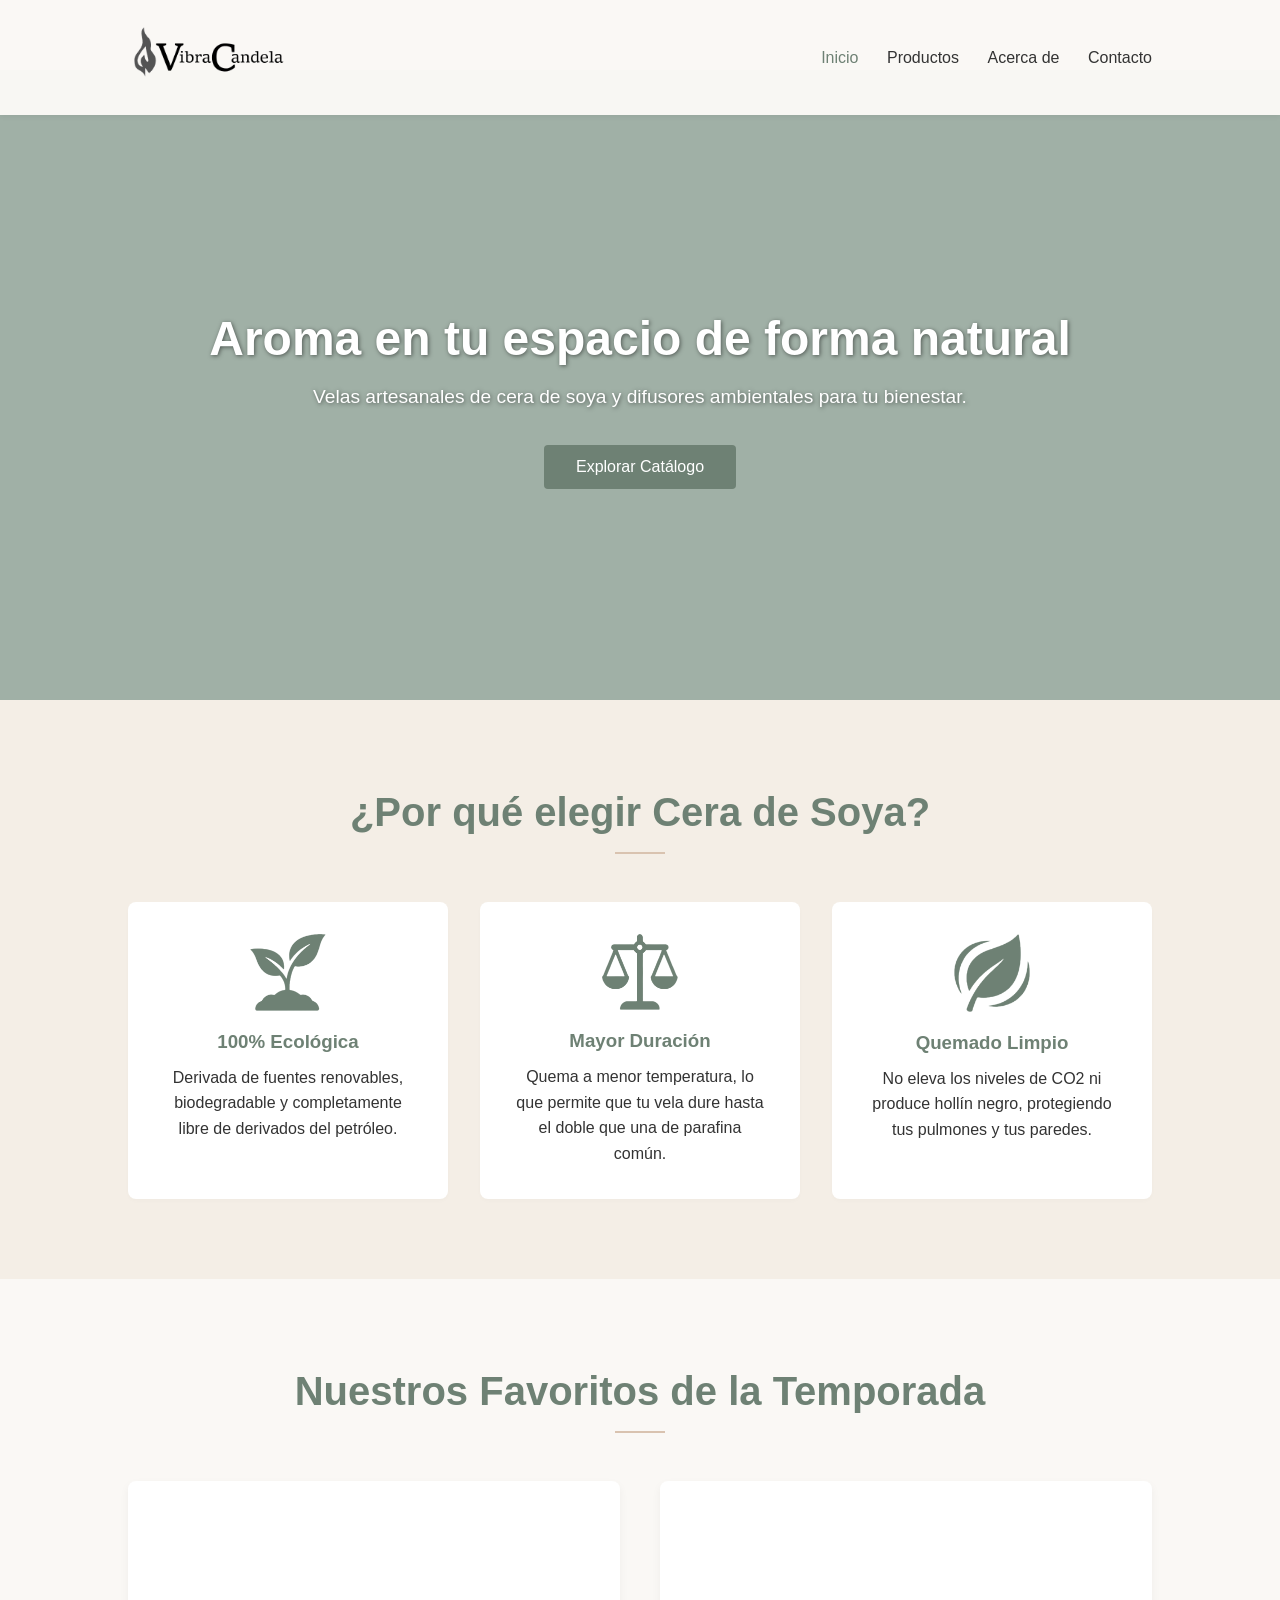
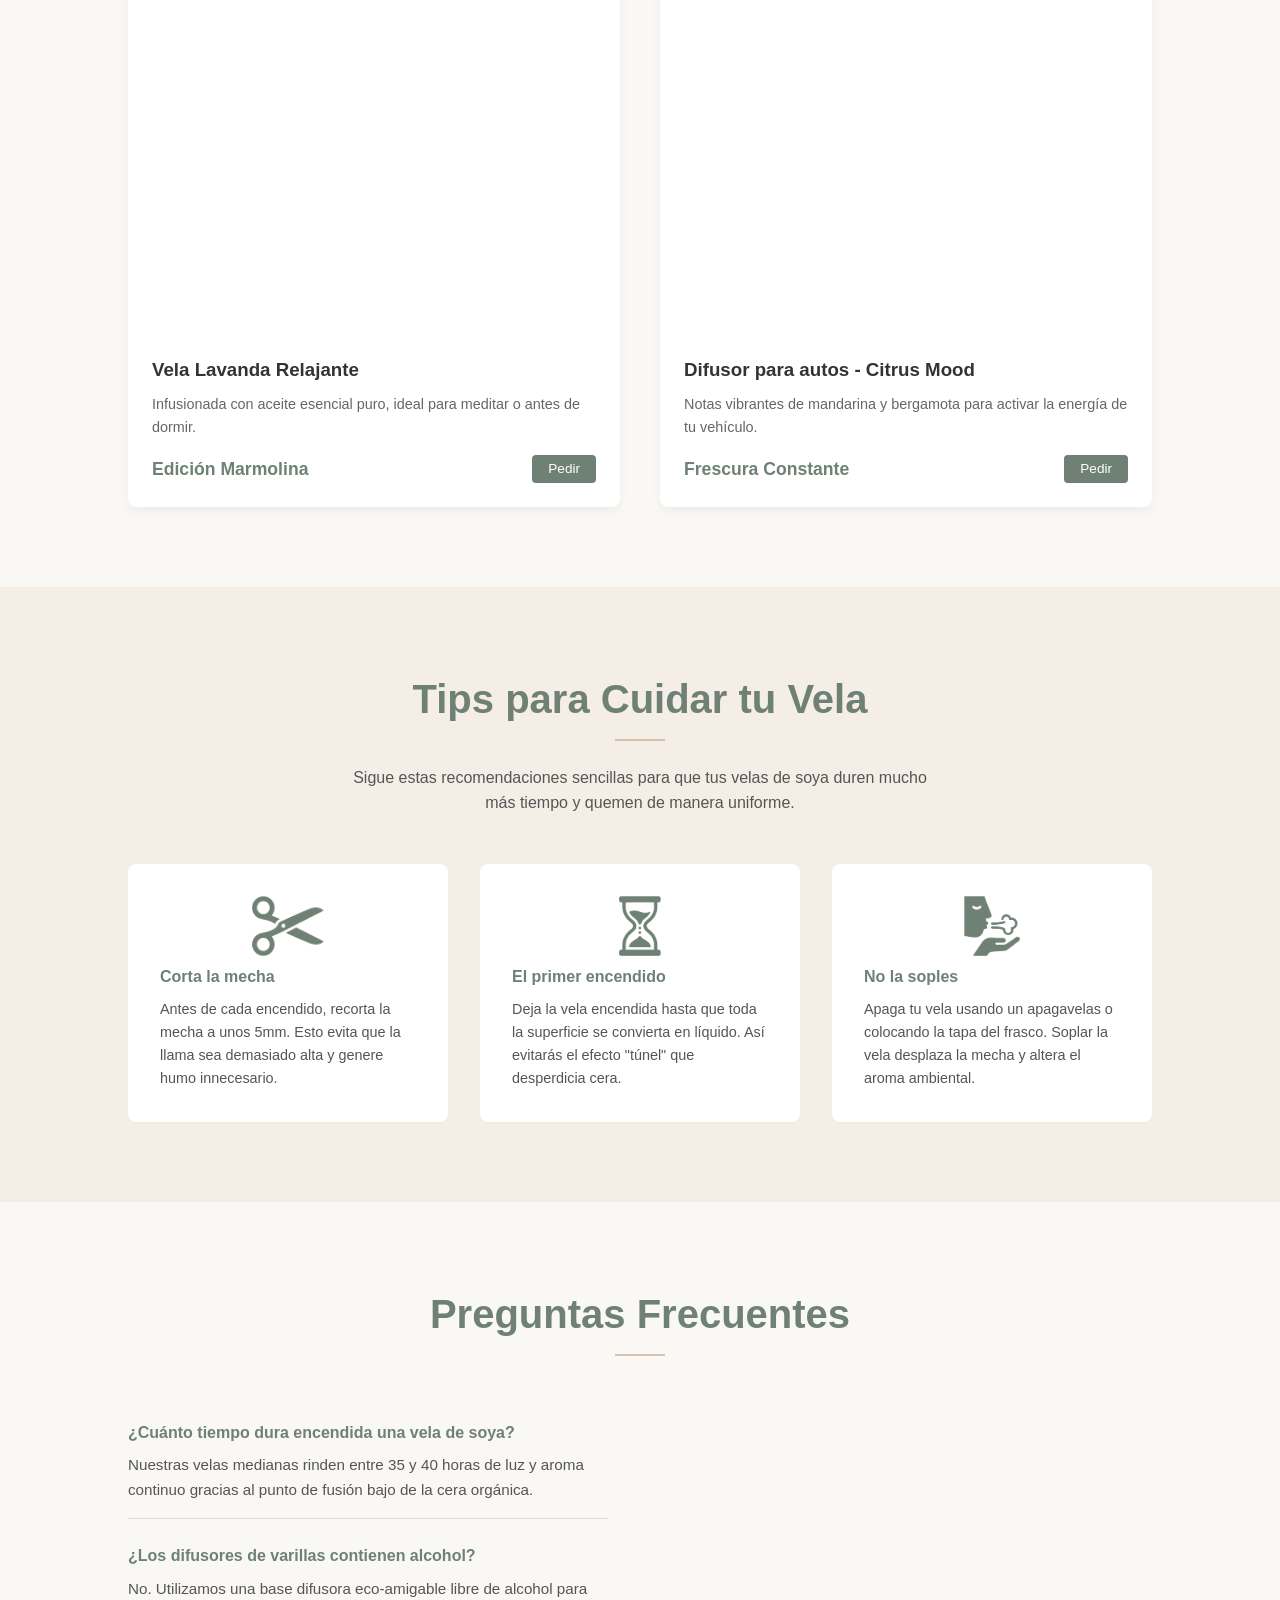
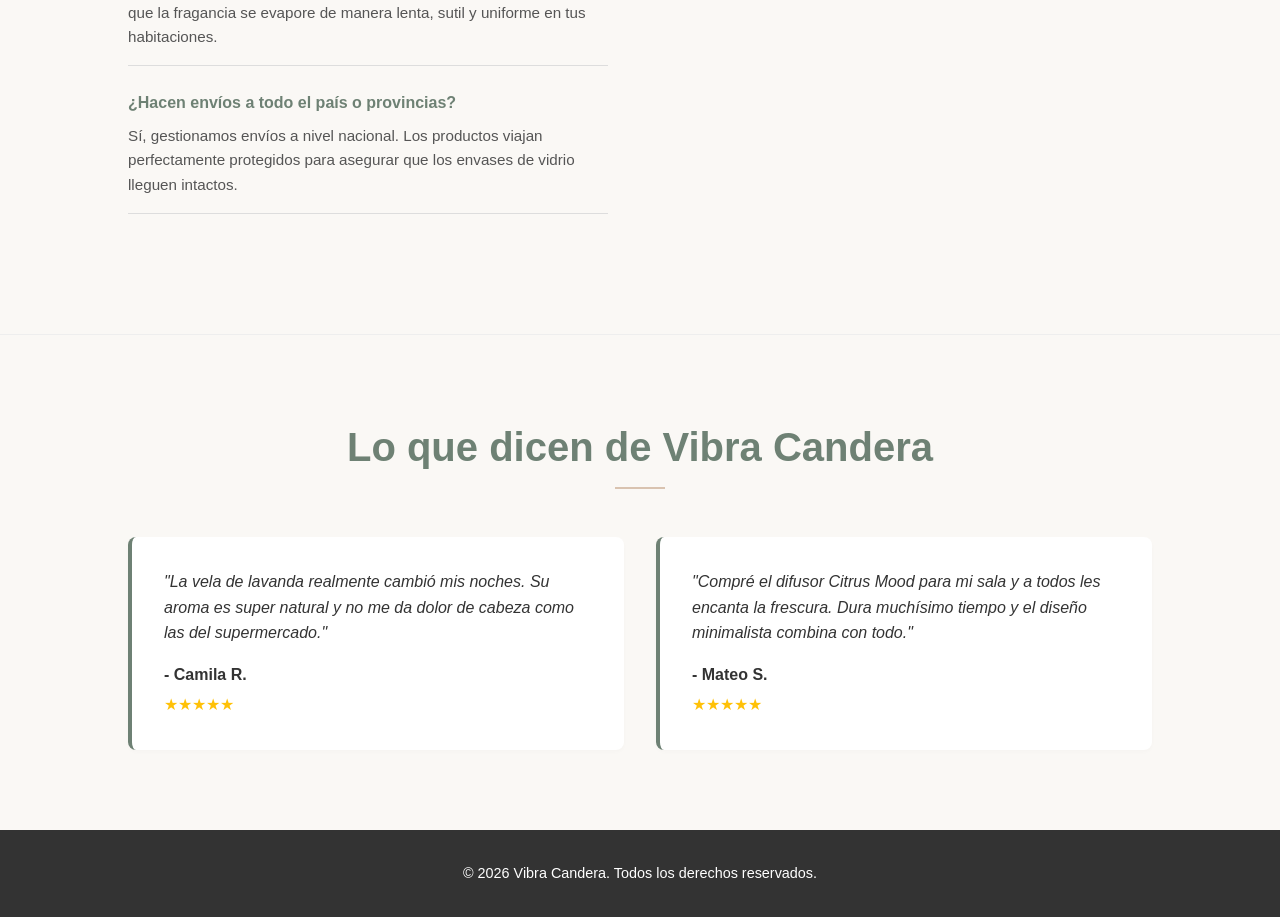
<file: vc.html>
<!DOCTYPE html>
<html lang="es"><head>
    <meta charset="UTF-8">
    <meta name="viewport" content="width=device-width, initial-scale=1.0">
    <title>Vibra Candela</title>
    <style>
        :root {
            --color-principal: #6e8174;
            --color-secundario: #f4eee6;
            --color-acento: #d9c3b0;
            --color-oscuro: #333333;
            --color-claro: #faf8f5;
            --fuente: 'Segoe UI', Tahoma, Geneva, Verdana, sans-serif;
        }
        * { margin: 0; padding: 0; box-sizing: border-box; }
        body { font-family: var(--fuente); color: var(--color-oscuro); background-color: var(--color-claro); line-height: 1.6; display: flex; flex-direction: column; min-height: 100vh; }

        /* =========== HEADER =========== */
        .header { position: fixed; top: 0; width: 100%; background-color: rgba(250, 248, 245, 0.98); padding: 1.5rem 10%; display: flex; justify-content: space-between; align-items: center; box-shadow: 0 2px 5px rgba(0,0,0,0.05); z-index: 1000; }
        .logo { font-size: 1.5rem; font-weight: bold; color: var(--color-principal); cursor: pointer; }
        .nav a { text-decoration: none; color: var(--color-oscuro); margin-left: 1.5rem; font-weight: 500; transition: color 0.3s; cursor: pointer; }
        .nav a:hover, .nav a.active { color: var(--color-principal); }

        /* =========== PAGES =========== */
        .page { display: none; margin-top: 70px; flex: 1; }
        .page.active { display: block; }
        section { padding: 5rem 10%; text-align: center; }
        h2 { font-size: 2.5rem; color: var(--color-principal); margin-bottom: 3rem; position: relative; }
        h2::after { content: ''; display: block; width: 50px; height: 2px; background-color: var(--color-acento); margin: 0.5rem auto 0 auto; }

        /* =========== EDITABLE ELEMENTS =========== */
        
        
        
        
        
        

        /* =========== IMAGE BOXES =========== */
        
        
        

        /* =========== GENERAL BUTTONS =========== */
        .btn { display: inline-block; padding: 0.8rem 2rem; background-color: var(--color-principal); color: white; text-decoration: none; border-radius: 4px; border: none; cursor: pointer; font-size: 1rem; transition: background-color 0.3s; }
        .btn:hover { background-color: #58685d; }

        /* =========== HERO =========== */
        .hero { height: 70vh; background: linear-gradient(rgba(0,0,0,0.3), rgba(0,0,0,0.3)), #a0b0a6 no-repeat center center/cover; display: flex; justify-content: center; align-items: center; text-align: center; color: white; padding: 0 1rem; position: relative; }
        .hero-content h1 { font-size: 3rem; margin-bottom: 1rem; text-shadow: 1px 1px 4px rgba(0,0,0,0.5); line-height: normal; padding-top: 30px; }
        .hero-content p { font-size: 1.2rem; margin-bottom: 2rem; text-shadow: 1px 1px 4px rgba(0,0,0,0.5); }

        /* =========== BENEFITS =========== */
        .benefits { background-color: var(--color-secundario); }
        .benefits-grid { display: grid; grid-template-columns: repeat(auto-fit, minmax(200px, 1fr)); gap: 2rem; }
        .benefit-item { background: white; padding: 2rem; border-radius: 8px; box-shadow: 0 2px 4px rgba(0,0,0,0.02); }
        .benefit-item h3 { margin-bottom: 0.5rem; color: var(--color-principal); }

        /* =========== BESTSELLERS =========== */
        .bestsellers-grid { display: grid; grid-template-columns: repeat(auto-fit, minmax(280px, 1fr)); gap: 2.5rem; }
        .seller-card { background: white; border-radius: 8px; overflow: hidden; box-shadow: 0 4px 10px rgba(0,0,0,0.05); text-align: left; }
        .seller-img { height: 450px; background-size: cover; background-position: center; }
        .seller-info { padding: 1.5rem; }
        .seller-info h3 { margin-bottom: 0.5rem; }
        .seller-info p { font-size: 0.9rem; color: #666; margin-bottom: 1rem; }
        .seller-meta { display: flex; justify-content: space-between; align-items: center; }
        .price { font-weight: bold; color: var(--color-principal); font-size: 1.1rem; }

        /* =========== CATALOG =========== */
        .catalog-container { padding: 4rem 10%; }
        .catalog-grid { display: grid; grid-template-columns: repeat(auto-fit, minmax(280px, 1fr)); gap: 2.5rem; margin-top: 2rem; }

        /* =========== ABOUT =========== */
        .about-wrapper { display: flex; align-items: center; gap: 4rem; max-width: 1100px; margin: 0 auto; text-align: left; padding: 4rem 0; }
        .about-bio { flex: 1; }
        .about-bio h3 { font-size: 1.8rem; margin-bottom: 1rem; color: var(--color-principal); }
        .about-bio p { margin-bottom: 1.5rem; color: #555; }
        .about-img { flex: 1; height: 450px; border-radius: 12px; box-shadow: 10px 10px 0px var(--color-acento); background: #c5b8aa center/cover no-repeat; }

        /* =========== CONTACT =========== */
        .contact-wrapper { display: grid; grid-template-columns: 1fr 1fr; gap: 4rem; max-width: 1000px; margin: 0 auto; text-align: left; padding: 4rem 0; }
        .contact-info-panel { background: var(--color-secundario); padding: 3rem; border-radius: 8px; }
        .contact-info-panel h3 { margin-bottom: 1.5rem; color: var(--color-principal); }
        .info-link { display: flex; align-items: center; gap: 1rem; margin-bottom: 1.5rem; text-decoration: none; color: inherit; }
        .contact-form-panel { background: white; padding: 3rem; border-radius: 8px; box-shadow: 0 4px 12px rgba(0,0,0,0.05); }
        .form-group { margin-bottom: 1.5rem; }
        .form-group label { display: block; margin-bottom: 0.5rem; font-weight: 500; font-size: 0.9rem; }
        .form-group input, .form-group select, .form-group textarea { width: 100%; padding: 0.8rem; border: 1px solid #ddd; border-radius: 4px; font-family: var(--fuente); }
        .form-group input:focus, .form-group select:focus, .form-group textarea:focus { outline: none; border-color: var(--color-principal); }

        /* =========== FOOTER =========== */
        .footer { background-color: var(--color-oscuro); color: white; text-align: center; padding: 2rem; font-size: 0.9rem; margin-top: auto; }

        /* =========== MODAL PRODUCTO =========== */
        .modal-overlay { position: fixed; top: 0; left: 0; width: 100%; height: 100%; background-color: rgba(0,0,0,0.5); display: flex; justify-content: center; align-items: center; z-index: 2000; opacity: 0; pointer-events: none; transition: opacity 0.3s ease; }
        .modal-overlay.open { opacity: 1; pointer-events: auto; }
        .modal-content { background: var(--color-claro); padding: 2.5rem; border-radius: 8px; max-width: 600px; width: 90%; position: relative; box-shadow: 0 10px 25px rgba(0,0,0,0.15); text-align: left; transform: translateY(-20px); transition: transform 0.3s ease; 
            max-height: 90vh; /* Limita la altura al 90% de la pantalla */
            overflow-y: auto; /* Crea un scroll interno si el contenido es muy largo */}
        .modal-overlay.open .modal-content { transform: translateY(0); }
        .modal-close { position: absolute; top: 1rem; right: 1.5rem; font-size: 1.8rem; cursor: pointer; color: #999; transition: color 0.2s; 
        z-index: 10; /* Fuerza a la "x" a estar siempre por encima de cualquier otro elemento */}
        .modal-close:hover { color: var(--color-oscuro); }
        .modal-flex { display: flex; gap: 2rem; margin-top: 1rem; flex-wrap: wrap; }
        .modal-img { flex: 1; min-width: 200px; height: 220px; background-size: cover; background-position: center; border-radius: 6px; }
        .modal-info { flex: 1.2; min-width: 240px; display: flex; flex-direction: column; justify-content: space-between; }
        .modal-info h3 { font-size: 1.6rem; color: var(--color-principal); margin-bottom: 0.5rem; }
        .modal-info .modal-price { font-weight: bold; font-size: 1.2rem; color: var(--color-oscuro); margin-bottom: 1rem; }
        .modal-info p { font-size: 0.95rem; color: #555; margin-bottom: 1.5rem; }
        .btn-whatsapp { background-color: #25D366; color: white; display: flex; align-items: center; justify-content: center; gap: 0.5rem; }
        .btn-whatsapp:hover { background-color: #1ebd58; }

        /* =========== PRODUCT EDITOR MODAL =========== */
        
        
        
        
        
        
        
        
        
        
        
        .btn-cancel { background: #eee; color: #333; }
        .btn-cancel:hover { background: #ddd; }
        .btn-delete { background: #fee2e2; color: #b91c1c; }
        .btn-delete:hover { background: #fecaca; }
        .btn-apply { background: var(--color-principal); color: white; }
        .btn-apply:hover { background: #58685d; }

        /* =========== PRODUCT CARD EDIT OVERLAY =========== */
        .seller-card-wrapper { position: relative; }
        
        .seller-card-wrapper:hover 

        /* =========== ADD PRODUCT BUTTON =========== */
        
        
        

        /* =========== IMAGE URL MODAL =========== */
        
        
        
        
        
        
        
        
        
        

        /* =========== TOAST =========== */
        
        

        /* =========== FORM STATUS =========== */
        
        
        
        

        /* =========== TESTIMONIALS & FAQ =========== */
        .faq-img { height: 400px; border-radius: 8px; box-shadow: 0 4px 12px rgba(0,0,0,0.08); background: #c5b8aa center/cover no-repeat; }

        @media (max-width: 900px) {
            .about-wrapper, .contact-wrapper { grid-template-columns: 1fr; flex-direction: column; gap: 2rem; }
            
            /* Cambios aplicados aquí */
            .about-img { 
                width: 100%; 
                min-height: 300px; 
                flex: none; /* Esto evita que Flexbox aplaste la imagen */
                order: -1; 
            }
            
            .header { flex-direction: column; gap: 1rem; padding: 1rem; }
            .nav a { margin: 0 0.5rem; }
            .page { margin-top: 160px; }
        }
        .benefit-item span img {
            display: block;
            margin: 0 auto;
        }
    </style>
    </style>

        
</head>
<body>

    <!-- =========================================================
         EDITOR TOOLBAR
         ========================================================= -->
    

    <!-- =========== NAVIGATION =========== -->
    <header class="header" style="">
        <div class="logo" id="site-logo" onclick="navigateTo('inicio')" title="Haz clic para editar el nombre">
            <img width="160px" src="vcimg/vclogo.gif" alt="">    
        </div>
        <nav class="nav">
            <a onclick="navigateTo('inicio')" id="nav-inicio" class="active">Inicio</a>
            <a onclick="navigateTo('productos')" id="nav-productos" class="">Productos</a>
            <a onclick="navigateTo('acerca')" id="nav-acerca" class="">Acerca de</a>
            <a onclick="navigateTo('contacto')" id="nav-contacto" class="">Contacto</a>
        </nav>
    </header>

    <!-- =========================================================
         PÁGINA: INICIO
         ========================================================= -->
    <main id="page-inicio" class="page active" style="margin-top: 70px;">

        <!-- HERO -->
        <section class="hero" id="hero-bg" style="background-image: url(&quot;https://instagram.flim2-6.fna.fbcdn.net/v/t51.82787-15/730332285_17940493953252683_3408196286492367767_n.jpg?stp=dst-jpg_e35_tt6&amp;_nc_cat=108&amp;ig_cache_key=MzkyNTU1NTA0NzU1NTIxNDIyOA%3D%3D.3-ccb7-5&amp;ccb=7-5&amp;_nc_sid=58cdad&amp;efg=eyJ2ZW5jb2RlX3RhZyI6IkNBUk9VU0VMX0lURU0ueHBpZHMuODM2LnNkci5yZWd1bGFyX3Bob3RvLkMzIn0%3D&amp;_nc_ohc=H9MRgusKlegQ7kNvwG1SXhG&amp;_nc_oc=AdqmF0SXHuLaBB1FgGiOKtxAtYr-joboV6nm8ZsipEVY8X1qHLBeCtgYXO70cPqwP7Y&amp;_nc_ad=z-m&amp;_nc_cid=0&amp;_nc_zt=23&amp;_nc_ht=instagram.flim2-6.fna&amp;_nc_gid=dhx0rH1h_61x5fYW5VO2NQ&amp;_nc_ss=7a22e&amp;oh=00_AQGAN61yxKZknHexCer-ie5TvH4jwiemtGC4CthUe5PK9A&amp;oe=6A84178D&quot;); background-size: cover; background-position: center center;">
            <div class="hero-content">
                <h1 id="hero-h1" onclick="event.stopPropagation()" title="Clic para editar título">Aroma en tu espacio de forma natural</h1>
                <p id="hero-p" onclick="event.stopPropagation()" title="Clic para editar subtítulo">Velas artesanales de cera de soya y difusores ambientales para tu bienestar.</p>
                <button onclick="navigateTo('productos'); event.stopPropagation();" class="btn">Explorar Catálogo</button>
            </div>
        </section>

        <!-- BENEFICIOS SOYA -->
        <section class="benefits">
            <h2>¿Por qué elegir Cera de Soya?</h2>
            <div class="benefits-grid">
                <div class="benefit-item">
                    <span style="font-size:2.5rem; display:block; margin-bottom:1rem;">
                        <img width="30%" src="vcimg/s1-1.png" alt="">
                    </span>
                    <h3>100% Ecológica</h3>
                    <p>Derivada de fuentes renovables, biodegradable y completamente libre de derivados del petróleo.</p>
                </div>
                <div class="benefit-item">
                    <span style="font-size:2.5rem; display:block; margin-bottom:1rem;">
                        <img width="30%" src="vcimg/s1-2.png" alt="">
                    </span>
                    <h3>Mayor Duración</h3>
                    <p>Quema a menor temperatura, lo que permite que tu vela dure hasta el doble que una de parafina común.</p>
                </div>
                <div class="benefit-item">
                    <span style="font-size:2.5rem; display:block; margin-bottom:1rem;">
                        <img width="30%" src="vcimg/s1-3.png" alt="">
                    </span>
                    <h3>Quemado Limpio</h3>
                    <p>No eleva los niveles de CO2 ni produce hollín negro, protegiendo tus pulmones y tus paredes.</p>
                </div>
            </div>
        </section>

        <!-- BEST SELLERS -->
        <section class="bestsellers">
            <h2>Nuestros Favoritos de la Temporada</h2>
            <div class="bestsellers-grid">
                <div class="seller-card">
                    <div class="seller-img" id="bs-img-1" style="background-image: url(&quot;https://instagram.flim2-5.fna.fbcdn.net/v/t51.82787-15/590430584_17911527282252683_9156761691242129847_n.jpg?stp=dst-jpg_e35_tt6&amp;_nc_cat=111&amp;ig_cache_key=Mzc3NDU3MzY0ODQ0NDE5Nzc3Ng%3D%3D.3-ccb7-5&amp;ccb=7-5&amp;_nc_sid=58cdad&amp;efg=eyJ2ZW5jb2RlX3RhZyI6IkNBUk9VU0VMX0lURU0ueHBpZHMuMTA4MC5zZHIucmVndWxhcl9waG90by5DMyJ9&amp;_nc_ohc=VZWihGIfbMUQ7kNvwHooUOQ&amp;_nc_oc=AdrLmC4fG7fpCvZef2Qcjwhby39Fhov5ovn5EUD1p0HkyC3UD0DiO6LEMD-Qo-tz9vg&amp;_nc_ad=z-m&amp;_nc_cid=0&amp;_nc_zt=23&amp;_nc_ht=instagram.flim2-5.fna&amp;_nc_gid=dhx0rH1h_61x5fYW5VO2NQ&amp;_nc_ss=7a22e&amp;oh=00_AQGmV_jE0AGtZQpH0BuZG-iU5GZhnCT3CdFRUBpJU-ET2A&amp;oe=6A83F06E&quot;); background-size: cover; background-position: center center;"></div>
                    <div class="seller-info">
                        <h3>Vela Lavanda Relajante</h3>
                        <p>Infusionada con aceite esencial puro, ideal para meditar o antes de dormir.</p>
                        <div class="seller-meta">
                            <span class="price">Edición Marmolina</span>
                            <button onclick="navigateTo('contacto')" class="btn" style="padding:0.4rem 1rem; font-size:0.85rem">Pedir</button>
                        </div>
                    </div>
                </div>
                <div class="seller-card">
                    <div class="seller-img" id="bs-img-2" style="background-image: url(&quot;https://instagram.flim2-2.fna.fbcdn.net/v/t51.75761-15/504490291_17892164289252683_1218533360887458515_n.jpg?stp=dst-jpg_e35_tt6&amp;_nc_cat=103&amp;ig_cache_key=MzY1MTQ1MjI0OTkxMDU4NDUzOA%3D%3D.3-ccb7-5&amp;ccb=7-5&amp;_nc_sid=58cdad&amp;efg=eyJ2ZW5jb2RlX3RhZyI6IkNBUk9VU0VMX0lURU0ueHBpZHMuMTAyNC5zZHIucmVndWxhcl9waG90by5DMyJ9&amp;_nc_ohc=mvo-XVOHRHUQ7kNvwEnnZDt&amp;_nc_oc=Adqg3F5cul2PUQlLyBRUswdXOQqrxZIvTZUnXA3ItrboWDucapFAha5nuC5sNXvJH6Y&amp;_nc_ad=z-m&amp;_nc_cid=0&amp;_nc_zt=23&amp;_nc_ht=instagram.flim2-2.fna&amp;_nc_gid=zDIBLlx-FeSW8ASPo06m6g&amp;_nc_ss=7a22e&amp;oh=00_AQEvu8n0Ueo0eQ5rkgcxvymcLIOGHggFZXa3L2DT-42o9g&amp;oe=6A83EF85&quot;); background-size: cover; background-position: center center;"></div>
                    <div class="seller-info">
                        <h3>Difusor para autos - Citrus Mood</h3>
                        <p>Notas vibrantes de mandarina y bergamota para activar la energía de tu vehículo.</p>
                        <div class="seller-meta">
                            <span class="price">Frescura Constante</span>
                            <button onclick="navigateTo('contacto')" class="btn" style="padding:0.4rem 1rem; font-size:0.85rem">Pedir</button>
                        </div>
                    </div>
                </div>
            </div>
        </section>

        <!-- TIPS CUIDADO -->
        <section class="candle-care" style="background-color: var(--color-secundario);">
            <h2>Tips para Cuidar tu Vela</h2>
            <p style="max-width: 600px; margin: -1.5rem auto 3rem auto; color: #555;">Sigue estas recomendaciones sencillas para que tus velas de soya duren mucho más tiempo y quemen de manera uniforme.</p>
            <div class="benefits-grid">
                <div class="benefit-item" style="text-align: left;">
                    <span style="font-size:2rem; display:block; margin-bottom:0.5rem;">
                        <img  style="max-height: 60px; margin:0 auto;" src="vcimg/s2-1.png" alt="">
                    </span>
                    <h4 style="margin-bottom:0.5rem; color:var(--color-principal);">Corta la mecha</h4>
                    <p style="font-size:0.9rem; color:#555;">Antes de cada encendido, recorta la mecha a unos 5mm. Esto evita que la llama sea demasiado alta y genere humo innecesario.</p>
                </div>
                <div class="benefit-item" style="text-align: left;">
                    <span style="font-size:2rem; display:block; margin-bottom:0.5rem;">
                        <img style="max-height: 60px; margin:0 auto;" src="vcimg/s2-2.png" alt="">
                    </span>
                    <h4 style="margin-bottom:0.5rem; color:var(--color-principal);">El primer encendido</h4>
                    <p style="font-size:0.9rem; color:#555;">Deja la vela encendida hasta que toda la superficie se convierta en líquido. Así evitarás el efecto "túnel" que desperdicia cera.</p>
                </div>
                <div class="benefit-item" style="text-align: left;">
                    <span style="font-size:2rem; display:block; margin-bottom:0.5rem;">
                        <img  style="max-height: 60px; margin:0 auto;" src="vcimg/s2-3.png" alt="">
                    </span>
                    <h4 style="margin-bottom:0.5rem; color:var(--color-principal);">No la soples</h4>
                    <p style="font-size:0.9rem; color:#555;">Apaga tu vela usando un apagavelas o colocando la tapa del frasco. Soplar la vela desplaza la mecha y altera el aroma ambiental.</p>
                </div>
            </div>
        </section>

        <!-- FAQ -->
        <section class="faq">
            <h2>Preguntas Frecuentes</h2>
            <div style="display: flex; align-items: center; gap: 4rem; max-width: 1100px; margin: 0 auto; text-align: left; padding: 1rem 0; flex-wrap: wrap;">
                <div style="flex: 1; min-width: 300px;">
                    <div style="margin-bottom: 1.5rem; padding-bottom: 1rem; border-bottom: 1px solid #ddd;">
                        <strong style="color: var(--color-principal); display: block; margin-bottom: 0.5rem;">¿Cuánto tiempo dura encendida una vela de soya?</strong>
                        <p style="color: #555; font-size: 0.95rem;">Nuestras velas medianas rinden entre 35 y 40 horas de luz y aroma continuo gracias al punto de fusión bajo de la cera orgánica.</p>
                    </div>
                    <div style="margin-bottom: 1.5rem; padding-bottom: 1rem; border-bottom: 1px solid #ddd;">
                        <strong style="color: var(--color-principal); display: block; margin-bottom: 0.5rem;">¿Los difusores de varillas contienen alcohol?</strong>
                        <p style="color: #555; font-size: 0.95rem;">No. Utilizamos una base difusora eco-amigable libre de alcohol para que la fragancia se evapore de manera lenta, sutil y uniforme en tus habitaciones.</p>
                    </div>
                    <div style="margin-bottom: 1.5rem; padding-bottom: 1rem; border-bottom: 1px solid #ddd;">
                        <strong style="color: var(--color-principal); display: block; margin-bottom: 0.5rem;">¿Hacen envíos a todo el país o provincias?</strong>
                        <p style="color: #555; font-size: 0.95rem;">Sí, gestionamos envíos a nivel nacional. Los productos viajan perfectamente protegidos para asegurar que los envases de vidrio lleguen intactos.</p>
                    </div>
                </div>
                <div class="faq-img" id="faq-img" style="flex: 1 1 0%; min-width: 300px; height:390px; border-radius: 8px; background-image: url(&quot;https://instagram.flim2-1.fna.fbcdn.net/v/t51.82787-15/561565034_17906535819252683_6922662755465891187_n.jpg?stp=dst-jpg_e35_tt6&amp;_nc_cat=106&amp;ig_cache_key=MzczOTk0MDQyNDQwOTc2NjkyOA%3D%3D.3-ccb7-5&amp;ccb=7-5&amp;_nc_sid=58cdad&amp;efg=eyJ2ZW5jb2RlX3RhZyI6IkNBUk9VU0VMX0lURU0ueHBpZHMuOTkyLnNkci5yZWd1bGFyX3Bob3RvLkMzIn0%3D&amp;_nc_ohc=UVsCHihOi7AQ7kNvwGGR5Z9&amp;_nc_oc=AdqYzJriO_d0MowP1aW_H7MsA1X-dmm1nP8hkzzWSIAqbP7E8OyorakJ_3eWax08YyM&amp;_nc_ad=z-m&amp;_nc_cid=0&amp;_nc_zt=23&amp;_nc_ht=instagram.flim2-1.fna&amp;_nc_gid=zDIBLlx-FeSW8ASPo06m6g&amp;_nc_ss=7a22e&amp;oh=00_AQHB2XlIHMYZ3RyPF7P3b4CCwhVEctMnnQU45V9g8OGGRQ&amp;oe=6A83E368&quot;); background-size: cover; background-position: center center;"></div>
            </div>
        </section>

        <!-- TESTIMONIOS -->
        <section class="testimonials" style="background-color: var(--color-claro); border-top: 1px solid #eee;">
            <h2>Lo que dicen de Vibra Candera</h2>
            <div class="benefits-grid" style="margin-top: 2rem;">
                <div class="benefit-item" style="text-align: left; border-left: 4px solid var(--color-principal);">
                    <p style="font-style: italic; margin-bottom: 1rem;">"La vela de lavanda realmente cambió mis noches. Su aroma es super natural y no me da dolor de cabeza como las del supermercado."</p>
                    <strong>- Camila R.</strong>
                    <div style="color: #ffc107; margin-top: 0.3rem;">★★★★★</div>
                </div>
                <div class="benefit-item" style="background: white; padding: 2rem; border-radius: 8px; box-shadow: 0 2px 4px rgba(0,0,0,0.02); text-align: left; border-left: 4px solid var(--color-principal);">
                    <p style="font-style: italic; margin-bottom: 1rem;">"Compré el difusor Citrus Mood para mi sala y a todos les encanta la frescura. Dura muchísimo tiempo y el diseño minimalista combina con todo."</p>
                    <strong>- Mateo S.</strong>
                    <div style="color: #ffc107; margin-top: 0.3rem;">★★★★★</div>
                </div>
            </div>
        </section>
    </main>

    <!-- =========================================================
         PÁGINA: PRODUCTOS
         ========================================================= -->
    <div id="page-productos" class="page" style="margin-top: 70px;">
        <div class="catalog-container">
            <h2 style="text-align: center;">Nuestro Catálogo</h2>
            <div class="catalog-grid" id="catalogGrid"><div class="seller-card" onclick="openProductModal_static('Vela Lavanda Francesa','100% Soya','S/. 45.00','Relaja tu mente y cuerpo con el sutil aroma de la lavanda extraída de campos orgánicos. Ideal para tus sesiones de meditación, lectura o para encender antes de dormir.','https://instagram.flim2-2.fna.fbcdn.net/v/t51.82787-15/763992645_17947513695252683_1461326903004608070_n.jpg?stp=dst-jpg_e35_tt6&amp;_nc_cat=100&amp;ig_cache_key=Mzk1NTk0MDUyMzMyMzQ3MDE3NA%3D%3D.3-ccb7-5&amp;ccb=7-5&amp;_nc_sid=58cdad&amp;efg=eyJ2ZW5jb2RlX3RhZyI6IkNBUk9VU0VMX0lURU0ueHBpZHMuOTYwLnNkci5yZWd1bGFyX3Bob3RvLkMzIn0%3D&amp;_nc_ohc=Xm1JQnNlrn8Q7kNvwGZhmow&amp;_nc_oc=AdryWJw4TFPZcyR_WJedXHFX5Jo-O8Fiz_HBeYTmnrKclYP-HN3qAg3HQPNRLrB869c&amp;_nc_ad=z-m&amp;_nc_cid=0&amp;_nc_zt=23&amp;_nc_ht=instagram.flim2-2.fna&amp;_nc_gid=dhx0rH1h_61x5fYW5VO2NQ&amp;_nc_ss=7a22e&amp;oh=00_AQGLNEl3dZ4YyH7c5Bqko6Xjlns7c_6cnlLgsdUQJn9g8g&amp;oe=6A8418D5')" style="cursor: pointer;">
                    <div class="seller-img" style="height:250px;background-image:url('https://instagram.flim2-2.fna.fbcdn.net/v/t51.82787-15/763992645_17947513695252683_1461326903004608070_n.jpg?stp=dst-jpg_e35_tt6&amp;_nc_cat=100&amp;ig_cache_key=Mzk1NTk0MDUyMzMyMzQ3MDE3NA%3D%3D.3-ccb7-5&amp;ccb=7-5&amp;_nc_sid=58cdad&amp;efg=eyJ2ZW5jb2RlX3RhZyI6IkNBUk9VU0VMX0lURU0ueHBpZHMuOTYwLnNkci5yZWd1bGFyX3Bob3RvLkMzIn0%3D&amp;_nc_ohc=Xm1JQnNlrn8Q7kNvwGZhmow&amp;_nc_oc=AdryWJw4TFPZcyR_WJedXHFX5Jo-O8Fiz_HBeYTmnrKclYP-HN3qAg3HQPNRLrB869c&amp;_nc_ad=z-m&amp;_nc_cid=0&amp;_nc_zt=23&amp;_nc_ht=instagram.flim2-2.fna&amp;_nc_gid=dhx0rH1h_61x5fYW5VO2NQ&amp;_nc_ss=7a22e&amp;oh=00_AQGLNEl3dZ4YyH7c5Bqko6Xjlns7c_6cnlLgsdUQJn9g8g&amp;oe=6A8418D5');background-size:cover;background-position:center;background-color:#e8e0d8;"></div>
                    <div class="seller-info">
                        <h3>Vela Lavanda Francesa</h3>
                        <p>Calma el estrés cotidiano con notas florales suaves.</p>
                        <div class="seller-meta">
                            <span class="price">S/. 45.00</span>
                            <span style="font-size:0.85rem;color:var(--color-principal);">Ver más →</span>
                        </div>
                    </div>
                </div><div class="seller-card" onclick="openProductModal_static('Vela Vainilla Dulce','Ambiental','S/. 55.00','Un difusor formulado sobre una base ecológica libre de alcohol. Dispersa notas cálidas y reconfortantes de vainilla natural que envuelven tus espacios por más de 3 meses.','https://instagram.flim2-6.fna.fbcdn.net/v/t51.82787-15/753231597_17945338332252683_3373052511268797551_n.jpg?stp=dst-jpg_e35_tt6&amp;_nc_cat=101&amp;ig_cache_key=Mzk0NjUwNDU3OTE3NjU3NjM2OQ%3D%3D.3-ccb7-5&amp;ccb=7-5&amp;_nc_sid=58cdad&amp;efg=eyJ2ZW5jb2RlX3RhZyI6IkNBUk9VU0VMX0lURU0ueHBpZHMuODU2LnNkci5yZWd1bGFyX3Bob3RvLkMzIn0%3D&amp;_nc_ohc=FEM80WGycbkQ7kNvwEinMiP&amp;_nc_oc=Adqkkwk-Gf_9fbBXABO9PMCM97ewqU36ii0qsVrE8fpmnsHaExg83F7XxASoXFzZsxc&amp;_nc_ad=z-m&amp;_nc_cid=0&amp;_nc_zt=23&amp;_nc_ht=instagram.flim2-6.fna&amp;_nc_gid=dhx0rH1h_61x5fYW5VO2NQ&amp;_nc_ss=7a22e&amp;oh=00_AQEIrG79cqrwJ6u9B8p-80Ps5g08IMChlBdRPihe-n3ouA&amp;oe=6A840397')" style="cursor: pointer;">
                    <div class="seller-img" style="height:250px;background-image:url('https://instagram.flim2-6.fna.fbcdn.net/v/t51.82787-15/753231597_17945338332252683_3373052511268797551_n.jpg?stp=dst-jpg_e35_tt6&amp;_nc_cat=101&amp;ig_cache_key=Mzk0NjUwNDU3OTE3NjU3NjM2OQ%3D%3D.3-ccb7-5&amp;ccb=7-5&amp;_nc_sid=58cdad&amp;efg=eyJ2ZW5jb2RlX3RhZyI6IkNBUk9VU0VMX0lURU0ueHBpZHMuODU2LnNkci5yZWd1bGFyX3Bob3RvLkMzIn0%3D&amp;_nc_ohc=FEM80WGycbkQ7kNvwEinMiP&amp;_nc_oc=Adqkkwk-Gf_9fbBXABO9PMCM97ewqU36ii0qsVrE8fpmnsHaExg83F7XxASoXFzZsxc&amp;_nc_ad=z-m&amp;_nc_cid=0&amp;_nc_zt=23&amp;_nc_ht=instagram.flim2-6.fna&amp;_nc_gid=dhx0rH1h_61x5fYW5VO2NQ&amp;_nc_ss=7a22e&amp;oh=00_AQEIrG79cqrwJ6u9B8p-80Ps5g08IMChlBdRPihe-n3ouA&amp;oe=6A840397');background-size:cover;background-position:center;background-color:#e8e0d8;"></div>
                    <div class="seller-info">
                        <h3>Vela Vainilla Dulce</h3>
                        <p>Fragancia reconfortante y acogedora de larga duración.</p>
                        <div class="seller-meta">
                            <span class="price">S/. 55.00</span>
                            <span style="font-size:0.85rem;color:var(--color-principal);">Ver más →</span>
                        </div>
                    </div>
                </div><div class="seller-card" onclick="openProductModal_static('Vela Bosque de Pino','100% Soya','S/. 45.00','Evoca la frescura de un bosque navideño. Elaborada con pabilo de algodón puro y esencias que te harán recordar la navidad.','https://instagram.flim2-5.fna.fbcdn.net/v/t51.82787-15/600873573_17913585456252683_2010257839239122089_n.jpg?stp=dst-jpg_e35_tt6&amp;_nc_cat=111&amp;ig_cache_key=Mzc4ODE0Mjg0NDExNzI2NDEyOQ%3D%3D.3-ccb7-5&amp;ccb=7-5&amp;_nc_sid=58cdad&amp;efg=eyJ2ZW5jb2RlX3RhZyI6IkZFRUQueHBpZHMuNzQ2LnNkci5yZWd1bGFyX3Bob3RvLkMzIn0%3D&amp;_nc_ohc=RSLIBSVvLUIQ7kNvwHxZu5T&amp;_nc_oc=Adru3Bo7vTzP2nd1vu74c7uqepWSgVTuLo7k-6dxa_ekUJq0NctdBUUQkLZzA2zpilE&amp;_nc_ad=z-m&amp;_nc_cid=0&amp;_nc_zt=23&amp;_nc_ht=instagram.flim2-5.fna&amp;_nc_gid=dhx0rH1h_61x5fYW5VO2NQ&amp;_nc_ss=7a22e&amp;oh=00_AQG01Uy2MK-8w13xzS30MAxD8ivS-EXMQSO7oFH-FU15Uw&amp;oe=6A83E9DB')" style="cursor: pointer;">
                    <div class="seller-img" style="height:250px;background-image:url('https://instagram.flim2-5.fna.fbcdn.net/v/t51.82787-15/600873573_17913585456252683_2010257839239122089_n.jpg?stp=dst-jpg_e35_tt6&amp;_nc_cat=111&amp;ig_cache_key=Mzc4ODE0Mjg0NDExNzI2NDEyOQ%3D%3D.3-ccb7-5&amp;ccb=7-5&amp;_nc_sid=58cdad&amp;efg=eyJ2ZW5jb2RlX3RhZyI6IkZFRUQueHBpZHMuNzQ2LnNkci5yZWd1bGFyX3Bob3RvLkMzIn0%3D&amp;_nc_ohc=RSLIBSVvLUIQ7kNvwHxZu5T&amp;_nc_oc=Adru3Bo7vTzP2nd1vu74c7uqepWSgVTuLo7k-6dxa_ekUJq0NctdBUUQkLZzA2zpilE&amp;_nc_ad=z-m&amp;_nc_cid=0&amp;_nc_zt=23&amp;_nc_ht=instagram.flim2-5.fna&amp;_nc_gid=dhx0rH1h_61x5fYW5VO2NQ&amp;_nc_ss=7a22e&amp;oh=00_AQG01Uy2MK-8w13xzS30MAxD8ivS-EXMQSO7oFH-FU15Uw&amp;oe=6A83E9DB');background-size:cover;background-position:center;background-color:#e8e0d8;"></div>
                    <div class="seller-info">
                        <h3>Vela Bosque de Pino</h3>
                        <p>Notas frescas y dulces que te transportan a la naturaleza.</p>
                        <div class="seller-meta">
                            <span class="price">S/. 45.00</span>
                            <span style="font-size:0.85rem;color:var(--color-principal);">Ver más →</span>
                        </div>
                    </div>
                </div></div>
        </div>
    </div>

    <!-- =========================================================
         MODAL VISOR PRODUCTO (solo lectura)
         ========================================================= -->
    <div id="product-modal" class="modal-overlay" onclick="closeProductModal(event)">
        <div class="modal-content" onclick="event.stopPropagation()">
            <span class="modal-close" onclick="closeProductModal(null)">×</span>
            <div class="modal-flex">
                <div id="modal-product-img" class="modal-img" style="background-image: url(&quot;https://instagram.flim2-6.fna.fbcdn.net/v/t51.82787-15/753231597_17945338332252683_3373052511268797551_n.jpg?stp=dst-jpg_e35_tt6&amp;_nc_cat=101&amp;ig_cache_key=Mzk0NjUwNDU3OTE3NjU3NjM2OQ%3D%3D.3-ccb7-5&amp;ccb=7-5&amp;_nc_sid=58cdad&amp;efg=eyJ2ZW5jb2RlX3RhZyI6IkNBUk9VU0VMX0lURU0ueHBpZHMuODU2LnNkci5yZWd1bGFyX3Bob3RvLkMzIn0%3D&amp;_nc_ohc=FEM80WGycbkQ7kNvwEinMiP&amp;_nc_oc=Adqkkwk-Gf_9fbBXABO9PMCM97ewqU36ii0qsVrE8fpmnsHaExg83F7XxASoXFzZsxc&amp;_nc_ad=z-m&amp;_nc_cid=0&amp;_nc_zt=23&amp;_nc_ht=instagram.flim2-6.fna&amp;_nc_gid=dhx0rH1h_61x5fYW5VO2NQ&amp;_nc_ss=7a22e&amp;oh=00_AQEIrG79cqrwJ6u9B8p-80Ps5g08IMChlBdRPihe-n3ouA&amp;oe=6A840397&quot;);"></div>
                <div class="modal-info">
                    <div>
                        <h3 id="modal-product-title">Vela Vainilla Dulce</h3>
                        <div id="modal-product-meta" class="modal-price">Ambiental | S/. 55.00</div>
                        <p id="modal-product-desc">Un difusor formulado sobre una base ecológica libre de alcohol. Dispersa notas cálidas y reconfortantes de vainilla natural que envuelven tus espacios por más de 3 meses.</p>
                    </div>
                    <a id="modal-whatsapp-link" href="https://wa.me/51930246770?text=%C2%A1Hola!%20Me%20interesa%20solicitar%20el%20siguiente%20producto%3A%0A%0A%F0%9F%9B%8D%EF%B8%8F%20*Producto%3A*%20Vela%20Vainilla%20Dulce%0A%E2%9C%A8%20*Categor%C3%ADa%3A*%20Ambiental%0A%F0%9F%92%B0%20*Precio%3A*%20S%2F.%2055.00%0A%0A%C2%BFTienen%20stock%20disponible%3F" target="_blank" class="btn btn-whatsapp">
                        <span>💬</span> Solicitar por WhatsApp
                    </a>
                </div>
            </div>
        </div>
    </div>

    <!-- =========================================================
         MODAL EDITOR DE PRODUCTO
         ========================================================= -->
    

    <!-- =========================================================
         MODAL URL DE IMAGEN
         ========================================================= -->
    

    <!-- =========================================================
         PÁGINA: ACERCA DE
         ========================================================= -->
    <div id="page-acerca" class="page" style="margin-top: 70px;">
        <section>
            <h2>Nuestra Historia</h2>
            <div class="about-wrapper">
                <div class="about-bio">
                    <h3>Hola, soy Yenka</h3>
                    <p>Este proyecto nació de una búsqueda personal por transformar mi hogar en un santuario de paz sin comprometer mi salud. Al descubrir que las velas convencionales de parafina liberaban toxinas al quemarse, decidí investigar alternativas conscientes.</p>
                    <p>Vibra Candera se fundó con el concepto de fusionar el diseño minimalista, la botánica y el respeto al medio ambiente. Cada pieza es diseñada, mezclada y vertida individualmente a mano, cuidando la procedencia de los insumos y asegurando un producto ético de inicio a fin.</p>
                </div>
                <div class="about-img" id="about-img" style="background-image: url(&quot;https://instagram.flim1-2.fna.fbcdn.net/v/t51.82787-15/659217144_18576869383055784_2080647906464403244_n.jpg?stp=dst-jpg_e35_p720x720_tt6&amp;_nc_cat=110&amp;ig_cache_key=Mzg2ODcyMzk0MzI2MDI3NTgyNw%3D%3D.3-ccb7-5&amp;ccb=7-5&amp;_nc_sid=58cdad&amp;efg=eyJ2ZW5jb2RlX3RhZyI6IkNBUk9VU0VMX0lURU0ueHBpZHMuMTQ0MC5zZHIucmVndWxhcl9waG90by5DMyJ9&amp;_nc_ohc=u5sxz0xM1X0Q7kNvwEhZl4S&amp;_nc_oc=AdohKkr1GUuz-eO7K1qDJo7GB-B6Hy424qhC8l8YM7uJOt-O6O21RmULmTX29VQZvyQ&amp;_nc_ad=z-m&amp;_nc_cid=0&amp;_nc_zt=23&amp;_nc_ht=instagram.flim1-2.fna&amp;_nc_gid=uwoseENEKO9MQT7CHoloaA&amp;_nc_ss=7a22e&amp;oh=00_AQEj0FLzdWyIhxtT4xXUKQuqCl1VVtju1eJEfEwQmwFIAg&amp;oe=6A841A0E&quot;); background-size: cover; background-position: center center;"></div>
            </div>
        </section>
    </div>

    <!-- =========================================================
         PÁGINA: CONTACTO
         ========================================================= -->
    <div id="page-contacto" class="page" style="margin-top: 70px;">
        <section>
            <h2>Cuéntanos tus Ideas</h2>
            <div class="contact-wrapper">
                <div class="contact-info-panel">
                    <h3>Información de Contacto</h3>
                    <p style="margin-bottom: 2rem;">¿Necesitas recuerdos para un evento social o tienes dudas de tu cuidado de la vela o te gustaría distribuir?&nbsp; ¡Escríbenos directamente!</p>
                    <div class="info-link"><span>📍</span> <span>SJL, Perú</span></div>
                    <div class="info-link"><span>💬</span> <span>WhatsApp: +51 926 997 276</span></div>
                    <div class="info-link"><span>✉️</span> <span>contacto@vibracandela.com</span></div>
                </div>
                <div class="contact-form-panel">
                    <form id="contactForm" onsubmit="handleContactForm(event)">
                        <div class="form-group">
                            <label for="c-name">Nombre Completo</label>
                            <input type="text" id="c-name" placeholder="Ej. Ana García" required="">
                        </div>
                        <div class="form-group">
                            <label for="c-email">Correo Electrónico</label>
                            <input type="email" id="c-email" placeholder="Ej. ana@correo.com" required="">
                        </div>
                        <div class="form-group">
                            <label for="c-motivo">¿En qué te podemos ayudar?</label>
                            <select id="c-motivo">
                                <option>Duda sobre un producto</option>
                                <option>Pedido personalizado / Eventos</option>
                                <option>Mayoristas y distribución</option>
                            </select>
                        </div>
                        <div class="form-group">
                            <label for="c-message">Tu Mensaje</label>
                            <textarea id="c-message" rows="4" placeholder="Escribe aquí los detalles..." required=""></textarea>
                        </div>
                        <button type="submit" class="btn" style="width: 100%;" id="formSubmitBtn">Enviar Mensaje</button>
                        <div id="formStatus" class="form-status"></div>
                    </form>
                </div>
            </div>
        </section>
    </div>

    <!-- FOOTER -->
    <footer class="footer">
        <p id="footer-text">© 2026 Vibra Candera. Todos los derechos reservados.</p>
    </footer>

    <!-- TOAST -->
    

    <!-- =========================================================
         JAVASCRIPT
         ========================================================= -->
    



<script>
        function navigateTo(pageId){
            document.querySelectorAll('.page').forEach(p=>p.classList.remove('active'));
            document.querySelectorAll('.nav a').forEach(a=>a.classList.remove('active'));
            var page=document.getElementById('page-'+pageId);
            if(page)page.classList.add('active');
            var link=document.getElementById('nav-'+pageId);
            if(link)link.classList.add('active');
            window.scrollTo(0,0);
        }
        function openProductModal_static(title,meta,price,description,imageUrl){
            document.getElementById('modal-product-title').innerText=title;
            document.getElementById('modal-product-meta').innerText=meta+' | '+price;
            document.getElementById('modal-product-desc').innerText=description;
            document.getElementById('modal-product-img').style.backgroundImage=imageUrl?"url('"+imageUrl+"')":'';
            var WA="51930246770";
            var msg=encodeURIComponent("¡Hola! Me interesa solicitar el siguiente producto:\n\n *Producto:* "+title+"\n *Categoría:* "+meta+"\n *Precio:* "+price+"\n\n¿Tienen stock disponible?");
            document.getElementById('modal-whatsapp-link').href='https://wa.me/'+WA+'?text='+msg;
            document.getElementById('product-modal').classList.add('open');
        }
        function closeProductModal(event){
            if(!event||event.target===document.getElementById('product-modal'))
                document.getElementById('product-modal').classList.remove('open');
        }
        </script></body></html>
</file>
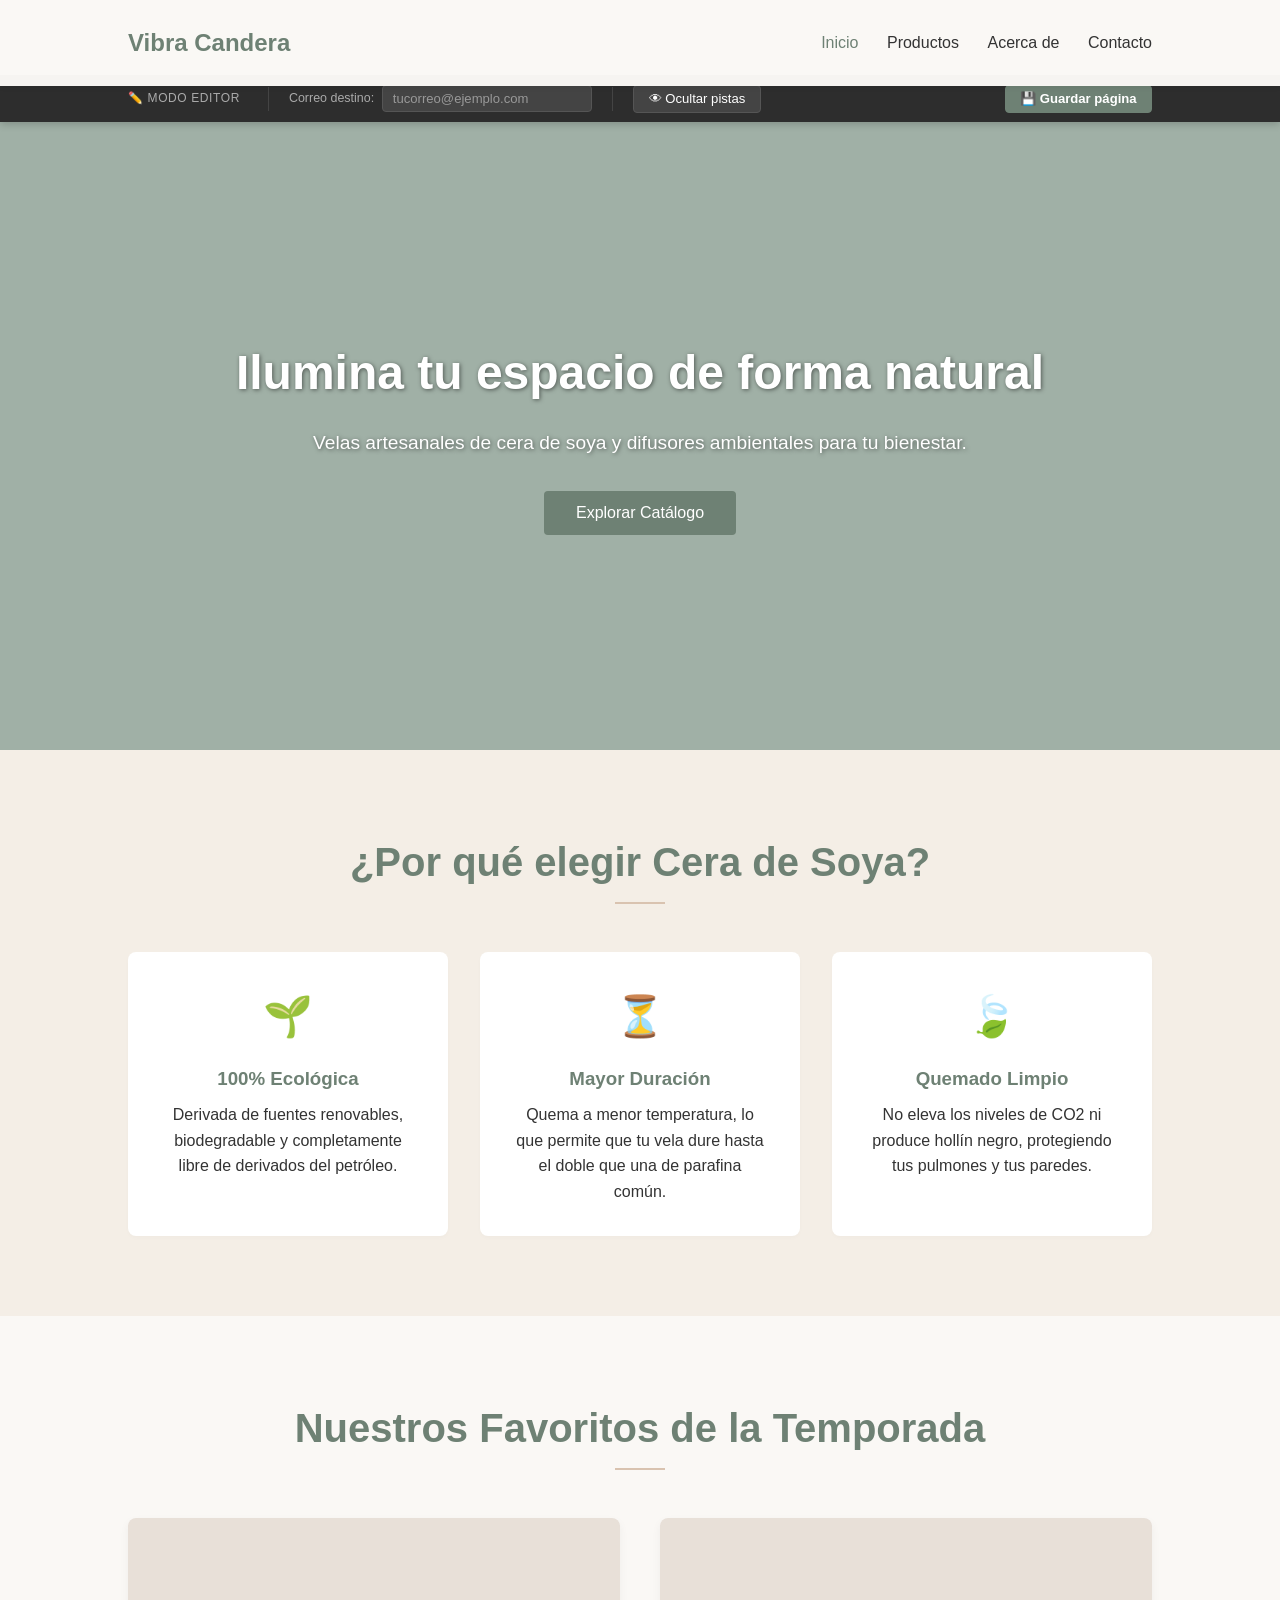
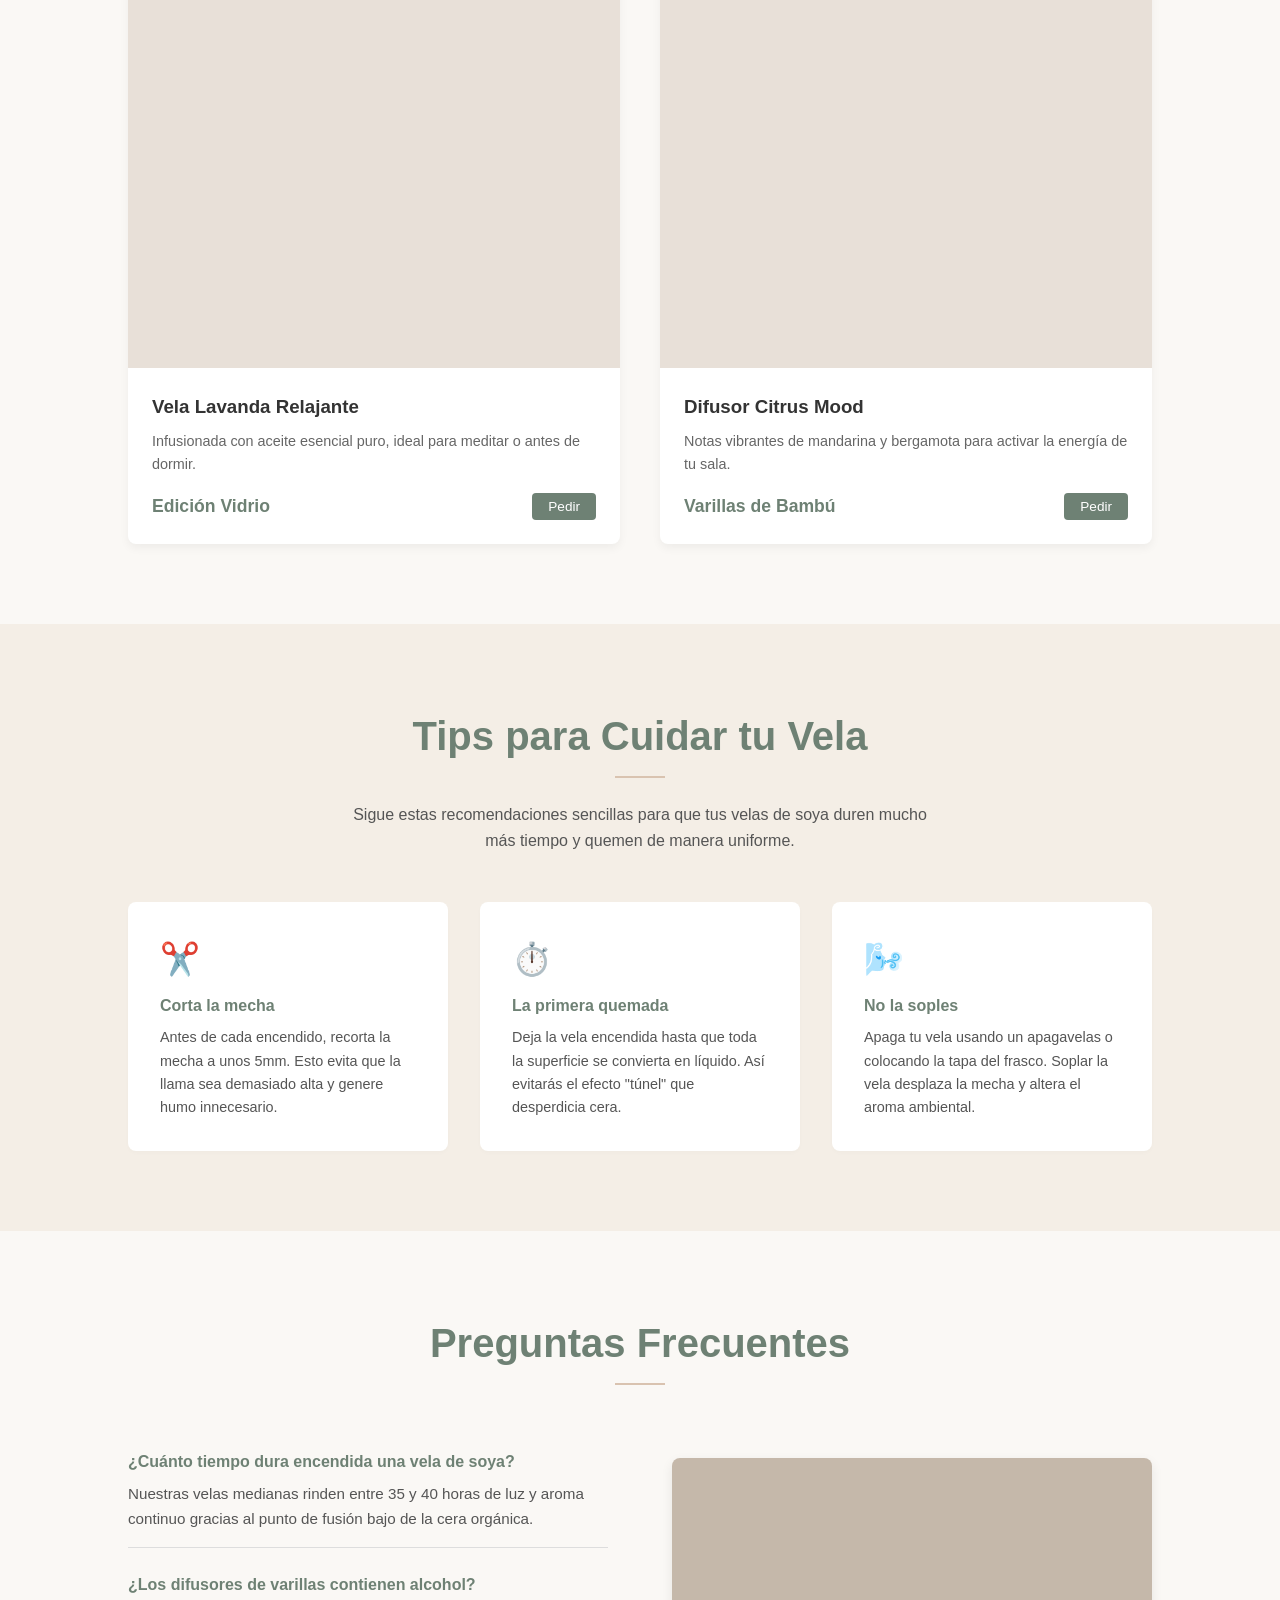
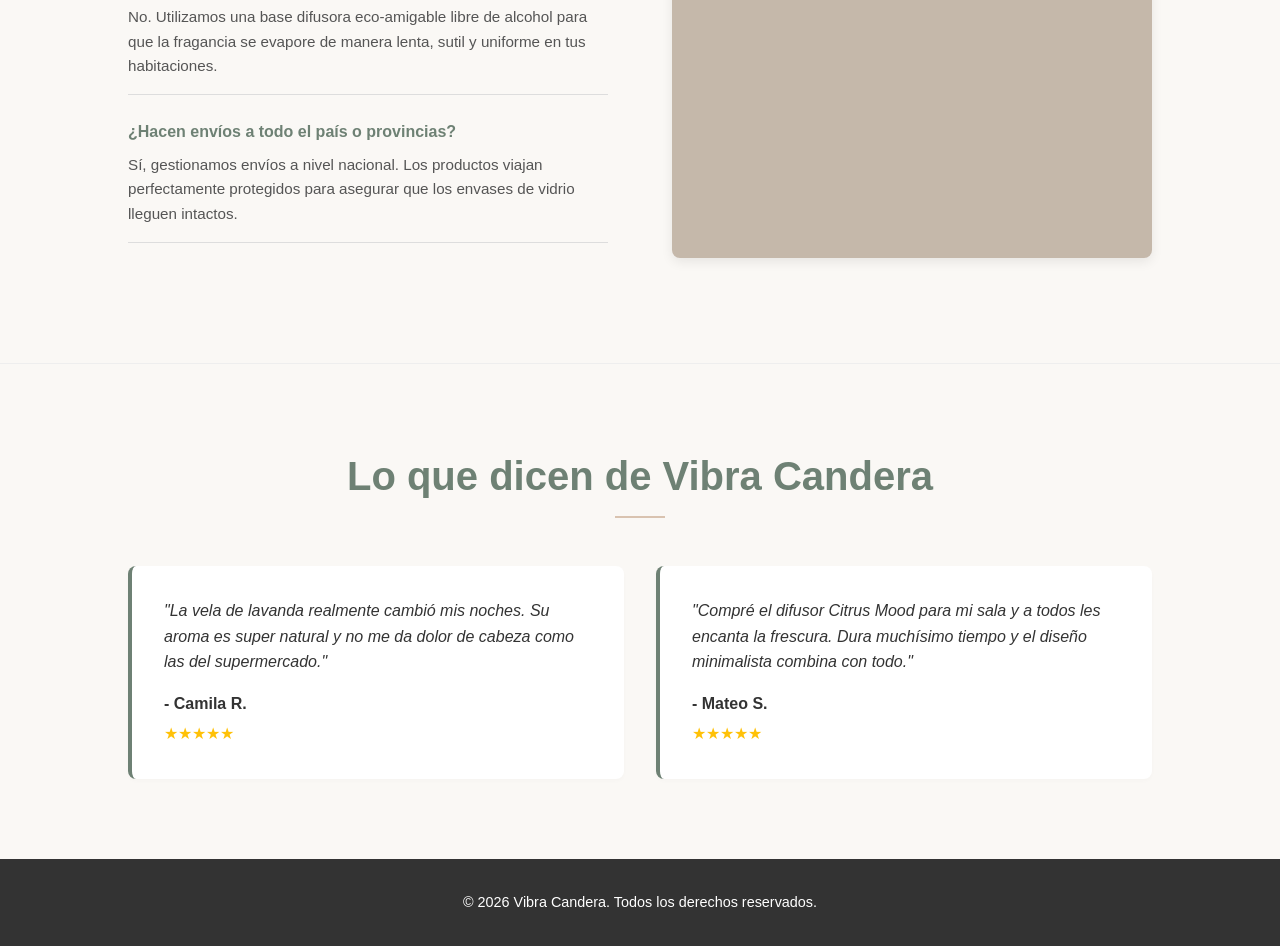
<file: vibra_candera_editor - copia.html>
<!DOCTYPE html>
<html lang="es">
<head>
    <meta charset="UTF-8">
    <meta name="viewport" content="width=device-width, initial-scale=1.0">
    <title>Vibra Candera | Editor</title>
    <style>
        :root {
            --color-principal: #6e8174;
            --color-secundario: #f4eee6;
            --color-acento: #d9c3b0;
            --color-oscuro: #333333;
            --color-claro: #faf8f5;
            --fuente: 'Segoe UI', Tahoma, Geneva, Verdana, sans-serif;
        }
        * { margin: 0; padding: 0; box-sizing: border-box; }
        body { font-family: var(--fuente); color: var(--color-oscuro); background-color: var(--color-claro); line-height: 1.6; display: flex; flex-direction: column; min-height: 100vh; }

        /* =========== HEADER =========== */
        .header { position: fixed; top: 0; width: 100%; background-color: rgba(250, 248, 245, 0.98); padding: 1.5rem 10%; display: flex; justify-content: space-between; align-items: center; box-shadow: 0 2px 5px rgba(0,0,0,0.05); z-index: 1000; }
        .logo { font-size: 1.5rem; font-weight: bold; color: var(--color-principal); cursor: pointer; }
        .nav a { text-decoration: none; color: var(--color-oscuro); margin-left: 1.5rem; font-weight: 500; transition: color 0.3s; cursor: pointer; }
        .nav a:hover, .nav a.active { color: var(--color-principal); }

        /* =========== EDITOR TOOLBAR =========== */
        .editor-toolbar {
            position: fixed; top: 75px; width: 100%; background: #2d2d2d; color: white;
            padding: 0.6rem 10%; display: flex; align-items: center; gap: 1rem; z-index: 999;
            font-size: 0.85rem; box-shadow: 0 2px 8px rgba(0,0,0,0.2);
        }
        .toolbar-label { color: #aaa; font-size: 0.75rem; text-transform: uppercase; letter-spacing: 0.05em; margin-right: 0.5rem; }
        .toolbar-btn {
            background: #444; border: 1px solid #555; color: white; padding: 0.35rem 0.9rem;
            border-radius: 4px; cursor: pointer; font-size: 0.82rem; transition: background 0.2s;
            display: flex; align-items: center; gap: 0.4rem;
        }
        .toolbar-btn:hover { background: #555; }
        .toolbar-btn.save-btn { background: var(--color-principal); border-color: var(--color-principal); margin-left: auto; font-weight: 600; }
        .toolbar-btn.save-btn:hover { background: #58685d; }
        .toolbar-sep { width: 1px; height: 24px; background: #444; margin: 0 0.25rem; }
        .email-config { display: flex; align-items: center; gap: 0.5rem; }
        .email-config input {
            background: #444; border: 1px solid #555; color: white; padding: 0.3rem 0.6rem;
            border-radius: 4px; font-size: 0.82rem; width: 210px;
        }
        .email-config input::placeholder { color: #999; }

        /* =========== PAGES =========== */
        .page { display: none; margin-top: 120px; flex: 1; }
        .page.active { display: block; }
        section { padding: 5rem 10%; text-align: center; }
        h2 { font-size: 2.5rem; color: var(--color-principal); margin-bottom: 3rem; position: relative; }
        h2::after { content: ''; display: block; width: 50px; height: 2px; background-color: var(--color-acento); margin: 0.5rem auto 0 auto; }

        /* =========== EDITABLE ELEMENTS =========== */
        [contenteditable="true"] {
            outline: none;
            border-radius: 3px;
            transition: background 0.2s, box-shadow 0.2s;
        }
        [contenteditable="true"]:hover {
            background: rgba(110, 129, 116, 0.08);
            box-shadow: 0 0 0 2px rgba(110, 129, 116, 0.3);
            cursor: text;
        }
        [contenteditable="true"]:focus {
            background: rgba(110, 129, 116, 0.12);
            box-shadow: 0 0 0 2px var(--color-principal);
        }
        .editable-indicator {
            position: absolute; top: -22px; left: 0; background: var(--color-principal);
            color: white; font-size: 0.65rem; padding: 2px 6px; border-radius: 3px 3px 0 0;
            opacity: 0; transition: opacity 0.2s; pointer-events: none; white-space: nowrap;
        }
        .editable-wrap { position: relative; display: inline-block; width: 100%; }
        .editable-wrap:hover .editable-indicator { opacity: 1; }

        /* =========== IMAGE BOXES =========== */
        .img-editable {
            position: relative; cursor: pointer; overflow: hidden;
            background-color: #e8e0d8;
        }
        .img-editable::after {
            content: '📷 Click para cambiar imagen';
            position: absolute; inset: 0; display: flex; align-items: center; justify-content: center;
            background: rgba(0,0,0,0.5); color: white; font-size: 0.85rem; font-weight: 600;
            opacity: 0; transition: opacity 0.25s; letter-spacing: 0.02em;
            pointer-events: none;
        }
        .img-editable:hover::after { opacity: 1; }

        /* =========== GENERAL BUTTONS =========== */
        .btn { display: inline-block; padding: 0.8rem 2rem; background-color: var(--color-principal); color: white; text-decoration: none; border-radius: 4px; border: none; cursor: pointer; font-size: 1rem; transition: background-color 0.3s; }
        .btn:hover { background-color: #58685d; }

        /* =========== HERO =========== */
        .hero { height: 70vh; background: linear-gradient(rgba(0,0,0,0.3), rgba(0,0,0,0.3)), #a0b0a6 no-repeat center center/cover; display: flex; justify-content: center; align-items: center; text-align: center; color: white; padding: 0 1rem; position: relative; }
        .hero-content h1 { font-size: 3rem; margin-bottom: 1rem; text-shadow: 1px 1px 4px rgba(0,0,0,0.5); }
        .hero-content p { font-size: 1.2rem; margin-bottom: 2rem; text-shadow: 1px 1px 4px rgba(0,0,0,0.5); }

        /* =========== BENEFITS =========== */
        .benefits { background-color: var(--color-secundario); }
        .benefits-grid { display: grid; grid-template-columns: repeat(auto-fit, minmax(200px, 1fr)); gap: 2rem; }
        .benefit-item { background: white; padding: 2rem; border-radius: 8px; box-shadow: 0 2px 4px rgba(0,0,0,0.02); }
        .benefit-item h3 { margin-bottom: 0.5rem; color: var(--color-principal); }

        /* =========== BESTSELLERS =========== */
        .bestsellers-grid { display: grid; grid-template-columns: repeat(auto-fit, minmax(280px, 1fr)); gap: 2.5rem; }
        .seller-card { background: white; border-radius: 8px; overflow: hidden; box-shadow: 0 4px 10px rgba(0,0,0,0.05); text-align: left; }
        .seller-img { height: 450px; background-size: cover; background-position: center; }
        .seller-info { padding: 1.5rem; }
        .seller-info h3 { margin-bottom: 0.5rem; }
        .seller-info p { font-size: 0.9rem; color: #666; margin-bottom: 1rem; }
        .seller-meta { display: flex; justify-content: space-between; align-items: center; }
        .price { font-weight: bold; color: var(--color-principal); font-size: 1.1rem; }

        /* =========== CATALOG =========== */
        .catalog-container { padding: 4rem 10%; }
        .catalog-grid { display: grid; grid-template-columns: repeat(auto-fit, minmax(280px, 1fr)); gap: 2.5rem; margin-top: 2rem; }

        /* =========== ABOUT =========== */
        .about-wrapper { display: flex; align-items: center; gap: 4rem; max-width: 1100px; margin: 0 auto; text-align: left; padding: 4rem 0; }
        .about-bio { flex: 1; }
        .about-bio h3 { font-size: 1.8rem; margin-bottom: 1rem; color: var(--color-principal); }
        .about-bio p { margin-bottom: 1.5rem; color: #555; }
        .about-img { flex: 1; height: 450px; border-radius: 12px; box-shadow: 10px 10px 0px var(--color-acento); background: #c5b8aa center/cover no-repeat; }

        /* =========== CONTACT =========== */
        .contact-wrapper { display: grid; grid-template-columns: 1fr 1fr; gap: 4rem; max-width: 1000px; margin: 0 auto; text-align: left; padding: 4rem 0; }
        .contact-info-panel { background: var(--color-secundario); padding: 3rem; border-radius: 8px; }
        .contact-info-panel h3 { margin-bottom: 1.5rem; color: var(--color-principal); }
        .info-link { display: flex; align-items: center; gap: 1rem; margin-bottom: 1.5rem; text-decoration: none; color: inherit; }
        .contact-form-panel { background: white; padding: 3rem; border-radius: 8px; box-shadow: 0 4px 12px rgba(0,0,0,0.05); }
        .form-group { margin-bottom: 1.5rem; }
        .form-group label { display: block; margin-bottom: 0.5rem; font-weight: 500; font-size: 0.9rem; }
        .form-group input, .form-group select, .form-group textarea { width: 100%; padding: 0.8rem; border: 1px solid #ddd; border-radius: 4px; font-family: var(--fuente); }
        .form-group input:focus, .form-group select:focus, .form-group textarea:focus { outline: none; border-color: var(--color-principal); }

        /* =========== FOOTER =========== */
        .footer { background-color: var(--color-oscuro); color: white; text-align: center; padding: 2rem; font-size: 0.9rem; margin-top: auto; }

        /* =========== MODAL PRODUCTO =========== */
        .modal-overlay { position: fixed; top: 0; left: 0; width: 100%; height: 100%; background-color: rgba(0,0,0,0.5); display: flex; justify-content: center; align-items: center; z-index: 2000; opacity: 0; pointer-events: none; transition: opacity 0.3s ease; }
        .modal-overlay.open { opacity: 1; pointer-events: auto; }
        .modal-content { background: var(--color-claro); padding: 2.5rem; border-radius: 8px; max-width: 600px; width: 90%; position: relative; box-shadow: 0 10px 25px rgba(0,0,0,0.15); text-align: left; transform: translateY(-20px); transition: transform 0.3s ease; }
        .modal-overlay.open .modal-content { transform: translateY(0); }
        .modal-close { position: absolute; top: 1rem; right: 1.5rem; font-size: 1.8rem; cursor: pointer; color: #999; transition: color 0.2s; }
        .modal-close:hover { color: var(--color-oscuro); }
        .modal-flex { display: flex; gap: 2rem; margin-top: 1rem; flex-wrap: wrap; }
        .modal-img { flex: 1; min-width: 200px; height: 220px; background-size: cover; background-position: center; border-radius: 6px; }
        .modal-info { flex: 1.2; min-width: 240px; display: flex; flex-direction: column; justify-content: space-between; }
        .modal-info h3 { font-size: 1.6rem; color: var(--color-principal); margin-bottom: 0.5rem; }
        .modal-info .modal-price { font-weight: bold; font-size: 1.2rem; color: var(--color-oscuro); margin-bottom: 1rem; }
        .modal-info p { font-size: 0.95rem; color: #555; margin-bottom: 1.5rem; }
        .btn-whatsapp { background-color: #25D366; color: white; display: flex; align-items: center; justify-content: center; gap: 0.5rem; }
        .btn-whatsapp:hover { background-color: #1ebd58; }

        /* =========== PRODUCT EDITOR MODAL =========== */
        .prod-edit-modal-overlay {
            position: fixed; inset: 0; background: rgba(0,0,0,0.6);
            display: flex; justify-content: center; align-items: center; z-index: 3000;
            opacity: 0; pointer-events: none; transition: opacity 0.25s;
        }
        .prod-edit-modal-overlay.open { opacity: 1; pointer-events: auto; }
        .prod-edit-modal {
            background: white; border-radius: 10px; padding: 2rem; width: 90%; max-width: 560px;
            box-shadow: 0 15px 40px rgba(0,0,0,0.2); position: relative; transform: translateY(-20px);
            transition: transform 0.25s;
        }
        .prod-edit-modal-overlay.open .prod-edit-modal { transform: translateY(0); }
        .prod-edit-modal h3 { color: var(--color-principal); margin-bottom: 1.5rem; font-size: 1.2rem; }
        .prod-edit-modal .form-group { margin-bottom: 1rem; }
        .prod-edit-modal label { display: block; font-size: 0.82rem; font-weight: 600; margin-bottom: 0.3rem; color: #555; }
        .prod-edit-modal input, .prod-edit-modal textarea {
            width: 100%; padding: 0.6rem 0.8rem; border: 1px solid #ddd; border-radius: 4px;
            font-family: var(--fuente); font-size: 0.9rem;
        }
        .prod-edit-modal input:focus, .prod-edit-modal textarea:focus { outline: none; border-color: var(--color-principal); }
        .prod-edit-actions { display: flex; gap: 0.75rem; margin-top: 1.5rem; justify-content: flex-end; }
        .prod-edit-actions button { padding: 0.5rem 1.2rem; border-radius: 4px; border: none; cursor: pointer; font-size: 0.9rem; }
        .btn-cancel { background: #eee; color: #333; }
        .btn-cancel:hover { background: #ddd; }
        .btn-delete { background: #fee2e2; color: #b91c1c; }
        .btn-delete:hover { background: #fecaca; }
        .btn-apply { background: var(--color-principal); color: white; }
        .btn-apply:hover { background: #58685d; }

        /* =========== PRODUCT CARD EDIT OVERLAY =========== */
        .seller-card-wrapper { position: relative; }
        .card-edit-btn {
            position: absolute; top: 10px; right: 10px; background: rgba(0,0,0,0.65);
            color: white; border: none; border-radius: 4px; padding: 0.3rem 0.6rem;
            font-size: 0.75rem; cursor: pointer; z-index: 10; opacity: 0; transition: opacity 0.2s;
            display: flex; align-items: center; gap: 0.3rem;
        }
        .seller-card-wrapper:hover .card-edit-btn { opacity: 1; }

        /* =========== ADD PRODUCT BUTTON =========== */
        .add-product-card {
            border: 2px dashed var(--color-acento); border-radius: 8px; min-height: 200px;
            display: flex; flex-direction: column; align-items: center; justify-content: center;
            gap: 0.75rem; cursor: pointer; transition: border-color 0.2s, background 0.2s;
            color: #999; font-size: 0.9rem;
        }
        .add-product-card:hover { border-color: var(--color-principal); background: rgba(110,129,116,0.05); color: var(--color-principal); }
        .add-product-card span.icon { font-size: 2rem; }

        /* =========== IMAGE URL MODAL =========== */
        .img-url-modal-overlay {
            position: fixed; inset: 0; background: rgba(0,0,0,0.6);
            display: flex; justify-content: center; align-items: center; z-index: 4000;
            opacity: 0; pointer-events: none; transition: opacity 0.2s;
        }
        .img-url-modal-overlay.open { opacity: 1; pointer-events: auto; }
        .img-url-modal {
            background: white; border-radius: 10px; padding: 2rem; width: 90%; max-width: 480px;
            box-shadow: 0 15px 40px rgba(0,0,0,0.2); transform: translateY(-16px); transition: transform 0.2s;
        }
        .img-url-modal-overlay.open .img-url-modal { transform: translateY(0); }
        .img-url-modal h4 { margin-bottom: 1rem; color: var(--color-principal); }
        .img-url-modal input { width: 100%; padding: 0.65rem 0.8rem; border: 1px solid #ddd; border-radius: 4px; font-size: 0.9rem; margin-bottom: 0.5rem; }
        .img-url-modal input:focus { outline: none; border-color: var(--color-principal); }
        .img-url-modal .hint { font-size: 0.78rem; color: #888; margin-bottom: 1.2rem; }
        .img-url-actions { display: flex; gap: 0.75rem; justify-content: flex-end; }
        .img-url-actions button { padding: 0.5rem 1.1rem; border-radius: 4px; border: none; cursor: pointer; font-size: 0.88rem; }

        /* =========== TOAST =========== */
        .toast {
            position: fixed; bottom: 2rem; left: 50%; transform: translateX(-50%) translateY(20px);
            background: #2d2d2d; color: white; padding: 0.75rem 1.5rem; border-radius: 6px;
            font-size: 0.88rem; z-index: 9999; opacity: 0; transition: opacity 0.3s, transform 0.3s;
            white-space: nowrap;
        }
        .toast.show { opacity: 1; transform: translateX(-50%) translateY(0); }

        /* =========== FORM STATUS =========== */
        .form-status { padding: 0.75rem 1rem; border-radius: 4px; font-size: 0.88rem; margin-top: 0.5rem; display: none; }
        .form-status.success { background: #d1fae5; color: #065f46; display: block; }
        .form-status.error { background: #fee2e2; color: #991b1b; display: block; }
        .form-status.sending { background: #e0f2fe; color: #0369a1; display: block; }

        /* =========== TESTIMONIALS & FAQ =========== */
        .faq-img { height: 400px; border-radius: 8px; box-shadow: 0 4px 12px rgba(0,0,0,0.08); background: #c5b8aa center/cover no-repeat; }

        @media (max-width: 900px) {
            .about-wrapper, .contact-wrapper { grid-template-columns: 1fr; flex-direction: column; gap: 2rem; }
            .about-img { height: 300px; order: -1; }
            .header { flex-direction: column; gap: 1rem; padding: 1rem; }
            .nav a { margin: 0 0.5rem; }
            .page { margin-top: 160px; }
            .editor-toolbar { flex-wrap: wrap; padding: 0.6rem 5%; }
        }
    </style>
</head>
<body>

    <!-- =========================================================
         EDITOR TOOLBAR
         ========================================================= -->
    <div class="editor-toolbar" id="editorToolbar">
        <span class="toolbar-label">✏️ Modo Editor</span>
        <div class="toolbar-sep"></div>
        <div class="email-config">
            <span style="color:#aaa; font-size:0.78rem;">Correo destino:</span>
            <input type="email" id="destEmail" placeholder="tucorreo@ejemplo.com" title="Este correo recibirá los mensajes del formulario">
        </div>
        <div class="toolbar-sep"></div>
        <button class="toolbar-btn" onclick="toggleEditHints()" id="hintBtn">👁 Ocultar pistas</button>
        <button class="toolbar-btn save-btn" onclick="savePage()">💾 Guardar página</button>
    </div>

    <!-- =========== NAVIGATION =========== -->
    <header class="header">
        <div class="logo" id="site-logo" contenteditable="true" onclick="navigateTo('inicio')" title="Haz clic para editar el nombre">Vibra Candera</div>
        <nav class="nav">
            <a onclick="navigateTo('inicio')" id="nav-inicio" class="active">Inicio</a>
            <a onclick="navigateTo('productos')" id="nav-productos">Productos</a>
            <a onclick="navigateTo('acerca')" id="nav-acerca">Acerca de</a>
            <a onclick="navigateTo('contacto')" id="nav-contacto">Contacto</a>
        </nav>
    </header>

    <!-- =========================================================
         PÁGINA: INICIO
         ========================================================= -->
    <main id="page-inicio" class="page active">

        <!-- HERO -->
        <section class="hero img-editable" id="hero-bg" onclick="openImgModal('hero-bg', 'hero')" style="background-image: url('');" title="Clic para cambiar imagen de fondo del hero">
            <div class="hero-content">
                <h1 contenteditable="true" id="hero-h1" onclick="event.stopPropagation()" title="Clic para editar título">Ilumina tu espacio de forma natural</h1>
                <p contenteditable="true" id="hero-p" onclick="event.stopPropagation()" title="Clic para editar subtítulo">Velas artesanales de cera de soya y difusores ambientales para tu bienestar.</p>
                <button onclick="navigateTo('productos'); event.stopPropagation();" class="btn">Explorar Catálogo</button>
            </div>
        </section>

        <!-- BENEFICIOS SOYA -->
        <section class="benefits">
            <h2 contenteditable="true">¿Por qué elegir Cera de Soya?</h2>
            <div class="benefits-grid">
                <div class="benefit-item">
                    <span contenteditable="true" style="font-size:2.5rem; display:block; margin-bottom:1rem;">🌱</span>
                    <h3 contenteditable="true">100% Ecológica</h3>
                    <p contenteditable="true">Derivada de fuentes renovables, biodegradable y completamente libre de derivados del petróleo.</p>
                </div>
                <div class="benefit-item">
                    <span contenteditable="true" style="font-size:2.5rem; display:block; margin-bottom:1rem;">⏳</span>
                    <h3 contenteditable="true">Mayor Duración</h3>
                    <p contenteditable="true">Quema a menor temperatura, lo que permite que tu vela dure hasta el doble que una de parafina común.</p>
                </div>
                <div class="benefit-item">
                    <span contenteditable="true" style="font-size:2.5rem; display:block; margin-bottom:1rem;">🍃</span>
                    <h3 contenteditable="true">Quemado Limpio</h3>
                    <p contenteditable="true">No eleva los niveles de CO2 ni produce hollín negro, protegiendo tus pulmones y tus paredes.</p>
                </div>
            </div>
        </section>

        <!-- BEST SELLERS -->
        <section class="bestsellers">
            <h2 contenteditable="true">Nuestros Favoritos de la Temporada</h2>
            <div class="bestsellers-grid">
                <div class="seller-card">
                    <div class="seller-img img-editable" id="bs-img-1" onclick="openImgModal('bs-img-1', 'bg')" style="background-image: url('');"></div>
                    <div class="seller-info">
                        <h3 contenteditable="true">Vela Lavanda Relajante</h3>
                        <p contenteditable="true">Infusionada con aceite esencial puro, ideal para meditar o antes de dormir.</p>
                        <div class="seller-meta">
                            <span class="price" contenteditable="true">Edición Vidrio</span>
                            <button onclick="navigateTo('contacto')" class="btn" style="padding:0.4rem 1rem; font-size:0.85rem">Pedir</button>
                        </div>
                    </div>
                </div>
                <div class="seller-card">
                    <div class="seller-img img-editable" id="bs-img-2" onclick="openImgModal('bs-img-2', 'bg')" style="background-image: url('');"></div>
                    <div class="seller-info">
                        <h3 contenteditable="true">Difusor Citrus Mood</h3>
                        <p contenteditable="true">Notas vibrantes de mandarina y bergamota para activar la energía de tu sala.</p>
                        <div class="seller-meta">
                            <span class="price" contenteditable="true">Varillas de Bambú</span>
                            <button onclick="navigateTo('contacto')" class="btn" style="padding:0.4rem 1rem; font-size:0.85rem">Pedir</button>
                        </div>
                    </div>
                </div>
            </div>
        </section>

        <!-- TIPS CUIDADO -->
        <section class="candle-care" style="background-color: var(--color-secundario);">
            <h2 contenteditable="true">Tips para Cuidar tu Vela</h2>
            <p contenteditable="true" style="max-width: 600px; margin: -1.5rem auto 3rem auto; color: #555;">Sigue estas recomendaciones sencillas para que tus velas de soya duren mucho más tiempo y quemen de manera uniforme.</p>
            <div class="benefits-grid">
                <div class="benefit-item" style="text-align: left;">
                    <span contenteditable="true" style="font-size:2rem; display:block; margin-bottom:0.5rem;">✂️</span>
                    <h4 contenteditable="true" style="margin-bottom:0.5rem; color:var(--color-principal);">Corta la mecha</h4>
                    <p contenteditable="true" style="font-size:0.9rem; color:#555;">Antes de cada encendido, recorta la mecha a unos 5mm. Esto evita que la llama sea demasiado alta y genere humo innecesario.</p>
                </div>
                <div class="benefit-item" style="text-align: left;">
                    <span contenteditable="true" style="font-size:2rem; display:block; margin-bottom:0.5rem;">⏱️</span>
                    <h4 contenteditable="true" style="margin-bottom:0.5rem; color:var(--color-principal);">La primera quemada</h4>
                    <p contenteditable="true" style="font-size:0.9rem; color:#555;">Deja la vela encendida hasta que toda la superficie se convierta en líquido. Así evitarás el efecto "túnel" que desperdicia cera.</p>
                </div>
                <div class="benefit-item" style="text-align: left;">
                    <span contenteditable="true" style="font-size:2rem; display:block; margin-bottom:0.5rem;">🌬️</span>
                    <h4 contenteditable="true" style="margin-bottom:0.5rem; color:var(--color-principal);">No la soples</h4>
                    <p contenteditable="true" style="font-size:0.9rem; color:#555;">Apaga tu vela usando un apagavelas o colocando la tapa del frasco. Soplar la vela desplaza la mecha y altera el aroma ambiental.</p>
                </div>
            </div>
        </section>

        <!-- FAQ -->
        <section class="faq">
            <h2 contenteditable="true">Preguntas Frecuentes</h2>
            <div style="display: flex; align-items: center; gap: 4rem; max-width: 1100px; margin: 0 auto; text-align: left; padding: 1rem 0; flex-wrap: wrap;">
                <div style="flex: 1; min-width: 300px;">
                    <div style="margin-bottom: 1.5rem; padding-bottom: 1rem; border-bottom: 1px solid #ddd;">
                        <strong contenteditable="true" style="color: var(--color-principal); display: block; margin-bottom: 0.5rem;">¿Cuánto tiempo dura encendida una vela de soya?</strong>
                        <p contenteditable="true" style="color: #555; font-size: 0.95rem;">Nuestras velas medianas rinden entre 35 y 40 horas de luz y aroma continuo gracias al punto de fusión bajo de la cera orgánica.</p>
                    </div>
                    <div style="margin-bottom: 1.5rem; padding-bottom: 1rem; border-bottom: 1px solid #ddd;">
                        <strong contenteditable="true" style="color: var(--color-principal); display: block; margin-bottom: 0.5rem;">¿Los difusores de varillas contienen alcohol?</strong>
                        <p contenteditable="true" style="color: #555; font-size: 0.95rem;">No. Utilizamos una base difusora eco-amigable libre de alcohol para que la fragancia se evapore de manera lenta, sutil y uniforme en tus habitaciones.</p>
                    </div>
                    <div style="margin-bottom: 1.5rem; padding-bottom: 1rem; border-bottom: 1px solid #ddd;">
                        <strong contenteditable="true" style="color: var(--color-principal); display: block; margin-bottom: 0.5rem;">¿Hacen envíos a todo el país o provincias?</strong>
                        <p contenteditable="true" style="color: #555; font-size: 0.95rem;">Sí, gestionamos envíos a nivel nacional. Los productos viajan perfectamente protegidos para asegurar que los envases de vidrio lleguen intactos.</p>
                    </div>
                </div>
                <div class="faq-img img-editable" id="faq-img" onclick="openImgModal('faq-img', 'bg')" style="flex: 1; min-width: 300px;"></div>
            </div>
        </section>

        <!-- TESTIMONIOS -->
        <section class="testimonials" style="background-color: var(--color-claro); border-top: 1px solid #eee;">
            <h2 contenteditable="true">Lo que dicen de Vibra Candera</h2>
            <div class="benefits-grid" style="margin-top: 2rem;">
                <div class="benefit-item" style="text-align: left; border-left: 4px solid var(--color-principal);">
                    <p contenteditable="true" style="font-style: italic; margin-bottom: 1rem;">"La vela de lavanda realmente cambió mis noches. Su aroma es super natural y no me da dolor de cabeza como las del supermercado."</p>
                    <strong contenteditable="true">- Camila R.</strong>
                    <div contenteditable="true" style="color: #ffc107; margin-top: 0.3rem;">★★★★★</div>
                </div>
                <div class="benefit-item" style="background: white; padding: 2rem; border-radius: 8px; box-shadow: 0 2px 4px rgba(0,0,0,0.02); text-align: left; border-left: 4px solid var(--color-principal);">
                    <p contenteditable="true" style="font-style: italic; margin-bottom: 1rem;">"Compré el difusor Citrus Mood para mi sala y a todos les encanta la frescura. Dura muchísimo tiempo y el diseño minimalista combina con todo."</p>
                    <strong contenteditable="true">- Mateo S.</strong>
                    <div contenteditable="true" style="color: #ffc107; margin-top: 0.3rem;">★★★★★</div>
                </div>
            </div>
        </section>
    </main>

    <!-- =========================================================
         PÁGINA: PRODUCTOS
         ========================================================= -->
    <div id="page-productos" class="page">
        <div class="catalog-container">
            <h2 contenteditable="true" style="text-align: center;">Nuestro Catálogo</h2>
            <div class="catalog-grid" id="catalogGrid">
                <!-- Los productos se renderizan desde JS -->
            </div>
        </div>
    </div>

    <!-- =========================================================
         MODAL VISOR PRODUCTO (solo lectura)
         ========================================================= -->
    <div id="product-modal" class="modal-overlay" onclick="closeProductModal(event)">
        <div class="modal-content" onclick="event.stopPropagation()">
            <span class="modal-close" onclick="closeProductModal(null)">&times;</span>
            <div class="modal-flex">
                <div id="modal-product-img" class="modal-img"></div>
                <div class="modal-info">
                    <div>
                        <h3 id="modal-product-title">Nombre del Producto</h3>
                        <div id="modal-product-meta" class="modal-price">Categoría</div>
                        <p id="modal-product-desc">Descripción larga del producto aquí...</p>
                    </div>
                    <a id="modal-whatsapp-link" href="#" target="_blank" class="btn btn-whatsapp">
                        <span>💬</span> Solicitar por WhatsApp
                    </a>
                </div>
            </div>
        </div>
    </div>

    <!-- =========================================================
         MODAL EDITOR DE PRODUCTO
         ========================================================= -->
    <div id="prodEditOverlay" class="prod-edit-modal-overlay" onclick="closeProdEdit(event)">
        <div class="prod-edit-modal" onclick="event.stopPropagation()">
            <h3 id="prodEditTitle">Editar producto</h3>
            <div class="form-group">
                <label>Nombre del producto</label>
                <input type="text" id="pe-name" placeholder="Ej. Vela Lavanda">
            </div>
            <div class="form-group">
                <label>Categoría</label>
                <input type="text" id="pe-cat" placeholder="Ej. 100% Soya">
            </div>
            <div class="form-group">
                <label>Precio</label>
                <input type="text" id="pe-price" placeholder="Ej. S/. 45.00">
            </div>
            <div class="form-group">
                <label>Descripción corta (tarjeta)</label>
                <input type="text" id="pe-short" placeholder="Breve descripción...">
            </div>
            <div class="form-group">
                <label>Descripción larga (modal)</label>
                <textarea id="pe-long" rows="3" placeholder="Descripción detallada..."></textarea>
            </div>
            <div class="form-group">
                <label>URL o ruta de imagen</label>
                <input type="text" id="pe-img" placeholder="https://... o ruta/local/imagen.jpg">
            </div>
            <div class="prod-edit-actions">
                <button class="btn-cancel" onclick="closeProdEditDirect()">Cancelar</button>
                <button class="btn-delete" id="peDeleteBtn" onclick="deleteProduct()">🗑 Eliminar</button>
                <button class="btn-apply" onclick="applyProductEdit()">✓ Aplicar</button>
            </div>
        </div>
    </div>

    <!-- =========================================================
         MODAL URL DE IMAGEN
         ========================================================= -->
    <div id="imgUrlOverlay" class="img-url-modal-overlay" onclick="closeImgModal(event)">
        <div class="img-url-modal" onclick="event.stopPropagation()">
            <h4>📷 Cambiar imagen</h4>
            <input type="text" id="imgUrlInput" placeholder="https://ejemplo.com/imagen.jpg">
            <p class="hint">Ingresa la URL completa de la imagen o la ruta relativa al archivo. La imagen se ajustará automáticamente al tamaño del área.</p>
            <div class="img-url-actions">
                <button style="background:#eee; color:#333;" onclick="closeImgModalDirect()">Cancelar</button>
                <button style="background:var(--color-principal); color:white;" onclick="applyImgUrl()">Aplicar imagen</button>
            </div>
        </div>
    </div>

    <!-- =========================================================
         PÁGINA: ACERCA DE
         ========================================================= -->
    <div id="page-acerca" class="page">
        <section>
            <h2 contenteditable="true">Nuestra Historia</h2>
            <div class="about-wrapper">
                <div class="about-bio">
                    <h3 contenteditable="true">Hola, soy la creadora</h3>
                    <p contenteditable="true">Este proyecto nació de una búsqueda personal por transformar mi hogar en un santuario de paz sin comprometer mi salud. Al descubrir que las velas convencionales de parafina liberaban toxinas al quemarse, decidí investigar alternativas conscientes.</p>
                    <p contenteditable="true">Vibra Candera se fundó con el concepto de fusionar el diseño minimalista, la botánica y el respeto al medio ambiente. Cada pieza es diseñada, mezclada y vertida individualmente a mano, cuidando la procedencia de los insumos y asegurando un producto ético de inicio a fin.</p>
                </div>
                <div class="about-img img-editable" id="about-img" onclick="openImgModal('about-img', 'bg')"></div>
            </div>
        </section>
    </div>

    <!-- =========================================================
         PÁGINA: CONTACTO
         ========================================================= -->
    <div id="page-contacto" class="page">
        <section>
            <h2 contenteditable="true">Cuéntanos tus Ideas</h2>
            <div class="contact-wrapper">
                <div class="contact-info-panel">
                    <h3 contenteditable="true">Información de Contacto</h3>
                    <p contenteditable="true" style="margin-bottom: 2rem;">¿Quieres ser distribuidor, necesitas recuerdos para un evento social o tienes dudas de tu cuidado de la vela? ¡Escríbenos directamente!</p>
                    <div class="info-link"><span>📍</span> <span contenteditable="true">Callao, Perú</span></div>
                    <div class="info-link"><span>💬</span> <span contenteditable="true">WhatsApp: +51 999 999 999</span></div>
                    <div class="info-link"><span>✉️</span> <span contenteditable="true">hola@aromanatural.com</span></div>
                </div>
                <div class="contact-form-panel">
                    <form id="contactForm" onsubmit="handleContactForm(event)">
                        <div class="form-group">
                            <label for="c-name">Nombre Completo</label>
                            <input type="text" id="c-name" placeholder="Ej. Ana García" required>
                        </div>
                        <div class="form-group">
                            <label for="c-email">Correo Electrónico</label>
                            <input type="email" id="c-email" placeholder="Ej. ana@correo.com" required>
                        </div>
                        <div class="form-group">
                            <label for="c-motivo">¿En qué te podemos ayudar?</label>
                            <select id="c-motivo">
                                <option>Duda sobre un producto</option>
                                <option>Pedido personalizado / Eventos</option>
                                <option>Mayoristas y distribución</option>
                            </select>
                        </div>
                        <div class="form-group">
                            <label for="c-message">Tu Mensaje</label>
                            <textarea id="c-message" rows="4" placeholder="Escribe aquí los detalles..." required></textarea>
                        </div>
                        <button type="submit" class="btn" style="width: 100%;" id="formSubmitBtn">Enviar Mensaje</button>
                        <div id="formStatus" class="form-status"></div>
                    </form>
                </div>
            </div>
        </section>
    </div>

    <!-- FOOTER -->
    <footer class="footer">
        <p contenteditable="true" id="footer-text">&copy; 2026 Vibra Candera. Todos los derechos reservados.</p>
    </footer>

    <!-- TOAST -->
    <div class="toast" id="toast"></div>

    <!-- =========================================================
         JAVASCRIPT
         ========================================================= -->
    <script>
    // ============================================================
    // ESTADO DE PRODUCTOS
    // ============================================================
    let products = [
        {
            id: 1,
            name: 'Vela Lavanda Francesa',
            cat: '100% Soya',
            price: 'S/. 45.00',
            shortDesc: 'Calma el estrés cotidiano con notas florales suaves.',
            longDesc: 'Relaja tu mente y cuerpo con el sutil aroma de la lavanda extraída de campos orgánicos. Ideal para tus sesiones de meditación, lectura o para encender antes de dormir.',
            img: ''
        },
        {
            id: 2,
            name: 'Difusor Vainilla Dulce',
            cat: 'Ambiental',
            price: 'S/. 55.00',
            shortDesc: 'Fragancia reconfortante y acogedora de larga duración.',
            longDesc: 'Un difusor formulado sobre una base ecológica libre de alcohol. Dispersa notas cálidas y reconfortantes de vainilla natural que envuelven tus espacios por más de 3 meses.',
            img: ''
        },
        {
            id: 3,
            name: 'Vela Bosque de Pino',
            cat: '100% Soya',
            price: 'S/. 45.00',
            shortDesc: 'Notas frescas y maderosas que te transportan a la naturaleza.',
            longDesc: 'Evoca la frescura de un bosque húmedo matutino. Elaborada con pabilo de algodón puro y esencias maderosas que purifican y llenan de vitalidad el ambiente.',
            img: ''
        }
    ];
    let nextId = 4;
    let editingProductId = null;
    const WA_NUMBER = "51930246770";

    // ============================================================
    // RENDER DE PRODUCTOS
    // ============================================================
    function renderProducts() {
        const grid = document.getElementById('catalogGrid');
        grid.innerHTML = '';

        products.forEach(p => {
            const wrapper = document.createElement('div');
            wrapper.className = 'seller-card-wrapper';
            wrapper.innerHTML = `
                <button class="card-edit-btn" onclick="openProdEdit(${p.id}, event)">✏️ Editar</button>
                <div class="seller-card" style="cursor:pointer;" onclick="openProductModal(${p.id})">
                    <div class="seller-img" style="background-image: url('${p.img}'); background-color: #e8e0d8; background-size: cover; background-position: center;"></div>
                    <div class="seller-info">
                        <h3>${escHtml(p.name)}</h3>
                        <p>${escHtml(p.shortDesc)}</p>
                        <div class="seller-meta">
                            <span class="price">${escHtml(p.price)}</span>
                            <span style="font-size:0.85rem; color:var(--color-principal);">Ver más →</span>
                        </div>
                    </div>
                </div>
            `;
            grid.appendChild(wrapper);
        });

        // Botón agregar
        const addBtn = document.createElement('div');
        addBtn.className = 'add-product-card';
        addBtn.onclick = () => openProdEdit(null, null);
        addBtn.innerHTML = `<span class="icon">＋</span><span>Agregar producto</span>`;
        grid.appendChild(addBtn);
    }

    function escHtml(str) {
        return (str || '').replace(/&/g,'&amp;').replace(/</g,'&lt;').replace(/>/g,'&gt;').replace(/"/g,'&quot;');
    }

    // ============================================================
    // MODAL VISOR DE PRODUCTO
    // ============================================================
    function openProductModal(id) {
        const p = products.find(x => x.id === id);
        if (!p) return;
        document.getElementById('modal-product-title').innerText = p.name;
        document.getElementById('modal-product-meta').innerText = `${p.cat} | ${p.price}`;
        document.getElementById('modal-product-desc').innerText = p.longDesc;
        document.getElementById('modal-product-img').style.backgroundImage = p.img ? `url('${p.img}')` : '';

        const msg = encodeURIComponent(`¡Hola! Me interesa solicitar el siguiente producto:\n\n🛍️ *Producto:* ${p.name}\n✨ *Categoría:* ${p.cat}\n💰 *Precio:* ${p.price}\n\n¿Tienen stock disponible?`);
        document.getElementById('modal-whatsapp-link').href = `https://wa.me/${WA_NUMBER}?text=${msg}`;
        document.getElementById('product-modal').classList.add('open');
    }

    function closeProductModal(event) {
        if (!event || event.target === document.getElementById('product-modal')) {
            document.getElementById('product-modal').classList.remove('open');
        }
    }

    // ============================================================
    // EDITOR DE PRODUCTO
    // ============================================================
    function openProdEdit(id, event) {
        if (event) event.stopPropagation();
        editingProductId = id;
        const overlay = document.getElementById('prodEditOverlay');
        const deleteBtn = document.getElementById('peDeleteBtn');

        if (id === null) {
            document.getElementById('prodEditTitle').textContent = 'Agregar producto';
            document.getElementById('pe-name').value = '';
            document.getElementById('pe-cat').value = '';
            document.getElementById('pe-price').value = '';
            document.getElementById('pe-short').value = '';
            document.getElementById('pe-long').value = '';
            document.getElementById('pe-img').value = '';
            deleteBtn.style.display = 'none';
        } else {
            const p = products.find(x => x.id === id);
            document.getElementById('prodEditTitle').textContent = 'Editar producto';
            document.getElementById('pe-name').value = p.name;
            document.getElementById('pe-cat').value = p.cat;
            document.getElementById('pe-price').value = p.price;
            document.getElementById('pe-short').value = p.shortDesc;
            document.getElementById('pe-long').value = p.longDesc;
            document.getElementById('pe-img').value = p.img;
            deleteBtn.style.display = 'inline-block';
        }
        overlay.classList.add('open');
    }

    function applyProductEdit() {
        const name  = document.getElementById('pe-name').value.trim();
        const cat   = document.getElementById('pe-cat').value.trim();
        const price = document.getElementById('pe-price').value.trim();
        const short = document.getElementById('pe-short').value.trim();
        const long  = document.getElementById('pe-long').value.trim();
        const img   = document.getElementById('pe-img').value.trim();

        if (!name) { showToast('El nombre del producto es obligatorio.'); return; }

        if (editingProductId === null) {
            products.push({ id: nextId++, name, cat, price, shortDesc: short, longDesc: long, img });
        } else {
            const p = products.find(x => x.id === editingProductId);
            Object.assign(p, { name, cat, price, shortDesc: short, longDesc: long, img });
        }
        closeProdEditDirect();
        renderProducts();
        showToast(editingProductId === null ? '✅ Producto agregado.' : '✅ Producto actualizado.');
    }

    function deleteProduct() {
        if (!confirm('¿Eliminar este producto?')) return;
        products = products.filter(x => x.id !== editingProductId);
        closeProdEditDirect();
        renderProducts();
        showToast('🗑 Producto eliminado.');
    }

    function closeProdEdit(event) {
        if (event && event.target !== document.getElementById('prodEditOverlay')) return;
        closeProdEditDirect();
    }
    function closeProdEditDirect() {
        document.getElementById('prodEditOverlay').classList.remove('open');
    }

    // ============================================================
    // MODAL IMAGEN
    // ============================================================
    let currentImgTarget = null;
    let currentImgMode = 'bg'; // 'bg' para background-image, 'hero' para .hero

    function openImgModal(elementId, mode) {
        currentImgTarget = document.getElementById(elementId);
        currentImgMode = mode;
        const overlay = document.getElementById('imgUrlOverlay');

        // Pre-llenar con la URL actual si existe
        let current = '';
        if (mode === 'hero') {
            const bg = currentImgTarget.style.backgroundImage;
            current = bg.replace(/^url\(['"]?/, '').replace(/['"]?\)$/, '');
        } else {
            const bg = currentImgTarget.style.backgroundImage;
            current = bg.replace(/^url\(['"]?/, '').replace(/['"]?\)$/, '');
        }
        document.getElementById('imgUrlInput').value = current === 'url()' ? '' : current;
        overlay.classList.add('open');
        setTimeout(() => document.getElementById('imgUrlInput').focus(), 200);
    }

    function applyImgUrl() {
        const url = document.getElementById('imgUrlInput').value.trim();
        if (!currentImgTarget) return;
        currentImgTarget.style.backgroundImage = url ? `url('${url}')` : '';
        currentImgTarget.style.backgroundSize = 'cover';
        currentImgTarget.style.backgroundPosition = 'center';
        closeImgModalDirect();
        showToast('✅ Imagen actualizada.');
    }

    function closeImgModal(event) {
        if (event && event.target !== document.getElementById('imgUrlOverlay')) return;
        closeImgModalDirect();
    }
    function closeImgModalDirect() {
        document.getElementById('imgUrlOverlay').classList.remove('open');
        currentImgTarget = null;
    }

    // Enter en el input de imagen lo aplica
    document.getElementById('imgUrlInput').addEventListener('keydown', e => {
        if (e.key === 'Enter') applyImgUrl();
        if (e.key === 'Escape') closeImgModalDirect();
    });

    // ============================================================
    // NAVEGACIÓN
    // ============================================================
    function navigateTo(pageId) {
        document.querySelectorAll('.page').forEach(p => p.classList.remove('active'));
        document.querySelectorAll('.nav a').forEach(a => a.classList.remove('active'));
        const page = document.getElementById(`page-${pageId}`);
        if (page) page.classList.add('active');
        const link = document.getElementById(`nav-${pageId}`);
        if (link) link.classList.add('active');
        window.scrollTo(0, 0);
    }

    // ============================================================
    // FORMULARIO DE CONTACTO (Web3Forms)
    // ============================================================
    async function handleContactForm(event) {
        event.preventDefault();
        const dest = document.getElementById('destEmail').value.trim();
        const status = document.getElementById('formStatus');
        const btn = document.getElementById('formSubmitBtn');

        if (!dest) {
            status.className = 'form-status error';
            status.textContent = '⚠️ Configura primero el correo destino en la barra de edición (arriba).';
            return;
        }

        const name    = document.getElementById('c-name').value;
        const email   = document.getElementById('c-email').value;
        const motivo  = document.getElementById('c-motivo').value;
        const message = document.getElementById('c-message').value;

        status.className = 'form-status sending';
        status.textContent = '⏳ Enviando mensaje...';
        btn.disabled = true;

        try {
            const res = await fetch('https://api.web3forms.com/submit', {
                method: 'POST',
                headers: { 'Content-Type': 'application/json' },
                body: JSON.stringify({
                    access_key: '00000000-0000-0000-0000-000000000000', // placeholder — ver nota abajo
                    subject: `[Vibra Candera] ${motivo}`,
                    from_name: name,
                    replyto: email,
                    to: dest,
                    name, email, motivo, message
                })
            });
            const data = await res.json();
            if (data.success) {
                status.className = 'form-status success';
                status.textContent = '✅ ¡Mensaje enviado con éxito! Te responderemos pronto.';
                document.getElementById('contactForm').reset();
            } else {
                throw new Error(data.message || 'Error al enviar');
            }
        } catch(err) {
            status.className = 'form-status error';
            status.textContent = `❌ No se pudo enviar: ${err.message}. Verifica tu clave Web3Forms.`;
        } finally {
            btn.disabled = false;
        }
    }

    // ============================================================
    // HINTS DE EDICIÓN
    // ============================================================
    let hintsVisible = true;
    function toggleEditHints() {
        hintsVisible = !hintsVisible;
        document.querySelectorAll('[contenteditable]').forEach(el => {
            el.style.outline = hintsVisible ? '' : 'none';
        });
        document.querySelectorAll('.img-editable').forEach(el => {
            el.style.cursor = hintsVisible ? 'pointer' : 'default';
        });
        document.getElementById('hintBtn').textContent = hintsVisible ? '👁 Ocultar pistas' : '👁 Mostrar pistas';
    }

    // ============================================================
    // TOAST
    // ============================================================
    function showToast(msg) {
        const t = document.getElementById('toast');
        t.textContent = msg;
        t.classList.add('show');
        setTimeout(() => t.classList.remove('show'), 3000);
    }

    // ============================================================
    // GUARDAR PÁGINA — Genera HTML limpio sin herramientas de edición
    // ============================================================
    function savePage() {
        showToast('⏳ Generando página limpia...');

        // Clonar el documento completo
        const clone = document.documentElement.cloneNode(true);

        // 1. Eliminar toolbar del editor
        const toolbar = clone.querySelector('#editorToolbar');
        if (toolbar) toolbar.remove();

        // 2. Eliminar modales de edición (prod edit + img url)
        ['prodEditOverlay', 'imgUrlOverlay'].forEach(id => {
            const el = clone.querySelector(`#${id}`);
            if (el) el.remove();
        });

        // 3. Eliminar toast
        const toast = clone.querySelector('#toast');
        if (toast) toast.remove();

        // 4. Quitar contenteditable de todos los elementos
        clone.querySelectorAll('[contenteditable]').forEach(el => {
            el.removeAttribute('contenteditable');
            el.style.outline = '';
            el.style.background = '';
            el.style.boxShadow = '';
            el.style.cursor = '';
        });

        // 5. Quitar clases y estilos de edición de imágenes
        clone.querySelectorAll('.img-editable').forEach(el => {
            el.classList.remove('img-editable');
            el.removeAttribute('onclick');
            el.removeAttribute('title');
            el.style.cursor = '';
        });

        // 6. Resetear margin-top de .page (no hay toolbar en la versión limpia)
        clone.querySelectorAll('.page').forEach(el => {
            el.style.marginTop = '70px';
        });

        // 7. Reconstruir el catálogo de productos en el clon con HTML estático
        const catalogGridClone = clone.querySelector('#catalogGrid');
        if (catalogGridClone) {
            catalogGridClone.innerHTML = '';
            products.forEach(p => {
                const card = document.createElement('div');
                card.className = 'seller-card';
                card.style.cursor = 'pointer';
                card.setAttribute('onclick', `openProductModal_static('${escAttr(p.name)}','${escAttr(p.cat)}','${escAttr(p.price)}','${escAttr(p.longDesc)}','${escAttr(p.img)}')`);
                card.innerHTML = `
                    <div class="seller-img" style="height:250px;background-image:url('${escAttr(p.img)}');background-size:cover;background-position:center;background-color:#e8e0d8;"></div>
                    <div class="seller-info">
                        <h3>${escHtml(p.name)}</h3>
                        <p>${escHtml(p.shortDesc)}</p>
                        <div class="seller-meta">
                            <span class="price">${escHtml(p.price)}</span>
                            <span style="font-size:0.85rem;color:var(--color-principal);">Ver más →</span>
                        </div>
                    </div>
                `;
                catalogGridClone.appendChild(card);
            });
        }

        // 8. Limpiar botones card-edit-btn y wrappers
        clone.querySelectorAll('.seller-card-wrapper').forEach(wrapper => {
            const card = wrapper.querySelector('.seller-card');
            if (card) wrapper.replaceWith(card.cloneNode(true));
        });
        clone.querySelectorAll('.card-edit-btn').forEach(b => b.remove());
        clone.querySelectorAll('.add-product-card').forEach(b => b.remove());

        // 9. Ajustar el margin-top del header limpio
        const headerClone = clone.querySelector('.header');
        if (headerClone) headerClone.style.cssText = headerClone.style.cssText;

        // 10. Eliminar estilos propios del editor del <style>
        const styles = clone.querySelectorAll('style');
        styles.forEach(s => {
            s.textContent = s.textContent
                .replace(/\/\* =+ EDITOR TOOLBAR =+ \*\/[\s\S]*?(?=\/\* =+|$)/, '')
                .replace(/\.editor-toolbar[\s\S]*?(?=\n\/\*|\n\.|$)/g, '')
                .replace(/\.toolbar-[\s\S]*?}/g, '')
                .replace(/\.email-config[\s\S]*?}/g, '')
                .replace(/\.editable-[\s\S]*?}/g, '')
                .replace(/\[contenteditable[\s\S]*?}/g, '')
                .replace(/\.img-editable[\s\S]*?}/g, '')
                .replace(/\.prod-edit-[\s\S]*?}/g, '')
                .replace(/\.card-edit-btn[\s\S]*?}/g, '')
                .replace(/\.add-product-card[\s\S]*?}/g, '')
                .replace(/\.img-url-[\s\S]*?}/g, '')
                .replace(/\.toast[\s\S]*?}/g, '')
                .replace(/\.form-status[\s\S]*?}/g, '');
            // Actualizar margin-top de .page para versión sin toolbar
            s.textContent = s.textContent.replace(/\.page\s*\{[^}]*margin-top:\s*120px[^}]*\}/, match =>
                match.replace('120px', '70px'));
        });

        // 11. Limpiar el script — reemplazar con versión estática
        const scripts = clone.querySelectorAll('script');
        scripts.forEach(s => s.remove());

        const cleanScript = document.createElement('script');
        cleanScript.textContent = `
        function navigateTo(pageId){
            document.querySelectorAll('.page').forEach(p=>p.classList.remove('active'));
            document.querySelectorAll('.nav a').forEach(a=>a.classList.remove('active'));
            var page=document.getElementById('page-'+pageId);
            if(page)page.classList.add('active');
            var link=document.getElementById('nav-'+pageId);
            if(link)link.classList.add('active');
            window.scrollTo(0,0);
        }
        function openProductModal_static(title,meta,price,description,imageUrl){
            document.getElementById('modal-product-title').innerText=title;
            document.getElementById('modal-product-meta').innerText=meta+' | '+price;
            document.getElementById('modal-product-desc').innerText=description;
            document.getElementById('modal-product-img').style.backgroundImage=imageUrl?"url('"+imageUrl+"')":'';
            var WA="${WA_NUMBER}";
            var msg=encodeURIComponent("¡Hola! Me interesa solicitar el siguiente producto:\\n\\n🛍️ *Producto:* "+title+"\\n✨ *Categoría:* "+meta+"\\n💰 *Precio:* "+price+"\\n\\n¿Tienen stock disponible?");
            document.getElementById('modal-whatsapp-link').href='https://wa.me/'+WA+'?text='+msg;
            document.getElementById('product-modal').classList.add('open');
        }
        function closeProductModal(event){
            if(!event||event.target===document.getElementById('product-modal'))
                document.getElementById('product-modal').classList.remove('open');
        }
        `;
        clone.querySelector('body').appendChild(cleanScript);

        // 12. Quitar .editor-toolbar del CSS del clon
        const cloneStyles = clone.querySelectorAll('style');
        cloneStyles.forEach(s => {
            s.textContent = s.textContent.replace(/margin-top:\s*120px/g, 'margin-top: 70px');
        });

        // 13. Generar y descargar
        const html = '<!DOCTYPE html>\n' + clone.outerHTML;
        const blob = new Blob([html], { type: 'text/html;charset=utf-8' });
        const a = document.createElement('a');
        a.href = URL.createObjectURL(blob);
        a.download = 'vibra_candera.html';
        a.click();
        URL.revokeObjectURL(a.href);

        setTimeout(() => showToast('✅ Página guardada exitosamente.'), 500);
    }

    function escAttr(str) {
        return (str || '').replace(/'/g, "\\'").replace(/"/g, '&quot;');
    }

    // ============================================================
    // INIT
    // ============================================================
    renderProducts();
    navigateTo('inicio');
    </script>

</body>
</html>
</file>
